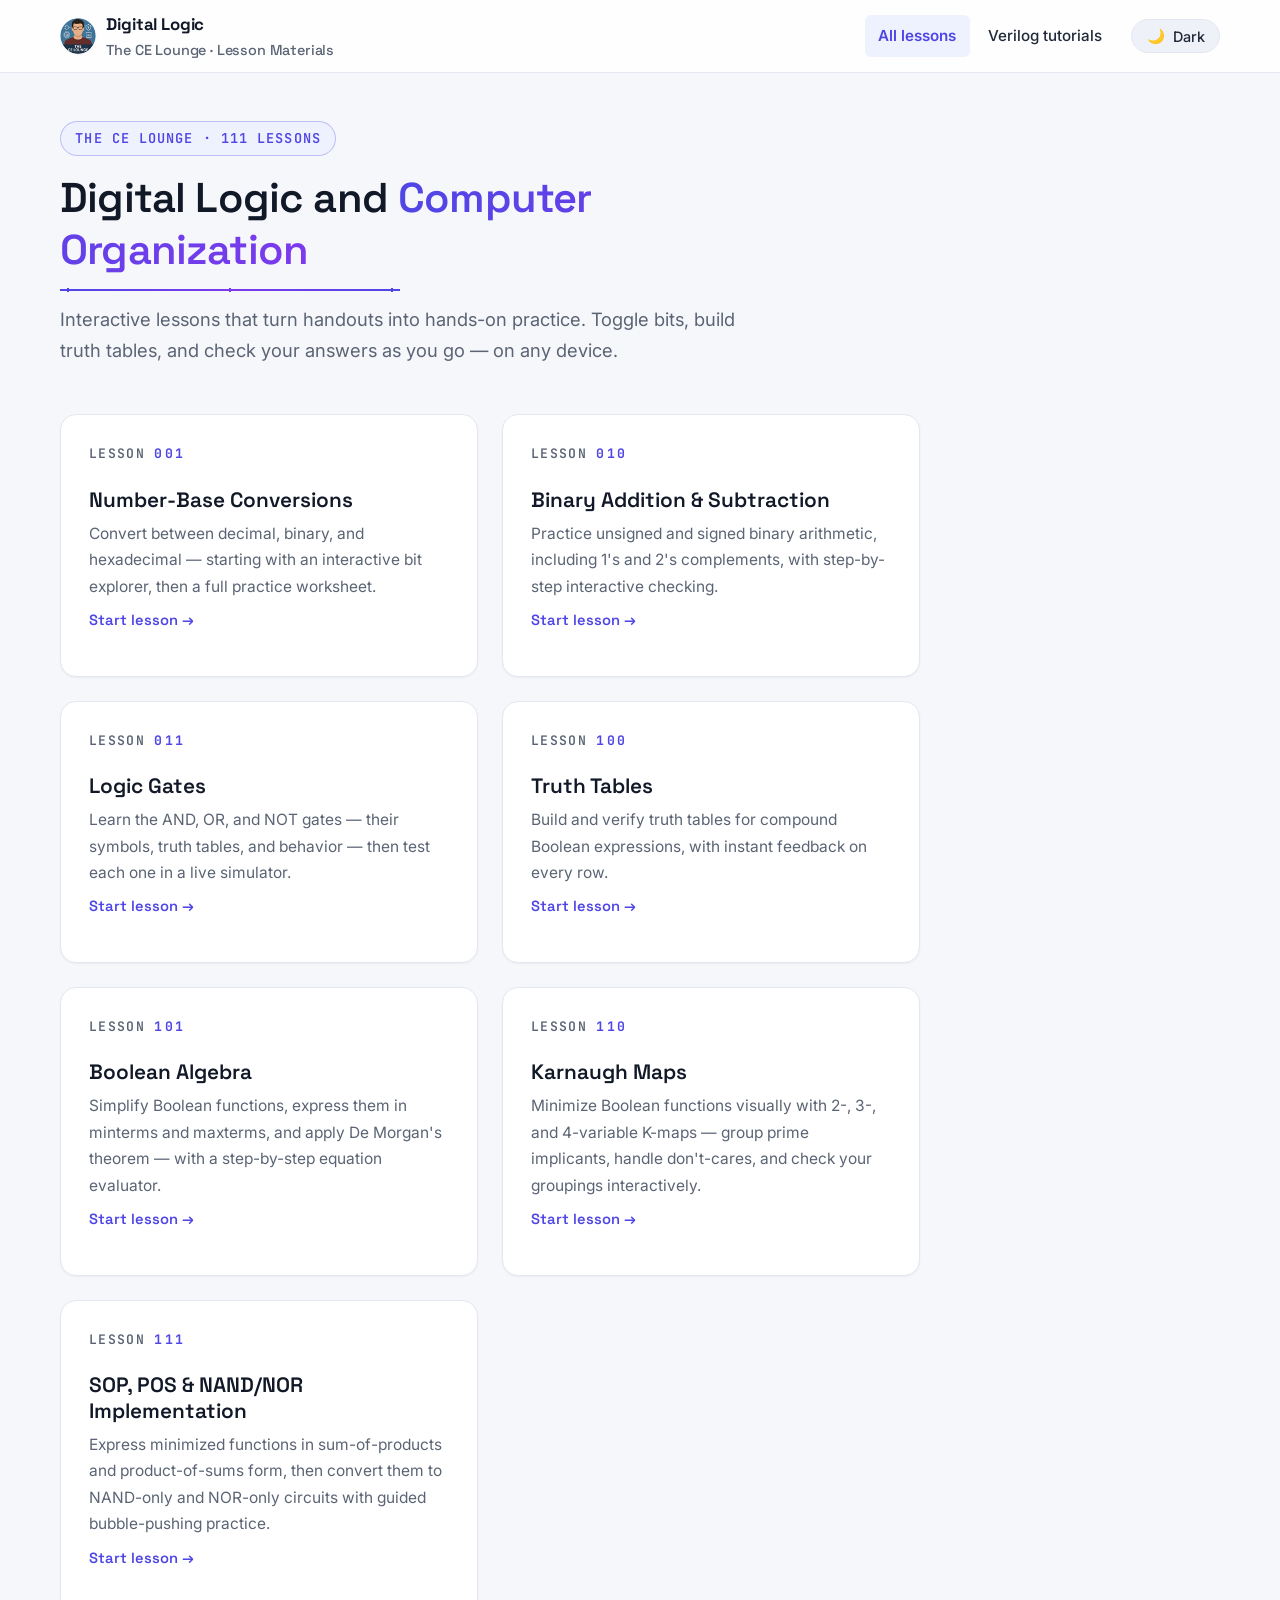
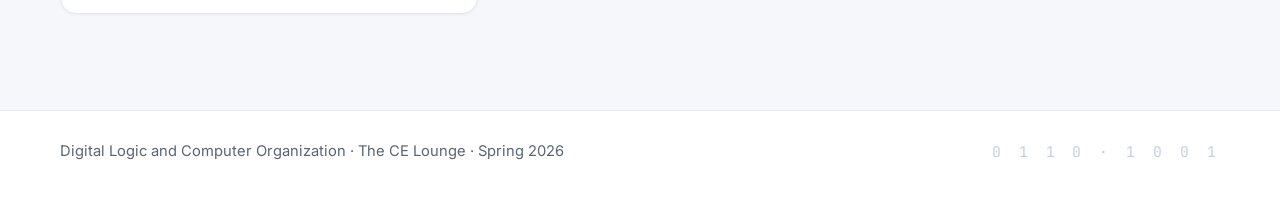
<file: index.html>
<!DOCTYPE html>
<html lang="en">
<head>
    <meta charset="UTF-8">
    <meta name="viewport" content="width=device-width, initial-scale=1.0">
    <title>Home · Digital Logic and Computer Organization</title>
    <meta name="description" content="Interactive lessons for The CE Lounge. Number bases, binary arithmetic, logic gates, truth tables, and Boolean algebra.">
    <link rel="icon" type="image/png" href="assets/images/favicon-32.png" sizes="32x32">
    <link rel="icon" type="image/png" href="assets/images/favicon-16.png" sizes="16x16">
    <link rel="apple-touch-icon" href="assets/images/apple-touch-icon.png">
    <link rel="preconnect" href="https://fonts.googleapis.com">
    <link rel="preconnect" href="https://fonts.gstatic.com" crossorigin>
    <link href="https://fonts.googleapis.com/css2?family=Space+Grotesk:wght@500;600;700&family=Inter:wght@400;500;600;700&family=JetBrains+Mono:wght@400;500;700&display=swap" rel="stylesheet">
    <link rel="stylesheet" href="assets/css/site.css">
    <script src="assets/js/site.js" defer></script>
</head>
<body>
    <a class="skip-link" href="#main-content">Skip to main content</a>

    <header class="site-header">
        <div class="header-inner">
            <a class="brand" href="index.html">
                <img class="brand-mark" src="assets/images/logo-mark-64.png" alt="" width="36" height="36">
                <span>Digital Logic<span class="brand-course">The CE Lounge · Lesson Materials</span></span>
            </a>
            <nav class="site-nav" aria-label="Course">
                <ul>
                    <li><a href="index.html" aria-current="page">All lessons</a></li>
                    <li><a href="verilog/index.html">Verilog tutorials</a></li>
                </ul>
            </nav>
            <button type="button" class="theme-toggle" aria-pressed="false" aria-label="Switch to dark theme">🌙<span class="theme-label">Dark</span></button>
        </div>
    </header>

    <div class="hero">
        <p class="eyebrow"><span aria-hidden="true">The CE Lounge · 111 lessons</span><span class="sr-only">The CE Lounge · 7 lessons</span></p>
        <h1>Digital Logic and <span class="accent">Computer Organization</span></h1>
        <hr class="trace-rule" aria-hidden="true">
        <p class="lede">Interactive lessons that turn handouts into hands-on practice. Toggle bits, build truth tables, and check your answers as you go — on any device.</p>
    </div>

    <div class="page-grid">
        <main id="main-content" class="content">
            <h2 class="sr-only">Lessons</h2>
            <ul class="lesson-list">
            <li>
                <article class="lesson-card">
                    <p class="lesson-num"><span aria-hidden="true">001</span><span class="sr-only">1</span></p>
                    <h3><a href="lessons/01-number-bases/index.html">Number-Base Conversions</a></h3>
                    <p class="lesson-desc">Convert between decimal, binary, and hexadecimal — starting with an interactive bit explorer, then a full practice worksheet.</p>
                    <p class="lesson-cta" aria-hidden="true">Start lesson →</p>
                </article>
            </li>
            <li>
                <article class="lesson-card">
                    <p class="lesson-num"><span aria-hidden="true">010</span><span class="sr-only">2</span></p>
                    <h3><a href="lessons/02-binary-arithmetic/index.html">Binary Addition &amp; Subtraction</a></h3>
                    <p class="lesson-desc">Practice unsigned and signed binary arithmetic, including 1's and 2's complements, with step-by-step interactive checking.</p>
                    <p class="lesson-cta" aria-hidden="true">Start lesson →</p>
                </article>
            </li>
            <li>
                <article class="lesson-card">
                    <p class="lesson-num"><span aria-hidden="true">011</span><span class="sr-only">3</span></p>
                    <h3><a href="lessons/03-logic-gates/index.html">Logic Gates</a></h3>
                    <p class="lesson-desc">Learn the AND, OR, and NOT gates — their symbols, truth tables, and behavior — then test each one in a live simulator.</p>
                    <p class="lesson-cta" aria-hidden="true">Start lesson →</p>
                </article>
            </li>
            <li>
                <article class="lesson-card">
                    <p class="lesson-num"><span aria-hidden="true">100</span><span class="sr-only">4</span></p>
                    <h3><a href="lessons/04-truth-tables/index.html">Truth Tables</a></h3>
                    <p class="lesson-desc">Build and verify truth tables for compound Boolean expressions, with instant feedback on every row.</p>
                    <p class="lesson-cta" aria-hidden="true">Start lesson →</p>
                </article>
            </li>
            <li>
                <article class="lesson-card">
                    <p class="lesson-num"><span aria-hidden="true">101</span><span class="sr-only">5</span></p>
                    <h3><a href="lessons/05-boolean-algebra/index.html">Boolean Algebra</a></h3>
                    <p class="lesson-desc">Simplify Boolean functions, express them in minterms and maxterms, and apply De Morgan's theorem — with a step-by-step equation evaluator.</p>
                    <p class="lesson-cta" aria-hidden="true">Start lesson →</p>
                </article>
            </li>
            <li>
                <article class="lesson-card">
                    <p class="lesson-num"><span aria-hidden="true">110</span><span class="sr-only">6</span></p>
                    <h3><a href="lessons/06-karnaugh-maps/index.html">Karnaugh Maps</a></h3>
                    <p class="lesson-desc">Minimize Boolean functions visually with 2-, 3-, and 4-variable K-maps — group prime implicants, handle don't-cares, and check your groupings interactively.</p>
                    <p class="lesson-cta" aria-hidden="true">Start lesson →</p>
                </article>
            </li>
            <li>
                <article class="lesson-card">
                    <p class="lesson-num"><span aria-hidden="true">111</span><span class="sr-only">7</span></p>
                    <h3><a href="lessons/07-sop-pos-nand-nor/index.html">SOP, POS &amp; NAND/NOR Implementation</a></h3>
                    <p class="lesson-desc">Express minimized functions in sum-of-products and product-of-sums form, then convert them to NAND-only and NOR-only circuits with guided bubble-pushing practice.</p>
                    <p class="lesson-cta" aria-hidden="true">Start lesson →</p>
                </article>
            </li>
            </ul>
        </main>
    </div>

    <footer class="site-footer">
        <div class="footer-inner">
            <p>Digital Logic and Computer Organization · The CE Lounge · Spring 2026</p>
            <p class="bits" aria-hidden="true">0 1 1 0 · 1 0 0 1</p>
        </div>
    </footer>
</body>
</html>
</file>
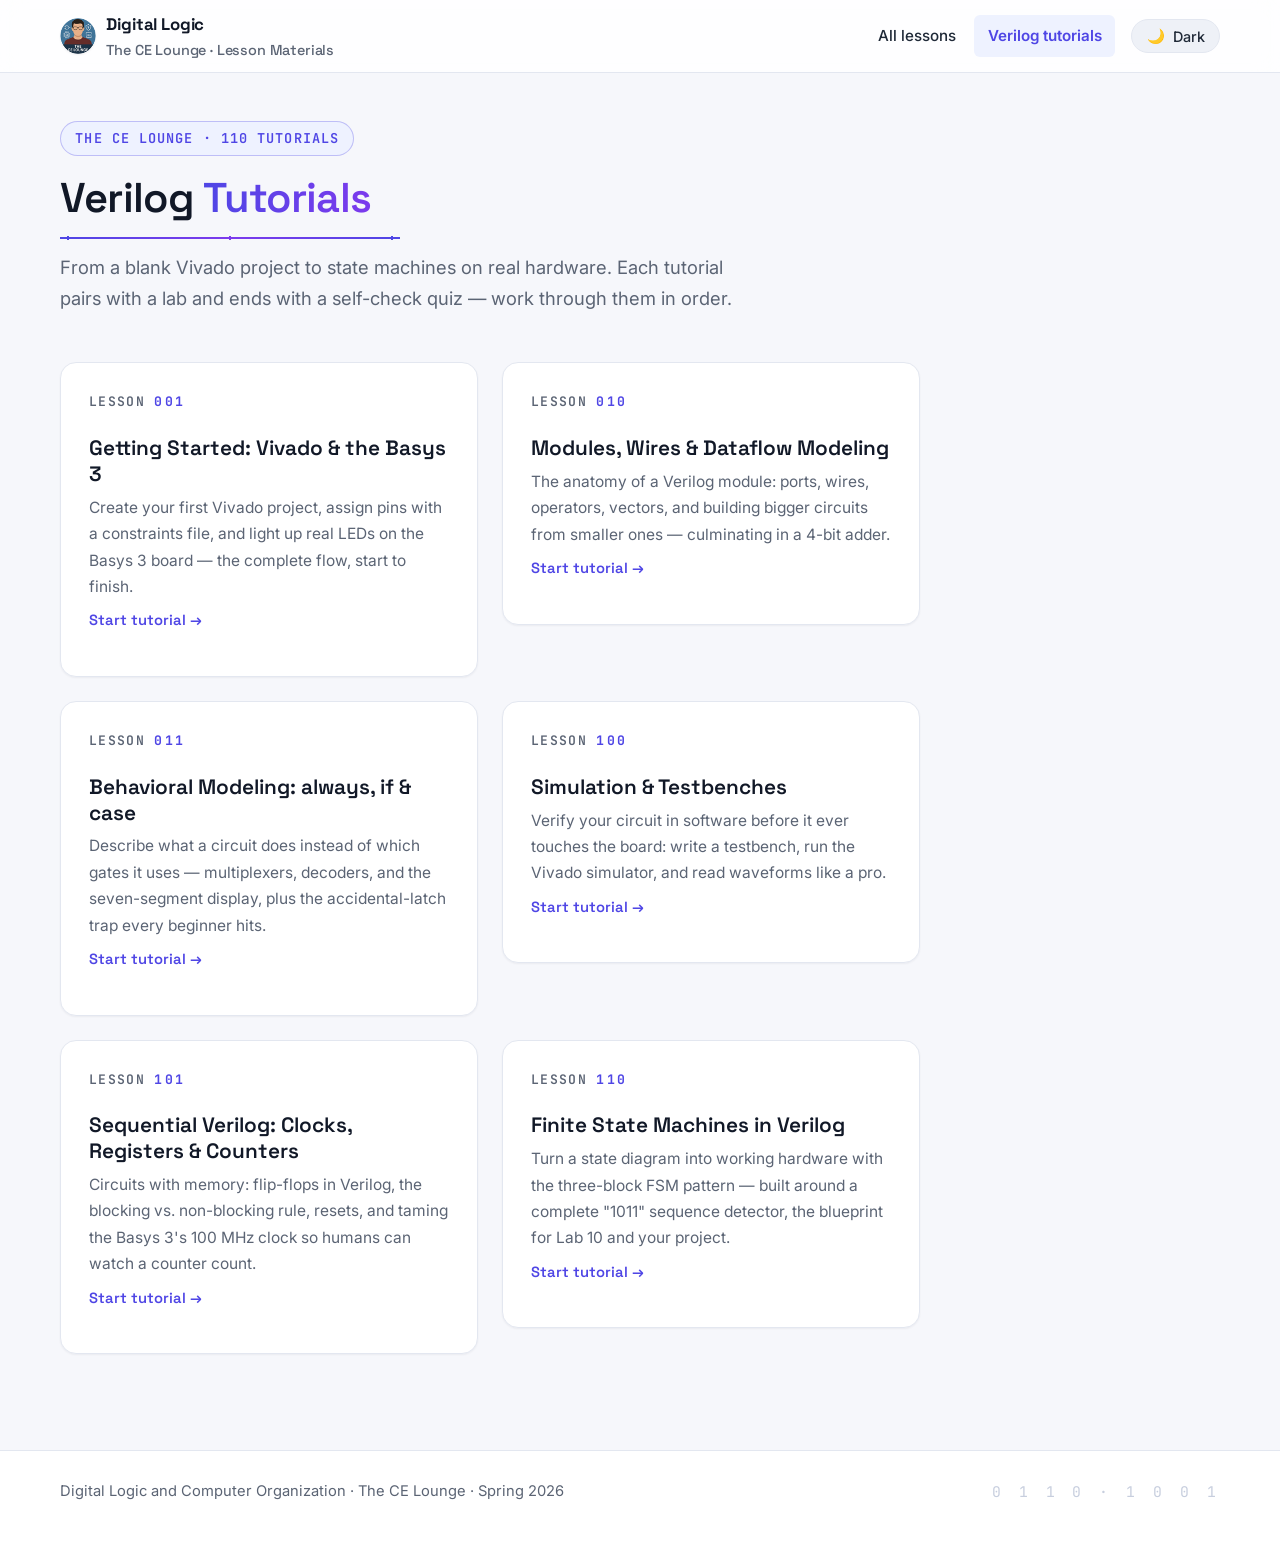
<file: verilog/index.html>
<!DOCTYPE html>
<html lang="en">
<head>
    <meta charset="UTF-8">
    <meta name="viewport" content="width=device-width, initial-scale=1.0">
    <title>Verilog Tutorials · Digital Logic and Computer Organization</title>
    <meta name="description" content="Six hands-on tutorials taking you from a blank Vivado project to finite state machines on the Basys 3 FPGA.">
    <link rel="icon" type="image/png" href="../assets/images/favicon-32.png" sizes="32x32">
    <link rel="icon" type="image/png" href="../assets/images/favicon-16.png" sizes="16x16">
    <link rel="apple-touch-icon" href="../assets/images/apple-touch-icon.png">
    <link rel="preconnect" href="https://fonts.googleapis.com">
    <link rel="preconnect" href="https://fonts.gstatic.com" crossorigin>
    <link href="https://fonts.googleapis.com/css2?family=Space+Grotesk:wght@500;600;700&family=Inter:wght@400;500;600;700&family=JetBrains+Mono:wght@400;500;700&display=swap" rel="stylesheet">
    <link rel="stylesheet" href="../assets/css/site.css">
    <script src="../assets/js/site.js" defer></script>
    <script src="../assets/js/verilog-lessons.js" defer></script>
</head>
<body>
    <a class="skip-link" href="#main-content">Skip to main content</a>

    <header class="site-header">
        <div class="header-inner">
            <a class="brand" href="../index.html">
                <img class="brand-mark" src="../assets/images/logo-mark-64.png" alt="" width="36" height="36">
                <span>Digital Logic<span class="brand-course">The CE Lounge · Lesson Materials</span></span>
            </a>
            <nav class="site-nav" aria-label="Course">
                <ul>
                    <li><a href="../index.html">All lessons</a></li>
                    <li><a href="../verilog/index.html" aria-current="page">Verilog tutorials</a></li>
                </ul>
            </nav>
            <button type="button" class="theme-toggle" aria-pressed="false" aria-label="Switch to dark theme">🌙<span class="theme-label">Dark</span></button>
        </div>
    </header>

    <div class="hero">
        <p class="eyebrow"><span aria-hidden="true">The CE Lounge · 110 tutorials</span><span class="sr-only">The CE Lounge · 6 tutorials</span></p>
        <h1>Verilog <span class="accent">Tutorials</span></h1>
        <hr class="trace-rule" aria-hidden="true">
        <p class="lede">From a blank Vivado project to state machines on real hardware. Each tutorial pairs with a lab and ends with a self-check quiz — work through them in order.</p>
    </div>

    <div class="page-grid">
        <main id="main-content" class="content">
            <h2 class="sr-only">Tutorials</h2>
            <ul class="lesson-list">
            <li>
                <article class="lesson-card">
                    <p class="lesson-num"><span aria-hidden="true">001</span><span class="sr-only">1</span></p>
                    <h3><a href="01-vivado-basys3/index.html">Getting Started: Vivado &amp; the Basys 3</a></h3>
                    <p class="lesson-desc">Create your first Vivado project, assign pins with a constraints file, and light up real LEDs on the Basys 3 board — the complete flow, start to finish.</p>
                    <p class="lesson-cta" aria-hidden="true">Start tutorial →</p>
                </article>
            </li>
            <li>
                <article class="lesson-card">
                    <p class="lesson-num"><span aria-hidden="true">010</span><span class="sr-only">2</span></p>
                    <h3><a href="02-modules-and-dataflow/index.html">Modules, Wires &amp; Dataflow Modeling</a></h3>
                    <p class="lesson-desc">The anatomy of a Verilog module: ports, wires, operators, vectors, and building bigger circuits from smaller ones — culminating in a 4-bit adder.</p>
                    <p class="lesson-cta" aria-hidden="true">Start tutorial →</p>
                </article>
            </li>
            <li>
                <article class="lesson-card">
                    <p class="lesson-num"><span aria-hidden="true">011</span><span class="sr-only">3</span></p>
                    <h3><a href="03-behavioral-modeling/index.html">Behavioral Modeling: always, if &amp; case</a></h3>
                    <p class="lesson-desc">Describe what a circuit does instead of which gates it uses — multiplexers, decoders, and the seven-segment display, plus the accidental-latch trap every beginner hits.</p>
                    <p class="lesson-cta" aria-hidden="true">Start tutorial →</p>
                </article>
            </li>
            <li>
                <article class="lesson-card">
                    <p class="lesson-num"><span aria-hidden="true">100</span><span class="sr-only">4</span></p>
                    <h3><a href="04-testbenches/index.html">Simulation &amp; Testbenches</a></h3>
                    <p class="lesson-desc">Verify your circuit in software before it ever touches the board: write a testbench, run the Vivado simulator, and read waveforms like a pro.</p>
                    <p class="lesson-cta" aria-hidden="true">Start tutorial →</p>
                </article>
            </li>
            <li>
                <article class="lesson-card">
                    <p class="lesson-num"><span aria-hidden="true">101</span><span class="sr-only">5</span></p>
                    <h3><a href="05-sequential-logic/index.html">Sequential Verilog: Clocks, Registers &amp; Counters</a></h3>
                    <p class="lesson-desc">Circuits with memory: flip-flops in Verilog, the blocking vs. non-blocking rule, resets, and taming the Basys 3&#39;s 100 MHz clock so humans can watch a counter count.</p>
                    <p class="lesson-cta" aria-hidden="true">Start tutorial →</p>
                </article>
            </li>
            <li>
                <article class="lesson-card">
                    <p class="lesson-num"><span aria-hidden="true">110</span><span class="sr-only">6</span></p>
                    <h3><a href="06-state-machines/index.html">Finite State Machines in Verilog</a></h3>
                    <p class="lesson-desc">Turn a state diagram into working hardware with the three-block FSM pattern — built around a complete "1011" sequence detector, the blueprint for Lab 10 and your project.</p>
                    <p class="lesson-cta" aria-hidden="true">Start tutorial →</p>
                </article>
            </li>
            </ul>
        </main>
    </div>

    <footer class="site-footer">
        <div class="footer-inner">
            <p>Digital Logic and Computer Organization · The CE Lounge · Spring 2026</p>
            <p class="bits" aria-hidden="true">0 1 1 0 · 1 0 0 1</p>
        </div>
    </footer>
</body>
</html>
</file>
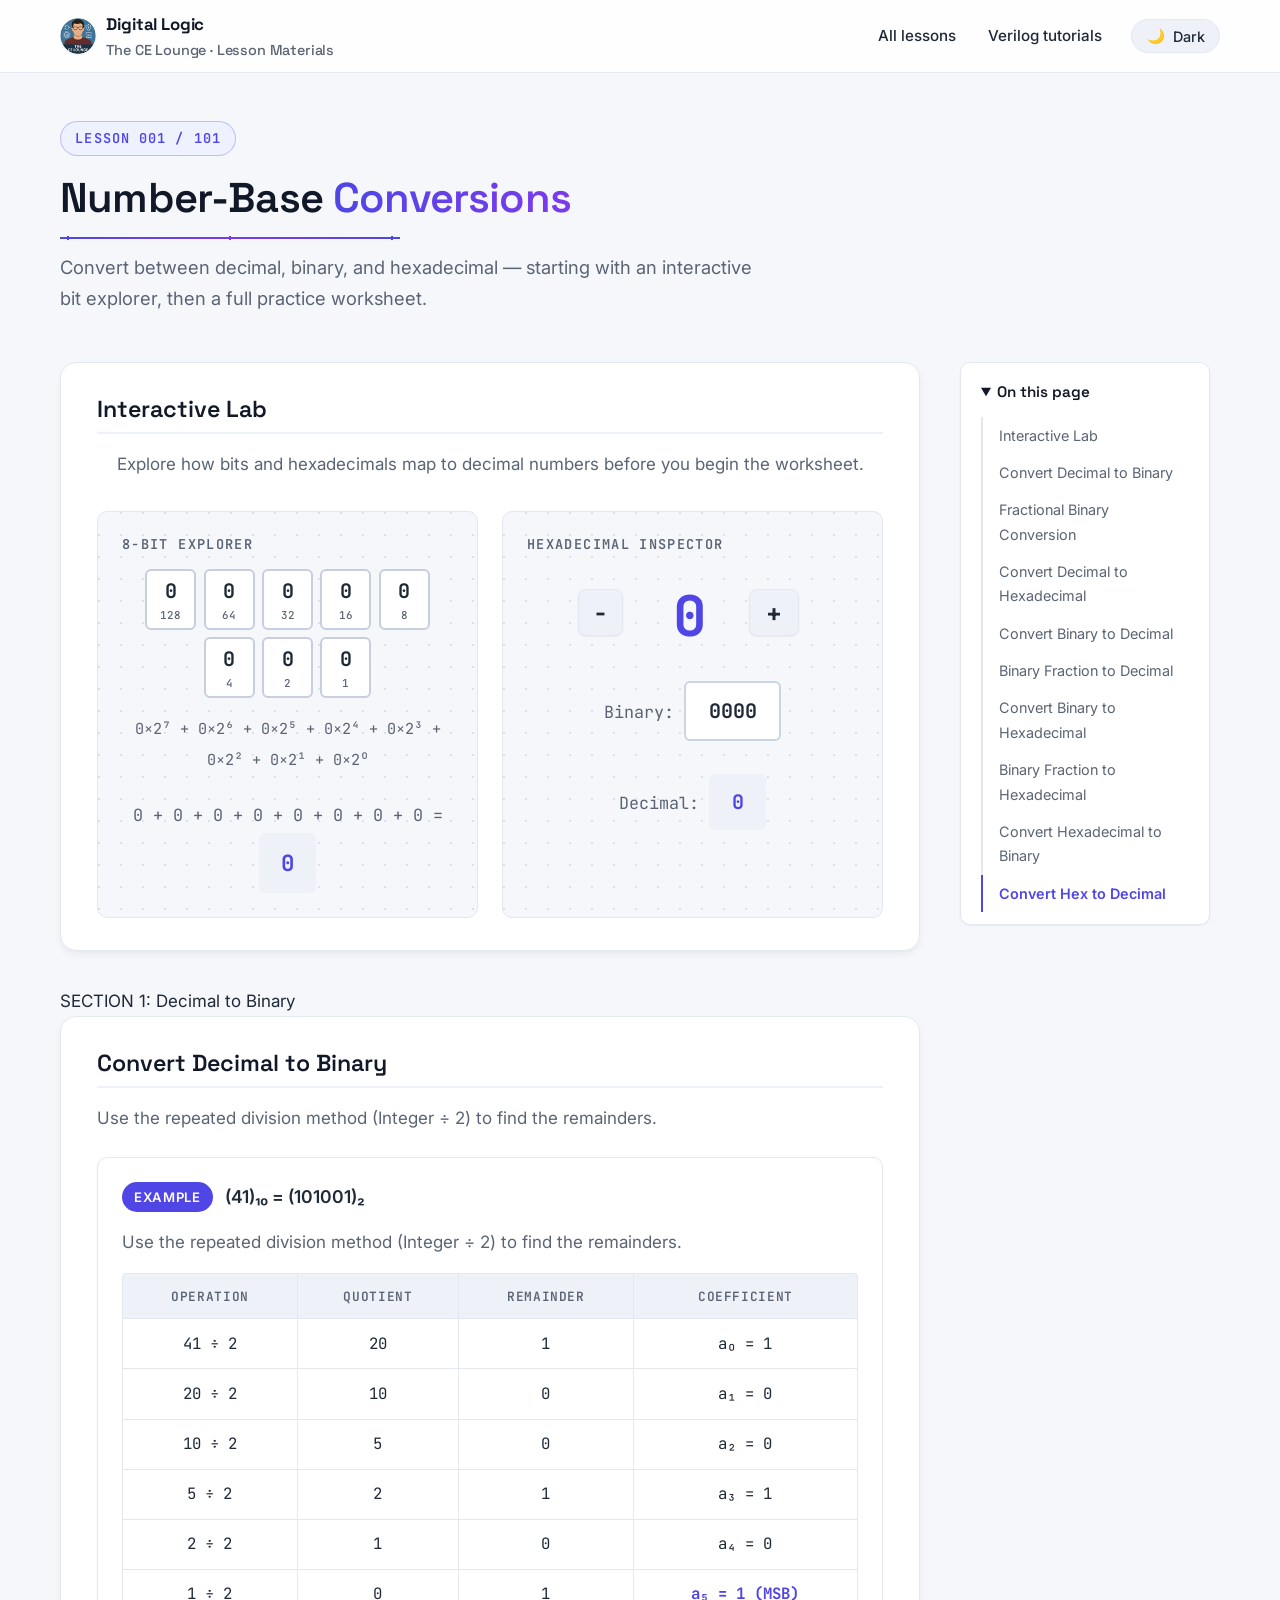
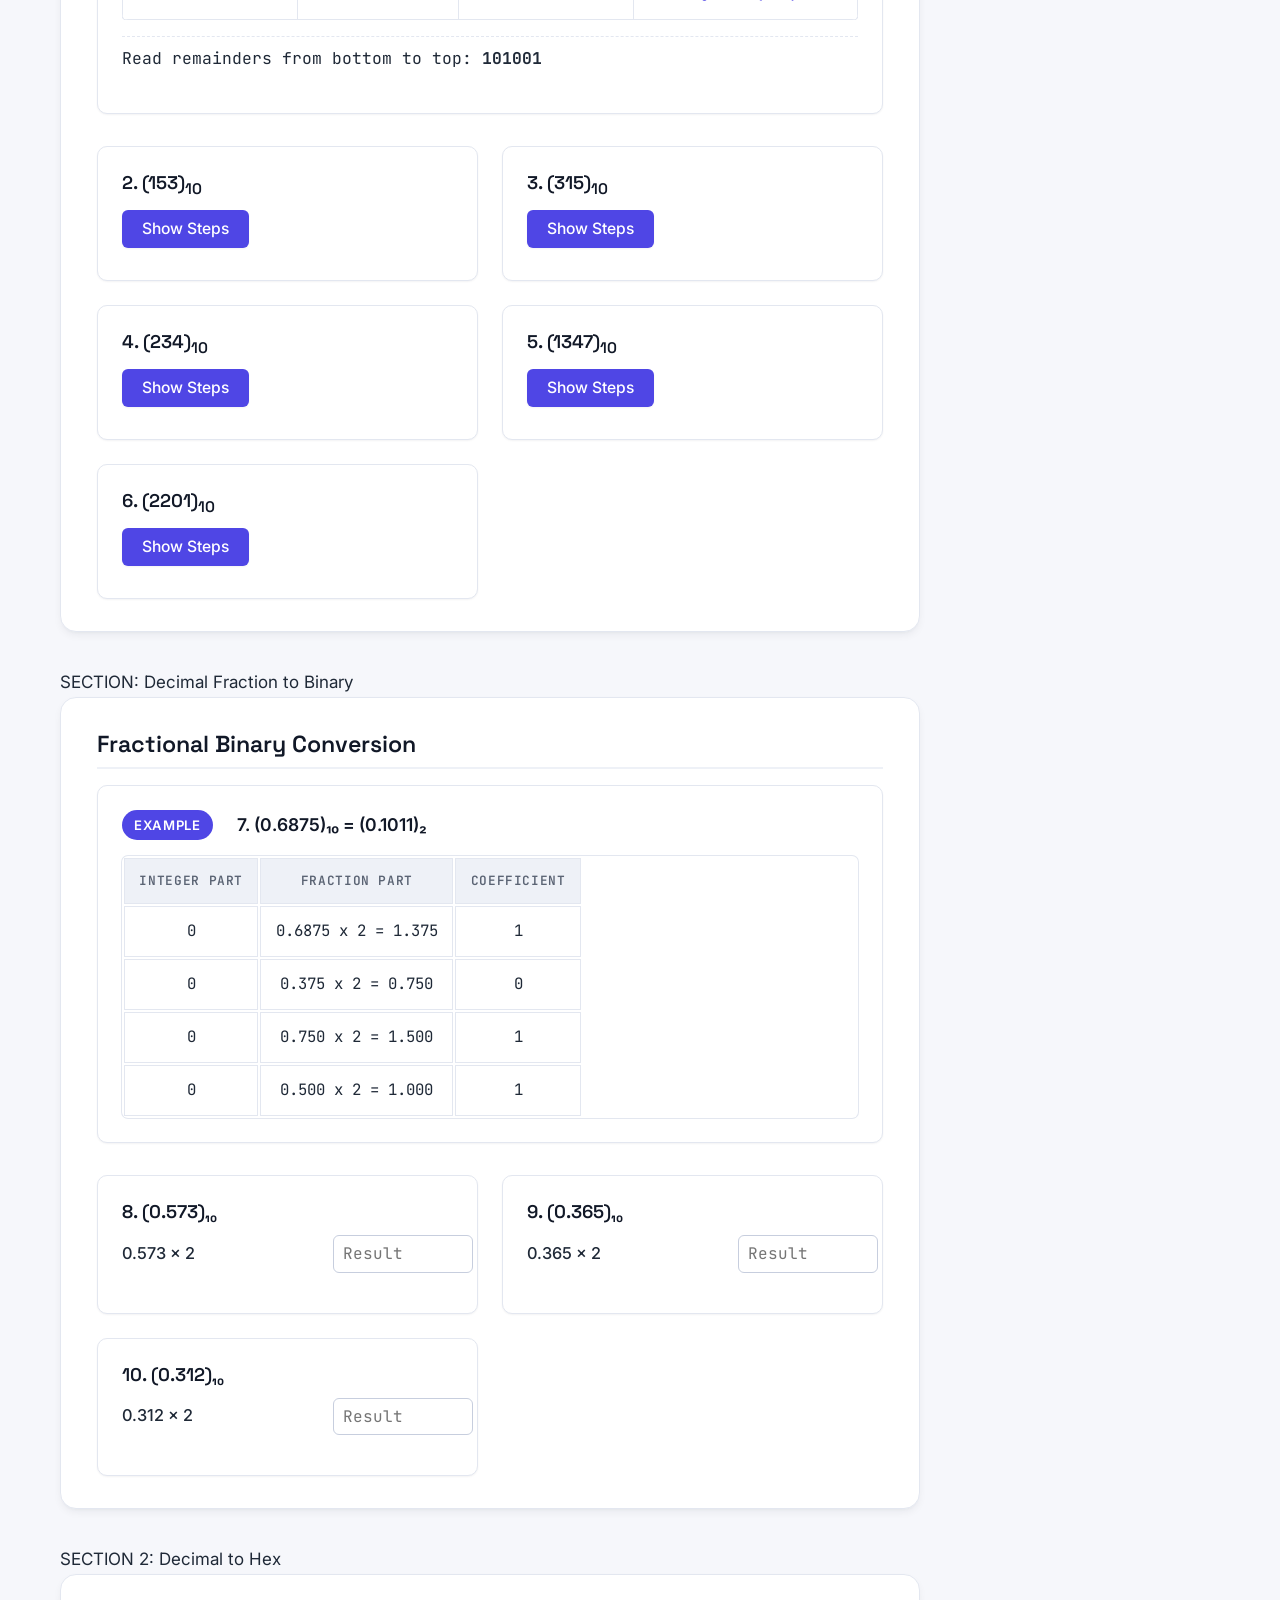
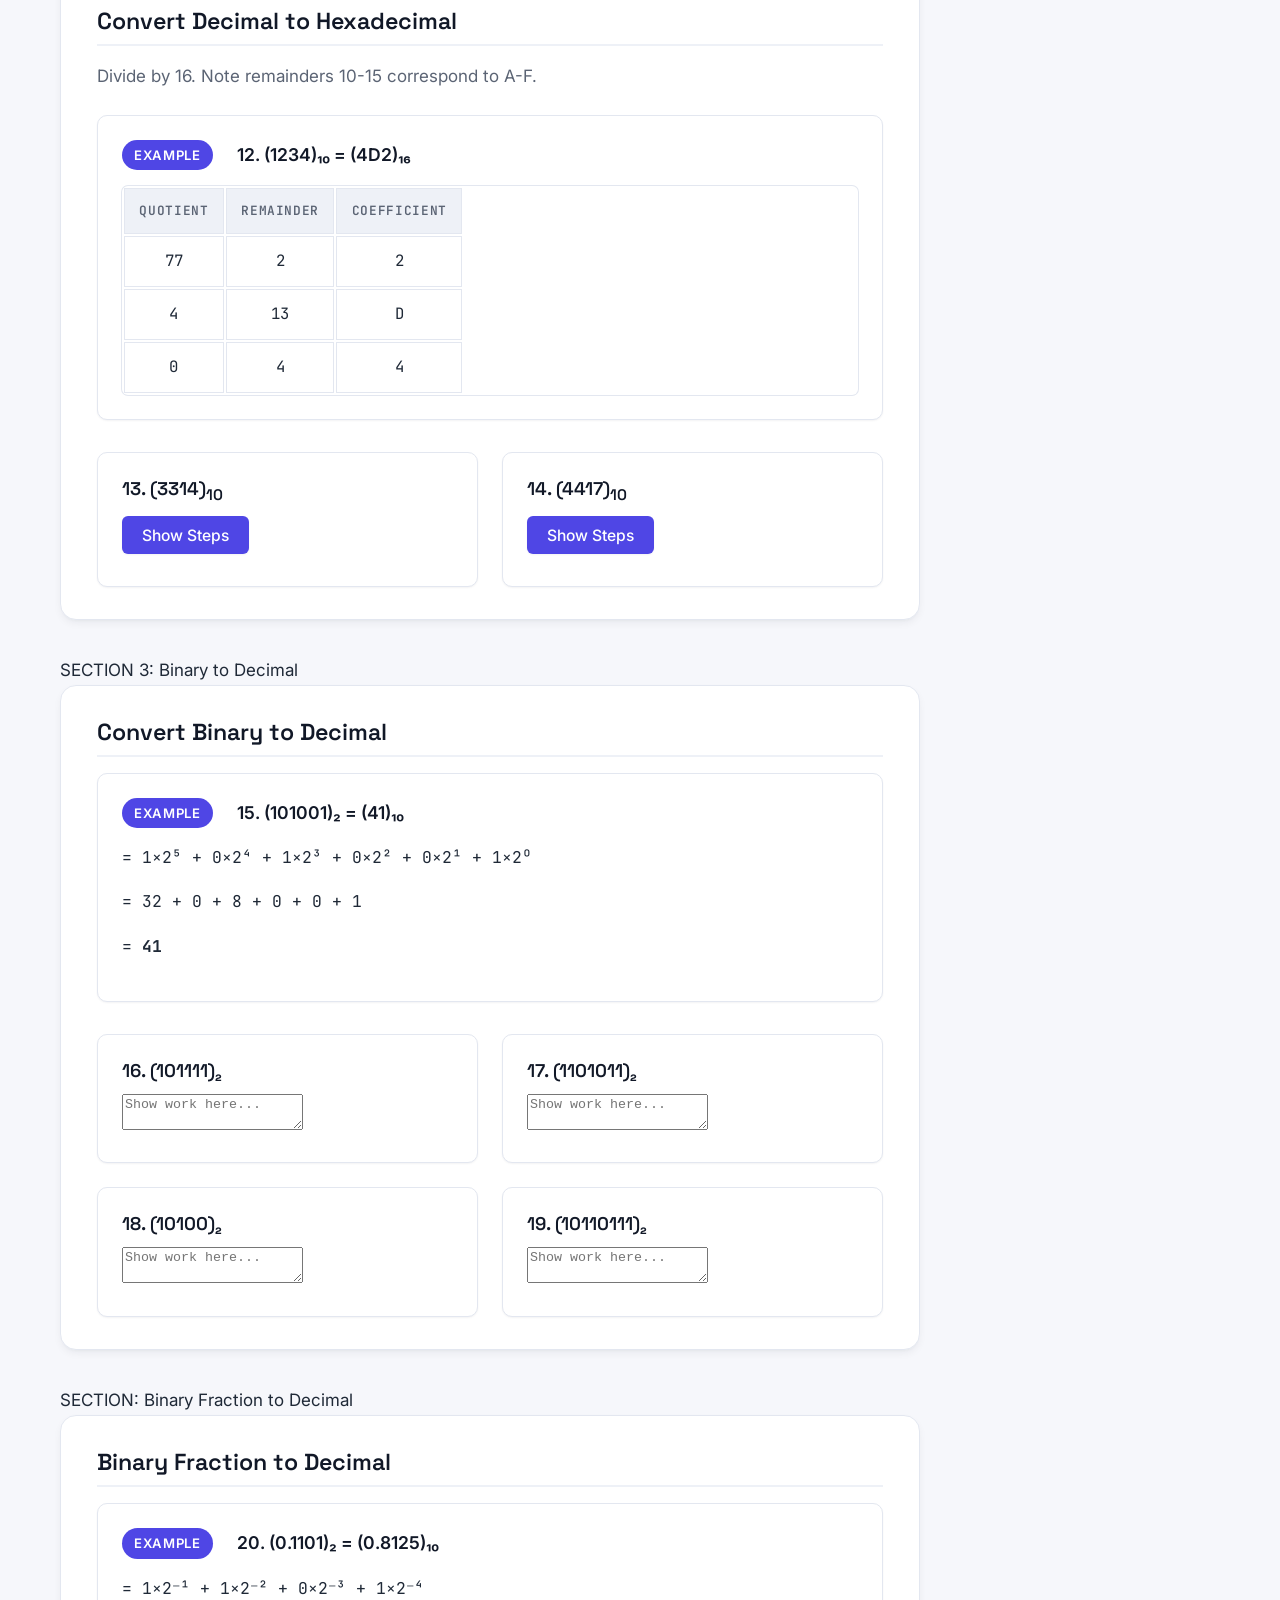
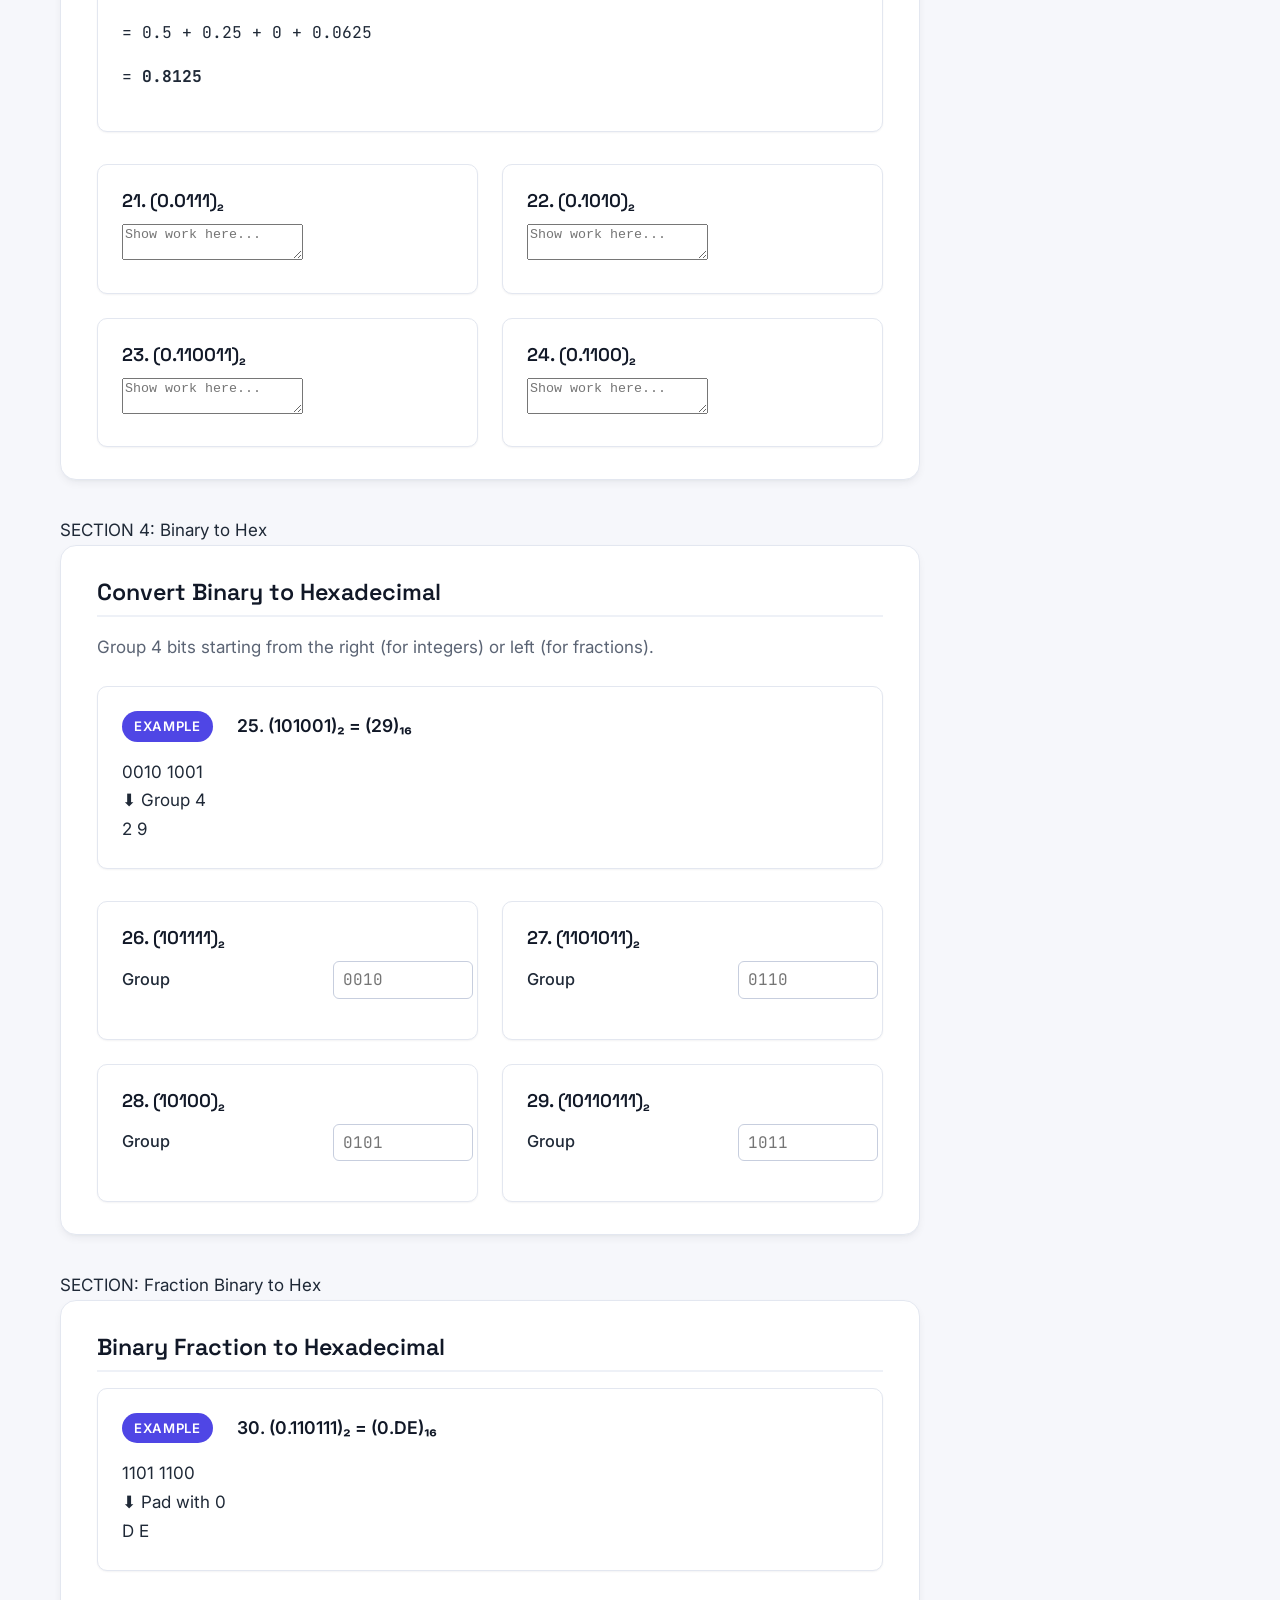
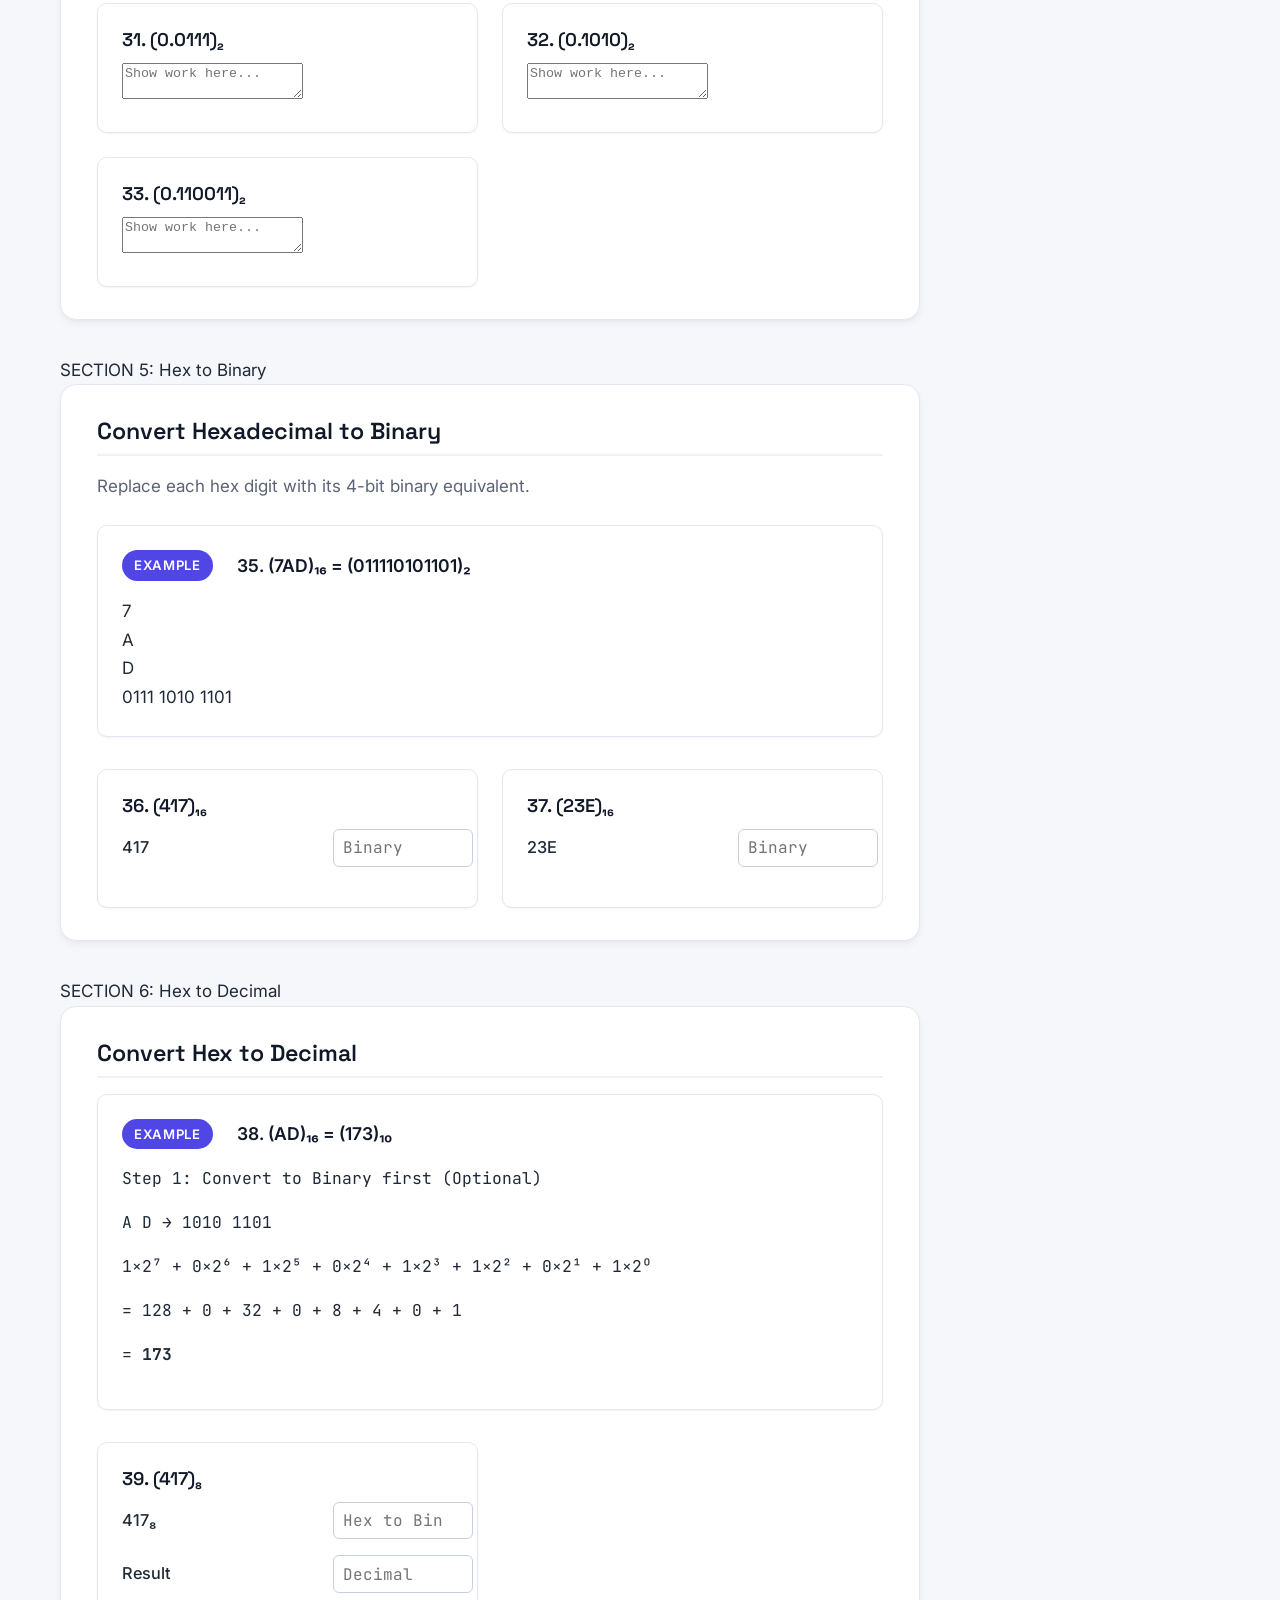
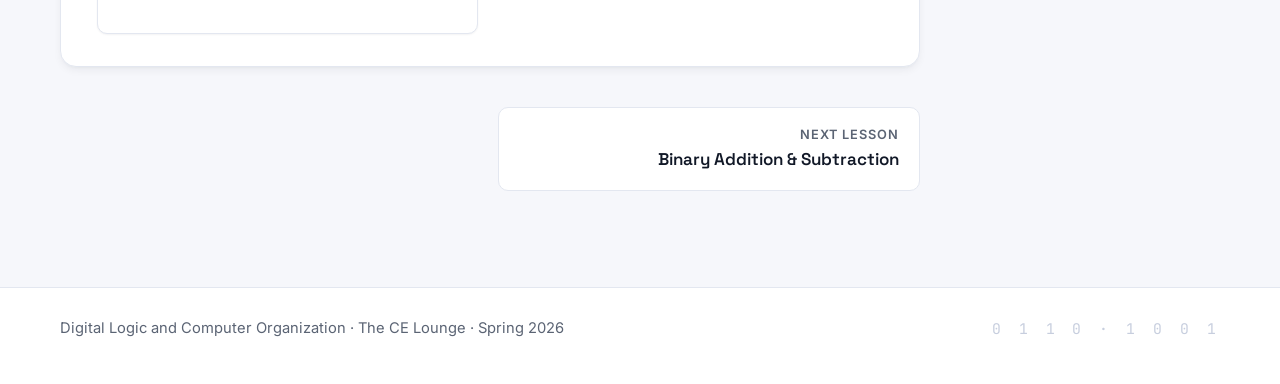
<file: lessons/01-number-bases/index.html>
<!DOCTYPE html>
<html lang="en">
<head>
    <meta charset="UTF-8">
    <meta name="viewport" content="width=device-width, initial-scale=1.0">
    <title>Number-Base Conversions · Digital Logic and Computer Organization</title>
    <meta name="description" content="Convert between decimal, binary, and hexadecimal — starting with an interactive bit explorer, then a full practice worksheet.">
    <link rel="icon" type="image/png" href="../../assets/images/favicon-32.png" sizes="32x32">
    <link rel="icon" type="image/png" href="../../assets/images/favicon-16.png" sizes="16x16">
    <link rel="apple-touch-icon" href="../../assets/images/apple-touch-icon.png">
    <link rel="preconnect" href="https://fonts.googleapis.com">
    <link rel="preconnect" href="https://fonts.gstatic.com" crossorigin>
    <link href="https://fonts.googleapis.com/css2?family=Space+Grotesk:wght@500;600;700&family=Inter:wght@400;500;600;700&family=JetBrains+Mono:wght@400;500;700&display=swap" rel="stylesheet">
    <link rel="stylesheet" href="../../assets/css/site.css">
    <script src="../../assets/js/site.js" defer></script>
    <script src="number_bases.js" defer></script>
</head>
<body>
    <a class="skip-link" href="#main-content">Skip to main content</a>

    <header class="site-header">
        <div class="header-inner">
            <a class="brand" href="../../index.html">
                <img class="brand-mark" src="../../assets/images/logo-mark-64.png" alt="" width="36" height="36">
                <span>Digital Logic<span class="brand-course">The CE Lounge · Lesson Materials</span></span>
            </a>
            <nav class="site-nav" aria-label="Course">
                <ul>
                    <li><a href="../../index.html">All lessons</a></li>
                    <li><a href="../../verilog/index.html">Verilog tutorials</a></li>
                </ul>
            </nav>
            <button type="button" class="theme-toggle" aria-pressed="false" aria-label="Switch to dark theme">🌙<span class="theme-label">Dark</span></button>
        </div>
    </header>

    <div class="hero">
        <p class="eyebrow"><span aria-hidden="true">Lesson 001 / 101</span><span class="sr-only">Lesson 1 of 5</span></p>
        <h1>Number-Base <span class="accent">Conversions</span></h1>
        <hr class="trace-rule" aria-hidden="true">
        <p class="lede">Convert between decimal, binary, and hexadecimal — starting with an interactive bit explorer, then a full practice worksheet.</p>
    </div>

    <div class="page-grid">
        <main id="main-content" class="content">

<section class="section" id="interactive-lab">
<h2>Interactive Lab</h2>
<p style="text-align: center; color: var(--text-muted); margin-bottom: 2rem;">Explore how bits and hexadecimals map to decimal numbers before you begin the worksheet.</p>
<div class="simulators-grid">
<div aria-label="Interactive Binary to Decimal Explorer" class="simulator" role="region">
<h3 aria-hidden="true">8-Bit Explorer</h3>
<div class="sim-container">
<div aria-label="Binary Bits" class="bit-row" role="group">
<button aria-pressed="false" class="bit-btn" id="bit-7" onclick="toggleBit(7)" type="button">0<br/><span>128</span></button>
<button aria-pressed="false" class="bit-btn" id="bit-6" onclick="toggleBit(6)" type="button">0<br/><span>64</span></button>
<button aria-pressed="false" class="bit-btn" id="bit-5" onclick="toggleBit(5)" type="button">0<br/><span>32</span></button>
<button aria-pressed="false" class="bit-btn" id="bit-4" onclick="toggleBit(4)" type="button">0<br/><span>16</span></button>
<button aria-pressed="false" class="bit-btn" id="bit-3" onclick="toggleBit(3)" type="button">0<br/><span>8</span></button>
<button aria-pressed="false" class="bit-btn" id="bit-2" onclick="toggleBit(2)" type="button">0<br/><span>4</span></button>
<button aria-pressed="false" class="bit-btn" id="bit-1" onclick="toggleBit(1)" type="button">0<br/><span>2</span></button>
<button aria-pressed="false" class="bit-btn" id="bit-0" onclick="toggleBit(0)" type="button">0<br/><span>1</span></button>
</div>
<div aria-hidden="true" class="sim-equation" id="bin-powers" style="margin-bottom: 0.5rem; font-size: 0.95rem;">
                                    0×2⁷ + 0×2⁶ + 0×2⁵ + 0×2⁴ + 0×2³ + 0×2² + 0×2¹ + 0×2⁰
                                </div>
<div aria-hidden="true" class="sim-equation" id="bin-equation">
                                    0 + 0 + 0 + 0 + 0 + 0 + 0 + 0 = <br/>
<span class="sim-result">0</span>
</div>
<div aria-live="polite" class="sr-only" id="bin-announcer">Decimal value is 0</div>
</div>
</div>
<div aria-label="Interactive Hexadecimal Inspector" class="simulator" role="region">
<h3 aria-hidden="true">Hexadecimal Inspector</h3>
<div class="sim-container">
<div style="display: flex; gap: 1.5rem; align-items: center;">
<button onclick="changeHex(-1)" style="padding: 0.5rem 1rem; font-size: 1.5rem; font-weight:bold; background: var(--code-bg); color: var(--text-main); border: 1px solid var(--border-color); border-radius: 8px; cursor: pointer;" type="button">-</button>
<div aria-live="polite" id="hex-display" style="font-size: 3.5rem; font-family: 'JetBrains Mono', monospace; font-weight: 700; color: var(--primary-color); width: 70px; text-align: center;">0</div>
<button onclick="changeHex(1)" style="padding: 0.5rem 1rem; font-size: 1.5rem; font-weight:bold; background: var(--code-bg); color: var(--text-main); border: 1px solid var(--border-color); border-radius: 8px; cursor: pointer;" type="button">+</button>
</div>
<div class="sim-equation">
                                    Binary: <span class="sim-result" id="hex-bin-out" style="background: #fff; border: 2px solid #cbd5e1; color: var(--text-main); font-size: 1.25rem;">0000</span><br/><br/>
                                    Decimal: <span class="sim-result" id="hex-dec-out" style="font-size: 1.25rem;">0</span>
</div>
</div>
</div>
</div>
</section>
 SECTION 1: Decimal to Binary 
<section class="section" id="sec-int-bin">
<h2>Convert Decimal to Binary</h2>
<p class="section-intro">Use the repeated division method (Integer ÷ 2) to find the remainders.</p>
<!-- Example 1 -->
<div class="card example-card">
<div style="display: flex; align-items: center; margin-bottom: 1rem;">
<span class="badge">Example</span>
<span style="font-weight: 600; font-size: 1.1rem;">(41)₁₀ = (101001)₂</span>
</div>
<p style="margin-bottom: 1rem; color: var(--text-muted);">Use the repeated division method (Integer ÷ 2) to find the remainders.</p>
<div style="overflow-x: auto; margin-bottom: 1rem;">
<table class="calc-table">
<thead>
<tr>
<th>Operation</th>
<th>Quotient</th>
<th>Remainder</th>
<th>Coefficient</th>
</tr>
</thead>
<tbody>
<tr>
<td>41 ÷ 2</td>
<td>20</td>
<td>1</td>
<td>a₀ = 1</td>
</tr>
<tr>
<td>20 ÷ 2</td>
<td>10</td>
<td>0</td>
<td>a₁ = 0</td>
</tr>
<tr>
<td>10 ÷ 2</td>
<td>5</td>
<td>0</td>
<td>a₂ = 0</td>
</tr>
<tr>
<td>5 ÷ 2</td>
<td>2</td>
<td>1</td>
<td>a₃ = 1</td>
</tr>
<tr>
<td>2 ÷ 2</td>
<td>1</td>
<td>0</td>
<td>a₄ = 0</td>
</tr>
<tr>
<td>1 ÷ 2</td>
<td>0</td>
<td>1</td>
<td style="color: var(--primary-color); font-weight: bold;">a₅ = 1 (MSB)</td>
</tr>
</tbody>
</table>
</div>
<div class="formula-box" style="margin-top: 0; padding-top: 0.5rem; border-top: 1px dashed var(--border-color);">
<p>Read remainders from bottom to top: <strong>101001</strong></p>
</div>
</div>
<!-- Problems 2-6 -->
<div class="problem-grid">
<div class="card" id="dec2bin-153">
<h3>2. (153)<sub>10</sub></h3>
<button class="show-steps-btn" onclick="showDec2BinSteps(153, 'dec2bin-153')">Show Steps</button>
<button class="hide-steps-btn" onclick="hideDec2BinSteps('dec2bin-153')" style="display:none;">Hide Steps</button>
<form class="steps-form" style="margin-top:1rem; display:none;"></form>
<button class="check-steps-btn" onclick="checkDec2BinSteps(event, 153, 'dec2bin-153')" style="display:none; margin-top:1rem;">Check Answers</button>
<div class="feedback" style="margin-top:0.5rem;"></div>
</div>
<div class="card" id="dec2bin-315">
<h3>3. (315)<sub>10</sub></h3>
<button class="show-steps-btn" onclick="showDec2BinSteps(315, 'dec2bin-315')">Show Steps</button>
<button class="hide-steps-btn" onclick="hideDec2BinSteps('dec2bin-315')" style="display:none;">Hide Steps</button>
<form class="steps-form" style="margin-top:1rem; display:none;"></form>
<button class="check-steps-btn" onclick="checkDec2BinSteps(event, 315, 'dec2bin-315')" style="display:none; margin-top:1rem;">Check Answers</button>
<div class="feedback" style="margin-top:0.5rem;"></div>
</div>
<div class="card" id="dec2bin-234">
<h3>4. (234)<sub>10</sub></h3>
<button class="show-steps-btn" onclick="showDec2BinSteps(234, 'dec2bin-234')">Show Steps</button>
<button class="hide-steps-btn" onclick="hideDec2BinSteps('dec2bin-234')" style="display:none;">Hide Steps</button>
<form class="steps-form" style="margin-top:1rem; display:none;"></form>
<button class="check-steps-btn" onclick="checkDec2BinSteps(event, 234, 'dec2bin-234')" style="display:none; margin-top:1rem;">Check Answers</button>
<div class="feedback" style="margin-top:0.5rem;"></div>
</div>
<div class="card" id="dec2bin-1347">
<h3>5. (1347)<sub>10</sub></h3>
<button class="show-steps-btn" onclick="showDec2BinSteps(1347, 'dec2bin-1347')">Show Steps</button>
<button class="hide-steps-btn" onclick="hideDec2BinSteps('dec2bin-1347')" style="display:none;">Hide Steps</button>
<form class="steps-form" style="margin-top:1rem; display:none;"></form>
<button class="check-steps-btn" onclick="checkDec2BinSteps(event, 1347, 'dec2bin-1347')" style="display:none; margin-top:1rem;">Check Answers</button>
<div class="feedback" style="margin-top:0.5rem;"></div>
</div>
<div class="card" id="dec2bin-2201">
<h3>6. (2201)<sub>10</sub></h3>
<button class="show-steps-btn" onclick="showDec2BinSteps(2201, 'dec2bin-2201')">Show Steps</button>
<button class="hide-steps-btn" onclick="hideDec2BinSteps('dec2bin-2201')" style="display:none;">Hide Steps</button>
<form class="steps-form" style="margin-top:1rem; display:none;"></form>
<button class="check-steps-btn" onclick="checkDec2BinSteps(event, 2201, 'dec2bin-2201')" style="display:none; margin-top:1rem;">Check Answers</button>
<div class="feedback" style="margin-top:0.5rem;"></div>
</div>
</div>
<script>
// Utility: Generate all division steps for decimal to binary
function getDec2BinSteps(n) {
    const steps = [];
    let current = n;
    while (current > 0) {
        let quotient = Math.floor(current / 2);
        let remainder = current % 2;
        steps.push({dividend: current, quotient, remainder});
        current = quotient;
    }
    return steps;
}

// Show steps UI for a given problem
function showDec2BinSteps(n, cardId) {
    const card = document.getElementById(cardId);
    const form = card.querySelector('.steps-form');
    const checkBtn = card.querySelector('.check-steps-btn');
    const hideBtn = card.querySelector('.hide-steps-btn');
    const showBtn = card.querySelector('.show-steps-btn');
    const feedback = card.querySelector('.feedback');
    form.innerHTML = '';
    feedback.textContent = '';
    const steps = getDec2BinSteps(n);
    steps.forEach((step, idx) => {
        form.innerHTML += `
            <div class="calc-box" style="margin-bottom:0.5rem;">
                <div class="input-group">
                    <span>${step.dividend} / 2</span>
                    <input type="number" step="1" class="quotient" data-step="${idx}" placeholder="Quotient">
                </div>
                <div class="input-group">
                    <span>${step.dividend} % 2</span>
                    <input type="number" step="1" class="remainder" data-step="${idx}" placeholder="Rem">
                </div>
            </div>
        `;
    });
    form.style.display = 'block';
    checkBtn.style.display = 'inline-block';
    hideBtn.style.display = 'inline-block';
    showBtn.style.display = 'none';
}

// Hide steps UI for a given problem
function hideDec2BinSteps(cardId) {
    const card = document.getElementById(cardId);
    const form = card.querySelector('.steps-form');
    const checkBtn = card.querySelector('.check-steps-btn');
    const hideBtn = card.querySelector('.hide-steps-btn');
    const showBtn = card.querySelector('.show-steps-btn');
    const feedback = card.querySelector('.feedback');
    form.style.display = 'none';
    checkBtn.style.display = 'none';
    hideBtn.style.display = 'none';
    showBtn.style.display = 'inline-block';
    feedback.textContent = '';
}

// Check answers for a given problem
function checkDec2BinSteps(event, n, cardId) {
    event.preventDefault();
    const card = document.getElementById(cardId);
    const form = card.querySelector('.steps-form');
    const feedback = card.querySelector('.feedback');
    const steps = getDec2BinSteps(n);
    let correct = true;
    let firstWrong = null;
    steps.forEach((step, idx) => {
        const qInput = form.querySelector(`.quotient[data-step='${idx}']`);
        const rInput = form.querySelector(`.remainder[data-step='${idx}']`);
        qInput.style.background = '';
        rInput.style.background = '';
        if (Number(qInput.value) !== step.quotient) {
            qInput.style.background = '#fee2e2';
            correct = false;
            if (!firstWrong) firstWrong = idx+1;
        }
        if (Number(rInput.value) !== step.remainder) {
            rInput.style.background = '#fee2e2';
            correct = false;
            if (!firstWrong) firstWrong = idx+1;
        }
    });
    if (correct) {
        feedback.textContent = '✅ All answers are correct!';
        feedback.style.color = '#10b981';
    } else {
        feedback.textContent = `❌ Check your answers. Error in step ${firstWrong}.`;
        feedback.style.color = '#ef4444';
    }
}
</script>
</section>
 SECTION: Decimal Fraction to Binary 
<section class="section" id="sec-fraction-bin">
<h2>Fractional Binary Conversion</h2>
<!-- Example 7 -->
<div class="card example-card">
<div class="card-header">
<span class="badge">Example</span>
<span class="title">7. (0.6875)₁₀ = (0.1011)₂</span>
</div>
<div class="calc-table">
<table>
<thead><tr><th>Integer Part</th><th>Fraction Part</th><th>Coefficient</th></tr></thead>
<tbody>
<tr><td>0</td><td>0.6875 x 2 = 1.375</td><td>1</td></tr>
<tr><td>0</td><td>0.375 x 2 = 0.750</td><td>0</td></tr>
<tr><td>0</td><td>0.750 x 2 = 1.500</td><td>1</td></tr>
<tr><td>0</td><td>0.500 x 2 = 1.000</td><td>1</td></tr>
</tbody>
</table>
</div>
</div>
<div class="problem-grid">
<div class="card">
<h3>8. (0.573)₁₀</h3>
<div class="calc-box">
<div class="input-group"><span>0.573 x 2</span><input placeholder="Result" type="text"/></div>
</div>
</div>
<div class="card">
<h3>9. (0.365)₁₀</h3>
<div class="calc-box">
<div class="input-group"><span>0.365 x 2</span><input placeholder="Result" type="text"/></div>
</div>
</div>
<div class="card">
<h3>10. (0.312)₁₀</h3>
<div class="calc-box">
<div class="input-group"><span>0.312 x 2</span><input placeholder="Result" type="text"/></div>
</div>
</div>
</div>
</section>
 SECTION 2: Decimal to Hex 
<section class="section" id="sec-int-hex">
<h2>Convert Decimal to Hexadecimal</h2>
<p class="section-intro">Divide by 16. Note remainders 10-15 correspond to A-F.</p>
<div class="card example-card">
<div class="card-header">
<span class="badge">Example</span>
<span class="title">12. (1234)₁₀ = (4D2)₁₆</span>
</div>
<div class="calc-table">
<table>
<thead><tr><th>Quotient</th><th>Remainder</th><th>Coefficient</th></tr></thead>
<tbody>
<tr><td>77</td><td>2</td><td>2</td></tr>
<tr><td>4</td><td>13</td><td>D</td></tr>
<tr><td>0</td><td>4</td><td>4</td></tr>
</tbody>
</table>
</div>
</div>
<div class="problem-grid">
<div class="card" id="dec2hex-3314">
<h3>13. (3314)<sub>10</sub></h3>
<button class="show-steps-btn" onclick="showDec2HexSteps(3314, 'dec2hex-3314')">Show Steps</button>
<button class="hide-steps-btn" onclick="hideDec2HexSteps('dec2hex-3314')" style="display:none;">Hide Steps</button>
<form class="steps-form" style="margin-top:1rem; display:none;"></form>
<button class="check-steps-btn" onclick="checkDec2HexSteps(event, 3314, 'dec2hex-3314')" style="display:none; margin-top:1rem;">Check Answers</button>
<div class="feedback" style="margin-top:0.5rem;"></div>
</div>
<div class="card" id="dec2hex-4417">
<h3>14. (4417)<sub>10</sub></h3>
<button class="show-steps-btn" onclick="showDec2HexSteps(4417, 'dec2hex-4417')">Show Steps</button>
<button class="hide-steps-btn" onclick="hideDec2HexSteps('dec2hex-4417')" style="display:none;">Hide Steps</button>
<form class="steps-form" style="margin-top:1rem; display:none;"></form>
<button class="check-steps-btn" onclick="checkDec2HexSteps(event, 4417, 'dec2hex-4417')" style="display:none; margin-top:1rem;">Check Answers</button>
<div class="feedback" style="margin-top:0.5rem;"></div>
</div>
</div>
</section>
<script>
// Utility: Generate all division steps for decimal to hexadecimal
function getDec2HexSteps(n) {
    const steps = [];
    let current = n;
    while (current > 0) {
        let quotient = Math.floor(current / 16);
        let remainder = current % 16;
        steps.push({dividend: current, quotient, remainder});
        current = quotient;
    }
    return steps;
}

function showDec2HexSteps(n, cardId) {
    const card = document.getElementById(cardId);
    const form = card.querySelector('.steps-form');
    const checkBtn = card.querySelector('.check-steps-btn');
    const hideBtn = card.querySelector('.hide-steps-btn');
    const showBtn = card.querySelector('.show-steps-btn');
    const feedback = card.querySelector('.feedback');
    form.innerHTML = '';
    feedback.textContent = '';
    const steps = getDec2HexSteps(n);
    steps.forEach((step, idx) => {
        form.innerHTML += `
            <div class="calc-box" style="margin-bottom:0.5rem;">
                <div class="input-group">
                    <span>${step.dividend} / 16</span>
                    <input type="number" step="1" class="quotient" data-step="${idx}" placeholder="Quotient">
                </div>
                <div class="input-group">
                    <span>${step.dividend} % 16</span>
                    <input type="number" step="1" class="remainder" data-step="${idx}" placeholder="Rem">
                </div>
            </div>
        `;
    });
    form.style.display = 'block';
    checkBtn.style.display = 'inline-block';
    hideBtn.style.display = 'inline-block';
    showBtn.style.display = 'none';
}

function hideDec2HexSteps(cardId) {
    const card = document.getElementById(cardId);
    const form = card.querySelector('.steps-form');
    const checkBtn = card.querySelector('.check-steps-btn');
    const hideBtn = card.querySelector('.hide-steps-btn');
    const showBtn = card.querySelector('.show-steps-btn');
    const feedback = card.querySelector('.feedback');
    form.style.display = 'none';
    checkBtn.style.display = 'none';
    hideBtn.style.display = 'none';
    showBtn.style.display = 'inline-block';
    feedback.textContent = '';
}

function checkDec2HexSteps(event, n, cardId) {
    event.preventDefault();
    const card = document.getElementById(cardId);
    const form = card.querySelector('.steps-form');
    const feedback = card.querySelector('.feedback');
    const steps = getDec2HexSteps(n);
    let correct = true;
    let firstWrong = null;
    steps.forEach((step, idx) => {
        const qInput = form.querySelector(`.quotient[data-step='${idx}']`);
        const rInput = form.querySelector(`.remainder[data-step='${idx}']`);
        qInput.style.background = '';
        rInput.style.background = '';
        if (Number(qInput.value) !== step.quotient) {
            qInput.style.background = '#fee2e2';
            correct = false;
            if (!firstWrong) firstWrong = idx+1;
        }
        if (Number(rInput.value) !== step.remainder) {
            rInput.style.background = '#fee2e2';
            correct = false;
            if (!firstWrong) firstWrong = idx+1;
        }
    });
    if (correct) {
        feedback.textContent = '✅ All answers are correct!';
        feedback.style.color = '#10b981';
    } else {
        feedback.textContent = `❌ Check your answers. Error in step ${firstWrong}.`;
        feedback.style.color = '#ef4444';
    }
}
</script>
 SECTION 3: Binary to Decimal 
<section class="section" id="sec-bin-int">
<h2>Convert Binary to Decimal</h2>
<div class="card example-card">
<div class="card-header">
<span class="badge">Example</span>
<span class="title">15. (101001)₂ = (41)₁₀</span>
</div>
<div class="formula-box">
<p>= 1×2⁵ + 0×2⁴ + 1×2³ + 0×2² + 0×2¹ + 1×2⁰</p>
<p>= 32 + 0 + 8 + 0 + 0 + 1</p>
<p>= <strong>41</strong></p>
</div>
</div>
<div class="problem-grid">
<div class="card">
<h3>16. (101111)₂</h3>
<textarea placeholder="Show work here..."></textarea>
</div>
<div class="card">
<h3>17. (1101011)₂</h3>
<textarea placeholder="Show work here..."></textarea>
</div>
<div class="card">
<h3>18. (10100)₂</h3>
<textarea placeholder="Show work here..."></textarea>
</div>
<div class="card">
<h3>19. (10110111)₂</h3>
<textarea placeholder="Show work here..."></textarea>
</div>
</div>
</section>
 SECTION: Binary Fraction to Decimal 
<section class="section" id="sec-bin-fraction">
<h2>Binary Fraction to Decimal</h2>
<div class="card example-card">
<div class="card-header">
<span class="badge">Example</span>
<span class="title">20. (0.1101)₂ = (0.8125)₁₀</span>
</div>
<div class="formula-box">
<p>= 1×2⁻¹ + 1×2⁻² + 0×2⁻³ + 1×2⁻⁴</p>
<p>= 0.5 + 0.25 + 0 + 0.0625</p>
<p>= <strong>0.8125</strong></p>
</div>
</div>
<div class="problem-grid">
<div class="card">
<h3>21. (0.0111)₂</h3>
<textarea placeholder="Show work here..."></textarea>
</div>
<div class="card">
<h3>22. (0.1010)₂</h3>
<textarea placeholder="Show work here..."></textarea>
</div>
<div class="card">
<h3>23. (0.110011)₂</h3>
<textarea placeholder="Show work here..."></textarea>
</div>
<div class="card">
<h3>24. (0.1100)₂</h3>
<textarea placeholder="Show work here..."></textarea>
</div>
</div>
</section>
 SECTION 4: Binary to Hex 
<section class="section" id="sec-bin-hex">
<h2>Convert Binary to Hexadecimal</h2>
<p class="section-intro">Group 4 bits starting from the right (for integers) or left (for fractions).</p>
<div class="card example-card">
<div class="card-header">
<span class="badge">Example</span>
<span class="title">25. (101001)₂ = (29)₁₆</span>
</div>
<div class="visual-map">
<div class="bits">0010 1001</div>
<div class="arrow">⬇ Group 4</div>
<div class="hex">2 9</div>
</div>
</div>
<div class="problem-grid">
<div class="card">
<h3>26. (101111)₂</h3>
<div class="calc-box">
<div class="input-group"><span>Group</span><input placeholder="0010" type="text"/></div>
</div>
</div>
<div class="card">
<h3>27. (1101011)₂</h3>
<div class="calc-box">
<div class="input-group"><span>Group</span><input placeholder="0110" type="text"/></div>
</div>
</div>
<div class="card">
<h3>28. (10100)₂</h3>
<div class="calc-box">
<div class="input-group"><span>Group</span><input placeholder="0101" type="text"/></div>
</div>
</div>
<div class="card">
<h3>29. (10110111)₂</h3>
<div class="calc-box">
<div class="input-group"><span>Group</span><input placeholder="1011" type="text"/></div>
</div>
</div>
</div>
</section>
 SECTION: Fraction Binary to Hex 
<section class="section" id="sec-bin-hex-fraction">
<h2>Binary Fraction to Hexadecimal</h2>
<div class="card example-card">
<div class="card-header">
<span class="badge">Example</span>
<span class="title">30. (0.110111)₂ = (0.DE)₁₆</span>
</div>
<div class="visual-map">
<div class="bits">1101 1100</div>
<div class="arrow">⬇ Pad with 0</div>
<div class="hex">D E</div>
</div>
</div>
<div class="problem-grid">
<div class="card">
<h3>31. (0.0111)₂</h3>
<textarea placeholder="Show work here..."></textarea>
</div>
<div class="card">
<h3>32. (0.1010)₂</h3>
<textarea placeholder="Show work here..."></textarea>
</div>
<div class="card">
<h3>33. (0.110011)₂</h3>
<textarea placeholder="Show work here..."></textarea>
</div>
</div>
</section>
 SECTION 5: Hex to Binary 
<section class="section" id="sec-hex-bin">
<h2>Convert Hexadecimal to Binary</h2>
<p class="section-intro">Replace each hex digit with its 4-bit binary equivalent.</p>
<div class="card example-card">
<div class="card-header">
<span class="badge">Example</span>
<span class="title">35. (7AD)₁₆ = (011110101101)₂</span>
</div>
<div class="hex-grid">
<div class="hex-item">7</div>
<div class="hex-item">A</div>
<div class="hex-item">D</div>
</div>
<div class="arrow-down"></div>
<div class="binary-line">0111 1010 1101</div>
</div>
<div class="problem-grid">
<div class="card">
<h3>36. (417)₁₆</h3>
<div class="calc-box">
<div class="input-group"><span>417</span><input placeholder="Binary" type="text"/></div>
</div>
</div>
<div class="card">
<h3>37. (23E)₁₆</h3>
<div class="calc-box">
<div class="input-group"><span>23E</span><input placeholder="Binary" type="text"/></div>
</div>
</div>
</div>
</section>
 SECTION 6: Hex to Decimal 
<section class="section" id="sec-hex-int">
<h2>Convert Hex to Decimal</h2>
<div class="card example-card">
<div class="card-header">
<span class="badge">Example</span>
<span class="title">38. (AD)₁₆ = (173)₁₀</span>
</div>
<div class="formula-box">
<p>Step 1: Convert to Binary first (Optional)</p>
<p class="calc-sub">A D → 1010 1101</p>
<p class="calc-sub">1×2⁷ + 0×2⁶ + 1×2⁵ + 0×2⁴ + 1×2³ + 1×2² + 0×2¹ + 1×2⁰</p>
<p class="calc-sub">= 128 + 0 + 32 + 0 + 8 + 4 + 0 + 1</p>
<p>= <strong>173</strong></p>
</div>
</div>
<div class="problem-grid">
<div class="card">
<h3>39. (417)₈</h3>
<div class="calc-box">
<div class="input-group"><span>417₈</span><input placeholder="Hex to Bin" type="text"/></div>
</div>
<div class="calc-box">
<div class="input-group"><span>Result</span><input placeholder="Decimal" type="text"/></div>
</div>
</div>
</div>
</section>

<nav class="pager" aria-label="Lesson navigation"><a class="pager-next" href="../02-binary-arithmetic/index.html"><span class="pager-label">Next lesson</span><span class="pager-title">Binary Addition &amp; Subtraction</span></a></nav>
        </main>
        <aside class="toc" data-toc></aside>
    </div>

    <footer class="site-footer">
        <div class="footer-inner">
            <p>Digital Logic and Computer Organization · The CE Lounge · Spring 2026</p>
            <p class="bits" aria-hidden="true">0 1 1 0 · 1 0 0 1</p>
        </div>
    </footer>
</body>
</html>
</file>
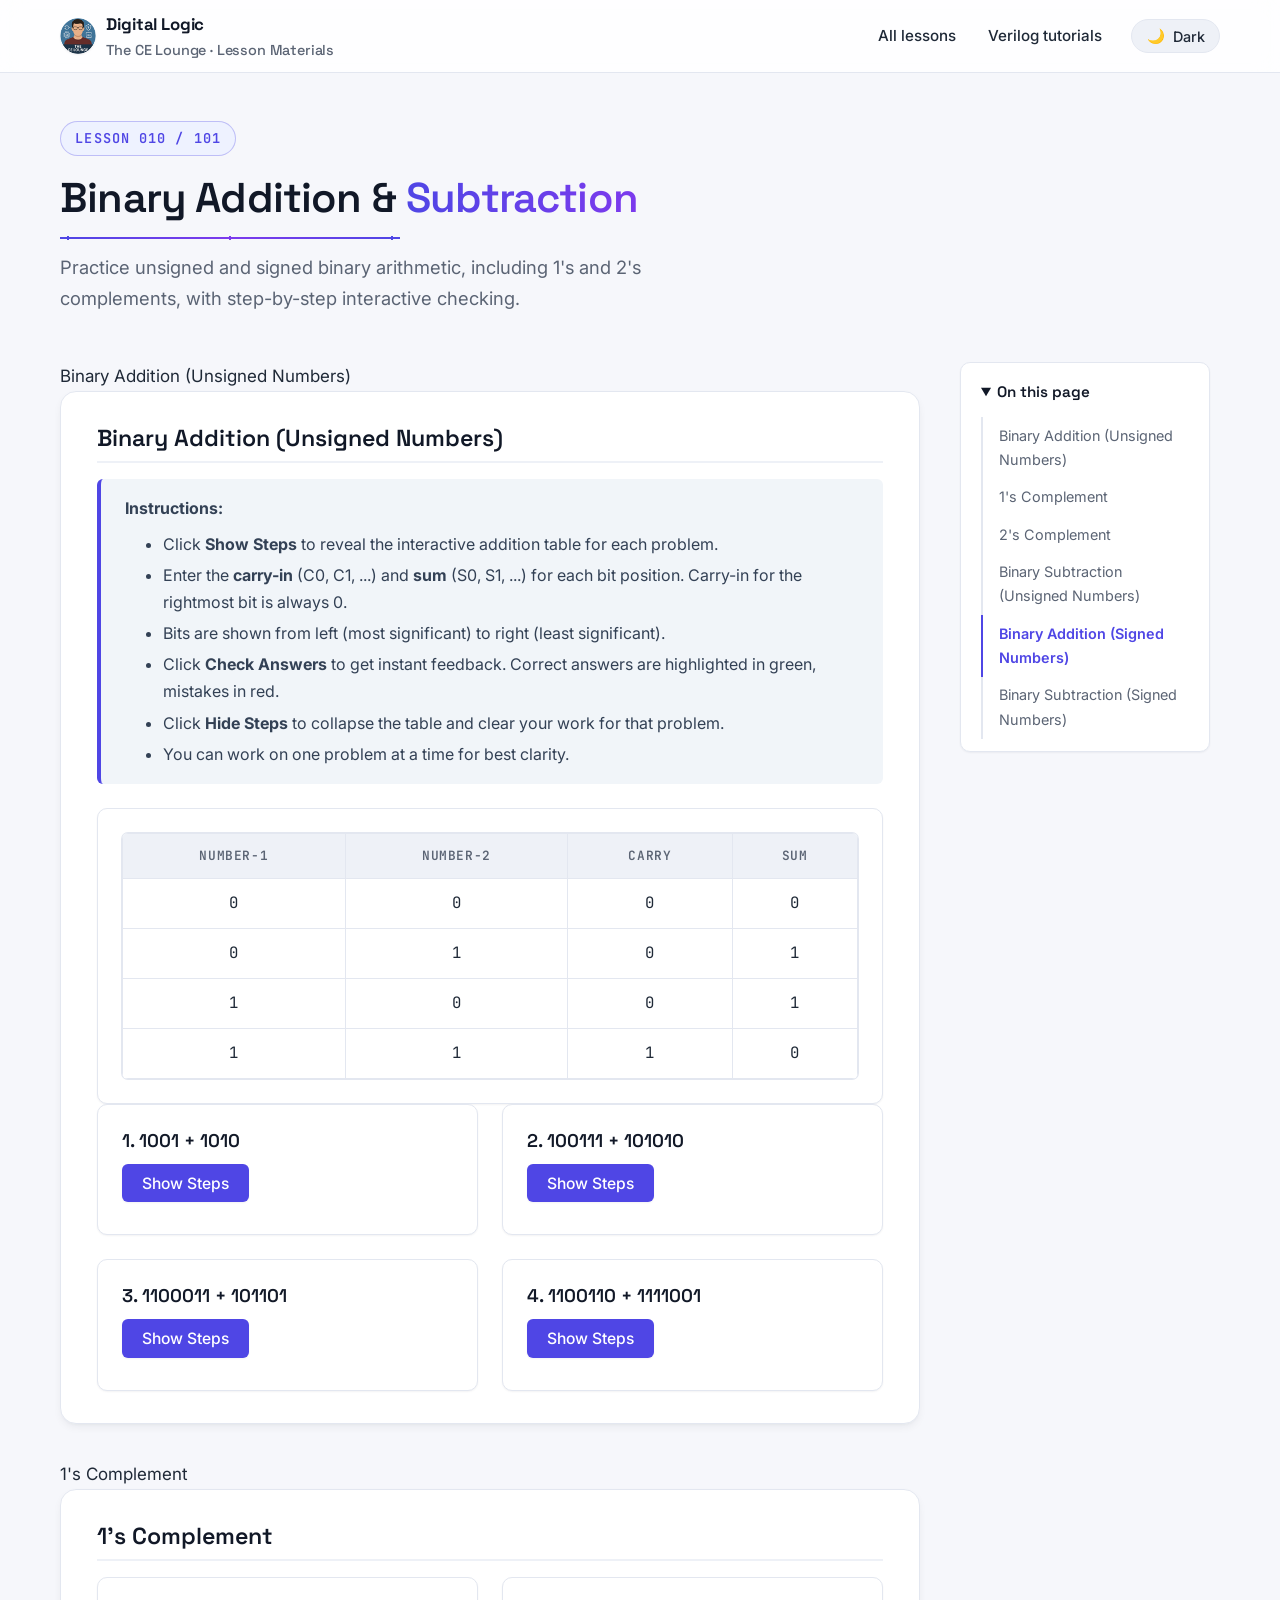
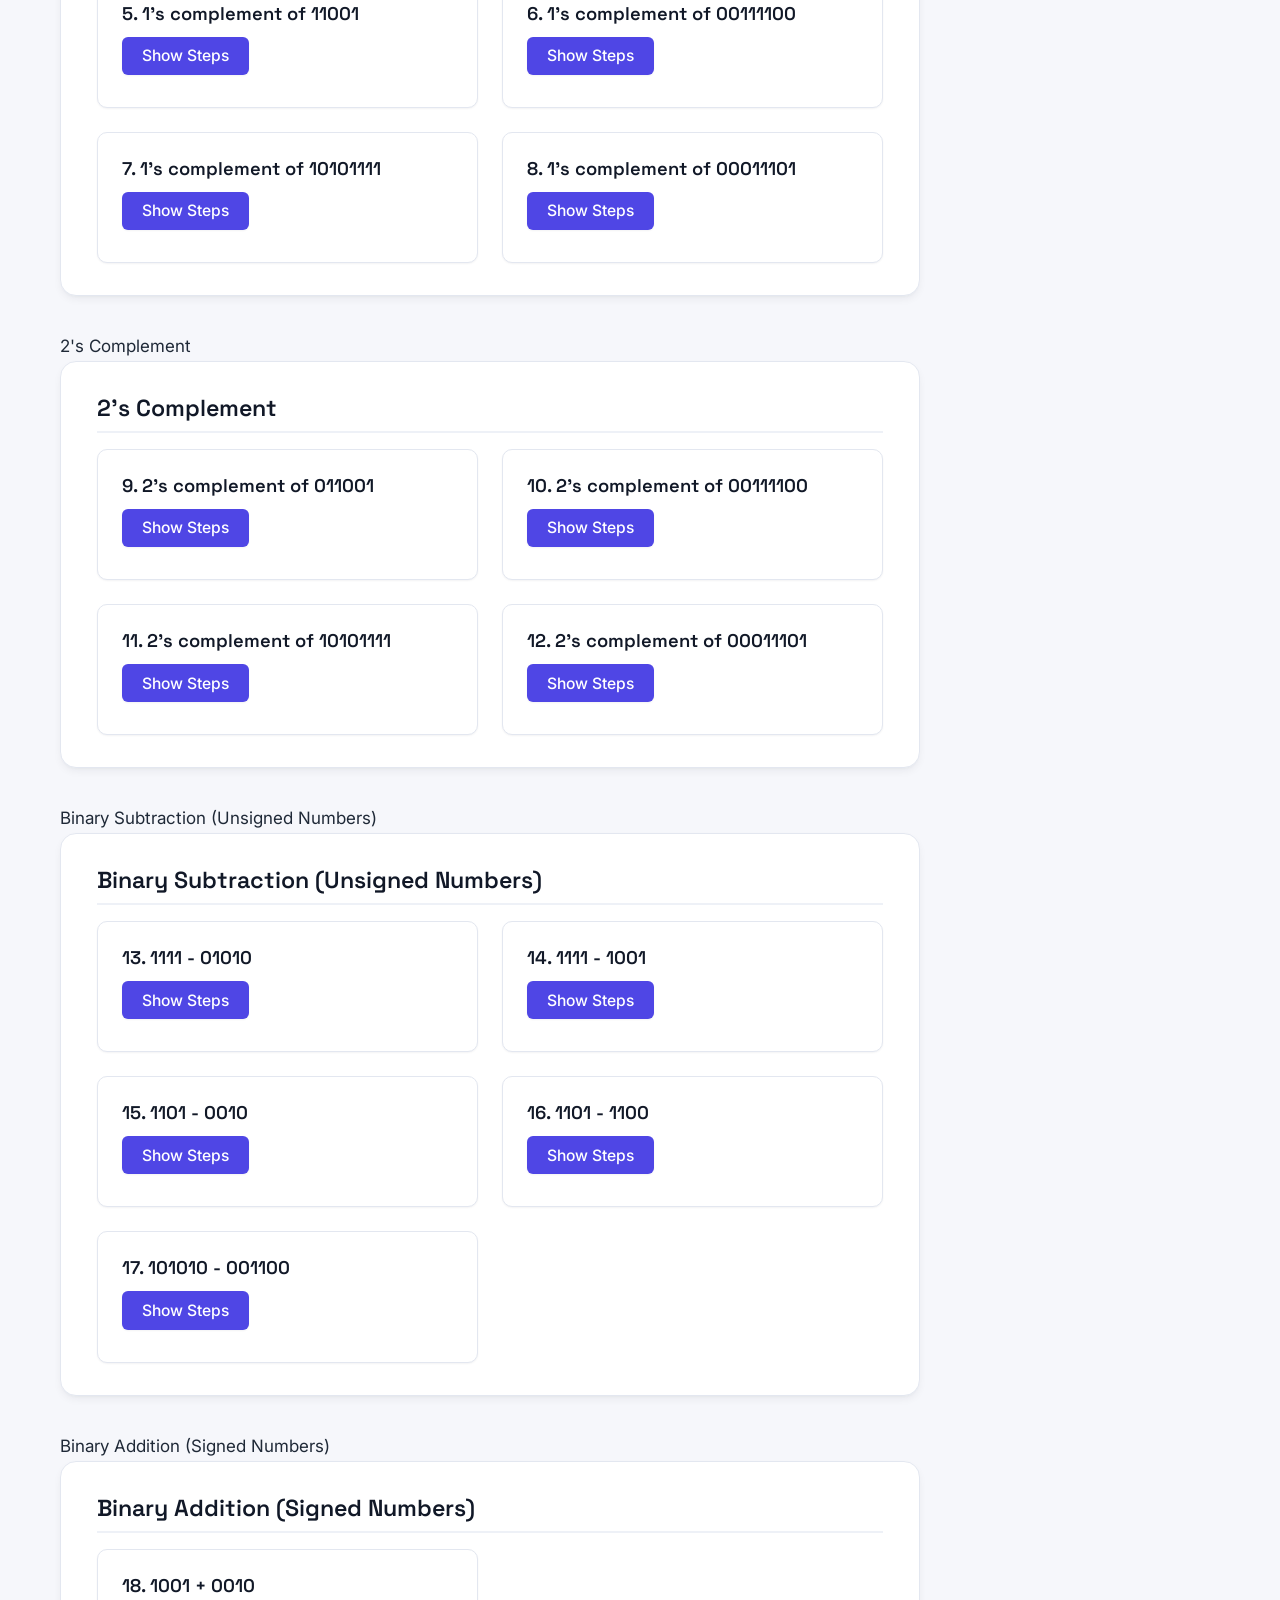
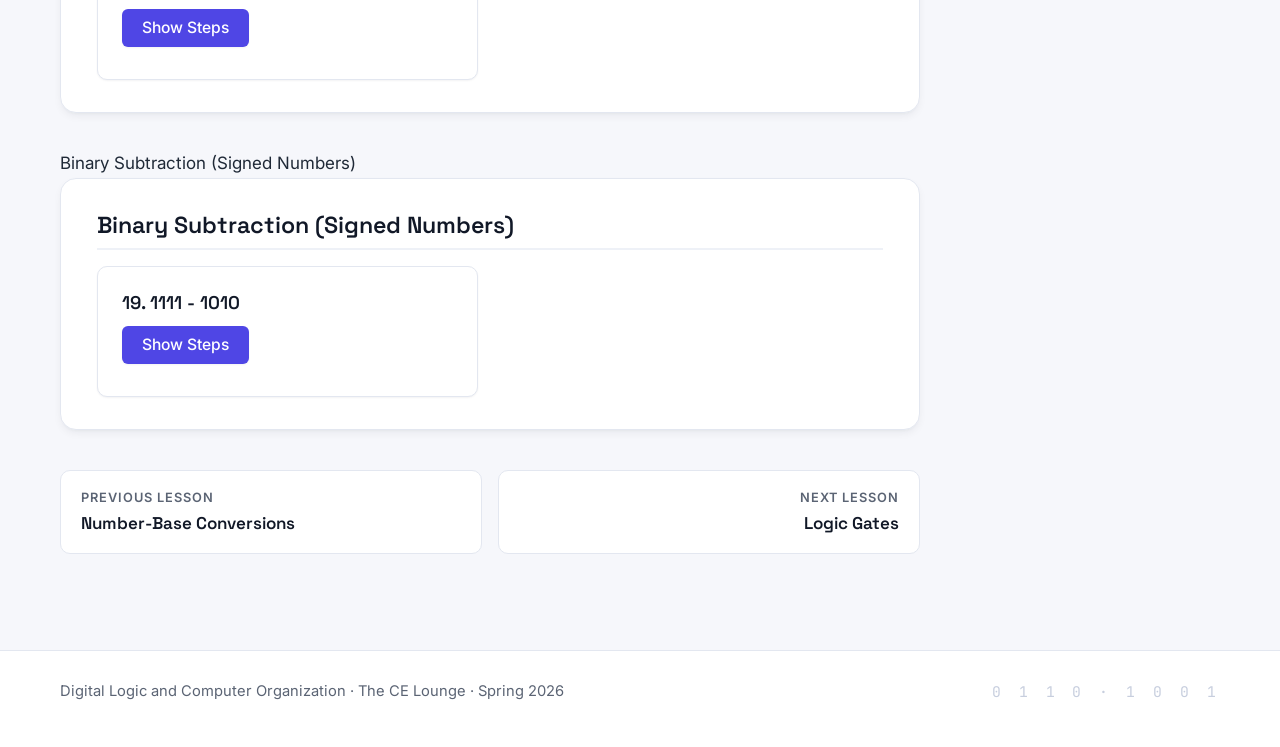
<file: lessons/02-binary-arithmetic/index.html>
<!DOCTYPE html>
<html lang="en">
<head>
    <meta charset="UTF-8">
    <meta name="viewport" content="width=device-width, initial-scale=1.0">
    <title>Binary Addition & Subtraction · Digital Logic and Computer Organization</title>
    <meta name="description" content="Practice unsigned and signed binary arithmetic, including 1's and 2's complements, with step-by-step interactive checking.">
    <link rel="icon" type="image/png" href="../../assets/images/favicon-32.png" sizes="32x32">
    <link rel="icon" type="image/png" href="../../assets/images/favicon-16.png" sizes="16x16">
    <link rel="apple-touch-icon" href="../../assets/images/apple-touch-icon.png">
    <link rel="preconnect" href="https://fonts.googleapis.com">
    <link rel="preconnect" href="https://fonts.gstatic.com" crossorigin>
    <link href="https://fonts.googleapis.com/css2?family=Space+Grotesk:wght@500;600;700&family=Inter:wght@400;500;600;700&family=JetBrains+Mono:wght@400;500;700&display=swap" rel="stylesheet">
    <link rel="stylesheet" href="../../assets/css/site.css">
    <script src="../../assets/js/site.js" defer></script>
    <script src="addsub.js" defer></script>
</head>
<body>
    <a class="skip-link" href="#main-content">Skip to main content</a>

    <header class="site-header">
        <div class="header-inner">
            <a class="brand" href="../../index.html">
                <img class="brand-mark" src="../../assets/images/logo-mark-64.png" alt="" width="36" height="36">
                <span>Digital Logic<span class="brand-course">The CE Lounge · Lesson Materials</span></span>
            </a>
            <nav class="site-nav" aria-label="Course">
                <ul>
                    <li><a href="../../index.html">All lessons</a></li>
                    <li><a href="../../verilog/index.html">Verilog tutorials</a></li>
                </ul>
            </nav>
            <button type="button" class="theme-toggle" aria-pressed="false" aria-label="Switch to dark theme">🌙<span class="theme-label">Dark</span></button>
        </div>
    </header>

    <div class="hero">
        <p class="eyebrow"><span aria-hidden="true">Lesson 010 / 101</span><span class="sr-only">Lesson 2 of 5</span></p>
        <h1>Binary Addition &amp; <span class="accent">Subtraction</span></h1>
        <hr class="trace-rule" aria-hidden="true">
        <p class="lede">Practice unsigned and signed binary arithmetic, including 1's and 2's complements, with step-by-step interactive checking.</p>
    </div>

    <div class="page-grid">
        <main id="main-content" class="content">

 Binary Addition (Unsigned Numbers) 
<section class="section" id="sec-binary-addition">
<h2>Binary Addition (Unsigned Numbers)</h2>
<div class="instructions" style="margin-bottom:1.5rem; background:#f1f5f9; border-radius:6px; padding:1rem 1.5rem; color:#334155;">
<strong>Instructions:</strong><br/>
<ul style="margin:0.5em 0 0 1.2em;">
<li>Click <b>Show Steps</b> to reveal the interactive addition table for each problem.</li>
<li>Enter the <b>carry-in</b> (C0, C1, ...) and <b>sum</b> (S0, S1, ...) for each bit position. Carry-in for the rightmost bit is always 0.</li>
<li>Bits are shown from left (most significant) to right (least significant).</li>
<li>Click <b>Check Answers</b> to get instant feedback. Correct answers are highlighted in green, mistakes in red.</li>
<li>Click <b>Hide Steps</b> to collapse the table and clear your work for that problem.</li>
<li>You can work on one problem at a time for best clarity.</li>
</ul>
</div>
<div class="card">
<table class="calc-table">
<thead><tr><th>Number-1</th><th>Number-2</th><th>Carry</th><th>Sum</th></tr></thead>
<tbody>
<tr><td>0</td><td>0</td><td>0</td><td>0</td></tr>
<tr><td>0</td><td>1</td><td>0</td><td>1</td></tr>
<tr><td>1</td><td>0</td><td>0</td><td>1</td></tr>
<tr><td>1</td><td>1</td><td>1</td><td>0</td></tr>
</tbody>
</table>
</div>
<!-- Interactive Problems -->
<div class="problem-grid">
<div class="card" id="add-1">
<h3>1. 1001 + 1010</h3>
<button onclick="showAddSteps('1001','1010','add-1')">Show Steps</button>
<form class="steps-form" style="display:none;"></form>
<button class="check-steps-btn" onclick="checkAddSteps(event,'1001','1010','add-1')" style="display:none;">Check Answers</button>
<div class="feedback"></div>
</div>
<div class="card" id="add-2">
<h3>2. 100111 + 101010</h3>
<button onclick="showAddSteps('100111','101010','add-2')">Show Steps</button>
<form class="steps-form" style="display:none;"></form>
<button class="check-steps-btn" onclick="checkAddSteps(event,'100111','101010','add-2')" style="display:none;">Check Answers</button>
<div class="feedback"></div>
</div>
<div class="card" id="add-3">
<h3>3. 1100011 + 101101</h3>
<button onclick="showAddSteps('1100011','101101','add-3')">Show Steps</button>
<form class="steps-form" style="display:none;"></form>
<button class="check-steps-btn" onclick="checkAddSteps(event,'1100011','101101','add-3')" style="display:none;">Check Answers</button>
<div class="feedback"></div>
</div>
<div class="card" id="add-4">
<h3>4. 1100110 + 1111001</h3>
<button onclick="showAddSteps('1100110','1111001','add-4')">Show Steps</button>
<form class="steps-form" style="display:none;"></form>
<button class="check-steps-btn" onclick="checkAddSteps(event,'1100110','1111001','add-4')" style="display:none;">Check Answers</button>
<div class="feedback"></div>
</div>
</div>
</section>
 1's Complement 
<section class="section" id="sec-ones-complement">
<h2>1's Complement</h2>
<div class="problem-grid">
<div class="card" id="ones-5">
<h3>5. 1's complement of 11001</h3>
<button onclick="showOnesCompSteps('11001','ones-5')">Show Steps</button>
<form class="steps-form" style="display:none;"></form>
<button class="check-steps-btn" onclick="checkOnesCompSteps(event,'11001','ones-5')" style="display:none;">Check Answers</button>
<div class="feedback"></div>
</div>
<div class="card" id="ones-6">
<h3>6. 1's complement of 00111100</h3>
<button onclick="showOnesCompSteps('00111100','ones-6')">Show Steps</button>
<form class="steps-form" style="display:none;"></form>
<button class="check-steps-btn" onclick="checkOnesCompSteps(event,'00111100','ones-6')" style="display:none;">Check Answers</button>
<div class="feedback"></div>
</div>
<div class="card" id="ones-7">
<h3>7. 1's complement of 10101111</h3>
<button onclick="showOnesCompSteps('10101111','ones-7')">Show Steps</button>
<form class="steps-form" style="display:none;"></form>
<button class="check-steps-btn" onclick="checkOnesCompSteps(event,'10101111','ones-7')" style="display:none;">Check Answers</button>
<div class="feedback"></div>
</div>
<div class="card" id="ones-8">
<h3>8. 1's complement of 00011101</h3>
<button onclick="showOnesCompSteps('00011101','ones-8')">Show Steps</button>
<form class="steps-form" style="display:none;"></form>
<button class="check-steps-btn" onclick="checkOnesCompSteps(event,'00011101','ones-8')" style="display:none;">Check Answers</button>
<div class="feedback"></div>
</div>
</div>
</section>
 2's Complement 
<section class="section" id="sec-twos-complement">
<h2>2's Complement</h2>
<div class="problem-grid">
<div class="card" id="twos-9">
<h3>9. 2's complement of 011001</h3>
<button onclick="showTwosCompSteps('011001','twos-9')">Show Steps</button>
<form class="steps-form" style="display:none;"></form>
<button class="check-steps-btn" onclick="checkTwosCompSteps(event,'011001','twos-9')" style="display:none;">Check Answers</button>
<div class="feedback"></div>
</div>
<div class="card" id="twos-10">
<h3>10. 2's complement of 00111100</h3>
<button onclick="showTwosCompSteps('00111100','twos-10')">Show Steps</button>
<form class="steps-form" style="display:none;"></form>
<button class="check-steps-btn" onclick="checkTwosCompSteps(event,'00111100','twos-10')" style="display:none;">Check Answers</button>
<div class="feedback"></div>
</div>
<div class="card" id="twos-11">
<h3>11. 2's complement of 10101111</h3>
<button onclick="showTwosCompSteps('10101111','twos-11')">Show Steps</button>
<form class="steps-form" style="display:none;"></form>
<button class="check-steps-btn" onclick="checkTwosCompSteps(event,'10101111','twos-11')" style="display:none;">Check Answers</button>
<div class="feedback"></div>
</div>
<div class="card" id="twos-12">
<h3>12. 2's complement of 00011101</h3>
<button onclick="showTwosCompSteps('00011101','twos-12')">Show Steps</button>
<form class="steps-form" style="display:none;"></form>
<button class="check-steps-btn" onclick="checkTwosCompSteps(event,'00011101','twos-12')" style="display:none;">Check Answers</button>
<div class="feedback"></div>
</div>
</div>
</section>
 Binary Subtraction (Unsigned Numbers) 
<section class="section" id="sec-binary-subtraction">
<h2>Binary Subtraction (Unsigned Numbers)</h2>
<div class="problem-grid">
<div class="card" id="sub-13">
<h3>13. 1111 - 01010</h3>
<button onclick="showSubSteps('1111','01010','sub-13')">Show Steps</button>
<form class="steps-form" style="display:none;"></form>
<button class="check-steps-btn" onclick="checkSubSteps(event,'1111','01010','sub-13')" style="display:none;">Check Answers</button>
<div class="feedback"></div>
</div>
<div class="card" id="sub-14">
<h3>14. 1111 - 1001</h3>
<button onclick="showSubSteps('1111','1001','sub-14')">Show Steps</button>
<form class="steps-form" style="display:none;"></form>
<button class="check-steps-btn" onclick="checkSubSteps(event,'1111','1001','sub-14')" style="display:none;">Check Answers</button>
<div class="feedback"></div>
</div>
<div class="card" id="sub-15">
<h3>15. 1101 - 0010</h3>
<button onclick="showSubSteps('1101','0010','sub-15')">Show Steps</button>
<form class="steps-form" style="display:none;"></form>
<button class="check-steps-btn" onclick="checkSubSteps(event,'1101','0010','sub-15')" style="display:none;">Check Answers</button>
<div class="feedback"></div>
</div>
<div class="card" id="sub-16">
<h3>16. 1101 - 1100</h3>
<button onclick="showSubSteps('1101','1100','sub-16')">Show Steps</button>
<form class="steps-form" style="display:none;"></form>
<button class="check-steps-btn" onclick="checkSubSteps(event,'1101','1100','sub-16')" style="display:none;">Check Answers</button>
<div class="feedback"></div>
</div>
<div class="card" id="sub-17">
<h3>17. 101010 - 001100</h3>
<button onclick="showSubSteps('101010','001100','sub-17')">Show Steps</button>
<form class="steps-form" style="display:none;"></form>
<button class="check-steps-btn" onclick="checkSubSteps(event,'101010','001100','sub-17')" style="display:none;">Check Answers</button>
<div class="feedback"></div>
</div>
</div>
</section>
 Binary Addition (Signed Numbers) 
<section class="section" id="sec-binary-addition-signed">
<h2>Binary Addition (Signed Numbers)</h2>
<div class="problem-grid">
<div class="card" id="add-signed-18">
<h3>18. 1001 + 0010</h3>
<button onclick="showAddSteps('1001','0010','add-signed-18',true)">Show Steps</button>
<form class="steps-form" style="display:none;"></form>
<button class="check-steps-btn" onclick="checkAddSteps(event,'1001','0010','add-signed-18',true)" style="display:none;">Check Answers</button>
<div class="feedback"></div>
</div>
</div>
</section>
 Binary Subtraction (Signed Numbers) 
<section class="section" id="sec-binary-subtraction-signed">
<h2>Binary Subtraction (Signed Numbers)</h2>
<div class="problem-grid">
<div class="card" id="sub-signed-19">
<h3>19. 1111 - 1010</h3>
<button onclick="showSubSteps('1111','1010','sub-signed-19',true)">Show Steps</button>
<form class="steps-form" style="display:none;"></form>
<button class="check-steps-btn" onclick="checkSubSteps(event,'1111','1010','sub-signed-19',true)" style="display:none;">Check Answers</button>
<div class="feedback"></div>
</div>
</div>
</section>

<nav class="pager" aria-label="Lesson navigation"><a class="pager-prev" href="../01-number-bases/index.html"><span class="pager-label">Previous lesson</span><span class="pager-title">Number-Base Conversions</span></a><a class="pager-next" href="../03-logic-gates/index.html"><span class="pager-label">Next lesson</span><span class="pager-title">Logic Gates</span></a></nav>
        </main>
        <aside class="toc" data-toc></aside>
    </div>

    <footer class="site-footer">
        <div class="footer-inner">
            <p>Digital Logic and Computer Organization · The CE Lounge · Spring 2026</p>
            <p class="bits" aria-hidden="true">0 1 1 0 · 1 0 0 1</p>
        </div>
    </footer>
</body>
</html>
</file>
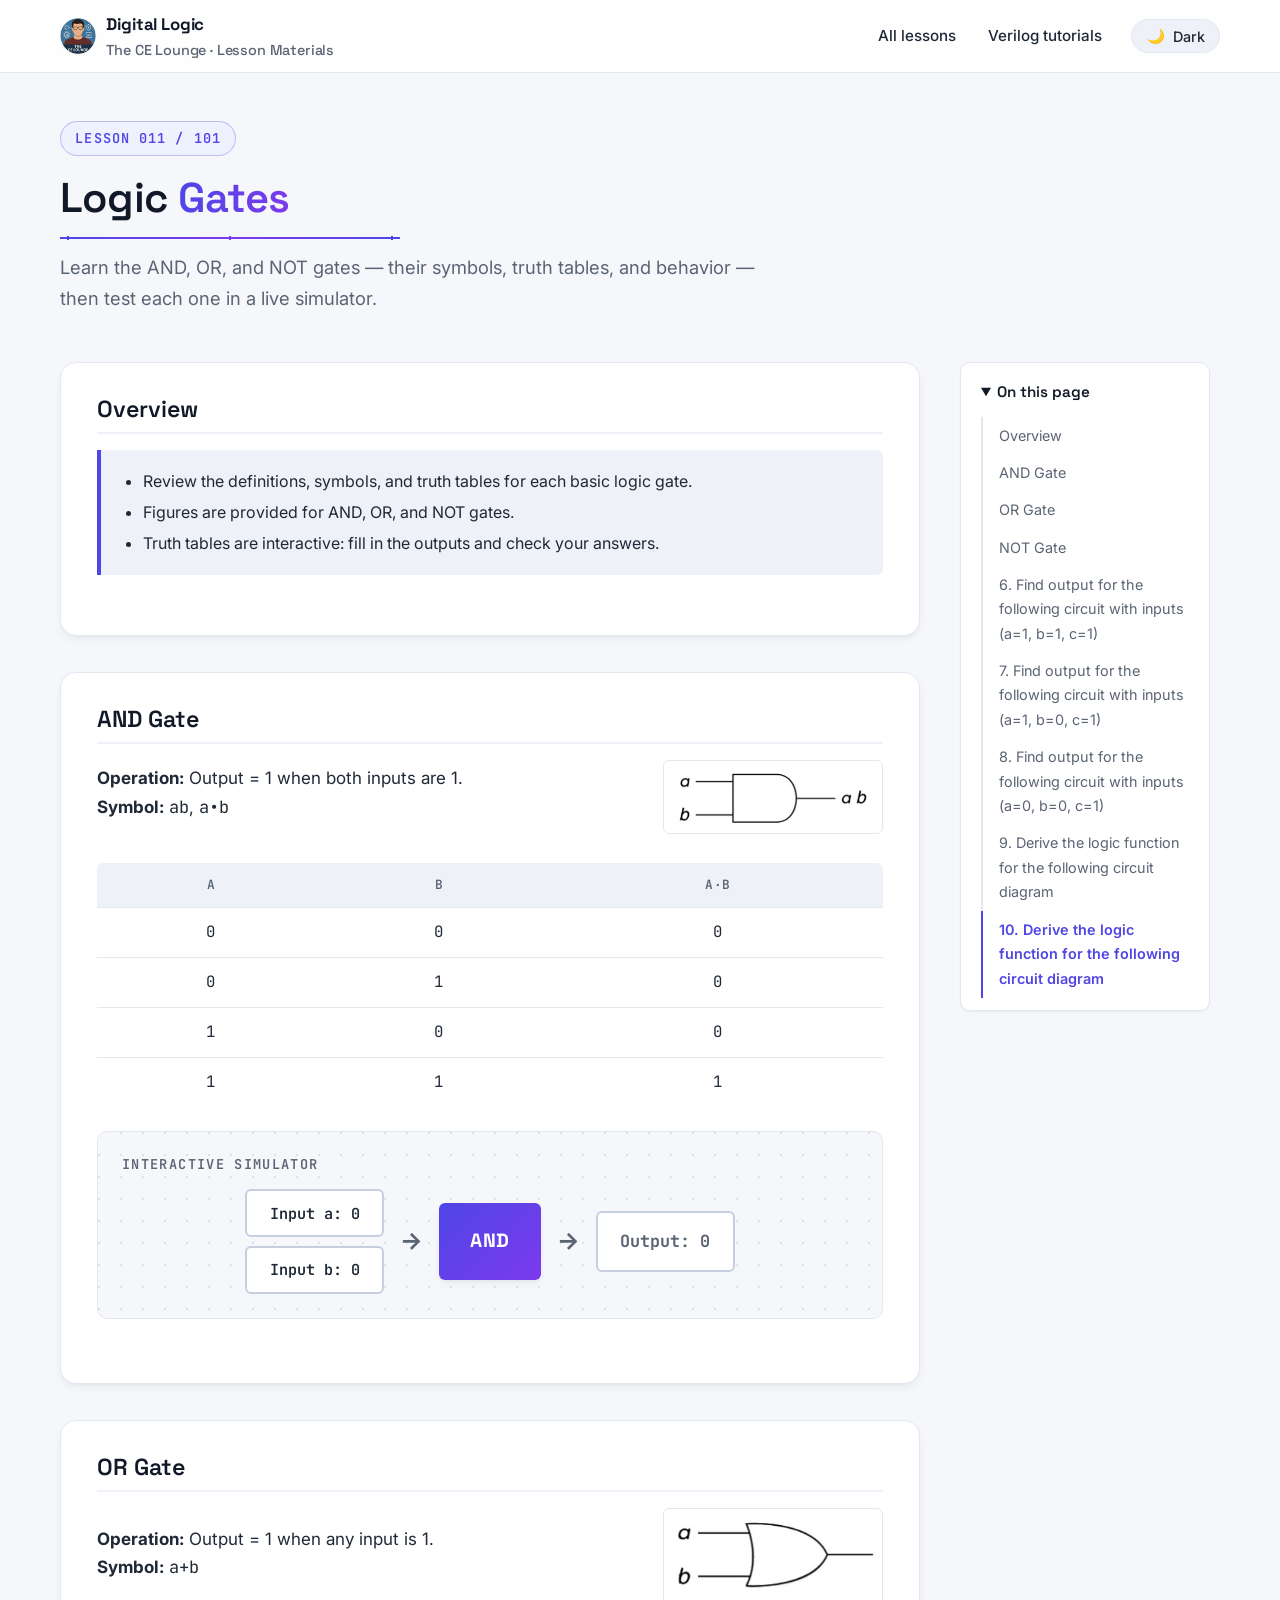
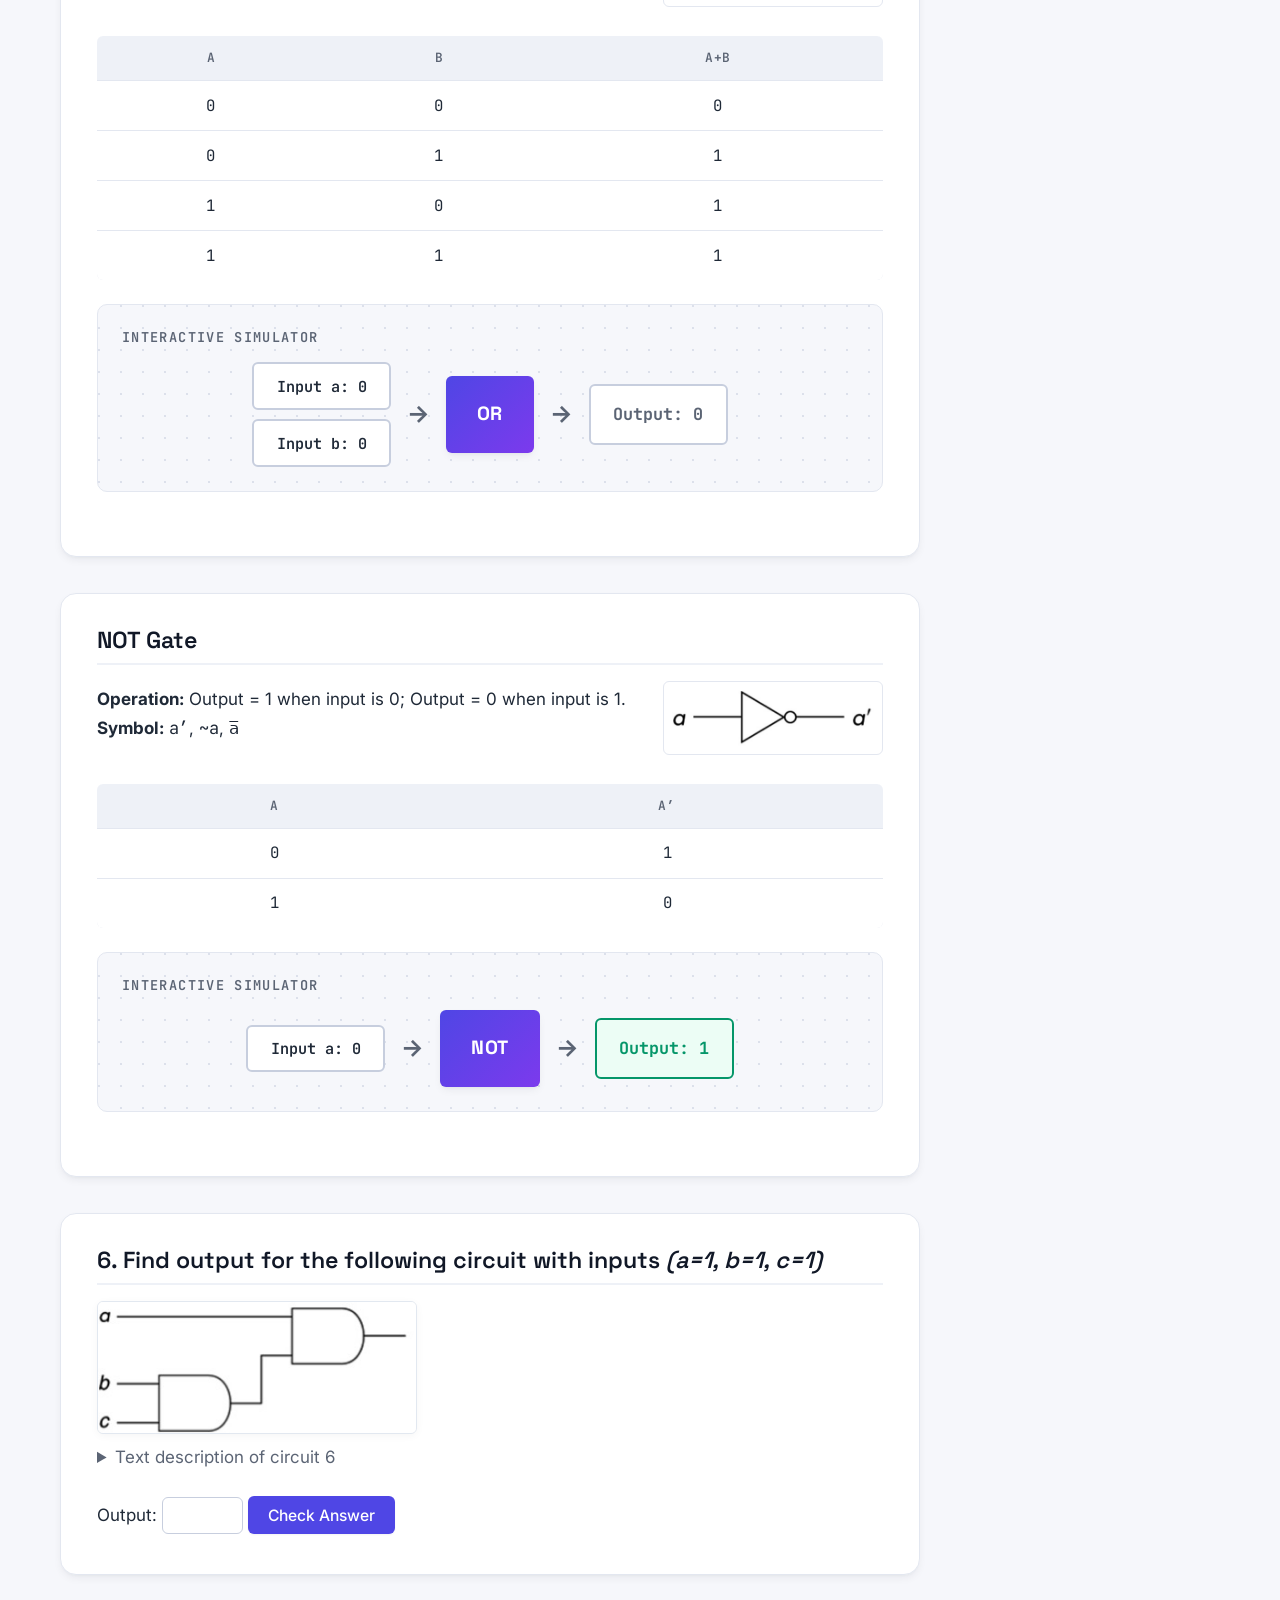
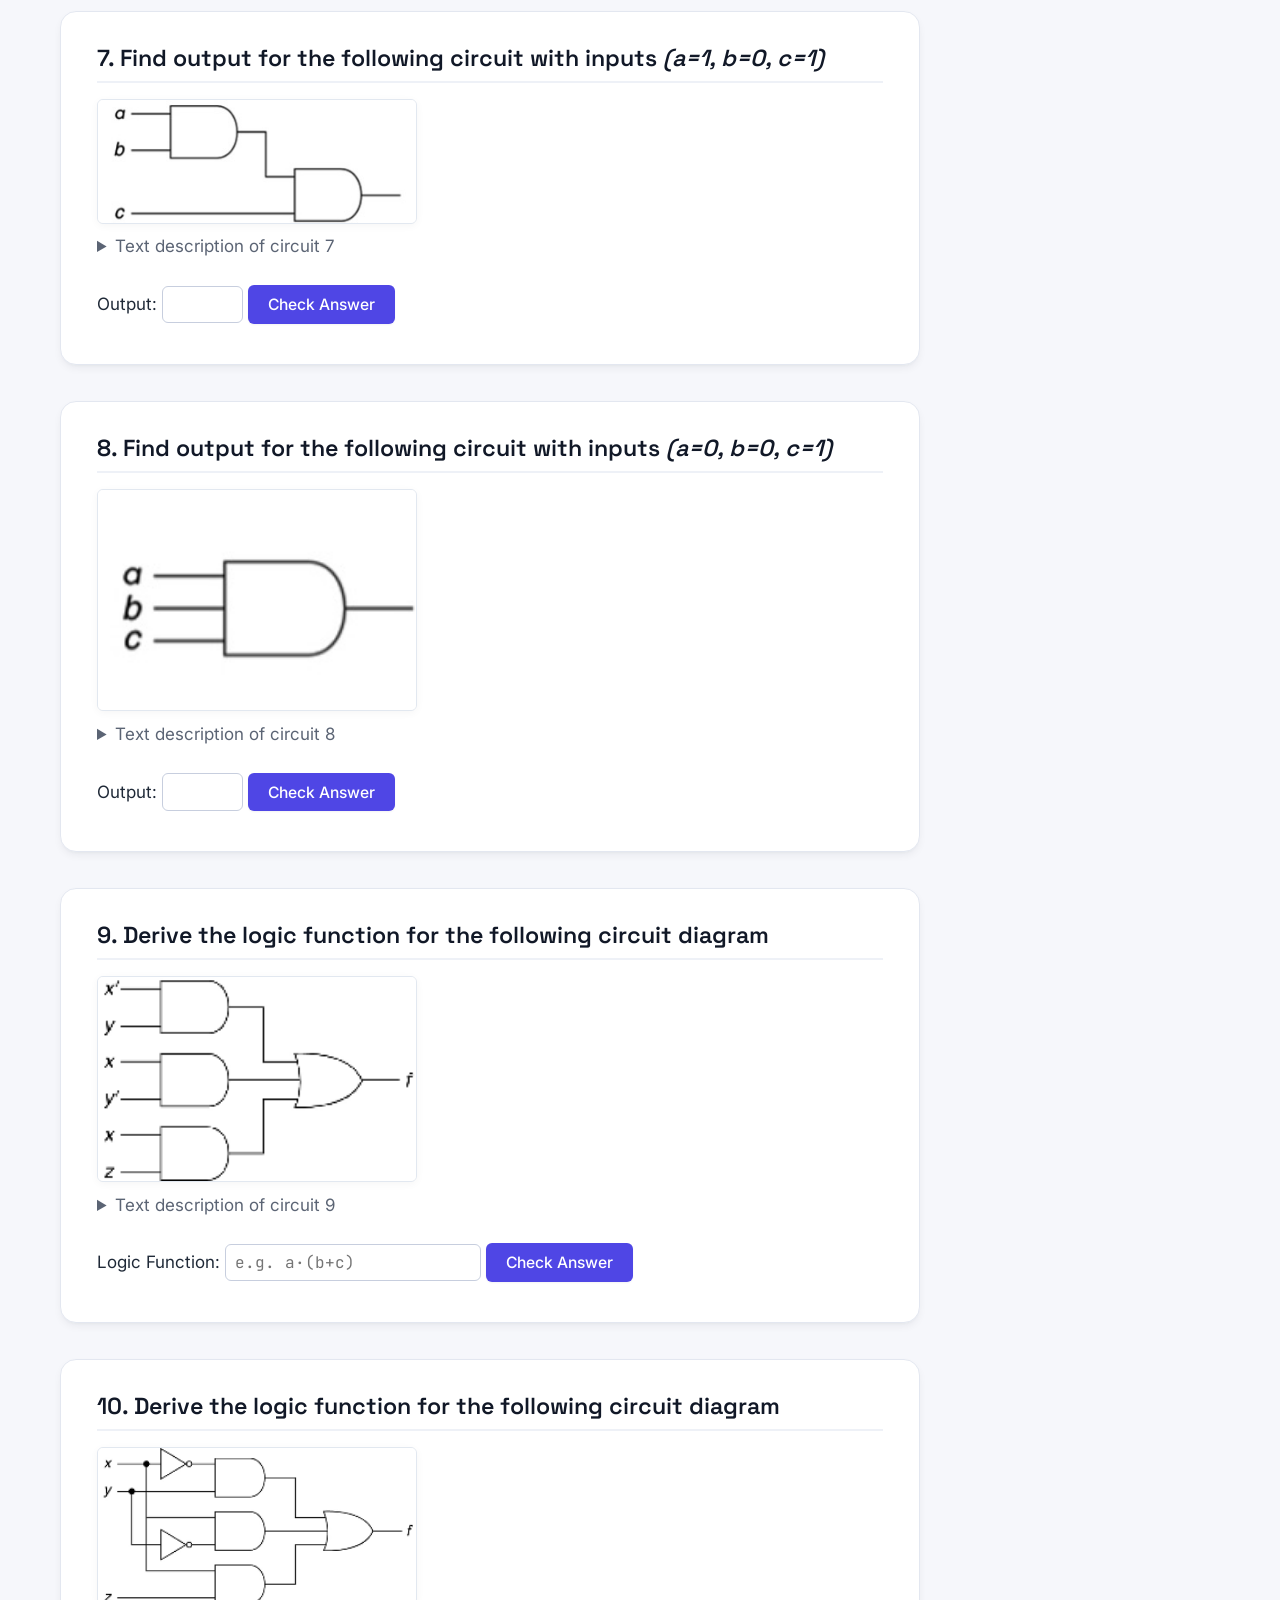
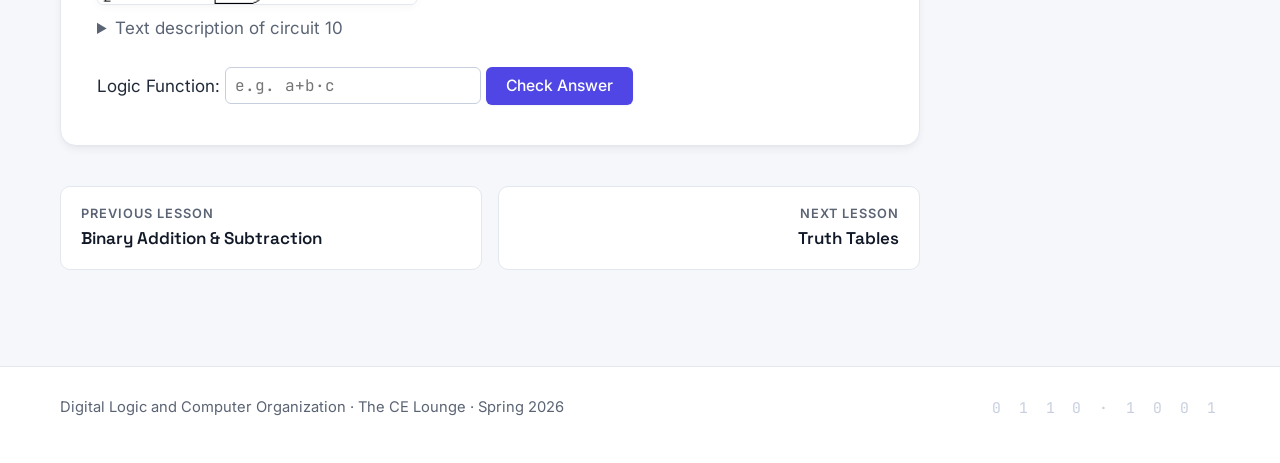
<file: lessons/03-logic-gates/index.html>
<!DOCTYPE html>
<html lang="en">
<head>
    <meta charset="UTF-8">
    <meta name="viewport" content="width=device-width, initial-scale=1.0">
    <title>Logic Gates · Digital Logic and Computer Organization</title>
    <meta name="description" content="Learn the AND, OR, and NOT gates — their symbols, truth tables, and behavior — then test each one in a live simulator.">
    <link rel="icon" type="image/png" href="../../assets/images/favicon-32.png" sizes="32x32">
    <link rel="icon" type="image/png" href="../../assets/images/favicon-16.png" sizes="16x16">
    <link rel="apple-touch-icon" href="../../assets/images/apple-touch-icon.png">
    <link rel="preconnect" href="https://fonts.googleapis.com">
    <link rel="preconnect" href="https://fonts.gstatic.com" crossorigin>
    <link href="https://fonts.googleapis.com/css2?family=Space+Grotesk:wght@500;600;700&family=Inter:wght@400;500;600;700&family=JetBrains+Mono:wght@400;500;700&display=swap" rel="stylesheet">
    <link rel="stylesheet" href="../../assets/css/site.css">
    <script src="../../assets/js/site.js" defer></script>
    <script src="logic_gates.js" defer></script>
</head>
<body>
    <a class="skip-link" href="#main-content">Skip to main content</a>

    <header class="site-header">
        <div class="header-inner">
            <a class="brand" href="../../index.html">
                <img class="brand-mark" src="../../assets/images/logo-mark-64.png" alt="" width="36" height="36">
                <span>Digital Logic<span class="brand-course">The CE Lounge · Lesson Materials</span></span>
            </a>
            <nav class="site-nav" aria-label="Course">
                <ul>
                    <li><a href="../../index.html">All lessons</a></li>
                    <li><a href="../../verilog/index.html">Verilog tutorials</a></li>
                </ul>
            </nav>
            <button type="button" class="theme-toggle" aria-pressed="false" aria-label="Switch to dark theme">🌙<span class="theme-label">Dark</span></button>
        </div>
    </header>

    <div class="hero">
        <p class="eyebrow"><span aria-hidden="true">Lesson 011 / 101</span><span class="sr-only">Lesson 3 of 5</span></p>
        <h1>Logic <span class="accent">Gates</span></h1>
        <hr class="trace-rule" aria-hidden="true">
        <p class="lede">Learn the AND, OR, and NOT gates — their symbols, truth tables, and behavior — then test each one in a live simulator.</p>
    </div>

    <div class="page-grid">
        <main id="main-content" class="content">

<section class="section">
<h2>Overview</h2>
<div class="instructions">
<ul>
<li>Review the definitions, symbols, and truth tables for each basic logic gate.</li>
<li>Figures are provided for AND, OR, and NOT gates.</li>
<li>Truth tables are interactive: fill in the outputs and check your answers.</li>
</ul>
</div>
</section>
<section class="section">
<h2>AND Gate</h2>
<div class="gate-flex">
<div class="gate-info">
<p><b>Operation:</b> Output = 1 when both inputs are 1.<br/>
<b>Symbol:</b> <span class="mono">ab</span>, <span class="mono">a•b</span></p>
</div>
<div class="gate-figure">
<img alt="AND gate symbol" src="and-gate.jpg"/>
</div>
</div>
<div class="tt-wrap">
<table class="tt-table">
<thead>
<tr><th>a</th><th>b</th><th>a·b</th></tr>
</thead>
<tbody>
<tr><td>0</td><td>0</td><td>0</td></tr>
<tr><td>0</td><td>1</td><td>0</td></tr>
<tr><td>1</td><td>0</td><td>0</td></tr>
<tr><td>1</td><td>1</td><td>1</td></tr>
</tbody>
</table>
</div>
<div aria-label="AND Gate Interactive Simulator" class="simulator" role="region">
<h3 aria-hidden="true">Interactive Simulator</h3>
<div class="sim-container">
<div aria-label="Inputs" class="sim-inputs" role="group">
<button aria-pressed="false" class="sim-btn" id="and-in-a" onclick="toggleSimInput('and', 'a')" type="button">Input a: 0</button>
<button aria-pressed="false" class="sim-btn" id="and-in-b" onclick="toggleSimInput('and', 'b')" type="button">Input b: 0</button>
</div>
<div aria-hidden="true" class="sim-flow-arrow">→</div>
<div aria-hidden="true" class="sim-gate-box">AND</div>
<div aria-hidden="true" class="sim-flow-arrow">→</div>
<div aria-atomic="true" aria-live="polite" class="sim-output" id="and-out">Output: 0</div>
</div>
</div>
</section>
<section class="section">
<h2>OR Gate</h2>
<div class="gate-flex">
<div class="gate-info">
<p><b>Operation:</b> Output = 1 when any input is 1.<br/>
<b>Symbol:</b> <span class="mono">a+b</span></p>
</div>
<div class="gate-figure">
<img alt="OR gate symbol" src="or-gate.jpg"/>
</div>
</div>
<div class="tt-wrap">
<table class="tt-table">
<thead>
<tr><th>a</th><th>b</th><th>a+b</th></tr>
</thead>
<tbody>
<tr><td>0</td><td>0</td><td>0</td></tr>
<tr><td>0</td><td>1</td><td>1</td></tr>
<tr><td>1</td><td>0</td><td>1</td></tr>
<tr><td>1</td><td>1</td><td>1</td></tr>
</tbody>
</table>
</div>
<div aria-label="OR Gate Interactive Simulator" class="simulator" role="region">
<h3 aria-hidden="true">Interactive Simulator</h3>
<div class="sim-container">
<div aria-label="Inputs" class="sim-inputs" role="group">
<button aria-pressed="false" class="sim-btn" id="or-in-a" onclick="toggleSimInput('or', 'a')" type="button">Input a: 0</button>
<button aria-pressed="false" class="sim-btn" id="or-in-b" onclick="toggleSimInput('or', 'b')" type="button">Input b: 0</button>
</div>
<div aria-hidden="true" class="sim-flow-arrow">→</div>
<div aria-hidden="true" class="sim-gate-box" style="background-color: #0ea5e9;">OR</div>
<div aria-hidden="true" class="sim-flow-arrow">→</div>
<div aria-atomic="true" aria-live="polite" class="sim-output" id="or-out">Output: 0</div>
</div>
</div>
</section>
<section class="section">
<h2>NOT Gate</h2>
<div class="gate-flex">
<div class="gate-info">
<p><b>Operation:</b> Output = 1 when input is 0; Output = 0 when input is 1.<br/>
<b>Symbol:</b> <span class="mono">a’</span>, <span class="mono">~a</span>, <span class="mono">a̅</span></p>
</div>
<div class="gate-figure">
<img alt="NOT gate symbol" src="not-gate.jpg"/>
</div>
</div>
<div class="tt-wrap">
<table class="tt-table">
<thead>
<tr><th>a</th><th>a’</th></tr>
</thead>
<tbody>
<tr><td>0</td><td>1</td></tr>
<tr><td>1</td><td>0</td></tr>
</tbody>
</table>
</div>
<div aria-label="NOT Gate Interactive Simulator" class="simulator" role="region">
<h3 aria-hidden="true">Interactive Simulator</h3>
<div class="sim-container">
<div aria-label="Input" class="sim-inputs" role="group">
<button aria-pressed="false" class="sim-btn" id="not-in-a" onclick="toggleSimInput('not', 'a')" type="button">Input a: 0</button>
</div>
<div aria-hidden="true" class="sim-flow-arrow">→</div>
<div aria-hidden="true" class="sim-gate-box" style="background-color: #f59e0b;">NOT</div>
<div aria-hidden="true" class="sim-flow-arrow">→</div>
<div aria-atomic="true" aria-live="polite" class="sim-output active" id="not-out">Output: 1</div>
</div>
</div>
</section>
<section class="section">
<h2>6. Find output for the following circuit with inputs <i>(a=1, b=1, c=1)</i></h2>
<div class="circuit-img-wrap" style="margin-bottom:1.5rem;">
<img alt="Logic circuit for question 6" src="circuit-6.jpg" style="max-width:320px; width:100%; height:auto; border:1px solid #e2e8f0; border-radius:6px; background:#fff; box-shadow:0 2px 8px 0 rgba(0,0,0,0.04);"/>
<details class="circuit-desc">
<summary>Text description of circuit 6</summary>
<p>This circuit has three inputs labeled a, b, and c. Inputs b and c flow into an AND gate. The output of that AND gate, along with input a, flow into a final AND gate to produce the output.</p>
</details>
</div>
<form class="circuit-form" onsubmit="checkCircuitOutput(event, 6, 1)">
<label for="circuit6-output">Output:</label>
<input id="circuit6-output" max="1" min="0" required="" type="number"/>
<button type="submit">Check Answer</button>
<span class="feedback" id="circuit6-feedback"></span>
</form>
</section>
<section class="section">
<h2>7. Find output for the following circuit with inputs <i>(a=1, b=0, c=1)</i></h2>
<div class="circuit-img-wrap" style="margin-bottom:1.5rem;">
<img alt="Logic circuit for question 7" src="circuit-7.jpg" style="max-width:320px; width:100%; height:auto; border:1px solid #e2e8f0; border-radius:6px; background:#fff; box-shadow:0 2px 8px 0 rgba(0,0,0,0.04);"/>
<details class="circuit-desc">
<summary>Text description of circuit 7</summary>
<p>This circuit has three inputs labeled a, b, and c. Inputs a and b flow into an AND gate. The output of that AND gate, along with input c, flow into a final AND gate to produce the output.</p>
</details>
</div>
<form class="circuit-form" onsubmit="checkCircuitOutput(event, 7, 0)">
<label for="circuit7-output">Output:</label>
<input id="circuit7-output" max="1" min="0" required="" type="number"/>
<button type="submit">Check Answer</button>
<span class="feedback" id="circuit7-feedback"></span>
</form>
</section>
<section class="section">
<h2>8. Find output for the following circuit with inputs <i>(a=0, b=0, c=1)</i></h2>
<div class="circuit-img-wrap" style="margin-bottom:1.5rem;">
<img alt="Logic circuit for question 8" src="circuit-8.jpg" style="max-width:320px; width:100%; height:auto; border:1px solid #e2e8f0; border-radius:6px; background:#fff; box-shadow:0 2px 8px 0 rgba(0,0,0,0.04);"/>
<details class="circuit-desc">
<summary>Text description of circuit 8</summary>
<p>This circuit has three inputs labeled a, b, and c. Inputs a, b and c flow into an AND gate to produce the output.</p>
</details>
</div>
<form class="circuit-form" onsubmit="checkCircuitOutput(event, 8, 0)">
<label for="circuit8-output">Output:</label>
<input id="circuit8-output" max="1" min="0" required="" type="number"/>
<button type="submit">Check Answer</button>
<span class="feedback" id="circuit8-feedback"></span>
</form>
</section>
<section class="section">
<h2>9. Derive the logic function for the following circuit diagram</h2>
<div class="circuit-img-wrap" style="margin-bottom:1.5rem;">
<img alt="A logic circuit with 3 inputs and 2 gates. Expand description for routing details." src="circuit-9.png" style="max-width:320px; width:100%; height:auto; border:1px solid #e2e8f0; border-radius:6px; background:#fff; box-shadow:0 2px 8px 0 rgba(0,0,0,0.04);"/>
<details class="circuit-desc">
<summary>Text description of circuit 9</summary>
<p>This circuit has three inputs labeled x, y, and z. Inputs x' and y flow into an AND gate. Inputs x and y' flow into another AND gate. Inputs x and z flow into a third AND gate.  The outputs of three AND gates, flow into a final AND gate to produce the output.</p>
</details>
</div>
<form class="circuit-form" onsubmit="checkLogicFunction(event, 9, `a·(b+c)`)">
<label for="circuit9-func">Logic Function:</label>
<input id="circuit9-func" placeholder="e.g. a·(b+c)" required="" type="text"/>
<button type="submit">Check Answer</button>
<span class="feedback" id="circuit9-feedback"></span>
</form>
</section>
 </section> 
<section class="section">
<h2>10. Derive the logic function for the following circuit diagram</h2>
<div class="circuit-img-wrap" style="margin-bottom:1.5rem;">
<img alt="A logic circuit with 3 inputs and 2 gates. Expand description for routing details." src="circuit-10.png" style="max-width:320px; width:100%; height:auto; border:1px solid #e2e8f0; border-radius:6px; background:#fff; box-shadow:0 2px 8px 0 rgba(0,0,0,0.04);"/>
<details class="circuit-desc">
<summary>Text description of circuit 10</summary>
<p>This circuit has three inputs: x, y, and z, which split into three parallel branches.
            In the first branch, input x passes through a NOT gate, and then flows into an AND gate alongside input y.
            In the second branch, input y passes through a NOT gate, and then flows into an AND gate alongside input x.
            In the third branch, inputs x and z flow directly into an AND gate.
            Finally, the outputs of all three AND gates flow into a single OR gate to produce the final output.</p>
</details>
</div>
<form class="circuit-form" onsubmit="checkLogicFunction(event, 10, `a+b·c`)">
<label for="circuit10-func">Logic Function:</label>
<input id="circuit10-func" placeholder="e.g. a+b·c" required="" type="text"/>
<button type="submit">Check Answer</button>
<span class="feedback" id="circuit10-feedback"></span>
</form>
</section>

<nav class="pager" aria-label="Lesson navigation"><a class="pager-prev" href="../02-binary-arithmetic/index.html"><span class="pager-label">Previous lesson</span><span class="pager-title">Binary Addition &amp; Subtraction</span></a><a class="pager-next" href="../04-truth-tables/index.html"><span class="pager-label">Next lesson</span><span class="pager-title">Truth Tables</span></a></nav>
        </main>
        <aside class="toc" data-toc></aside>
    </div>

    <footer class="site-footer">
        <div class="footer-inner">
            <p>Digital Logic and Computer Organization · The CE Lounge · Spring 2026</p>
            <p class="bits" aria-hidden="true">0 1 1 0 · 1 0 0 1</p>
        </div>
    </footer>
</body>
</html>
</file>
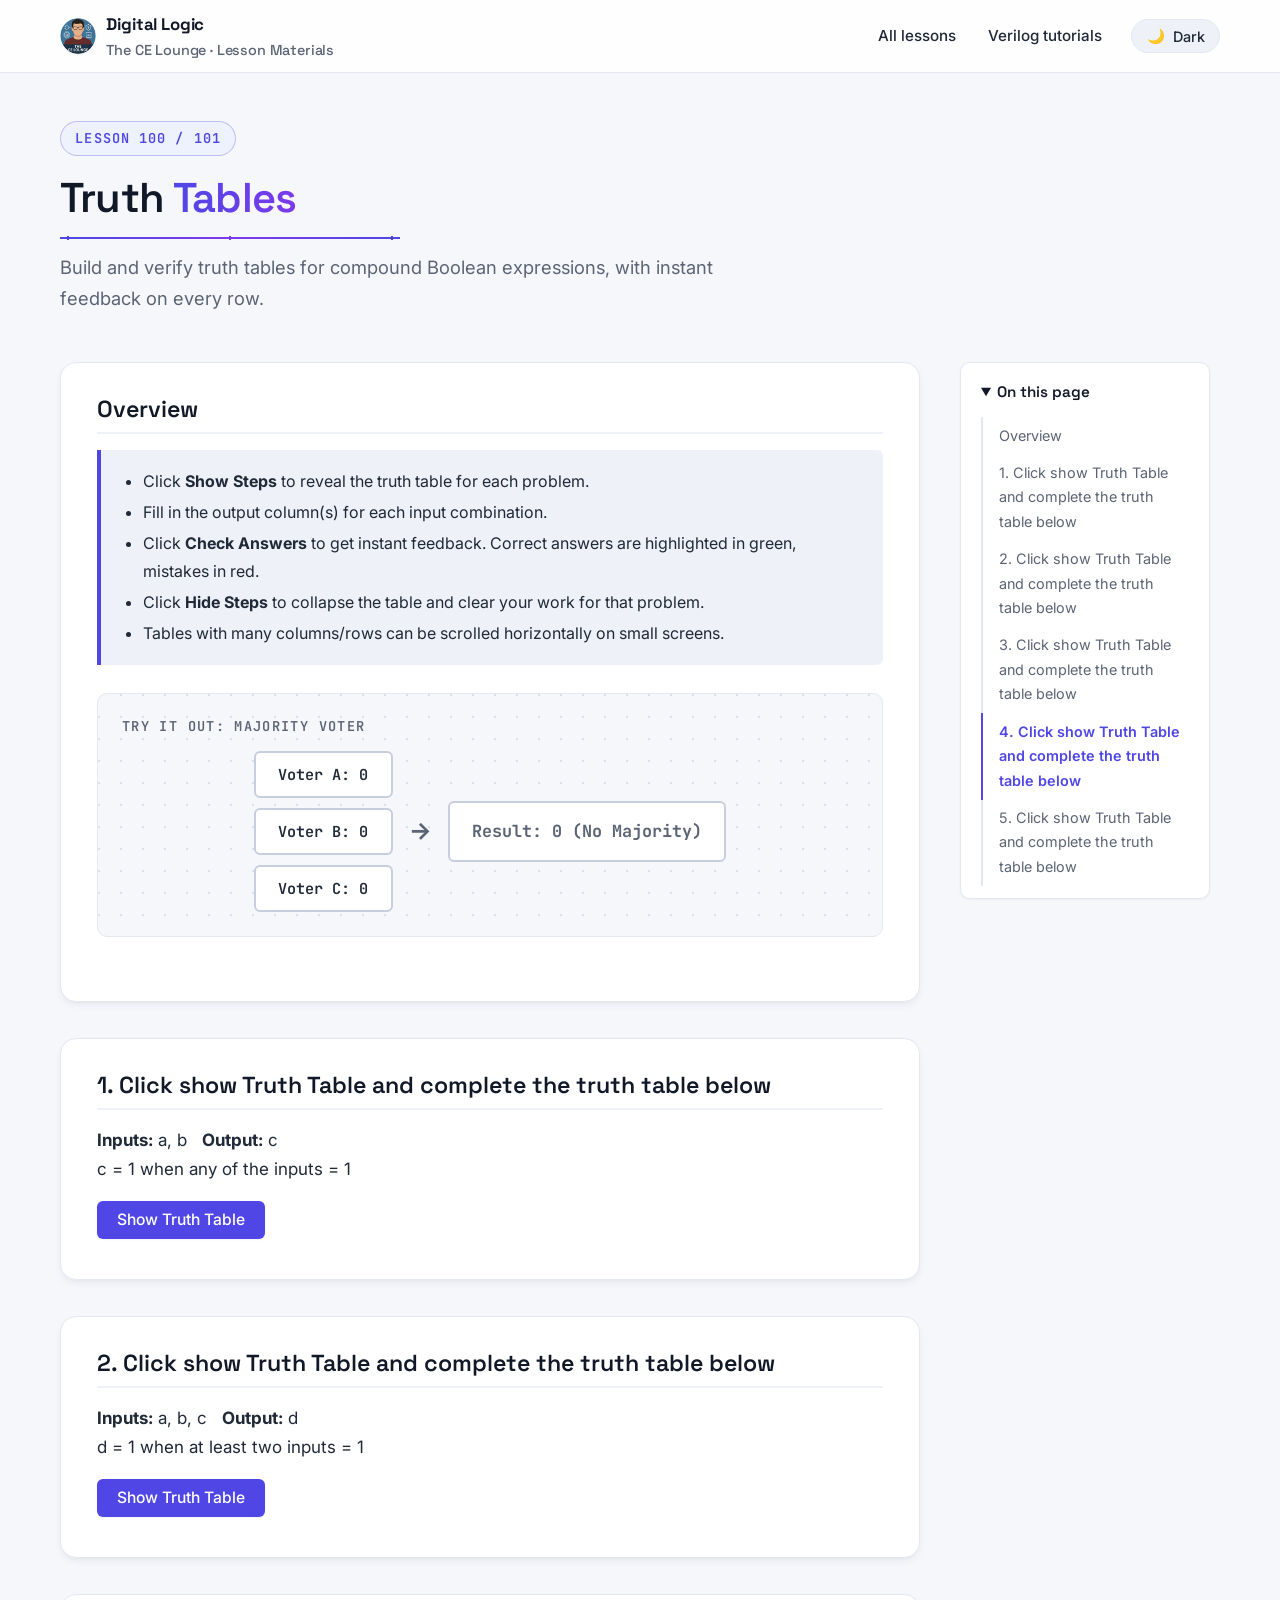
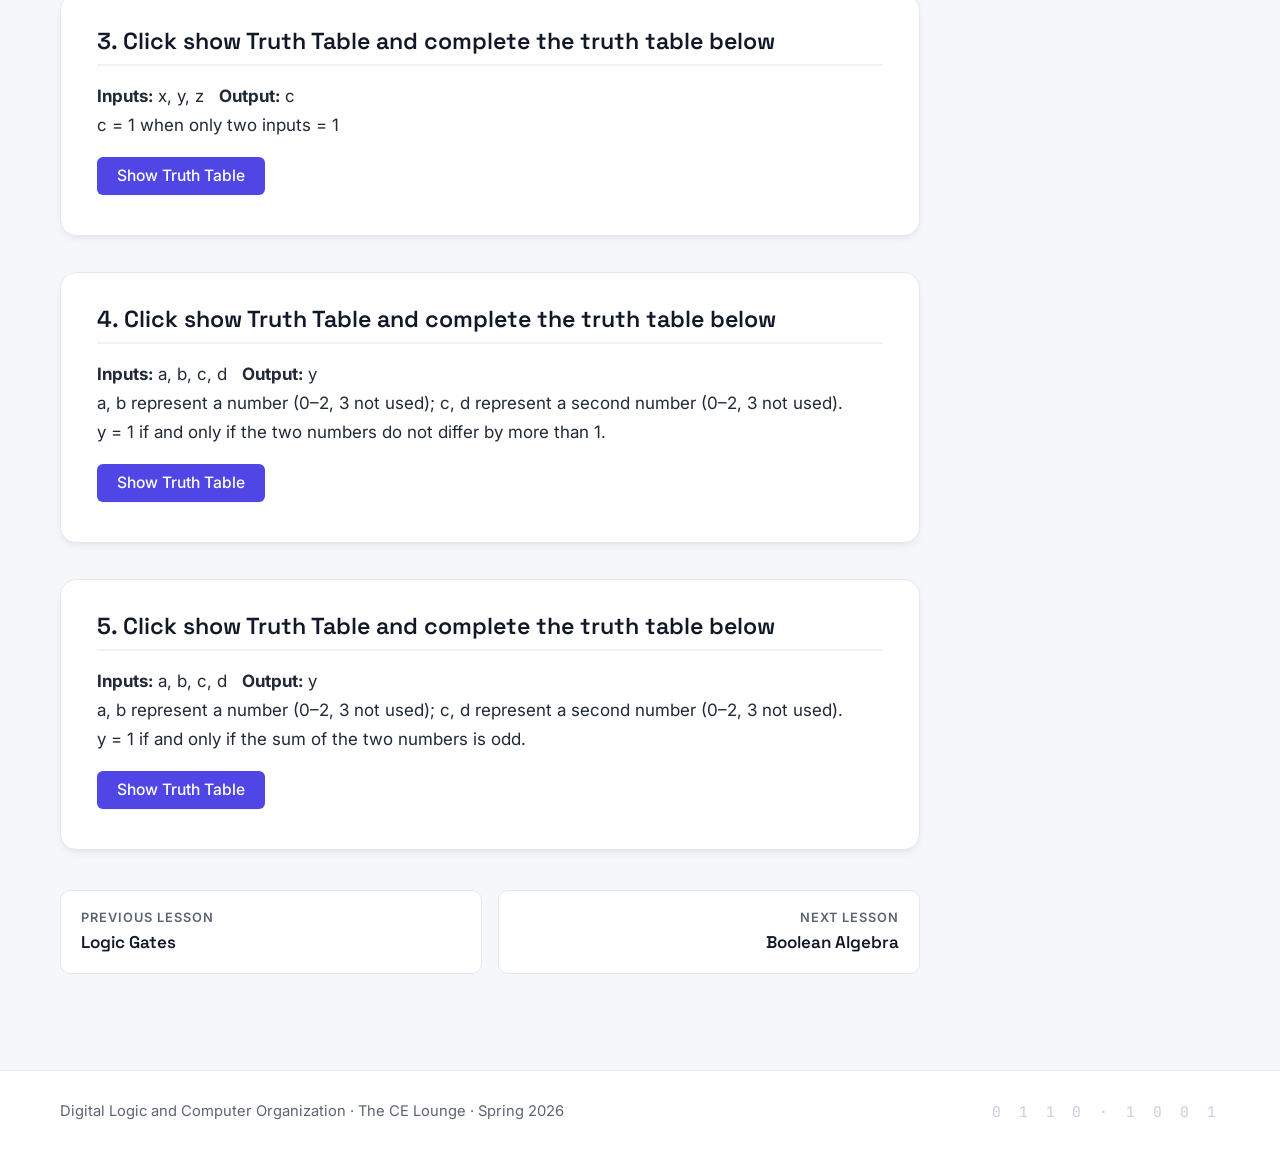
<file: lessons/04-truth-tables/index.html>
<!DOCTYPE html>
<html lang="en">
<head>
    <meta charset="UTF-8">
    <meta name="viewport" content="width=device-width, initial-scale=1.0">
    <title>Truth Tables · Digital Logic and Computer Organization</title>
    <meta name="description" content="Build and verify truth tables for compound Boolean expressions, with instant feedback on every row.">
    <link rel="icon" type="image/png" href="../../assets/images/favicon-32.png" sizes="32x32">
    <link rel="icon" type="image/png" href="../../assets/images/favicon-16.png" sizes="16x16">
    <link rel="apple-touch-icon" href="../../assets/images/apple-touch-icon.png">
    <link rel="preconnect" href="https://fonts.googleapis.com">
    <link rel="preconnect" href="https://fonts.gstatic.com" crossorigin>
    <link href="https://fonts.googleapis.com/css2?family=Space+Grotesk:wght@500;600;700&family=Inter:wght@400;500;600;700&family=JetBrains+Mono:wght@400;500;700&display=swap" rel="stylesheet">
    <link rel="stylesheet" href="../../assets/css/site.css">
    <script src="../../assets/js/site.js" defer></script>
    <script src="truth_tables.js" defer></script>
</head>
<body>
    <a class="skip-link" href="#main-content">Skip to main content</a>

    <header class="site-header">
        <div class="header-inner">
            <a class="brand" href="../../index.html">
                <img class="brand-mark" src="../../assets/images/logo-mark-64.png" alt="" width="36" height="36">
                <span>Digital Logic<span class="brand-course">The CE Lounge · Lesson Materials</span></span>
            </a>
            <nav class="site-nav" aria-label="Course">
                <ul>
                    <li><a href="../../index.html">All lessons</a></li>
                    <li><a href="../../verilog/index.html">Verilog tutorials</a></li>
                </ul>
            </nav>
            <button type="button" class="theme-toggle" aria-pressed="false" aria-label="Switch to dark theme">🌙<span class="theme-label">Dark</span></button>
        </div>
    </header>

    <div class="hero">
        <p class="eyebrow"><span aria-hidden="true">Lesson 100 / 101</span><span class="sr-only">Lesson 4 of 5</span></p>
        <h1>Truth <span class="accent">Tables</span></h1>
        <hr class="trace-rule" aria-hidden="true">
        <p class="lede">Build and verify truth tables for compound Boolean expressions, with instant feedback on every row.</p>
    </div>

    <div class="page-grid">
        <main id="main-content" class="content">

<section class="section" id="intro">
<h2>Overview</h2>
<div class="instructions">
<ul>
<li>Click <b>Show Steps</b> to reveal the truth table for each problem.</li>
<li>Fill in the output column(s) for each input combination.</li>
<li>Click <b>Check Answers</b> to get instant feedback. Correct answers are highlighted in green, mistakes in red.</li>
<li>Click <b>Hide Steps</b> to collapse the table and clear your work for that problem.</li>
<li>Tables with many columns/rows can be scrolled horizontally on small screens.</li>
</ul>
</div>
<div aria-label="Majority Vote Explorer" class="simulator" role="region">
<h3 aria-hidden="true">Try It Out: Majority Voter</h3>
<div class="sim-container">
<div aria-label="Voters" class="sim-inputs" role="group">
<button aria-pressed="false" class="sim-btn" id="maj-in-a" onclick="toggleMajority('a')" type="button">Voter A: 0</button>
<button aria-pressed="false" class="sim-btn" id="maj-in-b" onclick="toggleMajority('b')" type="button">Voter B: 0</button>
<button aria-pressed="false" class="sim-btn" id="maj-in-c" onclick="toggleMajority('c')" type="button">Voter C: 0</button>
</div>
<div aria-hidden="true" class="sim-flow-arrow">→</div>
<div aria-atomic="true" aria-live="polite" class="sim-output" id="maj-out">Result: 0 (No Majority)</div>
</div>
</div>
</section>
<section class="section" id="tt1">
<h2>1. Click show Truth Table and complete the truth table below</h2>
<p><b>Inputs:</b> a, b   <b>Output:</b> c<br/>c = 1 when any of the inputs = 1</p>
<button onclick="showTruthTable('tt1', ['a','b'], ['c'], [[0,0,0],[0,1,1],[1,0,1],[1,1,1]])">Show Truth Table</button>
<button class="hide-steps-btn" onclick="hideTruthTable('tt1')" style="display:none;">Hide Truth Table</button>
<form class="tt-form" style="display:none;"></form>
<button class="check-tt-btn" onclick="checkTruthTable(event, 'tt1', ['a','b'], ['c'], [[0,0,0],[0,1,1],[1,0,1],[1,1,1]])" style="display:none; margin-top:1rem;">Check Answers</button>
<div class="feedback"></div>
</section>
<section class="section" id="tt2">
<h2>2. Click show Truth Table and complete the truth table below</h2>
<p><b>Inputs:</b> a, b, c   <b>Output:</b> d<br/>d = 1 when at least two inputs = 1</p>
<button onclick="showTruthTable('tt2', ['a','b','c'], ['d'], [[0,0,0,0],[0,0,1,0],[0,1,0,0],[0,1,1,1],[1,0,0,0],[1,0,1,1],[1,1,0,1],[1,1,1,1]])">Show Truth Table</button>
<button class="hide-steps-btn" onclick="hideTruthTable('tt2')" style="display:none;">Hide Truth Table</button>
<form class="tt-form" style="display:none;"></form>
<button class="check-tt-btn" onclick="checkTruthTable(event, 'tt2', ['a','b','c'], ['d'], [[0,0,0,0],[0,0,1,0],[0,1,0,0],[0,1,1,1],[1,0,0,0],[1,0,1,1],[1,1,0,1],[1,1,1,1]])" style="display:none; margin-top:1rem;">Check Answers</button>
<div class="feedback"></div>
</section>
<section class="section" id="tt3">
<h2>3. Click show Truth Table and complete the truth table below</h2>
<p><b>Inputs:</b> x, y, z   <b>Output:</b> c<br/>c = 1 when only two inputs = 1</p>
<button onclick="showTruthTable('tt3', ['x','y','z'], ['c'], [[0,0,0,0],[0,0,1,0],[0,1,0,0],[0,1,1,1],[1,0,0,0],[1,0,1,1],[1,1,0,1],[1,1,1,0]])">Show Truth Table</button>
<button class="hide-steps-btn" onclick="hideTruthTable('tt3')" style="display:none;">Hide Truth Table</button>
<form class="tt-form" style="display:none;"></form>
<button class="check-tt-btn" onclick="checkTruthTable(event, 'tt3', ['x','y','z'], ['c'], [[0,0,0,0],[0,0,1,0],[0,1,0,0],[0,1,1,1],[1,0,0,0],[1,0,1,1],[1,1,0,1],[1,1,1,0]])" style="display:none; margin-top:1rem;">Check Answers</button>
<div class="feedback"></div>
</section>
<section class="section" id="tt4">
<h2>4. Click show Truth Table and complete the truth table below</h2>
<p><b>Inputs:</b> a, b, c, d   <b>Output:</b> y<br/>
                a, b represent a number (0–2, 3 not used); c, d represent a second number (0–2, 3 not used).<br/>
                y = 1 if and only if the two numbers do not differ by more than 1.</p>
<button onclick="showTruthTable('tt4', ['a','b','c','d'], ['y'], [
                    [0,0,0,0,1],[0,0,0,1,1],[0,0,1,0,1],[0,0,1,1,0],
                    [0,1,0,0,1],[0,1,0,1,1],[0,1,1,0,1],[0,1,1,1,1],
                    [1,0,0,0,1],[1,0,0,1,1],[1,0,1,0,1],[1,0,1,1,1],
                    [1,1,0,0,0],[1,1,0,1,1],[1,1,1,0,1],[1,1,1,1,1]
                ])">Show Truth Table</button>
<button class="hide-steps-btn" onclick="hideTruthTable('tt4')" style="display:none;">Hide Truth Table</button>
<form class="tt-form" style="display:none;"></form>
<button class="check-tt-btn" onclick="checkTruthTable(event, 'tt4', ['a','b','c','d'], ['y'], [
                    [0,0,0,0,1],[0,0,0,1,1],[0,0,1,0,1],[0,0,1,1,0],
                    [0,1,0,0,1],[0,1,0,1,1],[0,1,1,0,1],[0,1,1,1,1],
                    [1,0,0,0,1],[1,0,0,1,1],[1,0,1,0,1],[1,0,1,1,1],
                    [1,1,0,0,0],[1,1,0,1,1],[1,1,1,0,1],[1,1,1,1,1]
                ])" style="display:none; margin-top:1rem;">Check Answers</button>
<div class="feedback"></div>
</section>
<section class="section" id="tt5">
<h2>5. Click show Truth Table and complete the truth table below</h2>
<p><b>Inputs:</b> a, b, c, d   <b>Output:</b> y<br/>
                a, b represent a number (0–2, 3 not used); c, d represent a second number (0–2, 3 not used).<br/>
                y = 1 if and only if the sum of the two numbers is odd.</p>
<button onclick="showTruthTable('tt5', ['a','b','c','d'], ['y'], [
                    [0,0,0,0,0],[0,0,0,1,1],[0,0,1,0,1],[0,0,1,1,0],
                    [0,1,0,0,1],[0,1,0,1,0],[0,1,1,0,0],[0,1,1,1,1],
                    [1,0,0,0,1],[1,0,0,1,0],[1,0,1,0,0],[1,0,1,1,1],
                    [1,1,0,0,0],[1,1,0,1,1],[1,1,1,0,1],[1,1,1,1,0]
                ])">Show Truth Table</button>
<button class="hide-steps-btn" onclick="hideTruthTable('tt5')" style="display:none;">Hide Truth Table</button>
<form class="tt-form" style="display:none;"></form>
<button class="check-tt-btn" onclick="checkTruthTable(event, 'tt5', ['a','b','c','d'], ['y'], [
                    [0,0,0,0,0],[0,0,0,1,1],[0,0,1,0,1],[0,0,1,1,0],
                    [0,1,0,0,1],[0,1,0,1,0],[0,1,1,0,0],[0,1,1,1,1],
                    [1,0,0,0,1],[1,0,0,1,0],[1,0,1,0,0],[1,0,1,1,1],
                    [1,1,0,0,0],[1,1,0,1,1],[1,1,1,0,1],[1,1,1,1,0]
                ])" style="display:none; margin-top:1rem;">Check Answers</button>
<div class="feedback"></div>
</section>

<nav class="pager" aria-label="Lesson navigation"><a class="pager-prev" href="../03-logic-gates/index.html"><span class="pager-label">Previous lesson</span><span class="pager-title">Logic Gates</span></a><a class="pager-next" href="../05-boolean-algebra/index.html"><span class="pager-label">Next lesson</span><span class="pager-title">Boolean Algebra</span></a></nav>
        </main>
        <aside class="toc" data-toc></aside>
    </div>

    <footer class="site-footer">
        <div class="footer-inner">
            <p>Digital Logic and Computer Organization · The CE Lounge · Spring 2026</p>
            <p class="bits" aria-hidden="true">0 1 1 0 · 1 0 0 1</p>
        </div>
    </footer>
</body>
</html>
</file>
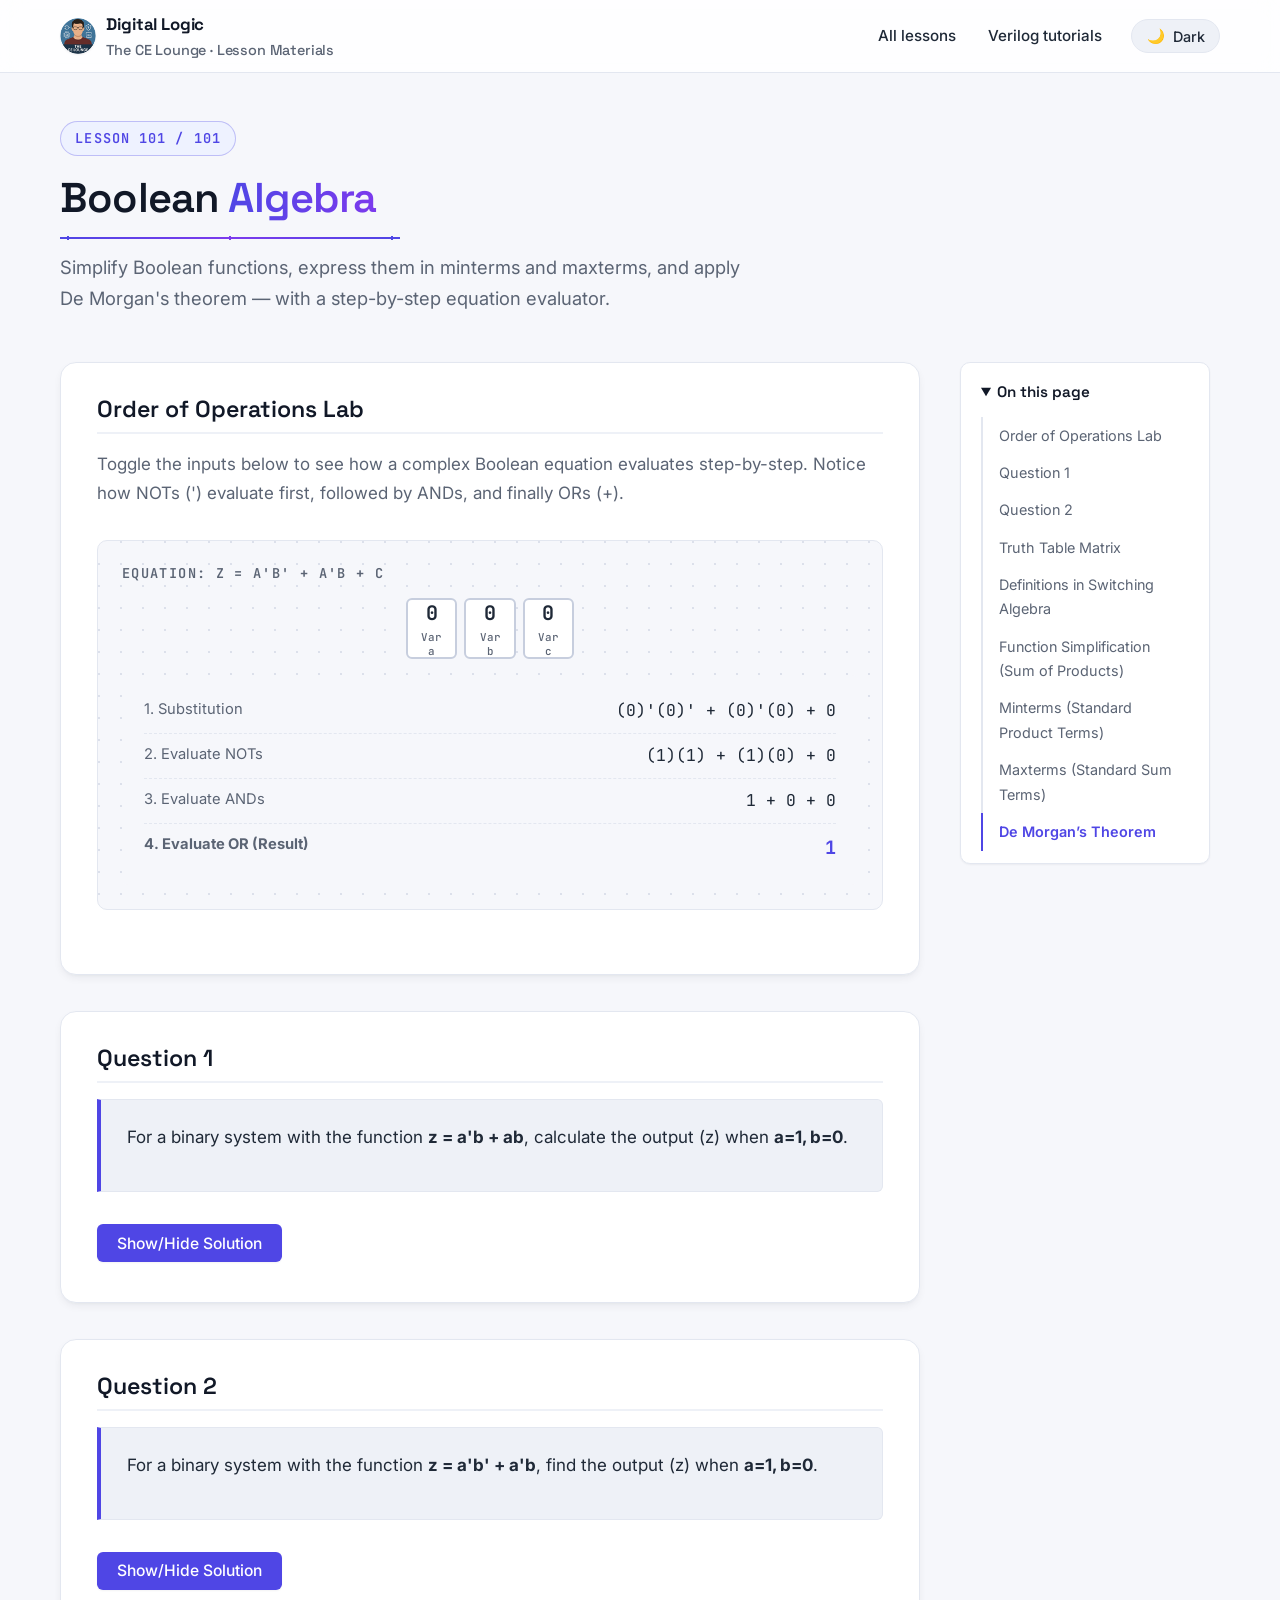
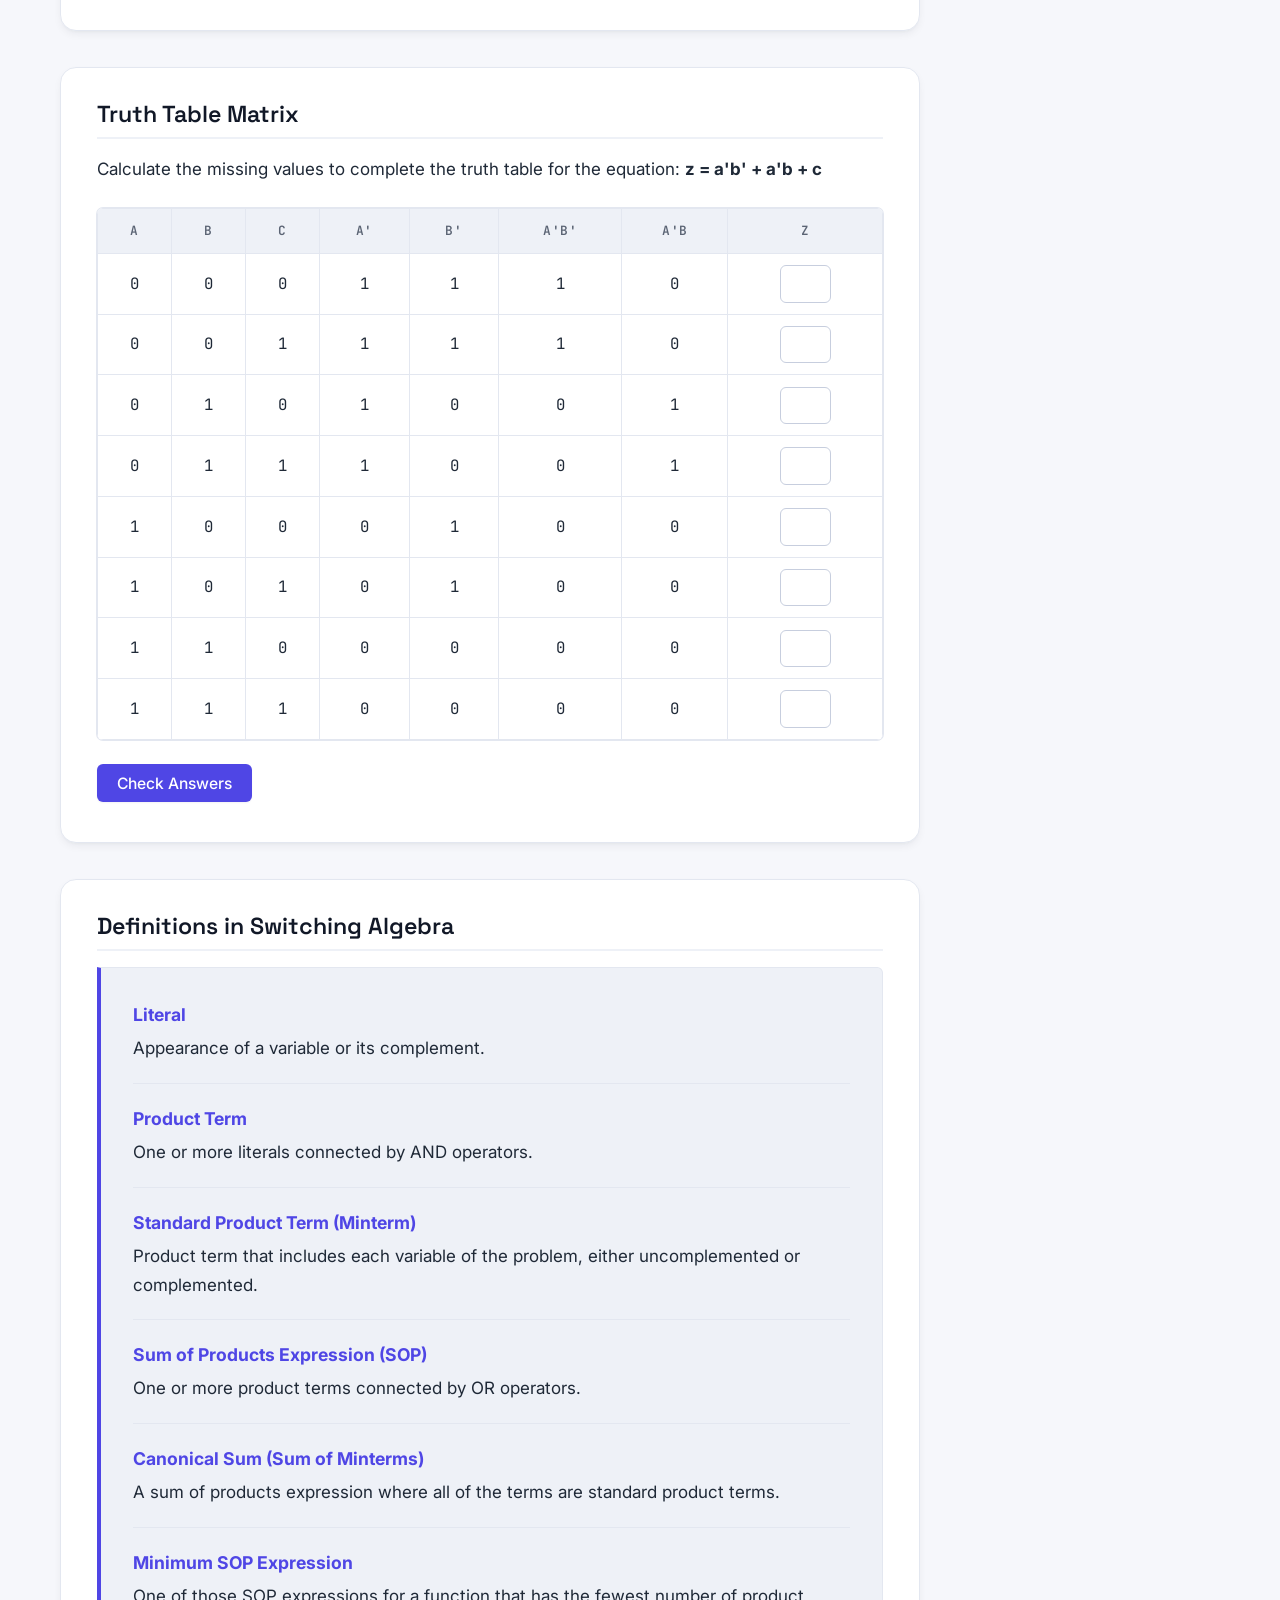
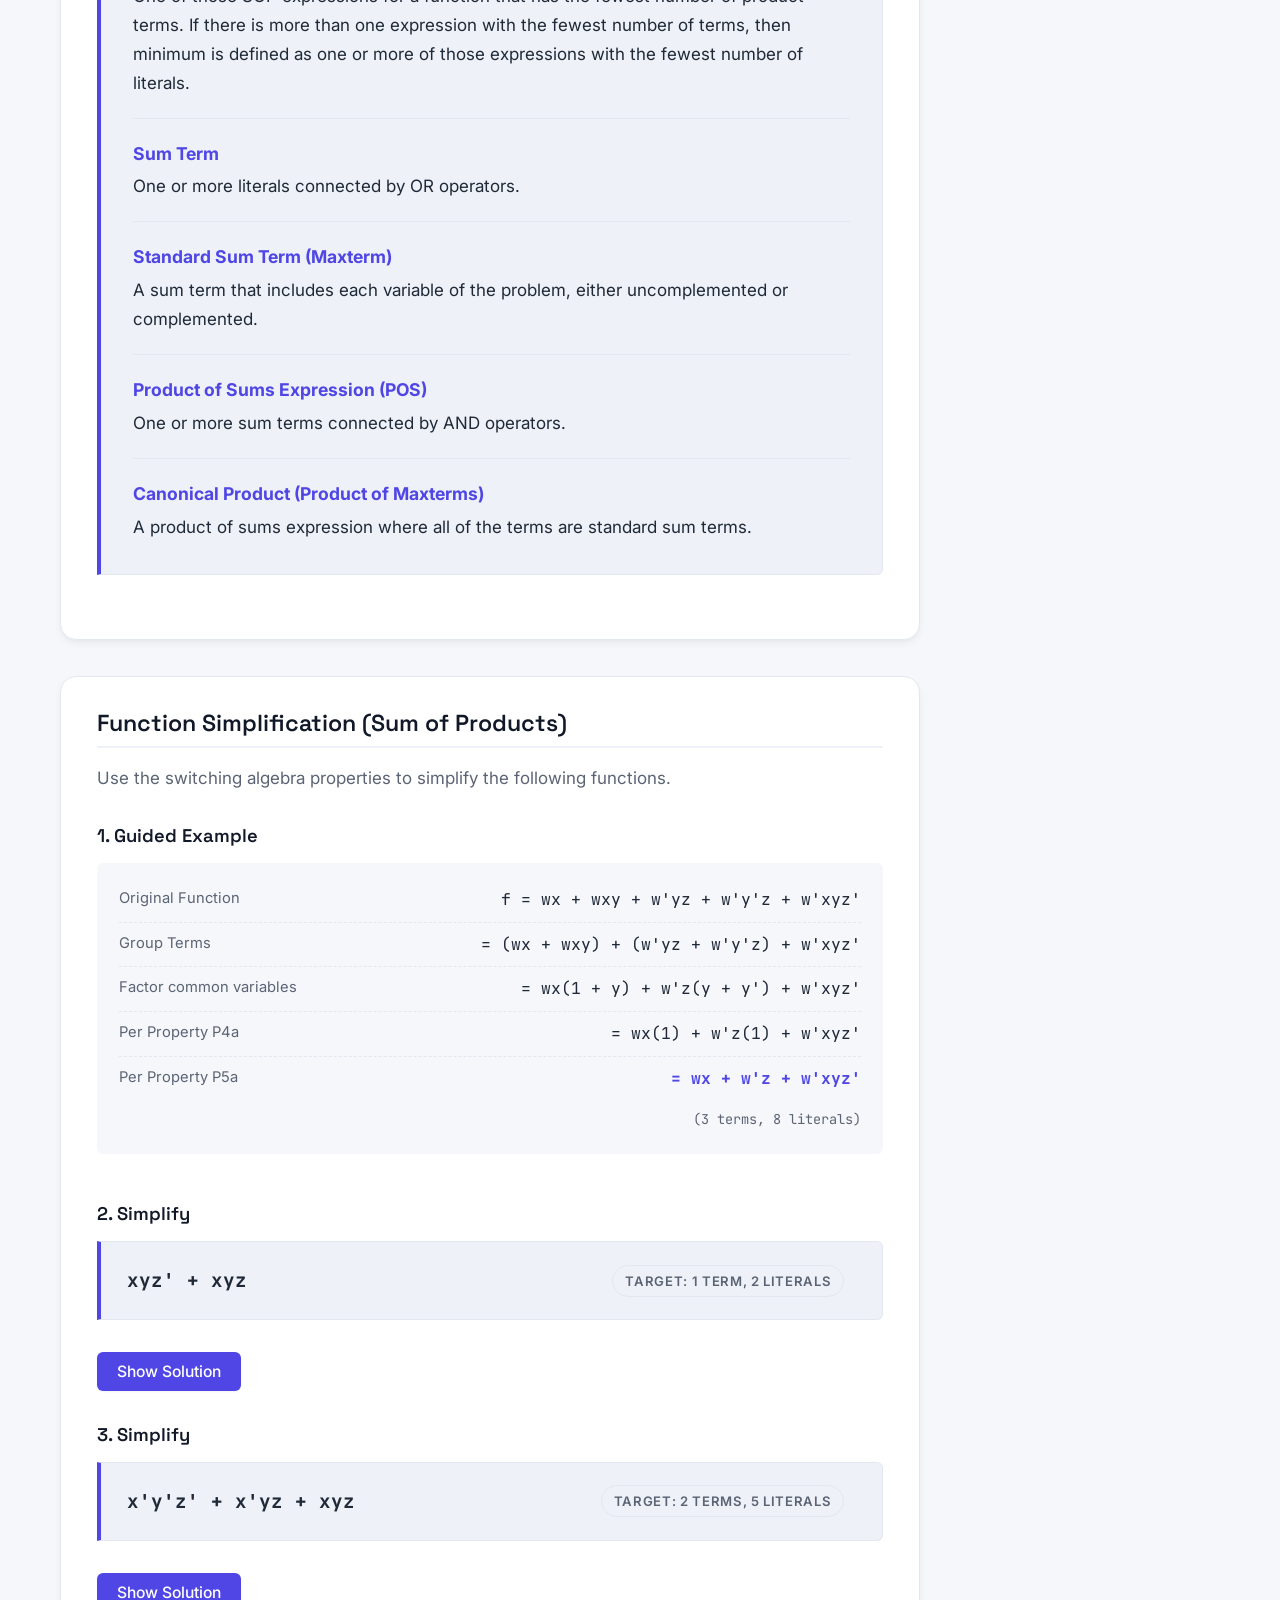
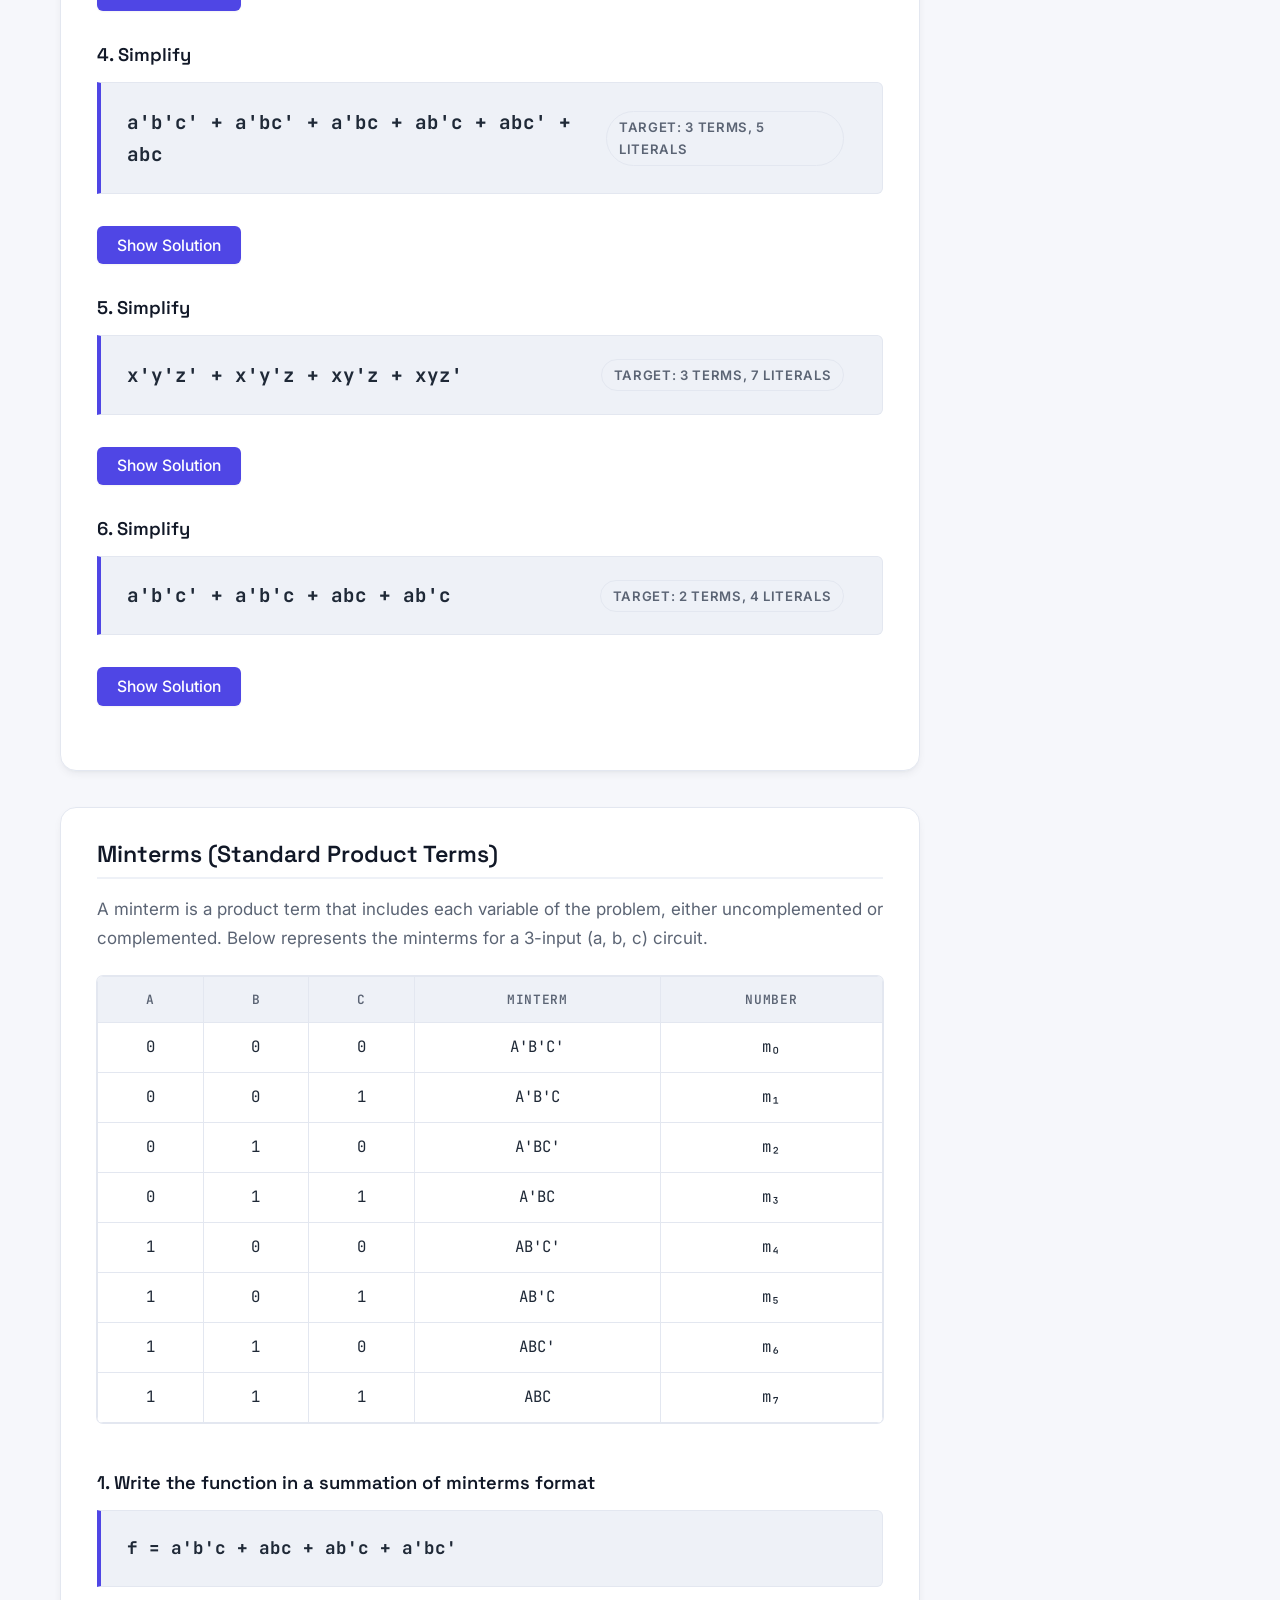
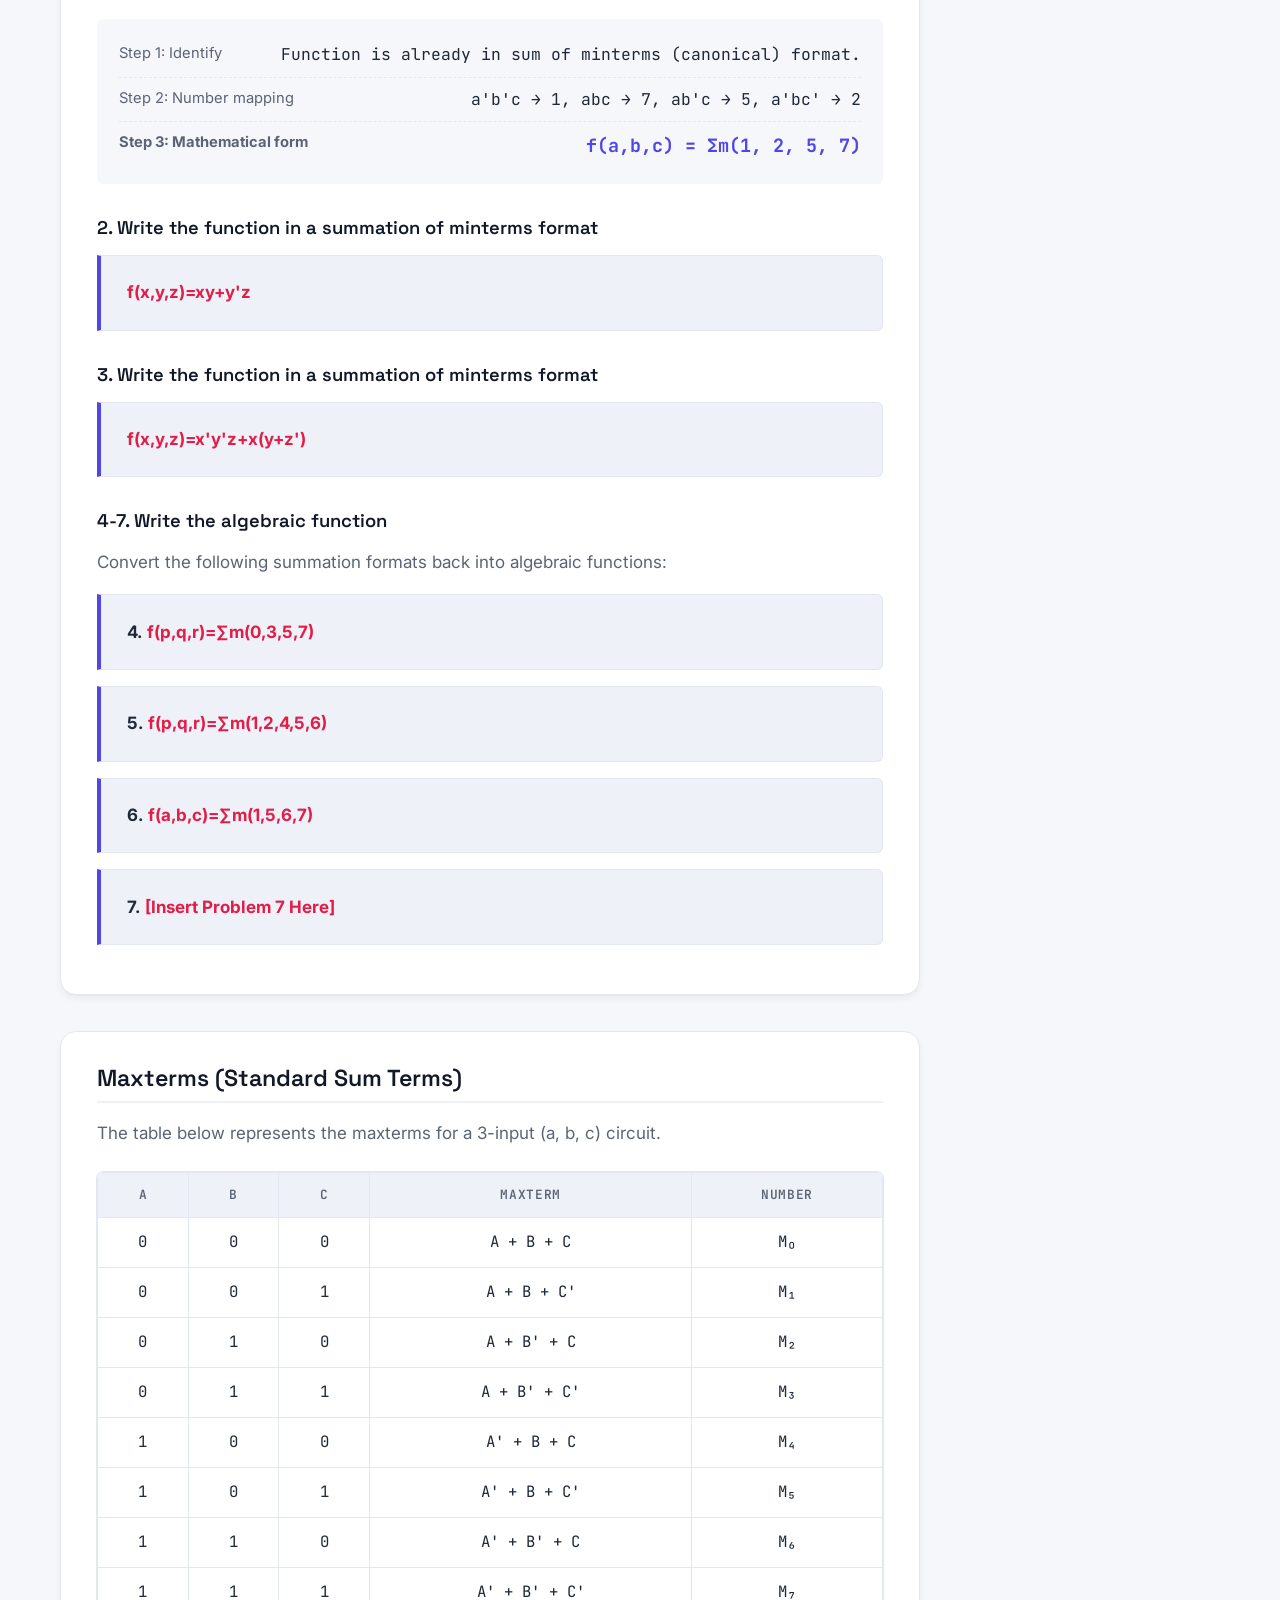
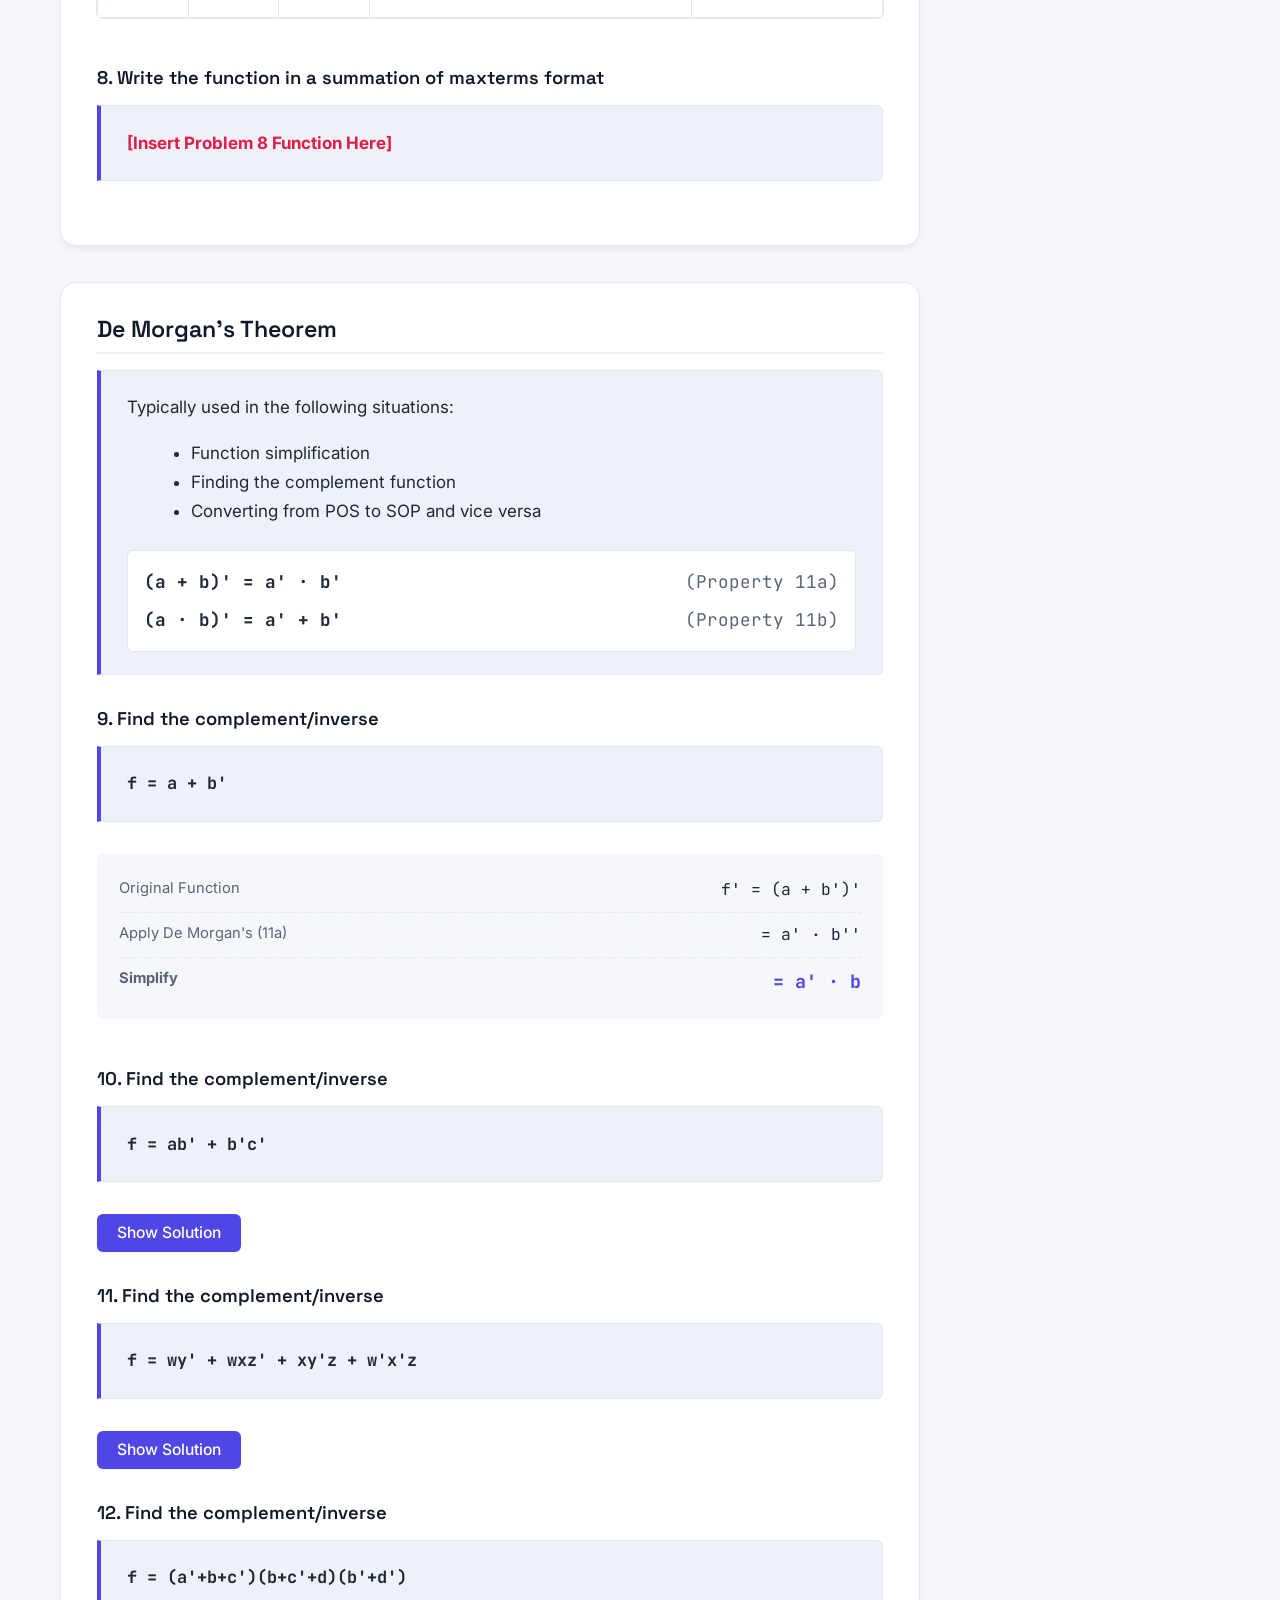
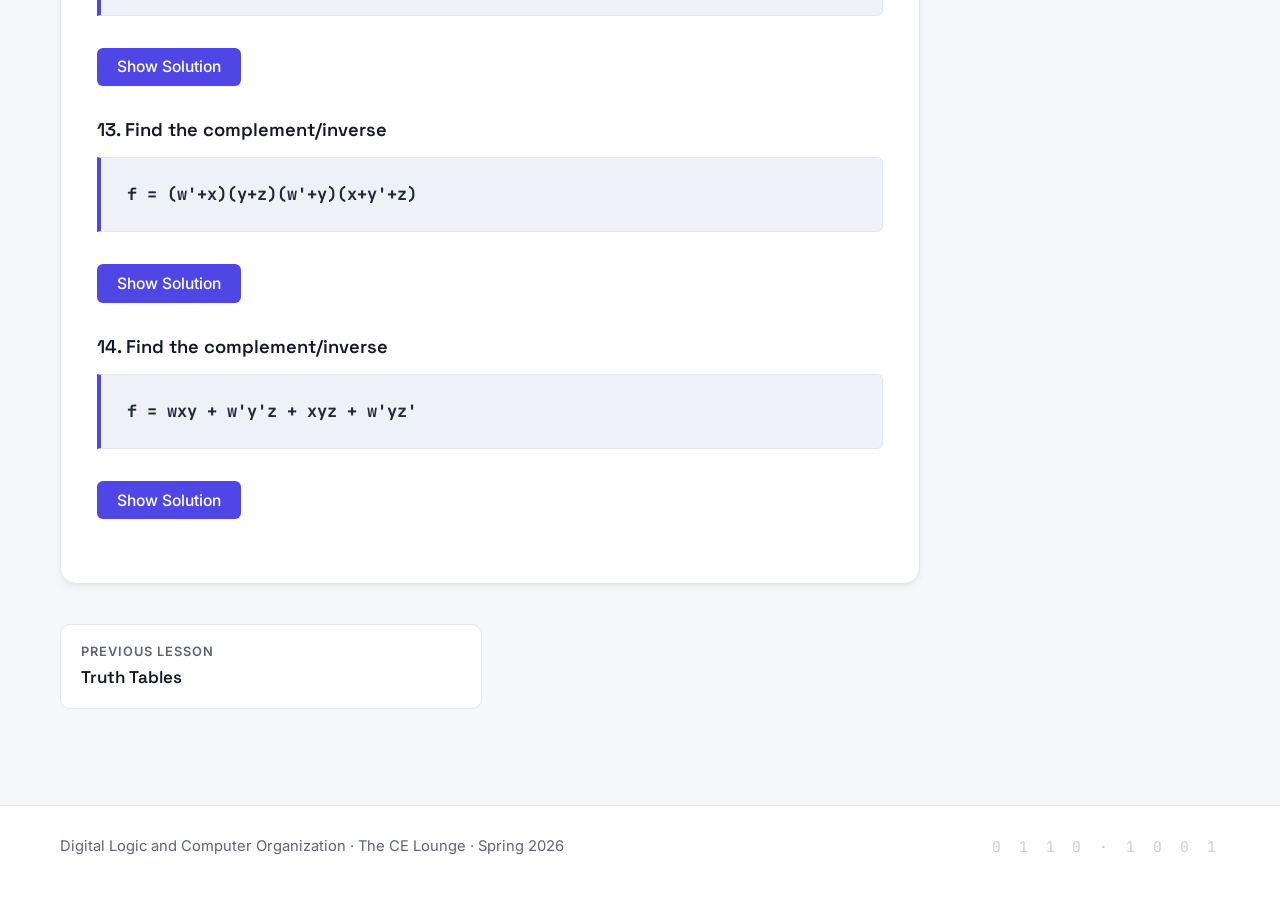
<file: lessons/05-boolean-algebra/index.html>
<!DOCTYPE html>
<html lang="en">
<head>
    <meta charset="UTF-8">
    <meta name="viewport" content="width=device-width, initial-scale=1.0">
    <title>Boolean Algebra · Digital Logic and Computer Organization</title>
    <meta name="description" content="Simplify Boolean functions, express them in minterms and maxterms, and apply De Morgan's theorem — with a step-by-step equation evaluator.">
    <link rel="icon" type="image/png" href="../../assets/images/favicon-32.png" sizes="32x32">
    <link rel="icon" type="image/png" href="../../assets/images/favicon-16.png" sizes="16x16">
    <link rel="apple-touch-icon" href="../../assets/images/apple-touch-icon.png">
    <link rel="preconnect" href="https://fonts.googleapis.com">
    <link rel="preconnect" href="https://fonts.gstatic.com" crossorigin>
    <link href="https://fonts.googleapis.com/css2?family=Space+Grotesk:wght@500;600;700&family=Inter:wght@400;500;600;700&family=JetBrains+Mono:wght@400;500;700&display=swap" rel="stylesheet">
    <link rel="stylesheet" href="../../assets/css/site.css">
    <script src="../../assets/js/site.js" defer></script>
    <script src="boolean_algebra.js" defer></script>
</head>
<body>
    <a class="skip-link" href="#main-content">Skip to main content</a>

    <header class="site-header">
        <div class="header-inner">
            <a class="brand" href="../../index.html">
                <img class="brand-mark" src="../../assets/images/logo-mark-64.png" alt="" width="36" height="36">
                <span>Digital Logic<span class="brand-course">The CE Lounge · Lesson Materials</span></span>
            </a>
            <nav class="site-nav" aria-label="Course">
                <ul>
                    <li><a href="../../index.html">All lessons</a></li>
                    <li><a href="../../verilog/index.html">Verilog tutorials</a></li>
                </ul>
            </nav>
            <button type="button" class="theme-toggle" aria-pressed="false" aria-label="Switch to dark theme">🌙<span class="theme-label">Dark</span></button>
        </div>
    </header>

    <div class="hero">
        <p class="eyebrow"><span aria-hidden="true">Lesson 101 / 101</span><span class="sr-only">Lesson 5 of 5</span></p>
        <h1>Boolean <span class="accent">Algebra</span></h1>
        <hr class="trace-rule" aria-hidden="true">
        <p class="lede">Simplify Boolean functions, express them in minterms and maxterms, and apply De Morgan's theorem — with a step-by-step equation evaluator.</p>
    </div>

    <div class="page-grid">
        <main id="main-content" class="content">

<section class="section" id="lab">
<h2>Order of Operations Lab</h2>
<p style="color: var(--text-muted); margin-bottom: 2rem;">Toggle the inputs below to see how a complex Boolean equation evaluates step-by-step. Notice how NOTs (') evaluate first, followed by ANDs, and finally ORs (+).</p>
<div aria-label="Boolean Equation Step Evaluator" class="simulator" role="region">
<h3 aria-hidden="true">Equation: z = a'b' + a'b + c</h3>
<div class="sim-container">
<div aria-label="Variables" class="bit-row" role="group">
<button aria-pressed="false" class="bit-btn" id="var-a" onclick="toggleVar('a')" type="button">0<br/><span>Var a</span></button>
<button aria-pressed="false" class="bit-btn" id="var-b" onclick="toggleVar('b')" type="button">0<br/><span>Var b</span></button>
<button aria-pressed="false" class="bit-btn" id="var-c" onclick="toggleVar('c')" type="button">0<br/><span>Var c</span></button>
</div>
<div aria-live="polite" class="step-box">
<div class="step-row"><span class="step-label">1. Substitution</span><span id="step-sub">(0)'(0)' + (0)'(0) + 0</span></div>
<div class="step-row"><span class="step-label">2. Evaluate NOTs</span><span id="step-not">(1)(1) + (1)(0) + 0</span></div>
<div class="step-row"><span class="step-label">3. Evaluate ANDs</span><span id="step-and">1 + 0 + 0</span></div>
<div class="step-row"><span class="step-label">4. Evaluate OR (Result)</span><span id="step-res">1</span></div>
</div>
</div>
</div>
</section>
<section class="section" id="q1">
<h2>Question 1</h2>
<div class="example-card">
<p>For a binary system with the function <strong>z = a'b + ab</strong>, calculate the output (z) when <strong>a=1, b=0</strong>.</p>
</div>
<button aria-controls="sol1" aria-expanded="false" class="action-btn" onclick="toggleSolution('sol1')">Show/Hide Solution</button>
<div class="solution" id="sol1" style="display:none;">
<pre>
a = 1  →  a' = 0
b = 0  →  b' = 1

z = a'b + ab
z = (0•0) + (1•0)
z = 0 + 0
z = 0</pre>
</div>
</section>
<section class="section" id="q2">
<h2>Question 2</h2>
<div class="example-card">
<p>For a binary system with the function <strong>z = a'b' + a'b</strong>, find the output (z) when <strong>a=1, b=0</strong>.</p>
</div>
<button aria-controls="sol2" aria-expanded="false" class="action-btn" onclick="toggleSolution('sol2')">Show/Hide Solution</button>
<div class="solution" id="sol2" style="display:none;">
<pre>
a = 1  →  a' = 0
b = 0  →  b' = 1

z = a'b' + a'b
z = (0•1) + (0•0)
z = 0 + 0
z = 0</pre>
</div>
</section>
<section class="section" id="tt">
<h2>Truth Table Matrix</h2>
<p style="margin-bottom: 1.5rem;">Calculate the missing values to complete the truth table for the equation: <strong>z = a'b' + a'b + c</strong></p>
<form onsubmit="checkTruthTable(event)">
<div class="table-responsive">
<table aria-label="Boolean Truth Table" class="calc-table">
<thead>
<tr>
<th>a</th><th>b</th><th>c</th><th>a'</th><th>b'</th><th>a'b'</th><th>a'b</th><th>z</th>
</tr>
</thead>
<tbody>
<tr><td>0</td><td>0</td><td>0</td><td>1</td><td>1</td><td>1</td><td>0</td><td><input aria-label="Output z for row 1" class="tt-out" data-row="0" max="1" min="0" type="number"/></td></tr>
<tr><td>0</td><td>0</td><td>1</td><td>1</td><td>1</td><td>1</td><td>0</td><td><input aria-label="Output z for row 2" class="tt-out" data-row="1" max="1" min="0" type="number"/></td></tr>
<tr><td>0</td><td>1</td><td>0</td><td>1</td><td>0</td><td>0</td><td>1</td><td><input aria-label="Output z for row 3" class="tt-out" data-row="2" max="1" min="0" type="number"/></td></tr>
<tr><td>0</td><td>1</td><td>1</td><td>1</td><td>0</td><td>0</td><td>1</td><td><input aria-label="Output z for row 4" class="tt-out" data-row="3" max="1" min="0" type="number"/></td></tr>
<tr><td>1</td><td>0</td><td>0</td><td>0</td><td>1</td><td>0</td><td>0</td><td><input aria-label="Output z for row 5" class="tt-out" data-row="4" max="1" min="0" type="number"/></td></tr>
<tr><td>1</td><td>0</td><td>1</td><td>0</td><td>1</td><td>0</td><td>0</td><td><input aria-label="Output z for row 6" class="tt-out" data-row="5" max="1" min="0" type="number"/></td></tr>
<tr><td>1</td><td>1</td><td>0</td><td>0</td><td>0</td><td>0</td><td>0</td><td><input aria-label="Output z for row 7" class="tt-out" data-row="6" max="1" min="0" type="number"/></td></tr>
<tr><td>1</td><td>1</td><td>1</td><td>0</td><td>0</td><td>0</td><td>0</td><td><input aria-label="Output z for row 8" class="tt-out" data-row="7" max="1" min="0" type="number"/></td></tr>
</tbody>
</table>
</div>
<button class="action-btn" type="submit">Check Answers</button>
<div class="feedback" id="tt-feedback"></div>
</form>
</section>
<section class="section" id="defs">
<h2>Definitions in Switching Algebra</h2>
<div class="example-card" style="padding: 2rem;">
<ul style="list-style: none; padding: 0; margin: 0;">
<li style="margin-bottom: 1.25rem; padding-bottom: 1.25rem; border-bottom: 1px solid var(--border-color);">
<strong style="color: var(--primary-color); font-size: 1.1rem; display: block; margin-bottom: 0.25rem;">Literal</strong>
<span style="color: var(--text-main);">Appearance of a variable or its complement.</span>
</li>
<li style="margin-bottom: 1.25rem; padding-bottom: 1.25rem; border-bottom: 1px solid var(--border-color);">
<strong style="color: var(--primary-color); font-size: 1.1rem; display: block; margin-bottom: 0.25rem;">Product Term</strong>
<span style="color: var(--text-main);">One or more literals connected by AND operators.</span>
</li>
<li style="margin-bottom: 1.25rem; padding-bottom: 1.25rem; border-bottom: 1px solid var(--border-color);">
<strong style="color: var(--primary-color); font-size: 1.1rem; display: block; margin-bottom: 0.25rem;">Standard Product Term (Minterm)</strong>
<span style="color: var(--text-main);">Product term that includes each variable of the problem, either uncomplemented or complemented.</span>
</li>
<li style="margin-bottom: 1.25rem; padding-bottom: 1.25rem; border-bottom: 1px solid var(--border-color);">
<strong style="color: var(--primary-color); font-size: 1.1rem; display: block; margin-bottom: 0.25rem;">Sum of Products Expression (SOP)</strong>
<span style="color: var(--text-main);">One or more product terms connected by OR operators.</span>
</li>
<li style="margin-bottom: 1.25rem; padding-bottom: 1.25rem; border-bottom: 1px solid var(--border-color);">
<strong style="color: var(--primary-color); font-size: 1.1rem; display: block; margin-bottom: 0.25rem;">Canonical Sum (Sum of Minterms)</strong>
<span style="color: var(--text-main);">A sum of products expression where all of the terms are standard product terms.</span>
</li>
<li style="margin-bottom: 1.25rem; padding-bottom: 1.25rem; border-bottom: 1px solid var(--border-color);">
<strong style="color: var(--primary-color); font-size: 1.1rem; display: block; margin-bottom: 0.25rem;">Minimum SOP Expression</strong>
<span style="color: var(--text-main);">One of those SOP expressions for a function that has the fewest number of product terms. If there is more than one expression with the fewest number of terms, then minimum is defined as one or more of those expressions with the fewest number of literals.</span>
</li>
<li style="margin-bottom: 1.25rem; padding-bottom: 1.25rem; border-bottom: 1px solid var(--border-color);">
<strong style="color: var(--primary-color); font-size: 1.1rem; display: block; margin-bottom: 0.25rem;">Sum Term</strong>
<span style="color: var(--text-main);">One or more literals connected by OR operators.</span>
</li>
<li style="margin-bottom: 1.25rem; padding-bottom: 1.25rem; border-bottom: 1px solid var(--border-color);">
<strong style="color: var(--primary-color); font-size: 1.1rem; display: block; margin-bottom: 0.25rem;">Standard Sum Term (Maxterm)</strong>
<span style="color: var(--text-main);">A sum term that includes each variable of the problem, either uncomplemented or complemented.</span>
</li>
<li style="margin-bottom: 1.25rem; padding-bottom: 1.25rem; border-bottom: 1px solid var(--border-color);">
<strong style="color: var(--primary-color); font-size: 1.1rem; display: block; margin-bottom: 0.25rem;">Product of Sums Expression (POS)</strong>
<span style="color: var(--text-main);">One or more sum terms connected by AND operators.</span>
</li>
<li style="margin-bottom: 0; padding-bottom: 0; border-bottom: none;">
<strong style="color: var(--primary-color); font-size: 1.1rem; display: block; margin-bottom: 0.25rem;">Canonical Product (Product of Maxterms)</strong>
<span style="color: var(--text-main);">A product of sums expression where all of the terms are standard sum terms.</span>
</li>
</ul>
</div>
</section>
<section class="section" id="simp">
<h2>Function Simplification (Sum of Products)</h2>
<p style="margin-bottom: 2rem; color: var(--text-muted);">Use the switching algebra properties to simplify the following functions.</p>
<h3 style="margin-bottom: 1rem;">1. Guided Example</h3>
<div class="step-box" style="margin-bottom: 3rem;">
<div class="step-row"><span class="step-label">Original Function</span><span style="font-family: 'JetBrains Mono', monospace;">f = wx + wxy + w'yz + w'y'z + w'xyz'</span></div>
<div class="step-row"><span class="step-label">Group Terms</span><span>= (wx + wxy) + (w'yz + w'y'z) + w'xyz'</span></div>
<div class="step-row"><span class="step-label">Factor common variables</span><span>= wx(1 + y) + w'z(y + y') + w'xyz'</span></div>
<div class="step-row"><span class="step-label">Per Property P4a</span><span>= wx(1) + w'z(1) + w'xyz'</span></div>
<div class="step-row" style="border: none;"><span class="step-label">Per Property P5a</span><span style="font-weight: bold; color: var(--primary-color);">= wx + w'z + w'xyz'</span></div>
<div style="text-align: right; font-size: 0.85rem; color: var(--text-muted); margin-top: 0.5rem;">(3 terms, 8 literals)</div>
</div>
<h3 style="margin-bottom: 1rem;">2. Simplify</h3>
<div class="example-card" style="display: flex; justify-content: space-between; align-items: center;">
<span style="font-family: 'JetBrains Mono', monospace; font-size: 1.2rem; font-weight: bold;">xyz' + xyz</span>
<span class="badge" style="background: var(--code-bg); color: var(--text-muted); border: 1px solid var(--border-color);">Target: 1 term, 2 literals</span>
</div>
<button aria-controls="sol-p2" aria-expanded="false" class="action-btn" onclick="toggleSolution('sol-p2')" style="margin-bottom: 2rem;">Show Solution</button>
<div class="solution" id="sol-p2" style="display:none; margin-bottom: 3rem;">
<pre>
                xyz' + xyz
                = xy(z' + z)    (Factor out xy)
                = xy(1)         (Complement property: z' + z = 1)
                = xy            (Identity property: x•1 = x)
                        </pre>
</div>
<h3 style="margin-bottom: 1rem;">3. Simplify</h3>
<div class="example-card" style="display: flex; justify-content: space-between; align-items: center;">
<span style="font-family: 'JetBrains Mono', monospace; font-size: 1.2rem; font-weight: bold;">x'y'z' + x'yz + xyz</span>
<span class="badge" style="background: var(--code-bg); color: var(--text-muted); border: 1px solid var(--border-color);">Target: 2 terms, 5 literals</span>
</div>
<button aria-controls="sol-p3" aria-expanded="false" class="action-btn" onclick="toggleSolution('sol-p3')" style="margin-bottom: 2rem;">Show Solution</button>
<div class="solution" id="sol-p3" style="display:none; margin-bottom: 3rem;">
<pre>
                x'y'z' + x'yz + xyz
                = x'y'z' + yz(x' + x)   (Factor out yz)
                = x'y'z' + yz(1)        (Complement property: x' + x = 1)
                = x'y'z' + yz
                        </pre>
</div>
<h3 style="margin-bottom: 1rem;">4. Simplify</h3>
<div class="example-card" style="display: flex; justify-content: space-between; align-items: center;">
<span style="font-family: 'JetBrains Mono', monospace; font-size: 1.2rem; font-weight: bold;">a'b'c' + a'bc' + a'bc + ab'c + abc' + abc</span>
<span class="badge" style="background: var(--code-bg); color: var(--text-muted); border: 1px solid var(--border-color);">Target: 3 terms, 5 literals</span>
</div>
<button aria-controls="sol-p4" aria-expanded="false" class="action-btn" onclick="toggleSolution('sol-p4')" style="margin-bottom: 2rem;">Show Solution</button>
<div class="solution" id="sol-p4" style="display:none; margin-bottom: 3rem;">
<pre>
                a'b'c' + a'bc' + a'bc + ab'c + abc' + abc
                = a'c'(b' + b) + a'bc + abc + ac(b' + b) + abc'  (Group and factor)
                = a'c'(1) + a'bc + abc + ac(1) + abc'
                = a'c' + bc(a' + a) + ac + abc'                  (Factor out bc)
                = a'c' + bc(1) + ac + abc' 
                = a'c' + bc + a(c + bc')                         (Factor out a)
                = a'c' + bc + a(c + b)                           (Absorption: c + bc' = c + b)
                = a'c' + bc + ac + ab
                = a'c' + ac + bc + ab
                = c(a' + a) + b(c + a)
                = c(1) + bc + ab
                = c + bc + ab
                = c(1 + b) + ab
                = c + ab                                         (Wait, standard minimization yields: a'c' + b + ac)
                = a'c' + ac + b                                  (Alternative grouping yields: a'c' + ac + b)
                        </pre>
</div>
<h3 style="margin-bottom: 1rem;">5. Simplify</h3>
<div class="example-card" style="display: flex; justify-content: space-between; align-items: center;">
<span style="font-family: 'JetBrains Mono', monospace; font-size: 1.2rem; font-weight: bold;">x'y'z' + x'y'z + xy'z + xyz'</span>
<span class="badge" style="background: var(--code-bg); color: var(--text-muted); border: 1px solid var(--border-color);">Target: 3 terms, 7 literals</span>
</div>
<button aria-controls="sol-p5" aria-expanded="false" class="action-btn" onclick="toggleSolution('sol-p5')" style="margin-bottom: 2rem;">Show Solution</button>
<div class="solution" id="sol-p5" style="display:none; margin-bottom: 3rem;">
<pre>
                x'y'z' + x'y'z + xy'z + xyz'
                = x'y'(z' + z) + xy'z + xyz'    (Factor out x'y')
                = x'y'(1) + xy'z + xyz'
                = x'y' + xy'z + xyz'            
                = y'(x' + xz) + xyz'            (Factor out y')
                = y'(x' + z) + xyz'             (Absorption: x' + xz = x' + z)
                = x'y' + y'z + xyz'
                        </pre>
</div>
<h3 style="margin-bottom: 1rem;">6. Simplify</h3>
<div class="example-card" style="display: flex; justify-content: space-between; align-items: center;">
<span style="font-family: 'JetBrains Mono', monospace; font-size: 1.2rem; font-weight: bold;">a'b'c' + a'b'c + abc + ab'c</span>
<span class="badge" style="background: var(--code-bg); color: var(--text-muted); border: 1px solid var(--border-color);">Target: 2 terms, 4 literals</span>
</div>
<button aria-controls="sol-p6" aria-expanded="false" class="action-btn" onclick="toggleSolution('sol-p6')" style="margin-bottom: 2rem;">Show Solution</button>
<div class="solution" id="sol-p6" style="display:none;">
<pre>
                a'b'c' + a'b'c + abc + ab'c
                = a'b'(c' + c) + abc + ab'c     (Factor out a'b')
                = a'b'(1) + c(ab + ab')         (Factor out c)
                = a'b' + c(a(b + b'))           (Factor out a)
                = a'b' + c(a(1))
                = a'b' + ac
                        </pre>
</div>
</section>
<section class="section" id="minterms">
<h2>Minterms (Standard Product Terms)</h2>
<p style="margin-bottom: 1.5rem; color: var(--text-muted);">A minterm is a product term that includes each variable of the problem, either uncomplemented or complemented. Below represents the minterms for a 3-input (a, b, c) circuit.</p>
<div class="table-responsive">
<table class="calc-table">
<thead><tr><th>A</th><th>B</th><th>C</th><th>Minterm</th><th>Number</th></tr></thead>
<tbody>
<tr><td>0</td><td>0</td><td>0</td><td>A'B'C'</td><td>m₀</td></tr>
<tr><td>0</td><td>0</td><td>1</td><td>A'B'C</td><td>m₁</td></tr>
<tr><td>0</td><td>1</td><td>0</td><td>A'BC'</td><td>m₂</td></tr>
<tr><td>0</td><td>1</td><td>1</td><td>A'BC</td><td>m₃</td></tr>
<tr><td>1</td><td>0</td><td>0</td><td>AB'C'</td><td>m₄</td></tr>
<tr><td>1</td><td>0</td><td>1</td><td>AB'C</td><td>m₅</td></tr>
<tr><td>1</td><td>1</td><td>0</td><td>ABC'</td><td>m₆</td></tr>
<tr><td>1</td><td>1</td><td>1</td><td>ABC</td><td>m₇</td></tr>
</tbody>
</table>
</div>
<h3 style="margin-top: 3rem; margin-bottom: 1rem;">1. Write the function in a summation of minterms format</h3>
<div class="example-card">
<span style="font-family: 'JetBrains Mono', monospace; font-size: 1.1rem; font-weight: bold;">f = a'b'c + abc + ab'c + a'bc'</span>
</div>
<div class="step-box" style="margin-bottom: 2rem;">
<div class="step-row"><span class="step-label">Step 1: Identify</span><span>Function is already in sum of minterms (canonical) format.</span></div>
<div class="step-row"><span class="step-label">Step 2: Number mapping</span><span>a'b'c → 1, abc → 7, ab'c → 5, a'bc' → 2</span></div>
<div class="step-row" style="border: none;"><span class="step-label">Step 3: Mathematical form</span><span style="font-weight: bold; color: var(--primary-color);">f(a,b,c) = Σm(1, 2, 5, 7)</span></div>
</div>
<h3 style="margin-bottom: 1rem;">2. Write the function in a summation of minterms format</h3>
<div class="example-card"><span style="color: var(--error-color); font-weight: bold;">f(x,y,z)=xy+y'z</span></div>
<h3 style="margin-bottom: 1rem;">3. Write the function in a summation of minterms format</h3>
<div class="example-card"><span style="color: var(--error-color); font-weight: bold;">f(x,y,z)=x'y'z+x(y+z')</span></div>
<h3 style="margin-bottom: 1rem;">4-7. Write the algebraic function</h3>
<p style="color: var(--text-muted); margin-bottom: 1rem;">Convert the following summation formats back into algebraic functions:</p>
<ul style="list-style: none; padding: 0;">
<li class="example-card" style="margin-bottom: 1rem;"><strong>4.</strong> <span style="color: var(--error-color); font-weight: bold;">f(p,q,r)=∑m(0,3,5,7)</span></li>
<li class="example-card" style="margin-bottom: 1rem;"><strong>5.</strong> <span style="color: var(--error-color); font-weight: bold;">f(p,q,r)=∑m(1,2,4,5,6)</span></li>
<li class="example-card" style="margin-bottom: 1rem;"><strong>6.</strong> <span style="color: var(--error-color); font-weight: bold;">f(a,b,c)=∑m(1,5,6,7)</span></li>
<li class="example-card" style="margin-bottom: 1rem;"><strong>7.</strong> <span style="color: var(--error-color); font-weight: bold;">[Insert Problem 7 Here]</span></li>
</ul>
</section>
<section class="section" id="maxterms">
<h2>Maxterms (Standard Sum Terms)</h2>
<p style="margin-bottom: 1.5rem; color: var(--text-muted);">The table below represents the maxterms for a 3-input (a, b, c) circuit.</p>
<div class="table-responsive">
<table class="calc-table">
<thead><tr><th>A</th><th>B</th><th>C</th><th>Maxterm</th><th>Number</th></tr></thead>
<tbody>
<tr><td>0</td><td>0</td><td>0</td><td>A + B + C</td><td>M₀</td></tr>
<tr><td>0</td><td>0</td><td>1</td><td>A + B + C'</td><td>M₁</td></tr>
<tr><td>0</td><td>1</td><td>0</td><td>A + B' + C</td><td>M₂</td></tr>
<tr><td>0</td><td>1</td><td>1</td><td>A + B' + C'</td><td>M₃</td></tr>
<tr><td>1</td><td>0</td><td>0</td><td>A' + B + C</td><td>M₄</td></tr>
<tr><td>1</td><td>0</td><td>1</td><td>A' + B + C'</td><td>M₅</td></tr>
<tr><td>1</td><td>1</td><td>0</td><td>A' + B' + C</td><td>M₆</td></tr>
<tr><td>1</td><td>1</td><td>1</td><td>A' + B' + C'</td><td>M₇</td></tr>
</tbody>
</table>
</div>
<h3 style="margin-top: 3rem; margin-bottom: 1rem;">8. Write the function in a summation of maxterms format</h3>
<div class="example-card"><span style="color: var(--error-color); font-weight: bold;">[Insert Problem 8 Function Here]</span></div>
</section>
<section class="section" id="demorgan">
<h2>De Morgan’s Theorem</h2>
<div class="example-card" style="margin-bottom: 2rem;">
<p style="margin-bottom: 1rem;">Typically used in the following situations:</p>
<ul style="margin-left: 1.5rem; margin-bottom: 1.5rem; color: var(--text-main);">
<li>Function simplification</li>
<li>Finding the complement function</li>
<li>Converting from POS to SOP and vice versa</li>
</ul>
<div style="font-family: 'JetBrains Mono', monospace; font-size: 1.1rem; background: #fff; padding: 1rem; border-radius: 6px; border: 1px solid var(--border-color);">
<div style="display: flex; justify-content: space-between; margin-bottom: 0.5rem;">
<strong>(a + b)' = a' · b'</strong>
<span style="color: var(--text-muted);">(Property 11a)</span>
</div>
<div style="display: flex; justify-content: space-between;">
<strong>(a · b)' = a' + b'</strong>
<span style="color: var(--text-muted);">(Property 11b)</span>
</div>
</div>
</div>
<h3 style="margin-bottom: 1rem;">9. Find the complement/inverse</h3>
<div class="example-card" style="font-family: 'JetBrains Mono', monospace; font-weight: bold;">f = a + b'</div>
<div class="step-box" style="margin-bottom: 3rem;">
<div class="step-row"><span class="step-label">Original Function</span><span>f' = (a + b')'</span></div>
<div class="step-row"><span class="step-label">Apply De Morgan's (11a)</span><span>= a' · b''</span></div>
<div class="step-row" style="border: none;"><span class="step-label">Simplify</span><span style="font-weight: bold; color: var(--primary-color);">= a' · b</span></div>
</div>
<h3 style="margin-bottom: 1rem;">10. Find the complement/inverse</h3>
<div class="example-card" style="font-family: 'JetBrains Mono', monospace; font-weight: bold;">f = ab' + b'c'</div>
<button aria-controls="sol-p10" aria-expanded="false" class="action-btn" onclick="toggleSolution('sol-p10')" style="margin-bottom: 2rem;">Show Solution</button>
<div class="solution" id="sol-p10" style="display:none; margin-bottom: 3rem;">
<pre>
                f' = (ab' + b'c')'
                f' = (ab')' · (b'c')'        (Apply 11a)
                f' = (a' + b) · (b + c)      (Apply 11b)
                        
                Optional Expansion (SOP):
                = a'b + a'c + bb + bc
                = a'b + a'c + b + bc
                = a'b + a'c + b(1 + c)
                = a'b + a'c + b
                = b(a' + 1) + a'c
                = b + a'c</pre>
</div>
<h3 style="margin-bottom: 1rem;">11. Find the complement/inverse</h3>
<div class="example-card" style="font-family: 'JetBrains Mono', monospace; font-weight: bold;">f = wy' + wxz' + xy'z + w'x'z</div>
<button aria-controls="sol-p11" aria-expanded="false" class="action-btn" onclick="toggleSolution('sol-p11')" style="margin-bottom: 2rem;">Show Solution</button>
<div class="solution" id="sol-p11" style="display:none; margin-bottom: 3rem;">
<pre>
                f' = (wy' + wxz' + xy'z + w'x'z)'
                f' = (wy')' · (wxz')' · (xy'z)' · (w'x'z)'
                f' = (w' + y) · (w' + x' + z) · (x' + y + z') · (w + x + z')</pre>
</div>
<h3 style="margin-bottom: 1rem;">12. Find the complement/inverse</h3>
<div class="example-card" style="font-family: 'JetBrains Mono', monospace; font-weight: bold;">f = (a'+b+c')(b+c'+d)(b'+d')</div>
<button aria-controls="sol-p12" aria-expanded="false" class="action-btn" onclick="toggleSolution('sol-p12')" style="margin-bottom: 2rem;">Show Solution</button>
<div class="solution" id="sol-p12" style="display:none; margin-bottom: 3rem;">
<pre>
                f' = ((a'+b+c')(b+c'+d)(b'+d'))'
                f' = (a'+b+c')' + (b+c'+d)' + (b'+d')'
                f' = (a·b'·c) + (b'·c·d') + (b·d)
                f' = ab'c + b'cd' + bd</pre>
</div>
<h3 style="margin-bottom: 1rem;">13. Find the complement/inverse</h3>
<div class="example-card" style="font-family: 'JetBrains Mono', monospace; font-weight: bold;">f = (w'+x)(y+z)(w'+y)(x+y'+z)</div>
<button aria-controls="sol-p13" aria-expanded="false" class="action-btn" onclick="toggleSolution('sol-p13')" style="margin-bottom: 2rem;">Show Solution</button>
<div class="solution" id="sol-p13" style="display:none; margin-bottom: 3rem;">
<pre>
                f' = ((w'+x)(y+z)(w'+y)(x+y'+z))'
                f' = (w'+x)' + (y+z)' + (w'+y)' + (x+y'+z)'
                f' = (w·x') + (y'·z') + (w·y') + (x'·y·z')
                f' = wx' + y'z' + wy' + x'yz'</pre>
</div>
<h3 style="margin-bottom: 1rem;">14. Find the complement/inverse</h3>
<div class="example-card" style="font-family: 'JetBrains Mono', monospace; font-weight: bold;">f = wxy + w'y'z + xyz + w'yz'</div>
<button aria-controls="sol-p14" aria-expanded="false" class="action-btn" onclick="toggleSolution('sol-p14')" style="margin-bottom: 2rem;">Show Solution</button>
<div class="solution" id="sol-p14" style="display:none;">
<pre>
                f' = (wxy + w'y'z + xyz + w'yz')'
                f' = (wxy)' · (w'y'z)' · (xyz)' · (w'yz')'
                f' = (w'+x'+y') · (w+y+z') · (x'+y'+z') · (w+y'+z)</pre>
</div>
</section>

<nav class="pager" aria-label="Lesson navigation"><a class="pager-prev" href="../04-truth-tables/index.html"><span class="pager-label">Previous lesson</span><span class="pager-title">Truth Tables</span></a></nav>
        </main>
        <aside class="toc" data-toc></aside>
    </div>

    <footer class="site-footer">
        <div class="footer-inner">
            <p>Digital Logic and Computer Organization · The CE Lounge · Spring 2026</p>
            <p class="bits" aria-hidden="true">0 1 1 0 · 1 0 0 1</p>
        </div>
    </footer>
</body>
</html>
</file>
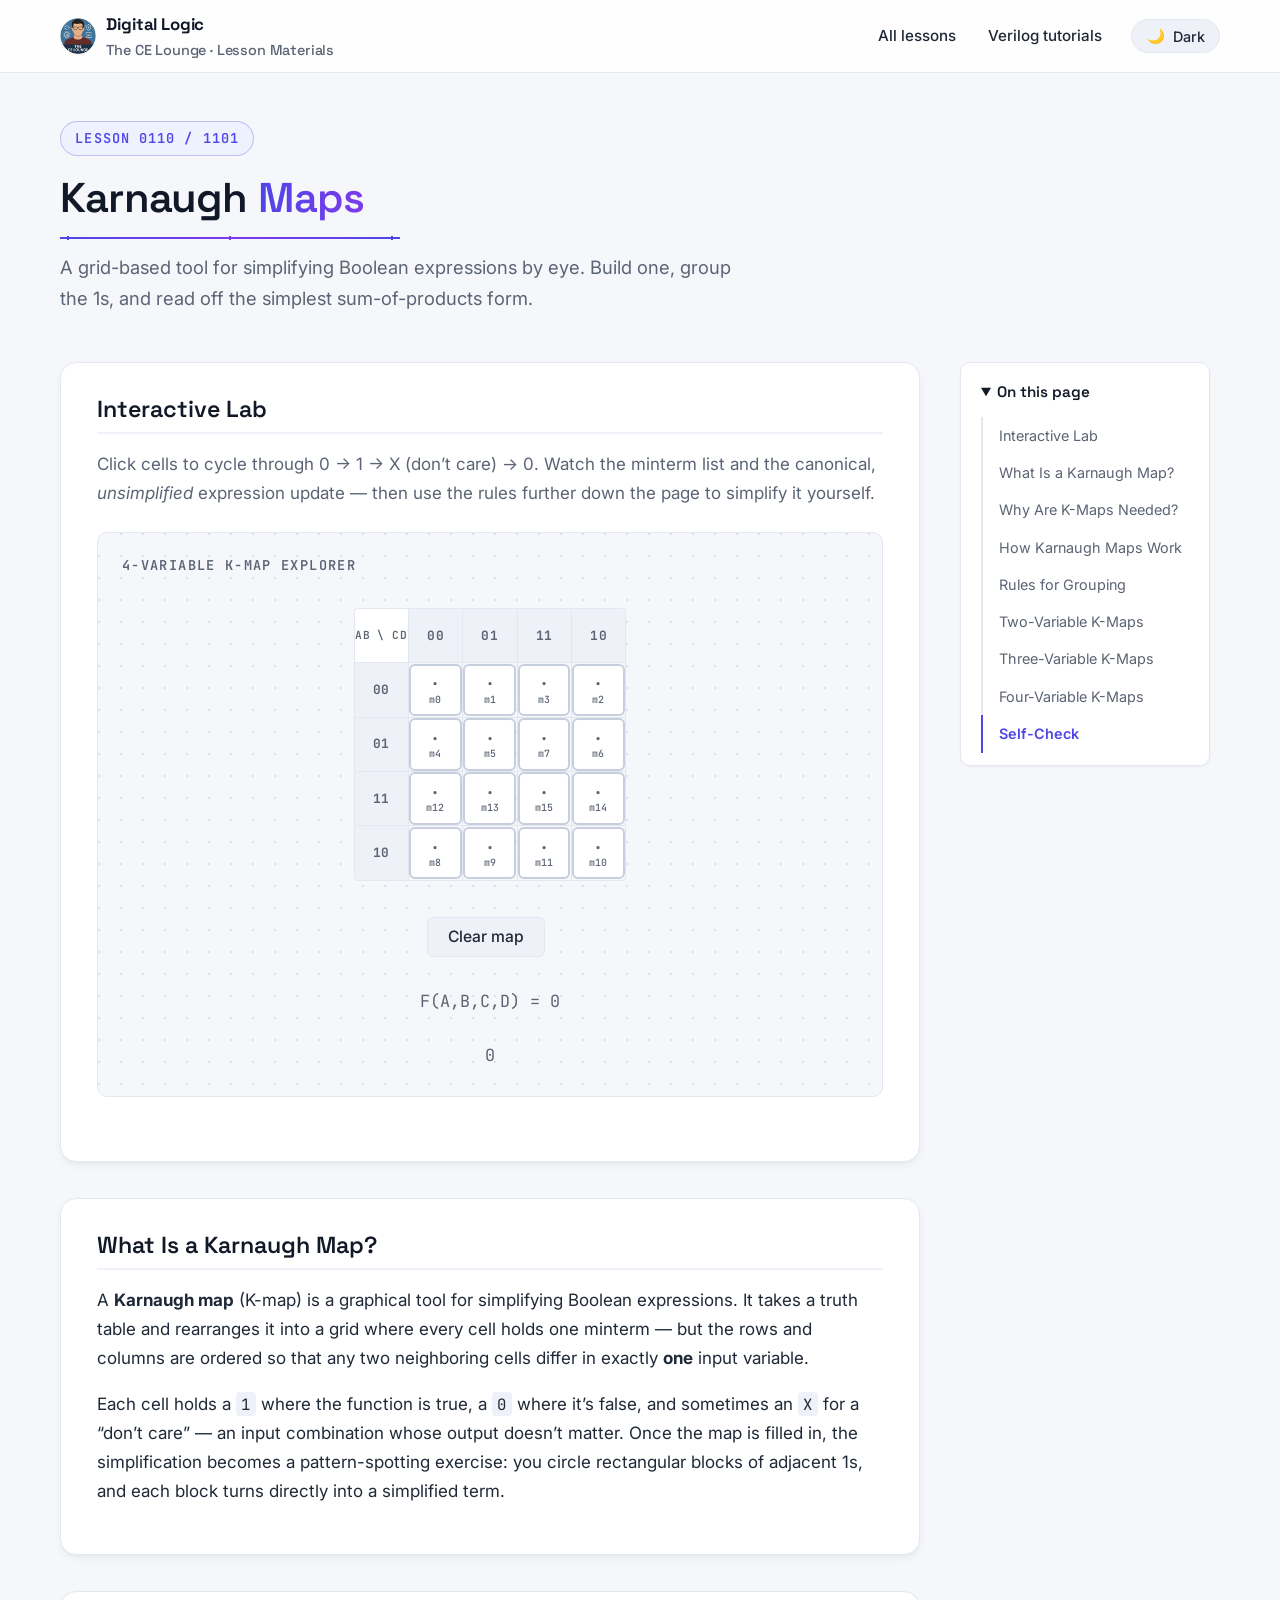
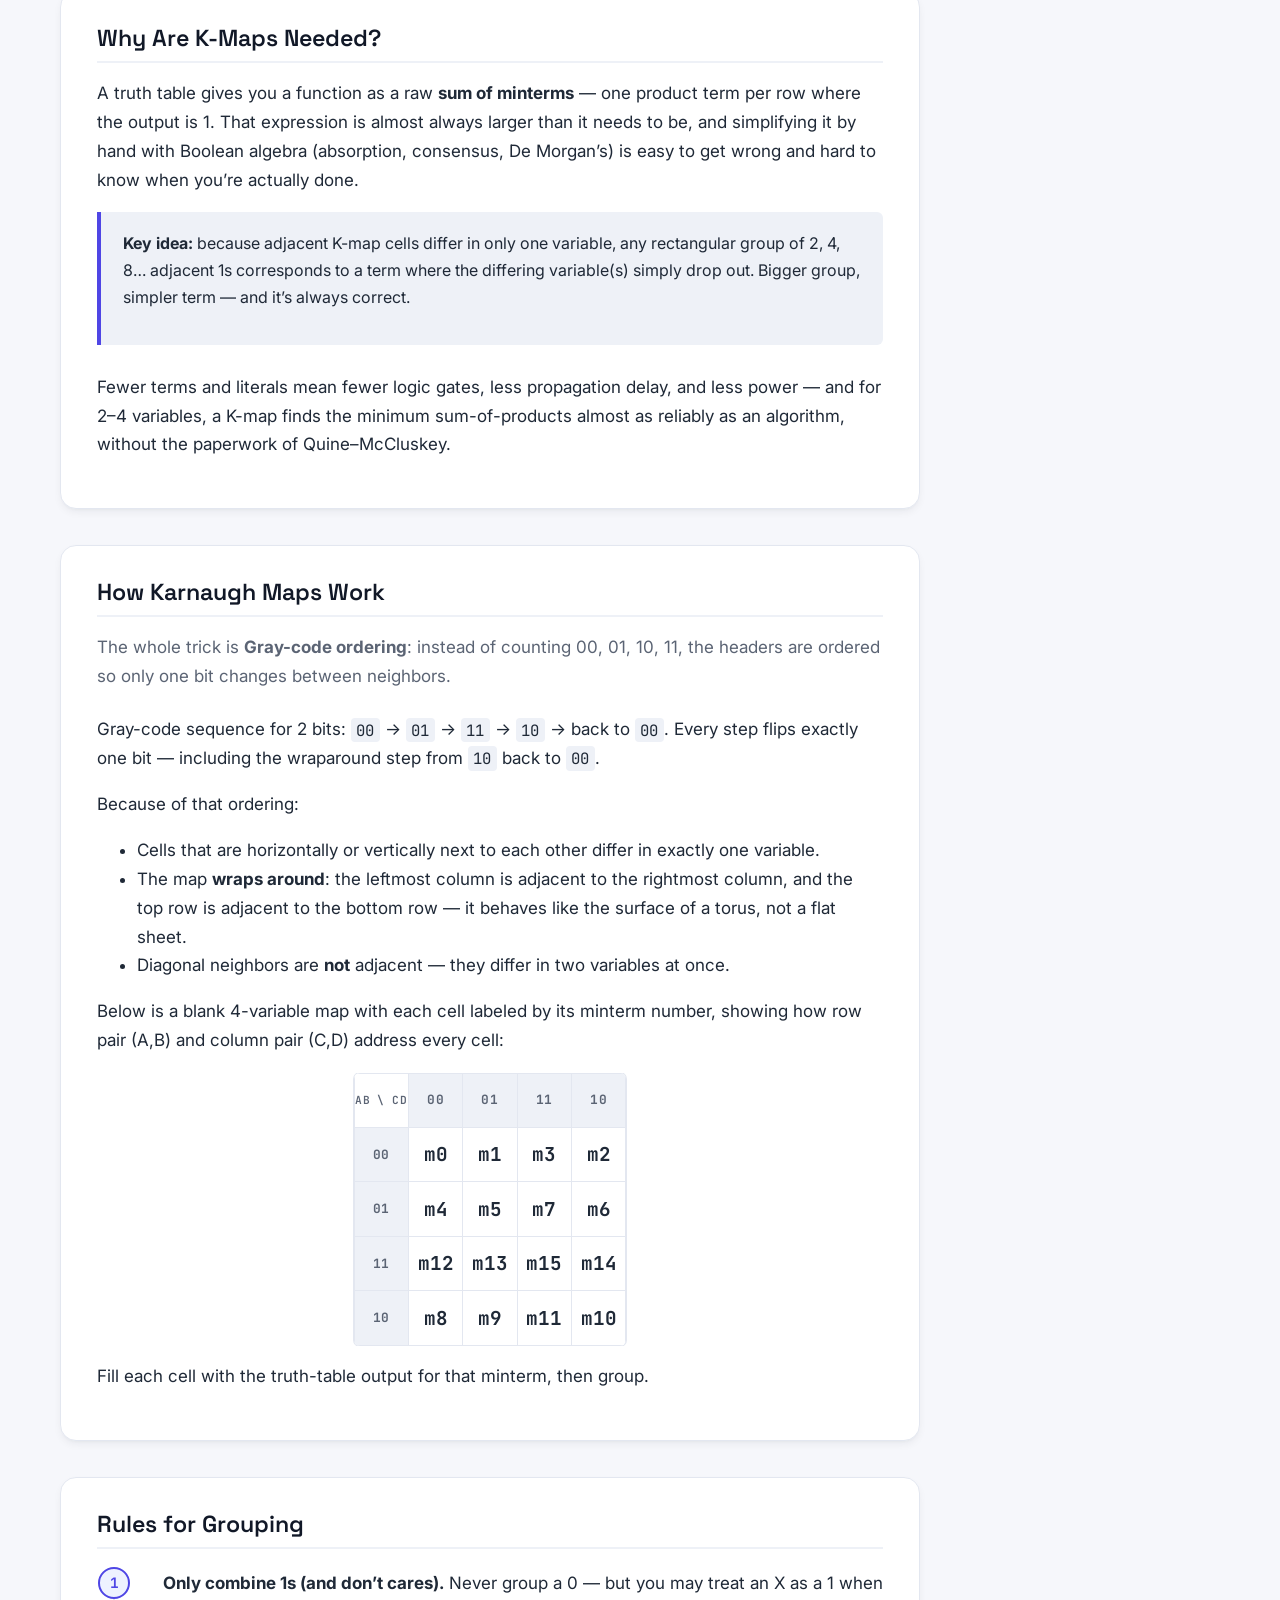
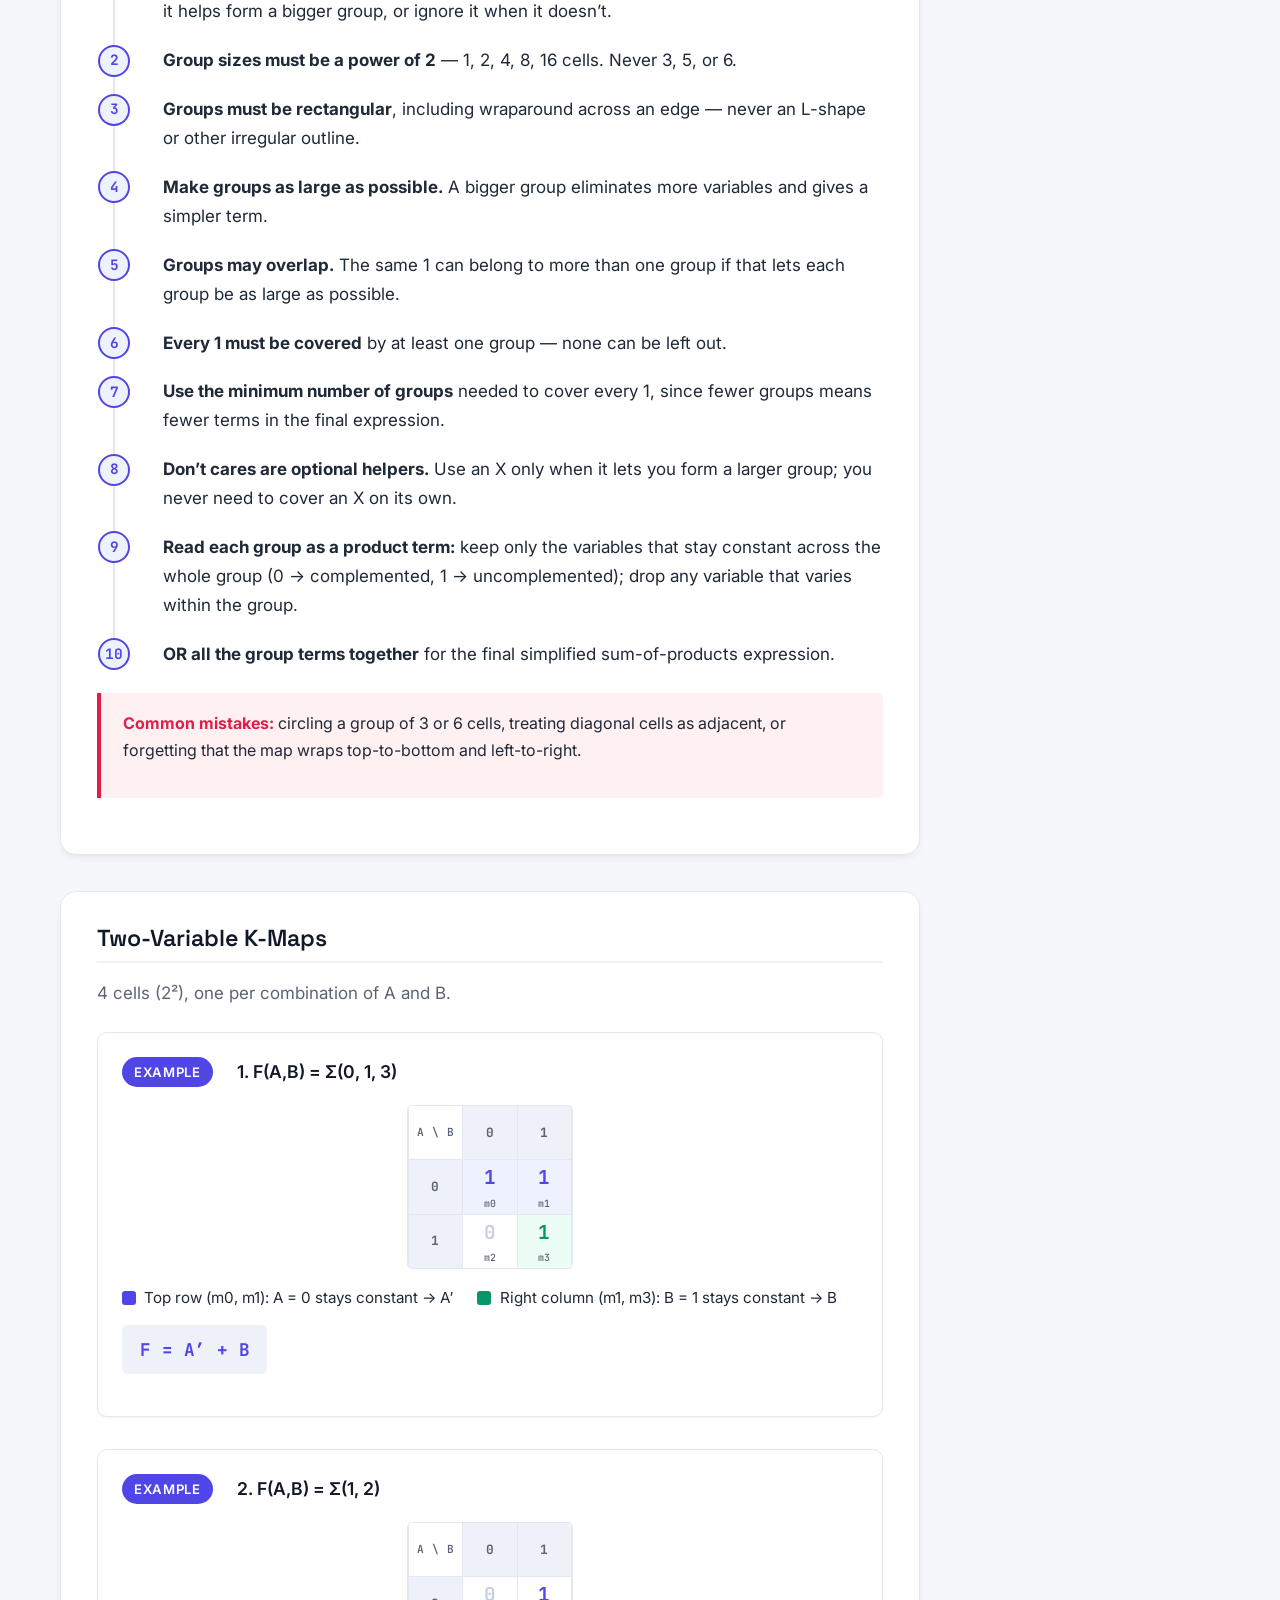
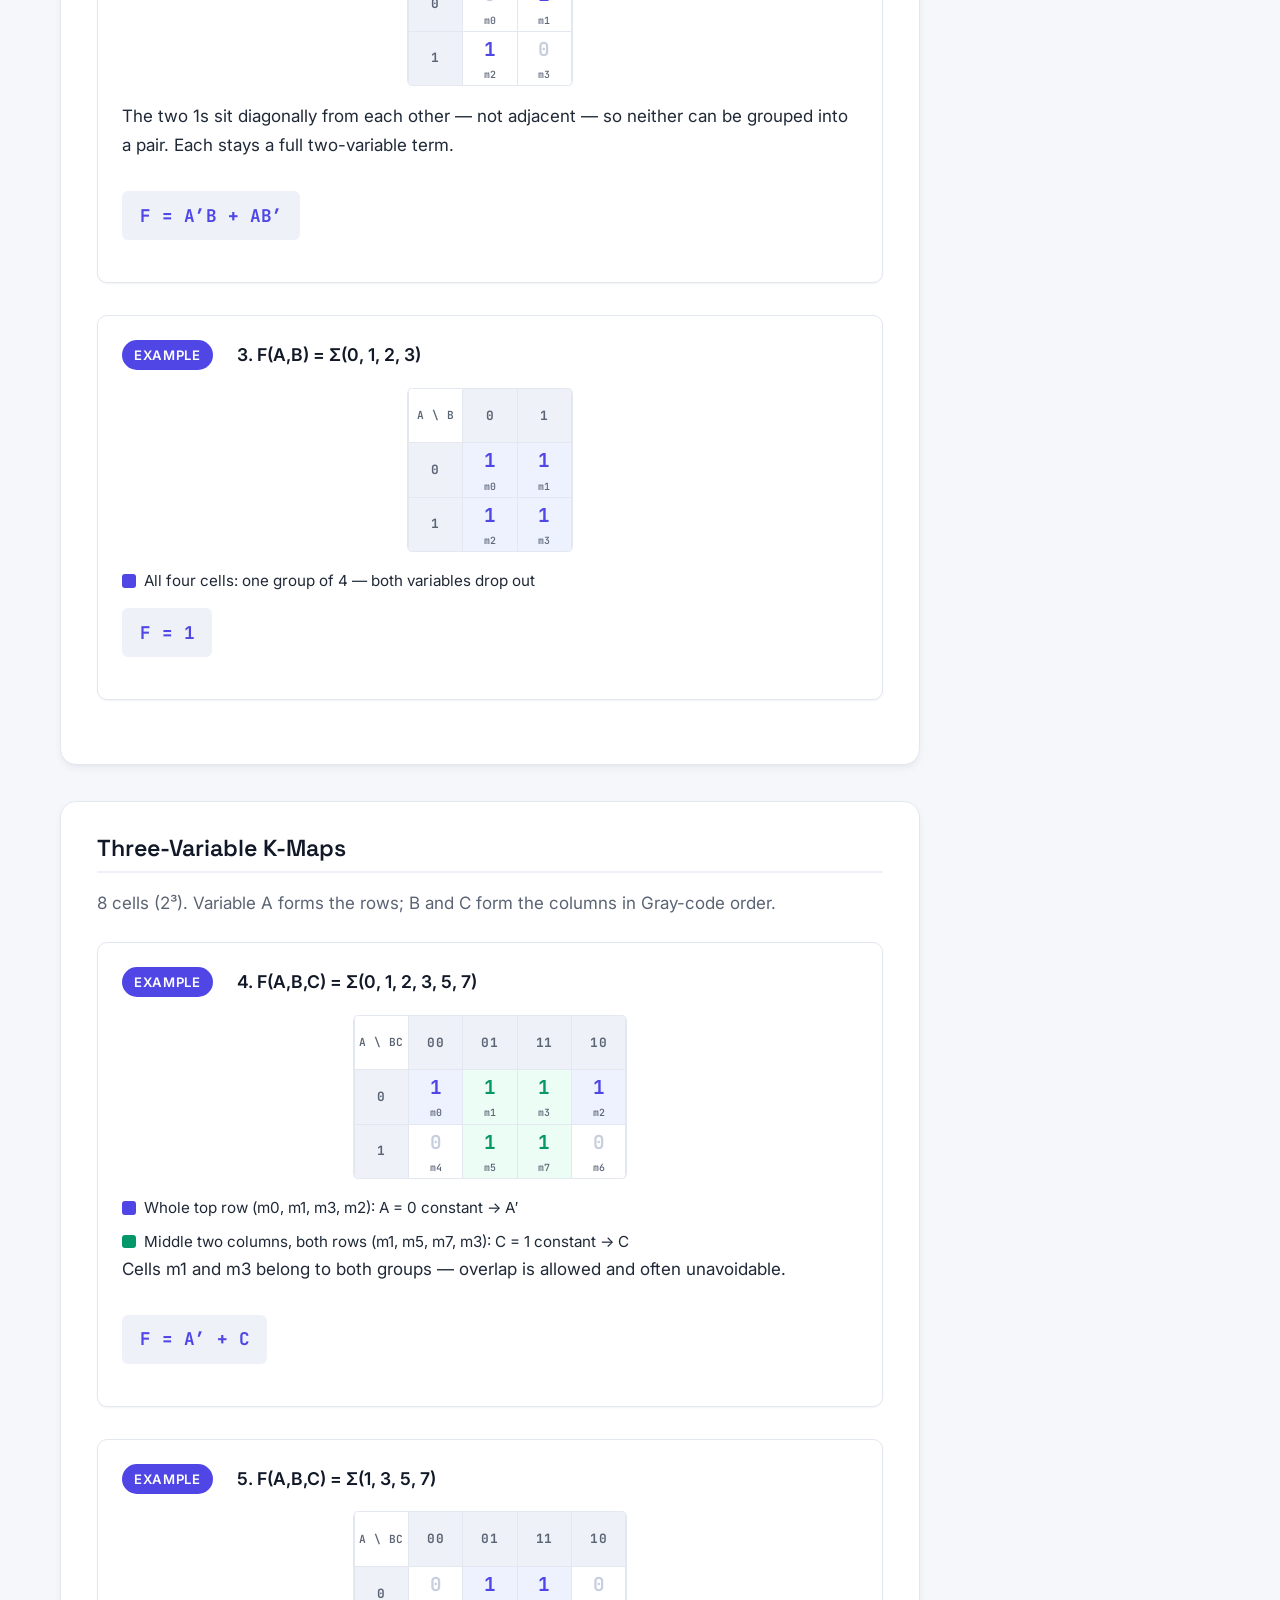
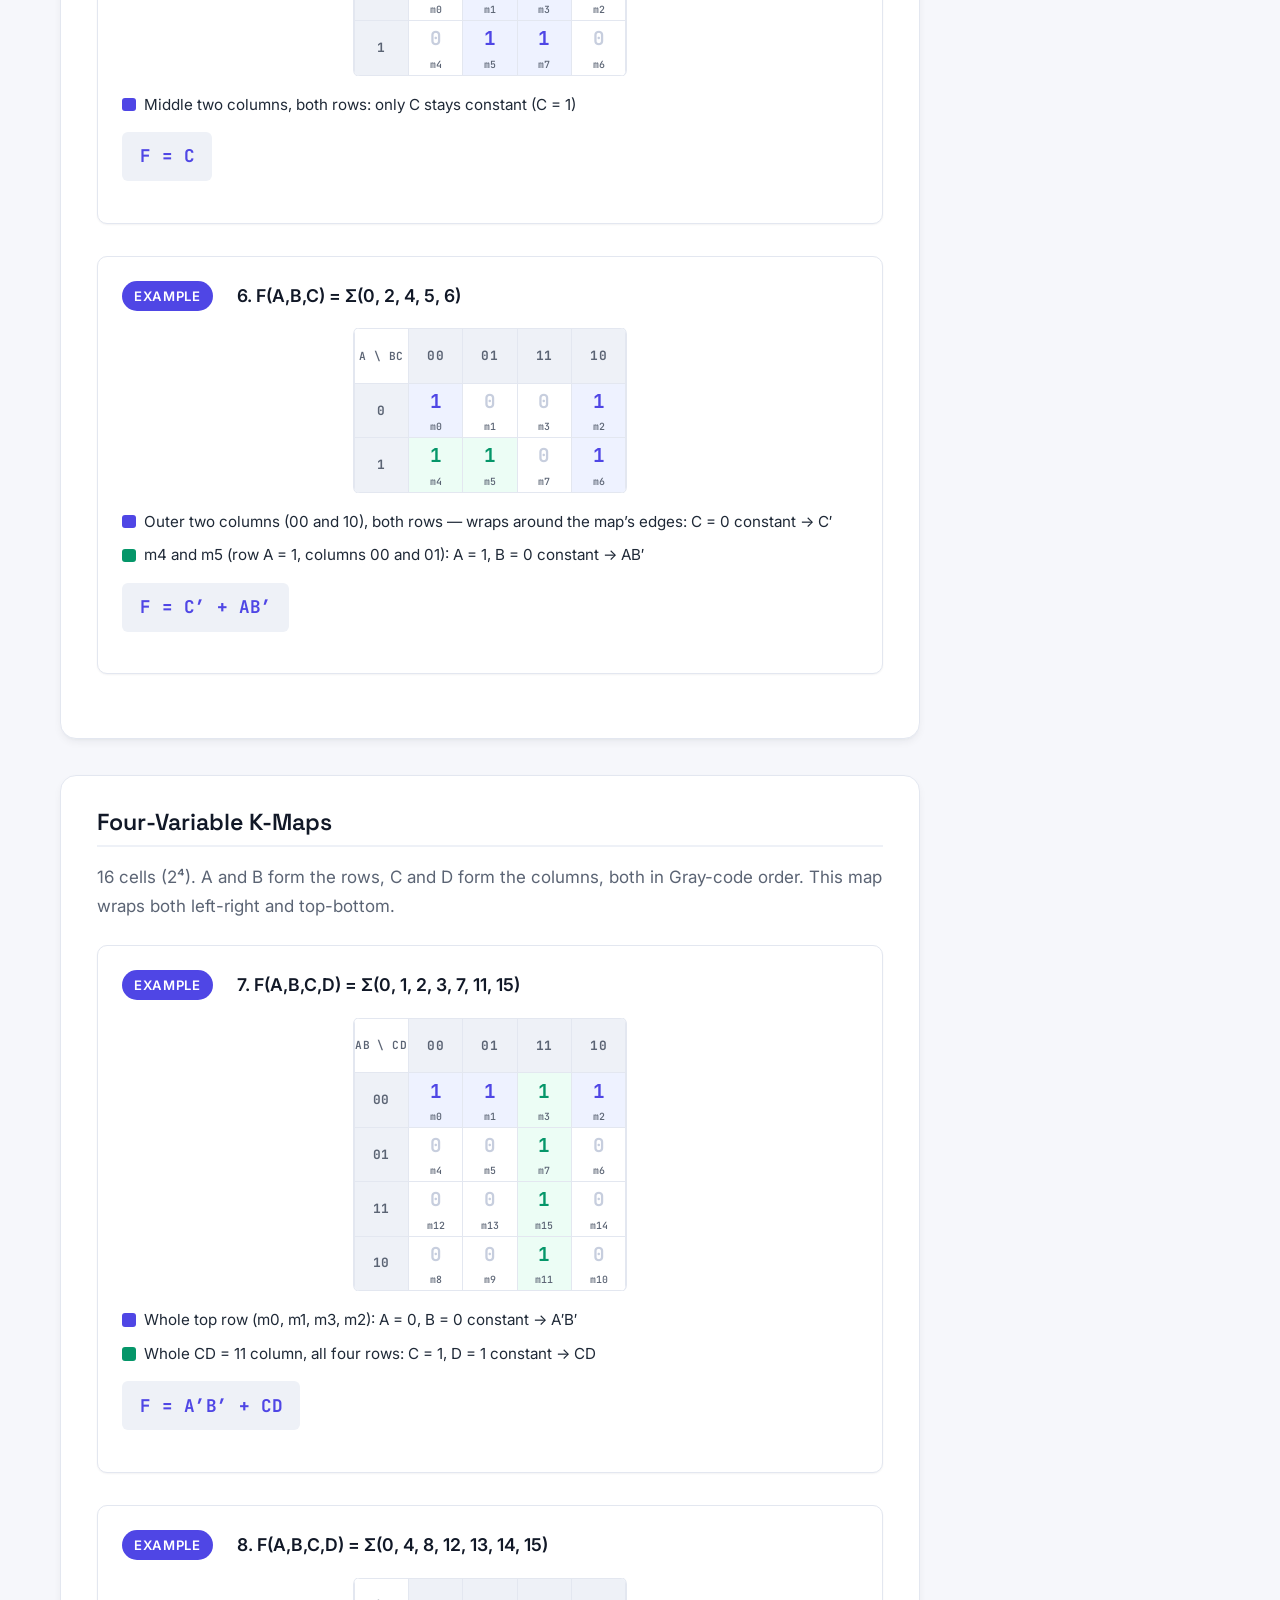
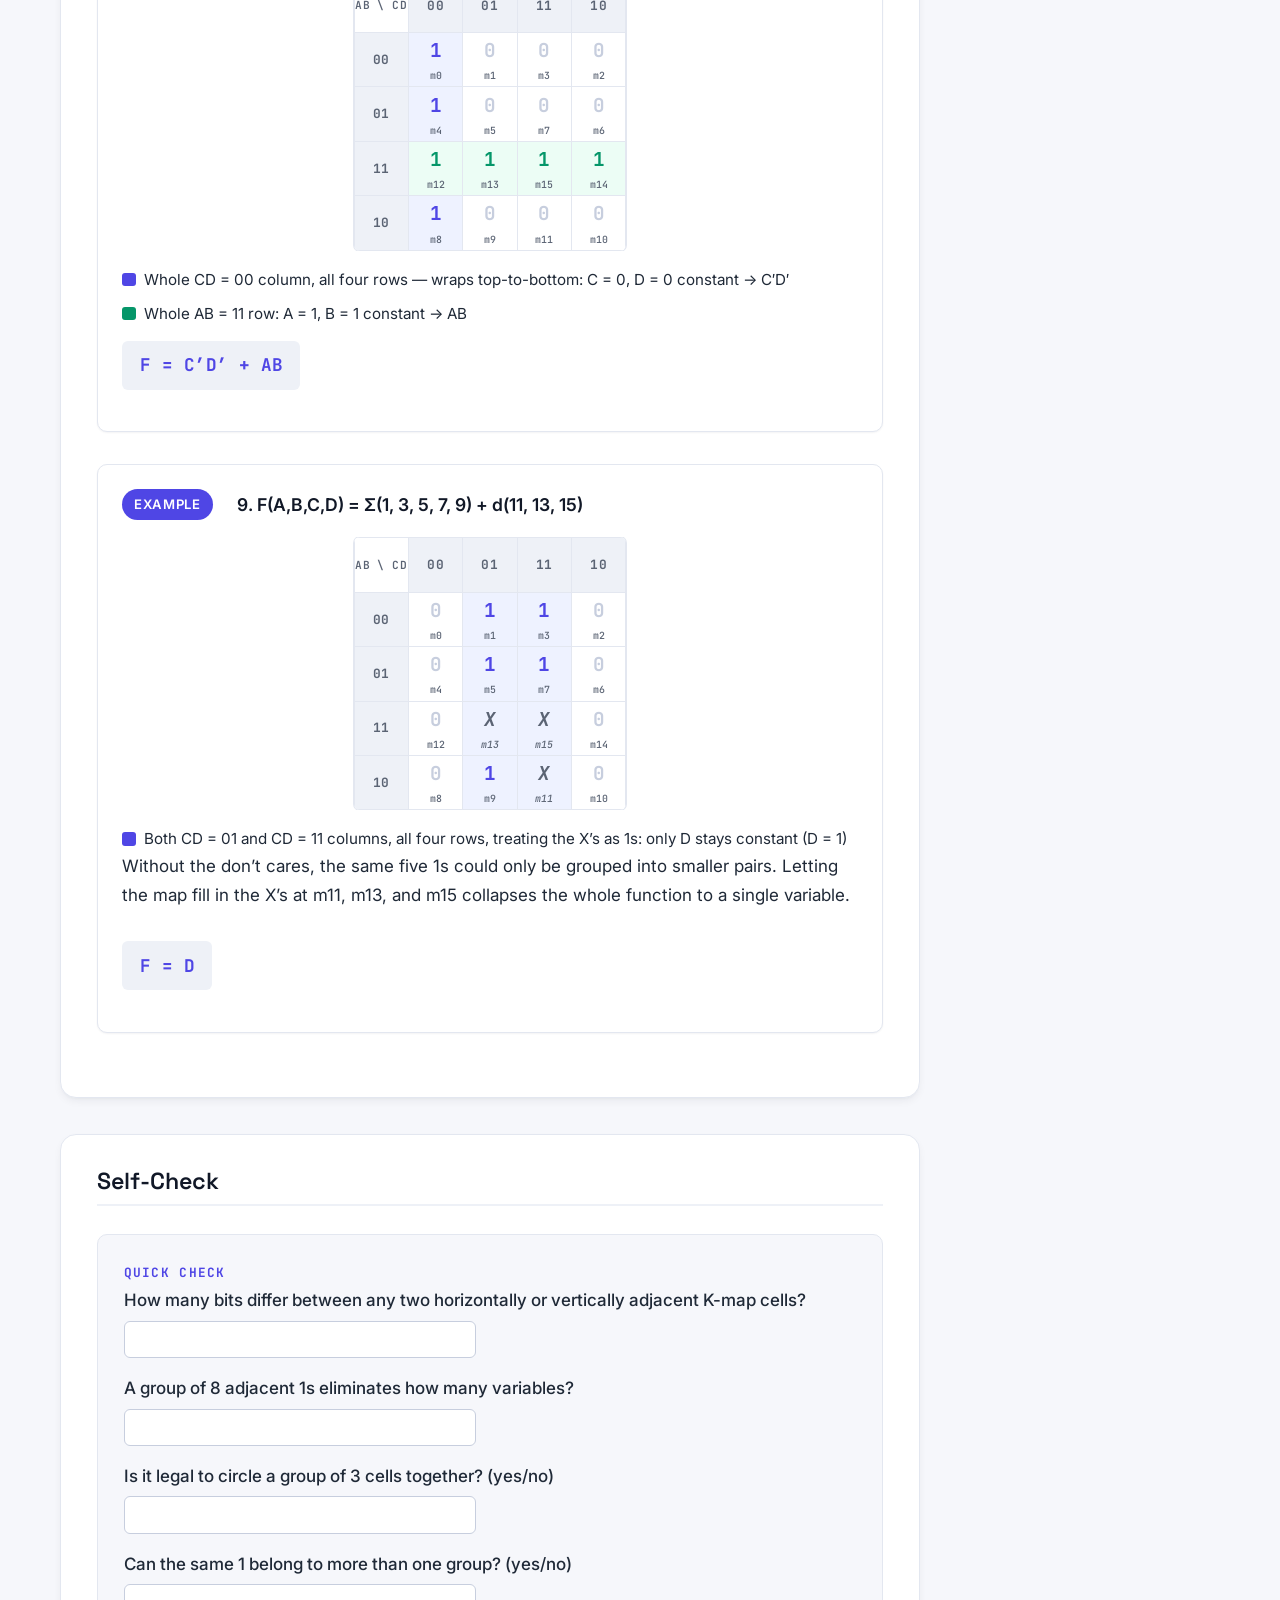
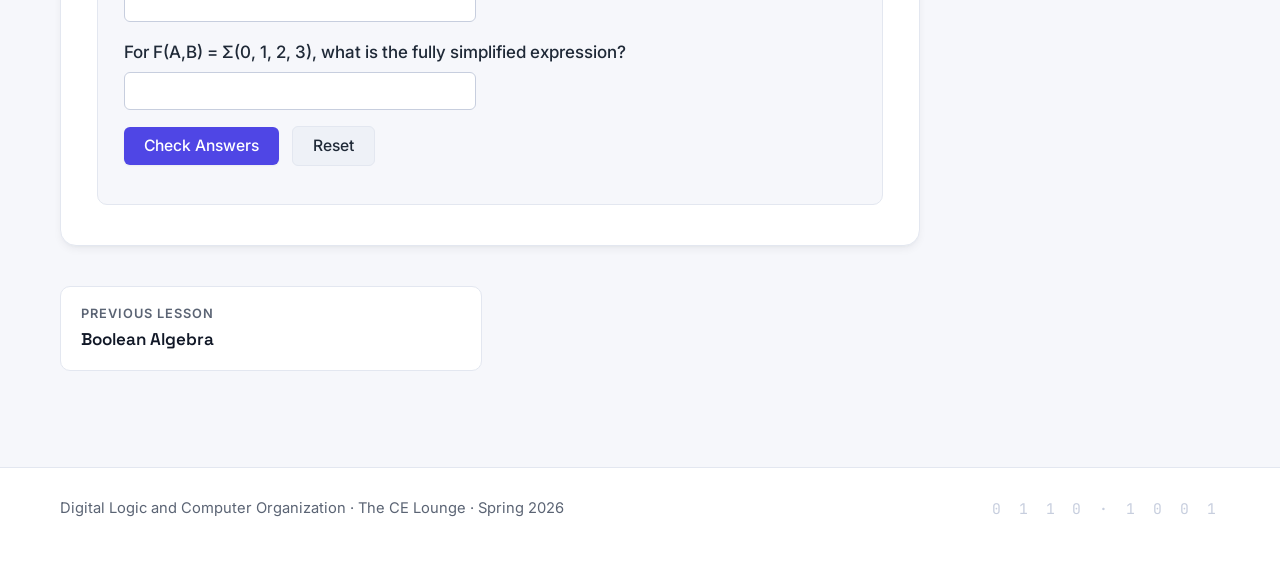
<file: lessons/06-karnaugh-maps/index.html>
<!DOCTYPE html>
<html lang="en">
<head>
    <meta charset="UTF-8">
    <meta name="viewport" content="width=device-width, initial-scale=1.0">
    <title>Karnaugh Maps · Digital Logic and Computer Organization</title>
    <meta name="description" content="What K-maps are, why they're needed, how Gray-code adjacency makes grouping work, the grouping rules, and worked examples for 2-, 3-, and 4-variable maps.">
    <link rel="icon" type="image/png" href="../../assets/images/favicon-32.png" sizes="32x32">
    <link rel="icon" type="image/png" href="../../assets/images/favicon-16.png" sizes="16x16">
    <link rel="apple-touch-icon" href="../../assets/images/apple-touch-icon.png">
    <link rel="preconnect" href="https://fonts.googleapis.com">
    <link rel="preconnect" href="https://fonts.gstatic.com" crossorigin>
    <link href="https://fonts.googleapis.com/css2?family=Space+Grotesk:wght@500;600;700&family=Inter:wght@400;500;600;700&family=JetBrains+Mono:wght@400;500;700&display=swap" rel="stylesheet">
    <link rel="stylesheet" href="../../assets/css/site.css">
    <script src="../../assets/js/site.js" defer></script>
    <script src="kmaps.js" defer></script>
</head>
<body>
    <a class="skip-link" href="#main-content">Skip to main content</a>

    <header class="site-header">
        <div class="header-inner">
            <a class="brand" href="../../index.html">
                <img class="brand-mark" src="../../assets/images/logo-mark-64.png" alt="" width="36" height="36">
                <span>Digital Logic<span class="brand-course">The CE Lounge · Lesson Materials</span></span>
            </a>
            <nav class="site-nav" aria-label="Course">
                <ul>
                    <li><a href="../../index.html">All lessons</a></li>
                    <li><a href="../../verilog/index.html">Verilog tutorials</a></li>
                </ul>
            </nav>
            <button type="button" class="theme-toggle" aria-pressed="false" aria-label="Switch to dark theme">🌙<span class="theme-label">Dark</span></button>
        </div>
    </header>

    <div class="hero">
        <p class="eyebrow"><span aria-hidden="true">Lesson 0110 / 1101</span><span class="sr-only">Lesson 6 of 13</span></p>
        <h1>Karnaugh <span class="accent">Maps</span></h1>
        <hr class="trace-rule" aria-hidden="true">
        <p class="lede">A grid-based tool for simplifying Boolean expressions by eye. Build one, group the 1s, and read off the simplest sum-of-products form.</p>
    </div>

    <div class="page-grid">
        <main id="main-content" class="content">

<section class="section" id="interactive-lab">
<h2>Interactive Lab</h2>
<p class="section-intro">Click cells to cycle through 0 &rarr; 1 &rarr; X (don&rsquo;t care) &rarr; 0. Watch the minterm list and the canonical, <em>unsimplified</em> expression update &mdash; then use the rules further down the page to simplify it yourself.</p>
<div aria-label="4-variable K-map explorer" class="simulator" role="region">
<h3 aria-hidden="true">4-Variable K-Map Explorer</h3>
<div class="kmap-explorer">
<div class="kmap-wrap">
<table class="kmap" id="kmap-explorer-table">
<thead></thead>
<tbody></tbody>
</table>
</div>
<div class="kmap-explorer-controls">
<button class="btn-ghost" id="kmap-explorer-clear" type="button">Clear map</button>
</div>
<div aria-hidden="true" class="sim-equation" id="kmap-explorer-sum">F(A,B,C,D) = 0</div>
<div aria-hidden="true" class="sim-equation" id="kmap-explorer-expr">0</div>
<div aria-live="polite" class="sr-only" id="kmap-explorer-announcer">No minterms selected.</div>
</div>
</div>
</section>

<section class="section" id="what-are-kmaps">
<h2>What Is a Karnaugh Map?</h2>
<p>A <strong>Karnaugh map</strong> (K-map) is a graphical tool for simplifying Boolean expressions. It takes a truth table and rearranges it into a grid where every cell holds one minterm &mdash; but the rows and columns are ordered so that any two neighboring cells differ in exactly <strong>one</strong> input variable.</p>
<p>Each cell holds a <code>1</code> where the function is true, a <code>0</code> where it&rsquo;s false, and sometimes an <code>X</code> for a &ldquo;don&rsquo;t care&rdquo; &mdash; an input combination whose output doesn&rsquo;t matter. Once the map is filled in, the simplification becomes a pattern-spotting exercise: you circle rectangular blocks of adjacent 1s, and each block turns directly into a simplified term.</p>
</section>

<section class="section" id="why-kmaps">
<h2>Why Are K-Maps Needed?</h2>
<p>A truth table gives you a function as a raw <strong>sum of minterms</strong> &mdash; one product term per row where the output is 1. That expression is almost always larger than it needs to be, and simplifying it by hand with Boolean algebra (absorption, consensus, De Morgan&rsquo;s) is easy to get wrong and hard to know when you&rsquo;re actually done.</p>
<div class="instructions">
<p><strong>Key idea:</strong> because adjacent K-map cells differ in only one variable, any rectangular group of 2, 4, 8&hellip; adjacent 1s corresponds to a term where the differing variable(s) simply drop out. Bigger group, simpler term &mdash; and it&rsquo;s always correct.</p>
</div>
<p>Fewer terms and literals mean fewer logic gates, less propagation delay, and less power &mdash; and for 2&ndash;4 variables, a K-map finds the minimum sum-of-products almost as reliably as an algorithm, without the paperwork of Quine&ndash;McCluskey.</p>
</section>

<section class="section" id="how-kmaps-work">
<h2>How Karnaugh Maps Work</h2>
<p class="section-intro">The whole trick is <strong>Gray-code ordering</strong>: instead of counting 00, 01, 10, 11, the headers are ordered so only one bit changes between neighbors.</p>
<p>Gray-code sequence for 2 bits: <code>00</code> &rarr; <code>01</code> &rarr; <code>11</code> &rarr; <code>10</code> &rarr; back to <code>00</code>. Every step flips exactly one bit &mdash; including the wraparound step from <code>10</code> back to <code>00</code>.</p>
<p>Because of that ordering:</p>
<ul>
<li>Cells that are horizontally or vertically next to each other differ in exactly one variable.</li>
<li>The map <strong>wraps around</strong>: the leftmost column is adjacent to the rightmost column, and the top row is adjacent to the bottom row &mdash; it behaves like the surface of a torus, not a flat sheet.</li>
<li>Diagonal neighbors are <strong>not</strong> adjacent &mdash; they differ in two variables at once.</li>
</ul>
<p>Below is a blank 4-variable map with each cell labeled by its minterm number, showing how row pair (A,B) and column pair (C,D) address every cell:</p>
<div class="kmap-wrap">
<table class="kmap">
<thead>
<tr><th class="kmap-corner">AB \ CD</th><th>00</th><th>01</th><th>11</th><th>10</th></tr>
</thead>
<tbody>
<tr><th>00</th><td>m0</td><td>m1</td><td>m3</td><td>m2</td></tr>
<tr><th>01</th><td>m4</td><td>m5</td><td>m7</td><td>m6</td></tr>
<tr><th>11</th><td>m12</td><td>m13</td><td>m15</td><td>m14</td></tr>
<tr><th>10</th><td>m8</td><td>m9</td><td>m11</td><td>m10</td></tr>
</tbody>
</table>
</div>
<p>Fill each cell with the truth-table output for that minterm, then group.</p>
</section>

<section class="section" id="grouping-rules">
<h2>Rules for Grouping</h2>
<ol class="steps">
<li><strong>Only combine 1s (and don&rsquo;t cares).</strong> Never group a 0 &mdash; but you may treat an X as a 1 when it helps form a bigger group, or ignore it when it doesn&rsquo;t.</li>
<li><strong>Group sizes must be a power of 2</strong> &mdash; 1, 2, 4, 8, 16 cells. Never 3, 5, or 6.</li>
<li><strong>Groups must be rectangular</strong>, including wraparound across an edge &mdash; never an L-shape or other irregular outline.</li>
<li><strong>Make groups as large as possible.</strong> A bigger group eliminates more variables and gives a simpler term.</li>
<li><strong>Groups may overlap.</strong> The same 1 can belong to more than one group if that lets each group be as large as possible.</li>
<li><strong>Every 1 must be covered</strong> by at least one group &mdash; none can be left out.</li>
<li><strong>Use the minimum number of groups</strong> needed to cover every 1, since fewer groups means fewer terms in the final expression.</li>
<li><strong>Don&rsquo;t cares are optional helpers.</strong> Use an X only when it lets you form a larger group; you never need to cover an X on its own.</li>
<li><strong>Read each group as a product term:</strong> keep only the variables that stay constant across the whole group (0 &rarr; complemented, 1 &rarr; uncomplemented); drop any variable that varies within the group.</li>
<li><strong>OR all the group terms together</strong> for the final simplified sum-of-products expression.</li>
</ol>
<div class="callout-warning">
<p><strong>Common mistakes:</strong> circling a group of 3 or 6 cells, treating diagonal cells as adjacent, or forgetting that the map wraps top-to-bottom and left-to-right.</p>
</div>
</section>

<section class="section" id="two-variable">
<h2>Two-Variable K-Maps</h2>
<p class="section-intro">4 cells (2&sup2;), one per combination of A and B.</p>

<div class="card example-card">
<div class="card-header">
<span class="badge">Example</span>
<span class="title">1. F(A,B) = &Sigma;(0, 1, 3)</span>
</div>
<div class="kmap-wrap">
<table class="kmap">
<thead><tr><th class="kmap-corner">A \ B</th><th>0</th><th>1</th></tr></thead>
<tbody>
<tr><th>0</th><td class="cell-1 grp-a">1<span class="kmap-mnum">m0</span></td><td class="cell-1 grp-a">1<span class="kmap-mnum">m1</span></td></tr>
<tr><th>1</th><td class="cell-0">0<span class="kmap-mnum">m2</span></td><td class="cell-1 grp-b">1<span class="kmap-mnum">m3</span></td></tr>
</tbody>
</table>
</div>
<ul class="group-legend">
<li><span class="swatch grp-a"></span>Top row (m0, m1): A = 0 stays constant &rarr; A&prime;</li>
<li><span class="swatch grp-b"></span>Right column (m1, m3): B = 1 stays constant &rarr; B</li>
</ul>
<p class="kmap-result">F = A&prime; + B</p>
</div>

<div class="card example-card">
<div class="card-header">
<span class="badge">Example</span>
<span class="title">2. F(A,B) = &Sigma;(1, 2)</span>
</div>
<div class="kmap-wrap">
<table class="kmap">
<thead><tr><th class="kmap-corner">A \ B</th><th>0</th><th>1</th></tr></thead>
<tbody>
<tr><th>0</th><td class="cell-0">0<span class="kmap-mnum">m0</span></td><td class="cell-1">1<span class="kmap-mnum">m1</span></td></tr>
<tr><th>1</th><td class="cell-1">1<span class="kmap-mnum">m2</span></td><td class="cell-0">0<span class="kmap-mnum">m3</span></td></tr>
</tbody>
</table>
</div>
<p>The two 1s sit diagonally from each other &mdash; not adjacent &mdash; so neither can be grouped into a pair. Each stays a full two-variable term.</p>
<p class="kmap-result">F = A&prime;B + AB&prime;</p>
</div>

<div class="card example-card">
<div class="card-header">
<span class="badge">Example</span>
<span class="title">3. F(A,B) = &Sigma;(0, 1, 2, 3)</span>
</div>
<div class="kmap-wrap">
<table class="kmap">
<thead><tr><th class="kmap-corner">A \ B</th><th>0</th><th>1</th></tr></thead>
<tbody>
<tr><th>0</th><td class="cell-1 grp-a">1<span class="kmap-mnum">m0</span></td><td class="cell-1 grp-a">1<span class="kmap-mnum">m1</span></td></tr>
<tr><th>1</th><td class="cell-1 grp-a">1<span class="kmap-mnum">m2</span></td><td class="cell-1 grp-a">1<span class="kmap-mnum">m3</span></td></tr>
</tbody>
</table>
</div>
<ul class="group-legend">
<li><span class="swatch grp-a"></span>All four cells: one group of 4 &mdash; both variables drop out</li>
</ul>
<p class="kmap-result">F = 1</p>
</div>
</section>

<section class="section" id="three-variable">
<h2>Three-Variable K-Maps</h2>
<p class="section-intro">8 cells (2&sup3;). Variable A forms the rows; B and C form the columns in Gray-code order.</p>

<div class="card example-card">
<div class="card-header">
<span class="badge">Example</span>
<span class="title">4. F(A,B,C) = &Sigma;(0, 1, 2, 3, 5, 7)</span>
</div>
<div class="kmap-wrap">
<table class="kmap">
<thead><tr><th class="kmap-corner">A \ BC</th><th>00</th><th>01</th><th>11</th><th>10</th></tr></thead>
<tbody>
<tr><th>0</th>
<td class="cell-1 grp-a">1<span class="kmap-mnum">m0</span></td>
<td class="cell-1 grp-a grp-b">1<span class="kmap-mnum">m1</span></td>
<td class="cell-1 grp-a grp-b">1<span class="kmap-mnum">m3</span></td>
<td class="cell-1 grp-a">1<span class="kmap-mnum">m2</span></td>
</tr>
<tr><th>1</th>
<td class="cell-0">0<span class="kmap-mnum">m4</span></td>
<td class="cell-1 grp-b">1<span class="kmap-mnum">m5</span></td>
<td class="cell-1 grp-b">1<span class="kmap-mnum">m7</span></td>
<td class="cell-0">0<span class="kmap-mnum">m6</span></td>
</tr>
</tbody>
</table>
</div>
<ul class="group-legend">
<li><span class="swatch grp-a"></span>Whole top row (m0, m1, m3, m2): A = 0 constant &rarr; A&prime;</li>
<li><span class="swatch grp-b"></span>Middle two columns, both rows (m1, m5, m7, m3): C = 1 constant &rarr; C</li>
</ul>
<p>Cells m1 and m3 belong to both groups &mdash; overlap is allowed and often unavoidable.</p>
<p class="kmap-result">F = A&prime; + C</p>
</div>

<div class="card example-card">
<div class="card-header">
<span class="badge">Example</span>
<span class="title">5. F(A,B,C) = &Sigma;(1, 3, 5, 7)</span>
</div>
<div class="kmap-wrap">
<table class="kmap">
<thead><tr><th class="kmap-corner">A \ BC</th><th>00</th><th>01</th><th>11</th><th>10</th></tr></thead>
<tbody>
<tr><th>0</th>
<td class="cell-0">0<span class="kmap-mnum">m0</span></td>
<td class="cell-1 grp-a">1<span class="kmap-mnum">m1</span></td>
<td class="cell-1 grp-a">1<span class="kmap-mnum">m3</span></td>
<td class="cell-0">0<span class="kmap-mnum">m2</span></td>
</tr>
<tr><th>1</th>
<td class="cell-0">0<span class="kmap-mnum">m4</span></td>
<td class="cell-1 grp-a">1<span class="kmap-mnum">m5</span></td>
<td class="cell-1 grp-a">1<span class="kmap-mnum">m7</span></td>
<td class="cell-0">0<span class="kmap-mnum">m6</span></td>
</tr>
</tbody>
</table>
</div>
<ul class="group-legend">
<li><span class="swatch grp-a"></span>Middle two columns, both rows: only C stays constant (C = 1)</li>
</ul>
<p class="kmap-result">F = C</p>
</div>

<div class="card example-card">
<div class="card-header">
<span class="badge">Example</span>
<span class="title">6. F(A,B,C) = &Sigma;(0, 2, 4, 5, 6)</span>
</div>
<div class="kmap-wrap">
<table class="kmap">
<thead><tr><th class="kmap-corner">A \ BC</th><th>00</th><th>01</th><th>11</th><th>10</th></tr></thead>
<tbody>
<tr><th>0</th>
<td class="cell-1 grp-a">1<span class="kmap-mnum">m0</span></td>
<td class="cell-0">0<span class="kmap-mnum">m1</span></td>
<td class="cell-0">0<span class="kmap-mnum">m3</span></td>
<td class="cell-1 grp-a">1<span class="kmap-mnum">m2</span></td>
</tr>
<tr><th>1</th>
<td class="cell-1 grp-a grp-b">1<span class="kmap-mnum">m4</span></td>
<td class="cell-1 grp-b">1<span class="kmap-mnum">m5</span></td>
<td class="cell-0">0<span class="kmap-mnum">m7</span></td>
<td class="cell-1 grp-a">1<span class="kmap-mnum">m6</span></td>
</tr>
</tbody>
</table>
</div>
<ul class="group-legend">
<li><span class="swatch grp-a"></span>Outer two columns (00 and 10), both rows &mdash; wraps around the map&rsquo;s edges: C = 0 constant &rarr; C&prime;</li>
<li><span class="swatch grp-b"></span>m4 and m5 (row A = 1, columns 00 and 01): A = 1, B = 0 constant &rarr; AB&prime;</li>
</ul>
<p class="kmap-result">F = C&prime; + AB&prime;</p>
</div>
</section>

<section class="section" id="four-variable">
<h2>Four-Variable K-Maps</h2>
<p class="section-intro">16 cells (2&#8308;). A and B form the rows, C and D form the columns, both in Gray-code order. This map wraps both left-right and top-bottom.</p>

<div class="card example-card">
<div class="card-header">
<span class="badge">Example</span>
<span class="title">7. F(A,B,C,D) = &Sigma;(0, 1, 2, 3, 7, 11, 15)</span>
</div>
<div class="kmap-wrap">
<table class="kmap">
<thead><tr><th class="kmap-corner">AB \ CD</th><th>00</th><th>01</th><th>11</th><th>10</th></tr></thead>
<tbody>
<tr><th>00</th>
<td class="cell-1 grp-a">1<span class="kmap-mnum">m0</span></td>
<td class="cell-1 grp-a">1<span class="kmap-mnum">m1</span></td>
<td class="cell-1 grp-a grp-b">1<span class="kmap-mnum">m3</span></td>
<td class="cell-1 grp-a">1<span class="kmap-mnum">m2</span></td>
</tr>
<tr><th>01</th>
<td class="cell-0">0<span class="kmap-mnum">m4</span></td>
<td class="cell-0">0<span class="kmap-mnum">m5</span></td>
<td class="cell-1 grp-b">1<span class="kmap-mnum">m7</span></td>
<td class="cell-0">0<span class="kmap-mnum">m6</span></td>
</tr>
<tr><th>11</th>
<td class="cell-0">0<span class="kmap-mnum">m12</span></td>
<td class="cell-0">0<span class="kmap-mnum">m13</span></td>
<td class="cell-1 grp-b">1<span class="kmap-mnum">m15</span></td>
<td class="cell-0">0<span class="kmap-mnum">m14</span></td>
</tr>
<tr><th>10</th>
<td class="cell-0">0<span class="kmap-mnum">m8</span></td>
<td class="cell-0">0<span class="kmap-mnum">m9</span></td>
<td class="cell-1 grp-b">1<span class="kmap-mnum">m11</span></td>
<td class="cell-0">0<span class="kmap-mnum">m10</span></td>
</tr>
</tbody>
</table>
</div>
<ul class="group-legend">
<li><span class="swatch grp-a"></span>Whole top row (m0, m1, m3, m2): A = 0, B = 0 constant &rarr; A&prime;B&prime;</li>
<li><span class="swatch grp-b"></span>Whole CD = 11 column, all four rows: C = 1, D = 1 constant &rarr; CD</li>
</ul>
<p class="kmap-result">F = A&prime;B&prime; + CD</p>
</div>

<div class="card example-card">
<div class="card-header">
<span class="badge">Example</span>
<span class="title">8. F(A,B,C,D) = &Sigma;(0, 4, 8, 12, 13, 14, 15)</span>
</div>
<div class="kmap-wrap">
<table class="kmap">
<thead><tr><th class="kmap-corner">AB \ CD</th><th>00</th><th>01</th><th>11</th><th>10</th></tr></thead>
<tbody>
<tr><th>00</th>
<td class="cell-1 grp-a">1<span class="kmap-mnum">m0</span></td>
<td class="cell-0">0<span class="kmap-mnum">m1</span></td>
<td class="cell-0">0<span class="kmap-mnum">m3</span></td>
<td class="cell-0">0<span class="kmap-mnum">m2</span></td>
</tr>
<tr><th>01</th>
<td class="cell-1 grp-a">1<span class="kmap-mnum">m4</span></td>
<td class="cell-0">0<span class="kmap-mnum">m5</span></td>
<td class="cell-0">0<span class="kmap-mnum">m7</span></td>
<td class="cell-0">0<span class="kmap-mnum">m6</span></td>
</tr>
<tr><th>11</th>
<td class="cell-1 grp-a grp-b">1<span class="kmap-mnum">m12</span></td>
<td class="cell-1 grp-b">1<span class="kmap-mnum">m13</span></td>
<td class="cell-1 grp-b">1<span class="kmap-mnum">m15</span></td>
<td class="cell-1 grp-b">1<span class="kmap-mnum">m14</span></td>
</tr>
<tr><th>10</th>
<td class="cell-1 grp-a">1<span class="kmap-mnum">m8</span></td>
<td class="cell-0">0<span class="kmap-mnum">m9</span></td>
<td class="cell-0">0<span class="kmap-mnum">m11</span></td>
<td class="cell-0">0<span class="kmap-mnum">m10</span></td>
</tr>
</tbody>
</table>
</div>
<ul class="group-legend">
<li><span class="swatch grp-a"></span>Whole CD = 00 column, all four rows &mdash; wraps top-to-bottom: C = 0, D = 0 constant &rarr; C&prime;D&prime;</li>
<li><span class="swatch grp-b"></span>Whole AB = 11 row: A = 1, B = 1 constant &rarr; AB</li>
</ul>
<p class="kmap-result">F = C&prime;D&prime; + AB</p>
</div>

<div class="card example-card">
<div class="card-header">
<span class="badge">Example</span>
<span class="title">9. F(A,B,C,D) = &Sigma;(1, 3, 5, 7, 9) + d(11, 13, 15)</span>
</div>
<div class="kmap-wrap">
<table class="kmap">
<thead><tr><th class="kmap-corner">AB \ CD</th><th>00</th><th>01</th><th>11</th><th>10</th></tr></thead>
<tbody>
<tr><th>00</th>
<td class="cell-0">0<span class="kmap-mnum">m0</span></td>
<td class="cell-1 grp-a">1<span class="kmap-mnum">m1</span></td>
<td class="cell-1 grp-a">1<span class="kmap-mnum">m3</span></td>
<td class="cell-0">0<span class="kmap-mnum">m2</span></td>
</tr>
<tr><th>01</th>
<td class="cell-0">0<span class="kmap-mnum">m4</span></td>
<td class="cell-1 grp-a">1<span class="kmap-mnum">m5</span></td>
<td class="cell-1 grp-a">1<span class="kmap-mnum">m7</span></td>
<td class="cell-0">0<span class="kmap-mnum">m6</span></td>
</tr>
<tr><th>11</th>
<td class="cell-0">0<span class="kmap-mnum">m12</span></td>
<td class="cell-dc grp-a">X<span class="kmap-mnum">m13</span></td>
<td class="cell-dc grp-a">X<span class="kmap-mnum">m15</span></td>
<td class="cell-0">0<span class="kmap-mnum">m14</span></td>
</tr>
<tr><th>10</th>
<td class="cell-0">0<span class="kmap-mnum">m8</span></td>
<td class="cell-1 grp-a">1<span class="kmap-mnum">m9</span></td>
<td class="cell-dc grp-a">X<span class="kmap-mnum">m11</span></td>
<td class="cell-0">0<span class="kmap-mnum">m10</span></td>
</tr>
</tbody>
</table>
</div>
<ul class="group-legend">
<li><span class="swatch grp-a"></span>Both CD = 01 and CD = 11 columns, all four rows, treating the X&rsquo;s as 1s: only D stays constant (D = 1)</li>
</ul>
<p>Without the don&rsquo;t cares, the same five 1s could only be grouped into smaller pairs. Letting the map fill in the X&rsquo;s at m11, m13, and m15 collapses the whole function to a single variable.</p>
<p class="kmap-result">F = D</p>
</div>
</section>

<section class="section" id="self-check">
<h2>Self-Check</h2>
<div class="quiz">
<span class="quiz-title">Quick check</span>
<fieldset>
<div class="quiz-item">
<label for="q1">How many bits differ between any two horizontally or vertically adjacent K-map cells?</label>
<input data-answer="1|one" id="q1" type="text">
</div>
<div class="quiz-item">
<label for="q2">A group of 8 adjacent 1s eliminates how many variables?</label>
<input data-answer="3|three" id="q2" type="text">
</div>
<div class="quiz-item">
<label for="q3">Is it legal to circle a group of 3 cells together? (yes/no)</label>
<input data-answer="no|n" id="q3" type="text">
</div>
<div class="quiz-item">
<label for="q4">Can the same 1 belong to more than one group? (yes/no)</label>
<input data-answer="yes|y" id="q4" type="text">
</div>
<div class="quiz-item">
<label for="q5">For F(A,B) = &Sigma;(0, 1, 2, 3), what is the fully simplified expression?</label>
<input data-answer="1" id="q5" type="text">
</div>
</fieldset>
<button class="check-steps-btn" type="button">Check Answers</button>
<button class="hide-steps-btn" type="button">Reset</button>
<div class="feedback"></div>
</div>
</section>

<nav class="pager" aria-label="Lesson navigation">
<a class="pager-prev" href="../05-boolean-algebra/index.html"><span class="pager-label">Previous lesson</span><span class="pager-title">Boolean Algebra</span></a>
</nav>
        </main>
        <aside class="toc" data-toc></aside>
    </div>

    <footer class="site-footer">
        <div class="footer-inner">
            <p>Digital Logic and Computer Organization · The CE Lounge · Spring 2026</p>
            <p class="bits" aria-hidden="true">0 1 1 0 · 1 0 0 1</p>
        </div>
    </footer>
</body>
</html>
</file>
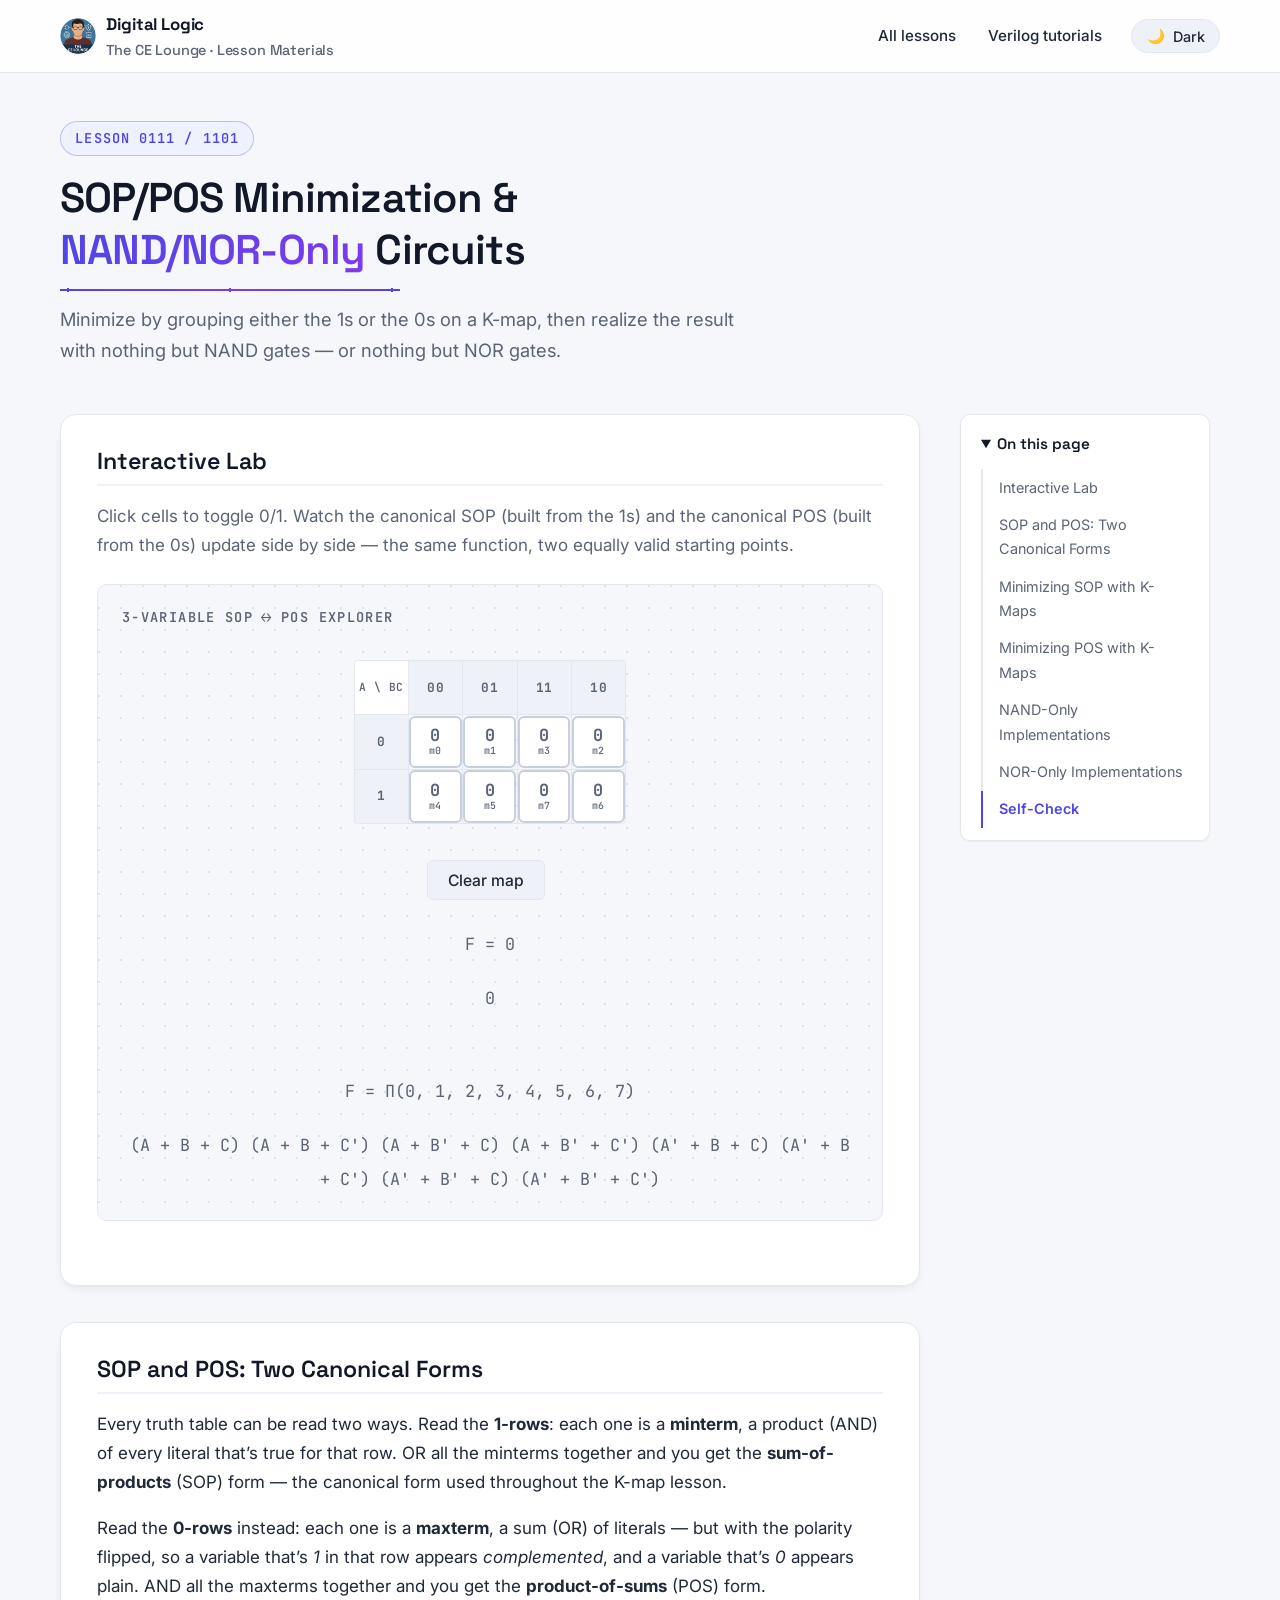
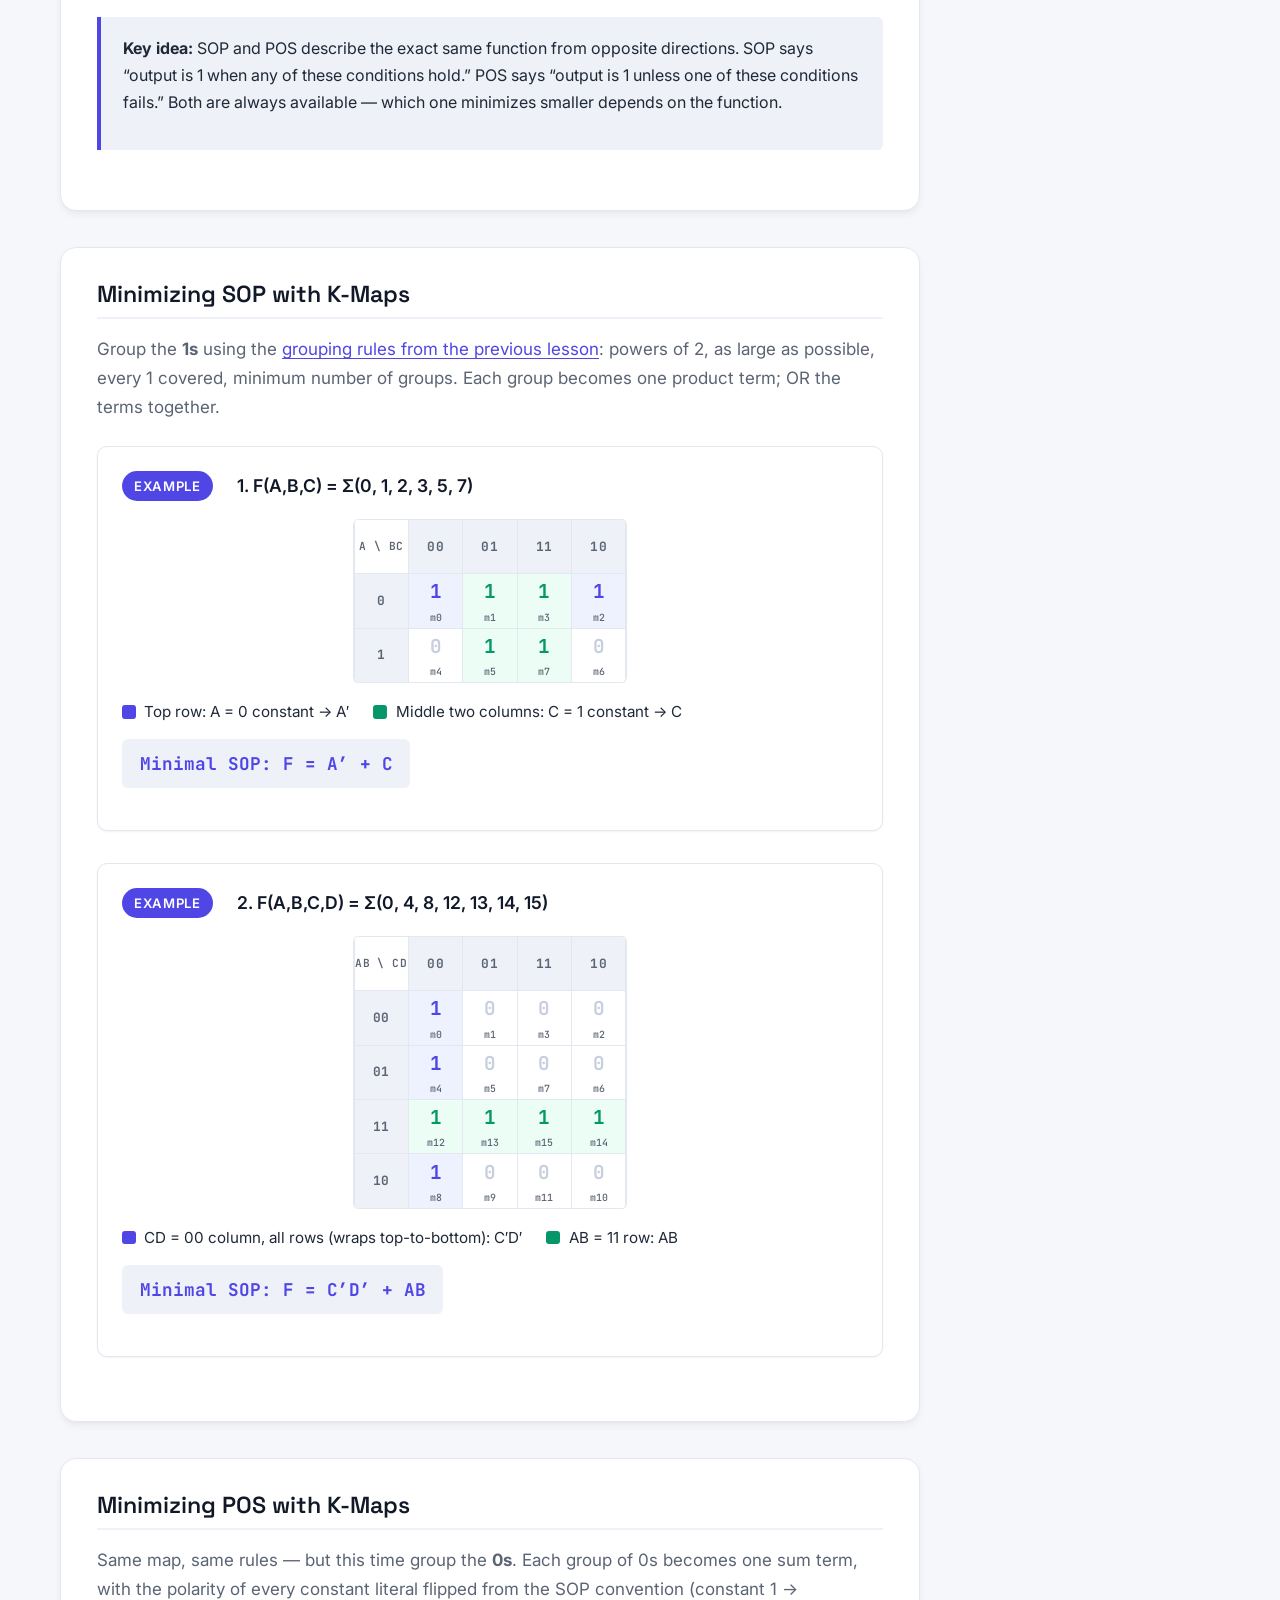
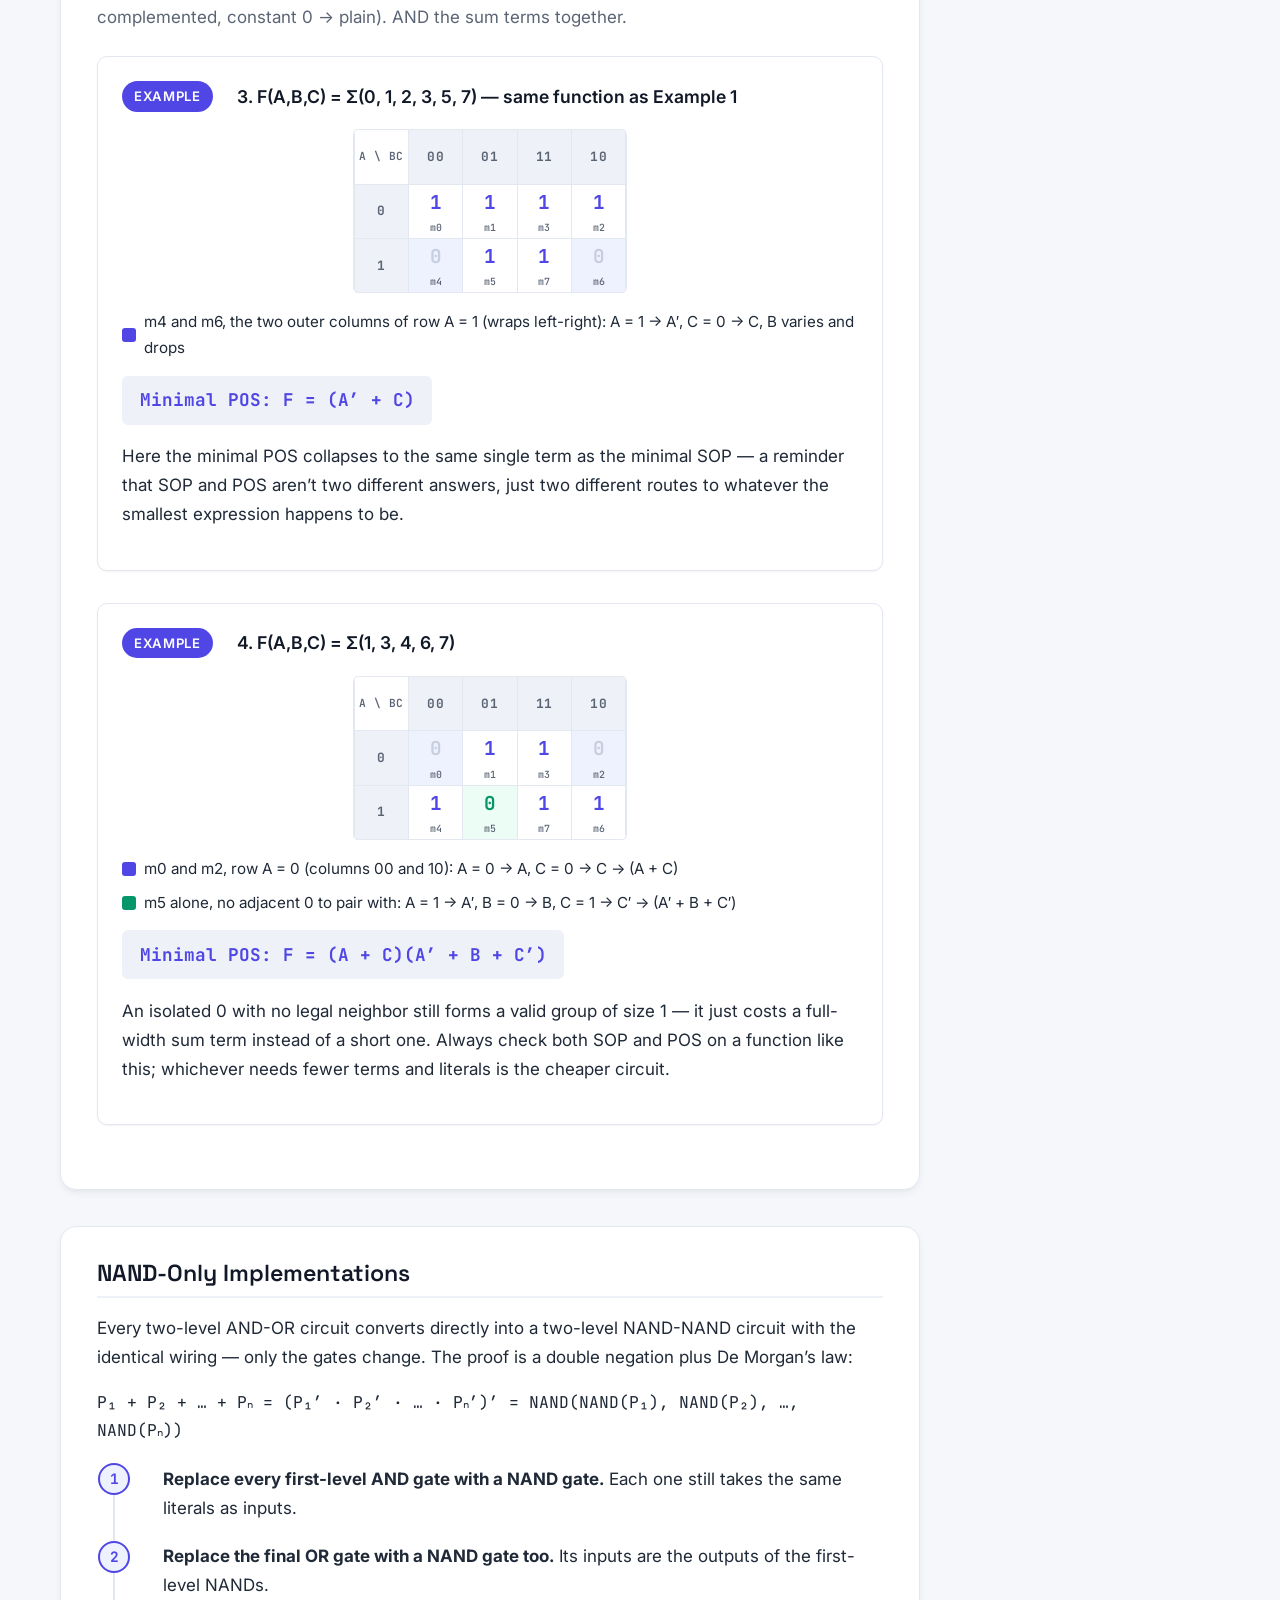
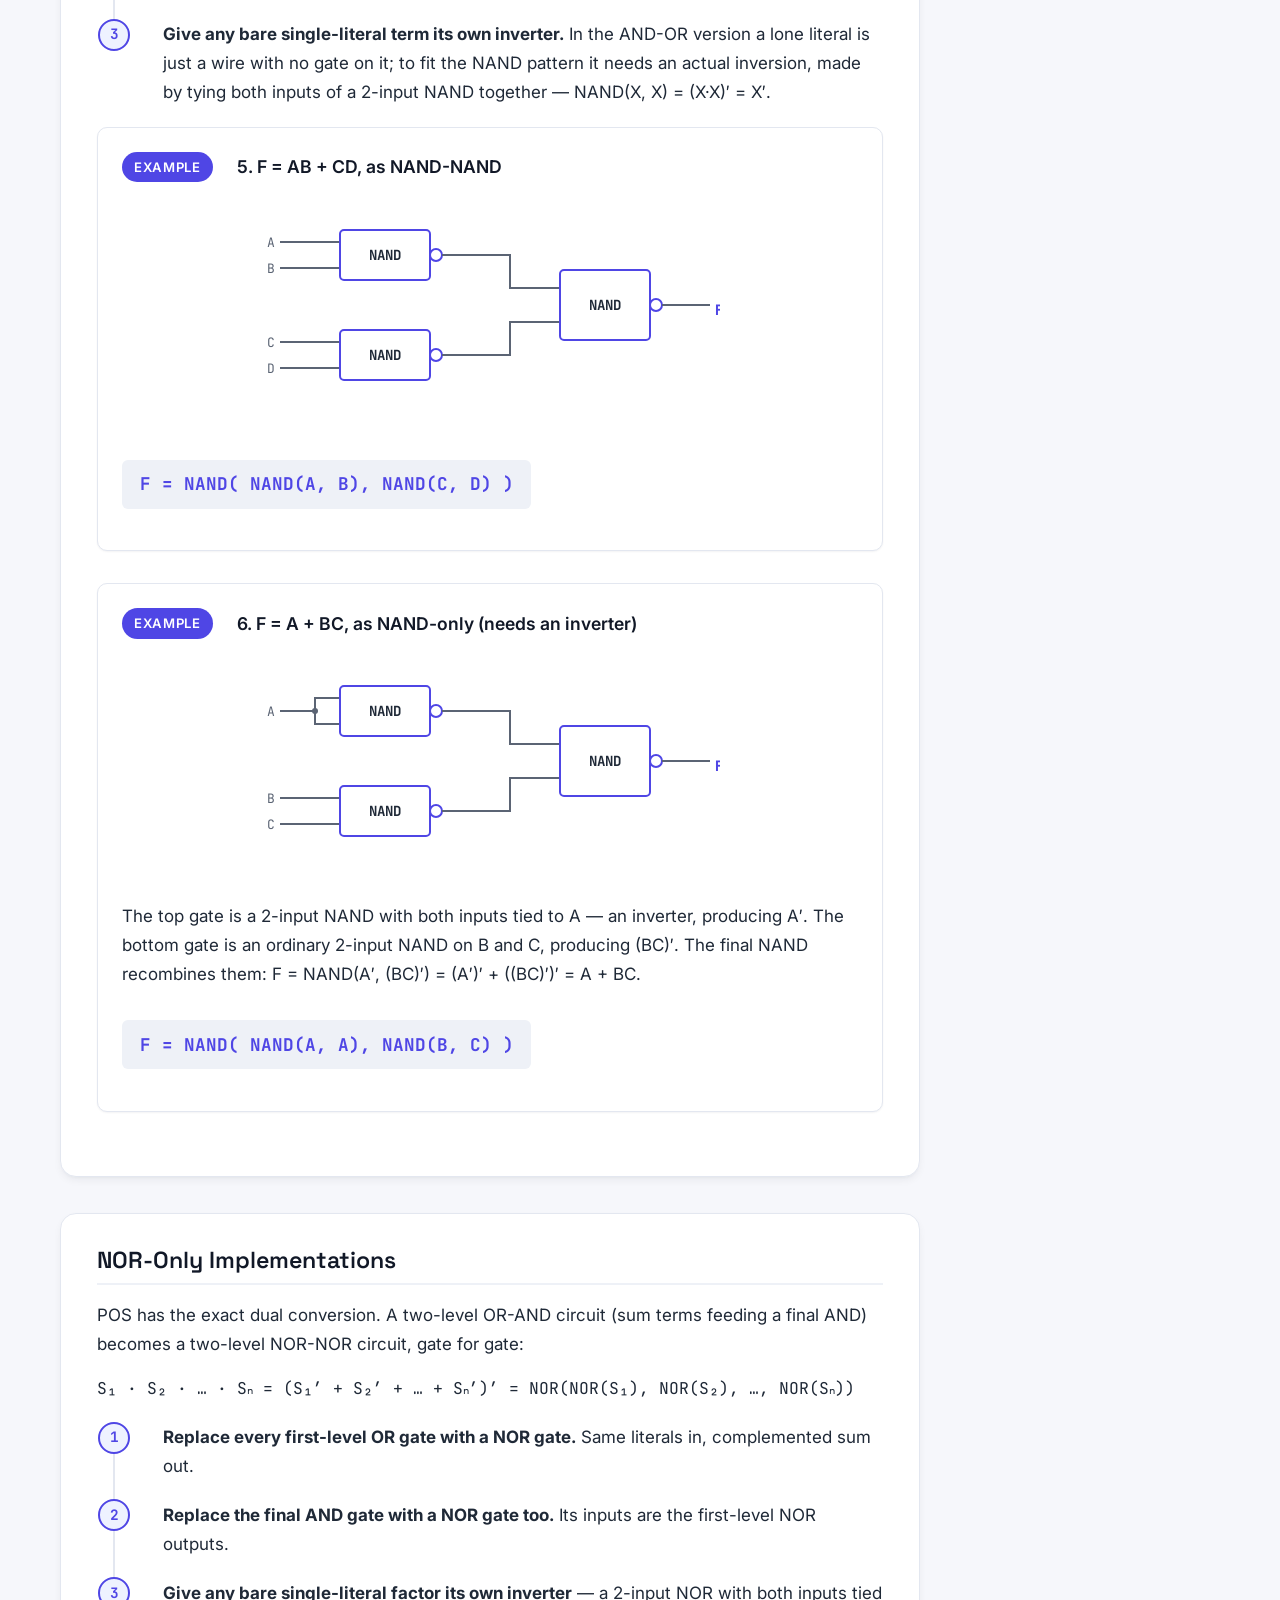
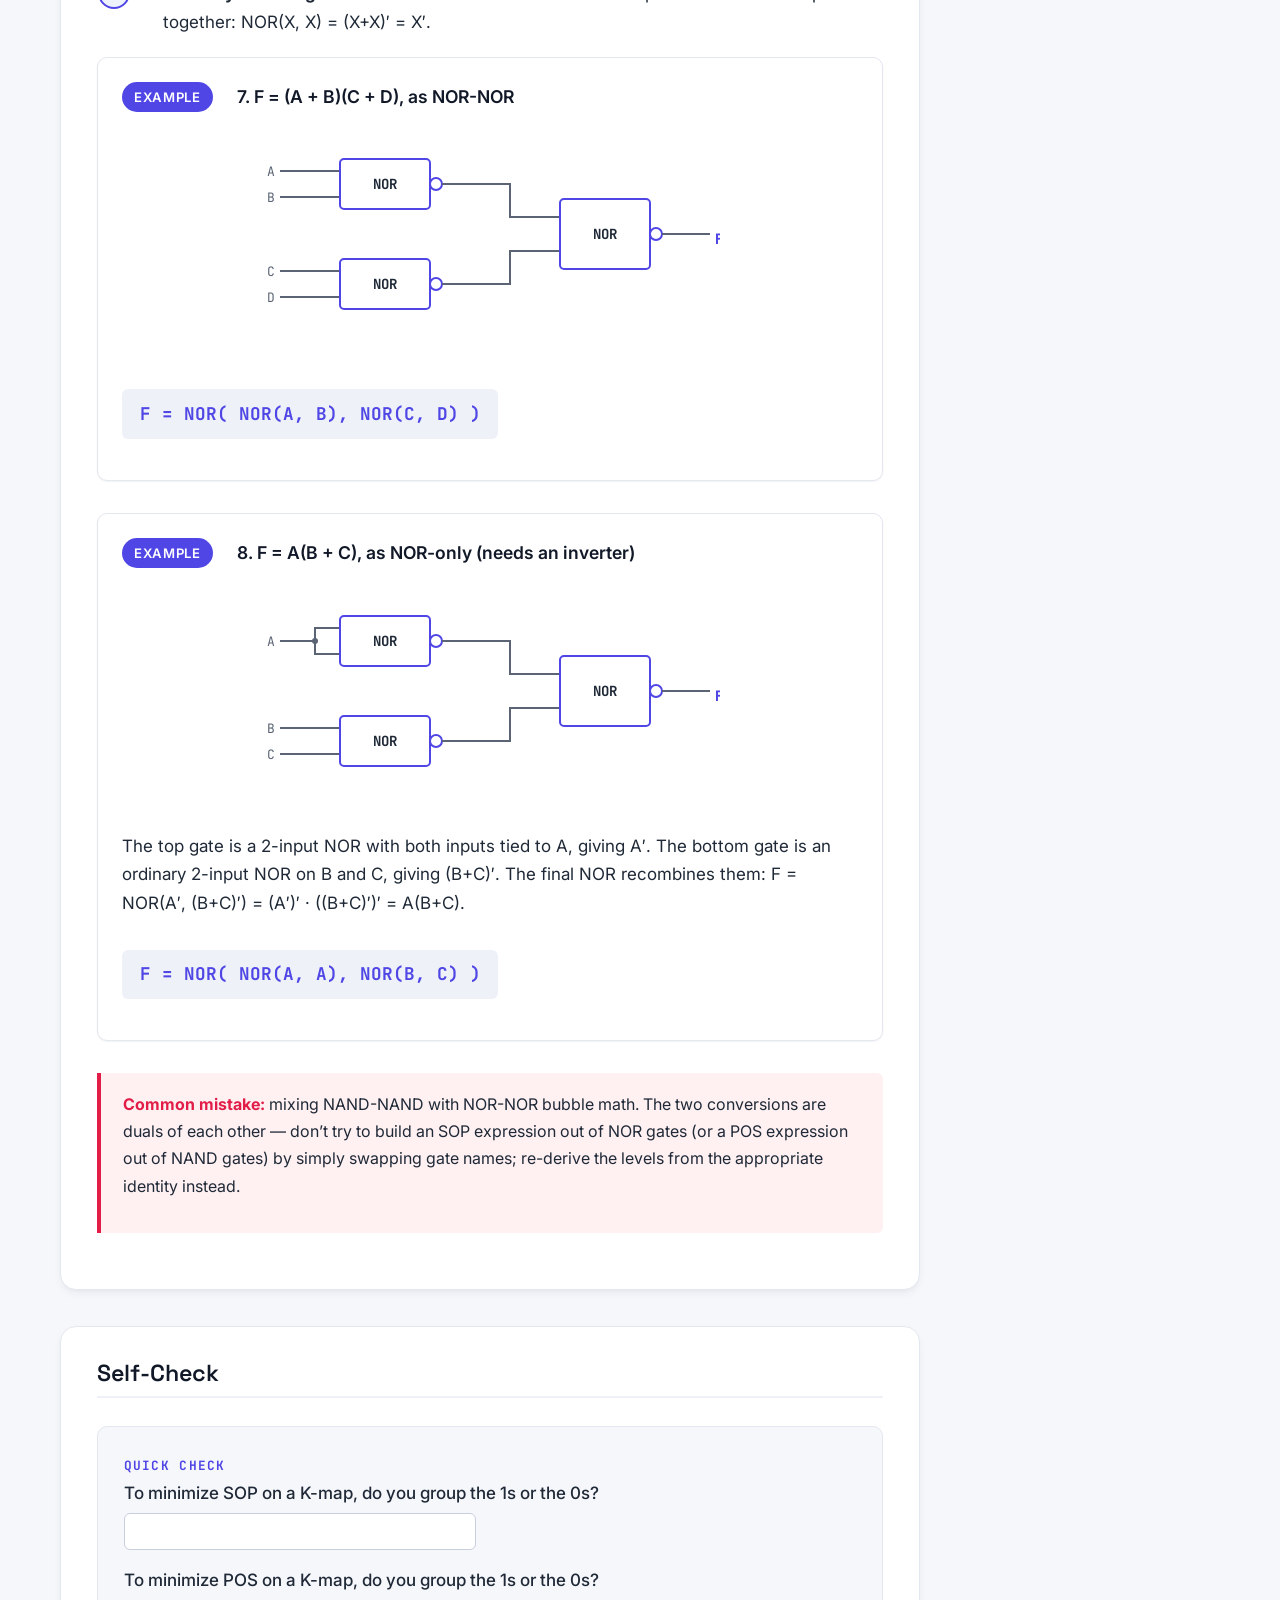
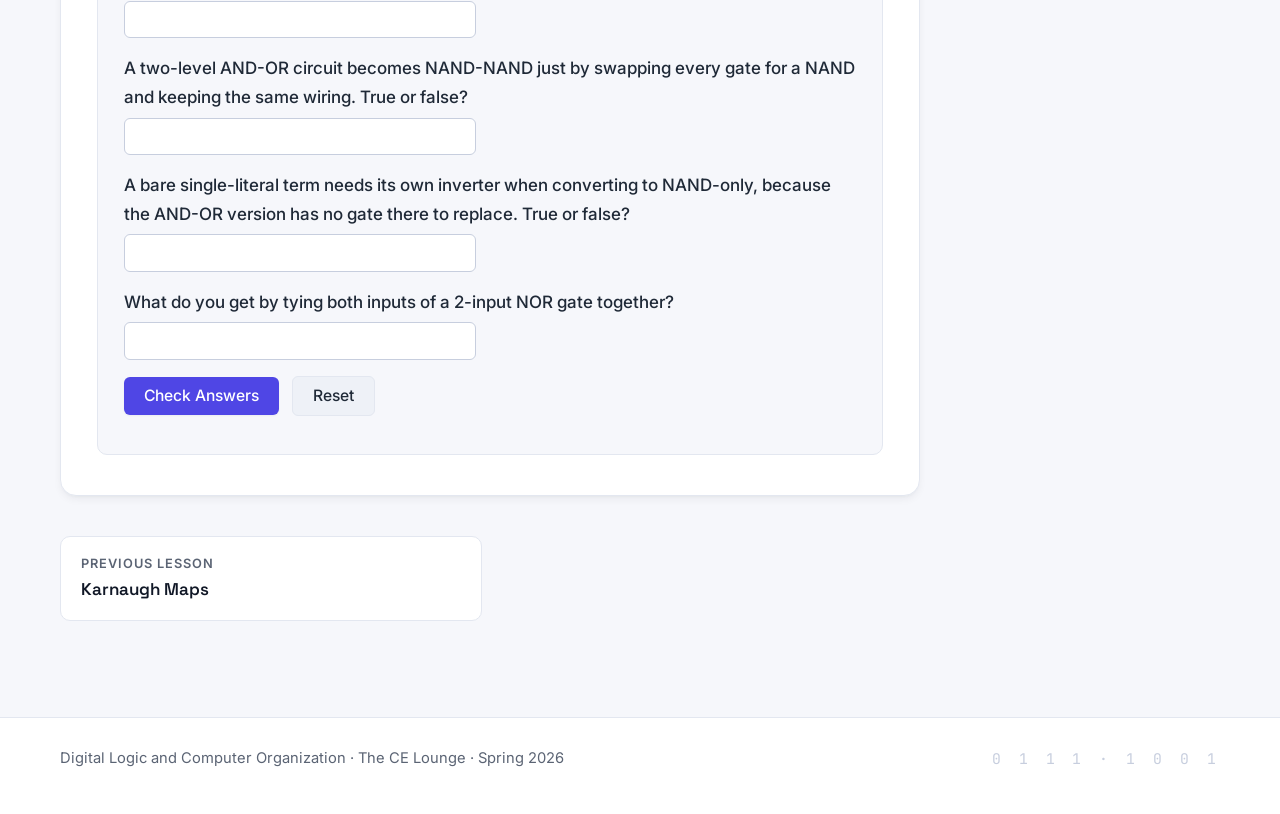
<file: lessons/07-sop-pos-nand-nor/index.html>
<!DOCTYPE html>
<html lang="en">
<head>
    <meta charset="UTF-8">
    <meta name="viewport" content="width=device-width, initial-scale=1.0">
    <title>SOP/POS Minimization &amp; NAND/NOR-Only Circuits · Digital Logic and Computer Organization</title>
    <meta name="description" content="Minimize SOP by grouping 1s and POS by grouping 0s on a K-map, then convert either minimized form into a two-level NAND-only or NOR-only circuit.">
    <link rel="icon" type="image/png" href="../../assets/images/favicon-32.png" sizes="32x32">
    <link rel="icon" type="image/png" href="../../assets/images/favicon-16.png" sizes="16x16">
    <link rel="apple-touch-icon" href="../../assets/images/apple-touch-icon.png">
    <link rel="preconnect" href="https://fonts.googleapis.com">
    <link rel="preconnect" href="https://fonts.gstatic.com" crossorigin>
    <link href="https://fonts.googleapis.com/css2?family=Space+Grotesk:wght@500;600;700&family=Inter:wght@400;500;600;700&family=JetBrains+Mono:wght@400;500;700&display=swap" rel="stylesheet">
    <link rel="stylesheet" href="../../assets/css/site.css">
    <script src="../../assets/js/site.js" defer></script>
    <script src="sop-pos-nand-nor.js" defer></script>
</head>
<body>
    <a class="skip-link" href="#main-content">Skip to main content</a>

    <header class="site-header">
        <div class="header-inner">
            <a class="brand" href="../../index.html">
                <img class="brand-mark" src="../../assets/images/logo-mark-64.png" alt="" width="36" height="36">
                <span>Digital Logic<span class="brand-course">The CE Lounge · Lesson Materials</span></span>
            </a>
            <nav class="site-nav" aria-label="Course">
                <ul>
                    <li><a href="../../index.html">All lessons</a></li>
                    <li><a href="../../verilog/index.html">Verilog tutorials</a></li>
                </ul>
            </nav>
            <button type="button" class="theme-toggle" aria-pressed="false" aria-label="Switch to dark theme">🌙<span class="theme-label">Dark</span></button>
        </div>
    </header>

    <div class="hero">
        <p class="eyebrow"><span aria-hidden="true">Lesson 0111 / 1101</span><span class="sr-only">Lesson 7 of 13</span></p>
        <h1>SOP/POS Minimization &amp; <span class="accent">NAND/NOR-Only</span> Circuits</h1>
        <hr class="trace-rule" aria-hidden="true">
        <p class="lede">Minimize by grouping either the 1s or the 0s on a K-map, then realize the result with nothing but NAND gates &mdash; or nothing but NOR gates.</p>
    </div>

    <div class="page-grid">
        <main id="main-content" class="content">

<section class="section" id="interactive-lab">
<h2>Interactive Lab</h2>
<p class="section-intro">Click cells to toggle 0/1. Watch the canonical SOP (built from the 1s) and the canonical POS (built from the 0s) update side by side &mdash; the same function, two equally valid starting points.</p>
<div aria-label="3-variable SOP and POS explorer" class="simulator" role="region">
<h3 aria-hidden="true">3-Variable SOP &harr; POS Explorer</h3>
<div class="kmap-explorer">
<div class="kmap-wrap">
<table class="kmap" id="sop-pos-table">
<thead></thead>
<tbody></tbody>
</table>
</div>
<div class="kmap-explorer-controls">
<button class="btn-ghost" id="sop-pos-clear" type="button">Clear map</button>
</div>
<div aria-hidden="true" class="sim-equation" id="sop-sum">F = 0</div>
<div aria-hidden="true" class="sim-equation" id="sop-expr">0</div>
<hr class="trace-rule" aria-hidden="true">
<div aria-hidden="true" class="sim-equation" id="pos-sum">F = 1</div>
<div aria-hidden="true" class="sim-equation" id="pos-expr">1</div>
<div aria-live="polite" class="sr-only" id="sop-pos-announcer">0 minterms and 0 maxterms selected.</div>
</div>
</div>
</section>

<section class="section" id="sop-pos-forms">
<h2>SOP and POS: Two Canonical Forms</h2>
<p>Every truth table can be read two ways. Read the <strong>1-rows</strong>: each one is a <strong>minterm</strong>, a product (AND) of every literal that&rsquo;s true for that row. OR all the minterms together and you get the <strong>sum-of-products</strong> (SOP) form &mdash; the canonical form used throughout the K-map lesson.</p>
<p>Read the <strong>0-rows</strong> instead: each one is a <strong>maxterm</strong>, a sum (OR) of literals &mdash; but with the polarity flipped, so a variable that&rsquo;s <em>1</em> in that row appears <em>complemented</em>, and a variable that&rsquo;s <em>0</em> appears plain. AND all the maxterms together and you get the <strong>product-of-sums</strong> (POS) form.</p>
<div class="instructions">
<p><strong>Key idea:</strong> SOP and POS describe the exact same function from opposite directions. SOP says &ldquo;output is 1 when any of these conditions hold.&rdquo; POS says &ldquo;output is 1 unless one of these conditions fails.&rdquo; Both are always available &mdash; which one minimizes smaller depends on the function.</p>
</div>
</section>

<section class="section" id="minimizing-sop">
<h2>Minimizing SOP with K-Maps</h2>
<p class="section-intro">Group the <strong>1s</strong> using the <a href="../06-karnaugh-maps/index.html#grouping-rules">grouping rules from the previous lesson</a>: powers of 2, as large as possible, every 1 covered, minimum number of groups. Each group becomes one product term; OR the terms together.</p>

<div class="card example-card">
<div class="card-header">
<span class="badge">Example</span>
<span class="title">1. F(A,B,C) = &Sigma;(0, 1, 2, 3, 5, 7)</span>
</div>
<div class="kmap-wrap">
<table class="kmap">
<thead><tr><th class="kmap-corner">A \ BC</th><th>00</th><th>01</th><th>11</th><th>10</th></tr></thead>
<tbody>
<tr><th>0</th>
<td class="cell-1 grp-a">1<span class="kmap-mnum">m0</span></td>
<td class="cell-1 grp-a grp-b">1<span class="kmap-mnum">m1</span></td>
<td class="cell-1 grp-a grp-b">1<span class="kmap-mnum">m3</span></td>
<td class="cell-1 grp-a">1<span class="kmap-mnum">m2</span></td>
</tr>
<tr><th>1</th>
<td class="cell-0">0<span class="kmap-mnum">m4</span></td>
<td class="cell-1 grp-b">1<span class="kmap-mnum">m5</span></td>
<td class="cell-1 grp-b">1<span class="kmap-mnum">m7</span></td>
<td class="cell-0">0<span class="kmap-mnum">m6</span></td>
</tr>
</tbody>
</table>
</div>
<ul class="group-legend">
<li><span class="swatch grp-a"></span>Top row: A = 0 constant &rarr; A&prime;</li>
<li><span class="swatch grp-b"></span>Middle two columns: C = 1 constant &rarr; C</li>
</ul>
<p class="kmap-result">Minimal SOP: F = A&prime; + C</p>
</div>

<div class="card example-card">
<div class="card-header">
<span class="badge">Example</span>
<span class="title">2. F(A,B,C,D) = &Sigma;(0, 4, 8, 12, 13, 14, 15)</span>
</div>
<div class="kmap-wrap">
<table class="kmap">
<thead><tr><th class="kmap-corner">AB \ CD</th><th>00</th><th>01</th><th>11</th><th>10</th></tr></thead>
<tbody>
<tr><th>00</th>
<td class="cell-1 grp-a">1<span class="kmap-mnum">m0</span></td>
<td class="cell-0">0<span class="kmap-mnum">m1</span></td>
<td class="cell-0">0<span class="kmap-mnum">m3</span></td>
<td class="cell-0">0<span class="kmap-mnum">m2</span></td>
</tr>
<tr><th>01</th>
<td class="cell-1 grp-a">1<span class="kmap-mnum">m4</span></td>
<td class="cell-0">0<span class="kmap-mnum">m5</span></td>
<td class="cell-0">0<span class="kmap-mnum">m7</span></td>
<td class="cell-0">0<span class="kmap-mnum">m6</span></td>
</tr>
<tr><th>11</th>
<td class="cell-1 grp-a grp-b">1<span class="kmap-mnum">m12</span></td>
<td class="cell-1 grp-b">1<span class="kmap-mnum">m13</span></td>
<td class="cell-1 grp-b">1<span class="kmap-mnum">m15</span></td>
<td class="cell-1 grp-b">1<span class="kmap-mnum">m14</span></td>
</tr>
<tr><th>10</th>
<td class="cell-1 grp-a">1<span class="kmap-mnum">m8</span></td>
<td class="cell-0">0<span class="kmap-mnum">m9</span></td>
<td class="cell-0">0<span class="kmap-mnum">m11</span></td>
<td class="cell-0">0<span class="kmap-mnum">m10</span></td>
</tr>
</tbody>
</table>
</div>
<ul class="group-legend">
<li><span class="swatch grp-a"></span>CD = 00 column, all rows (wraps top-to-bottom): C&prime;D&prime;</li>
<li><span class="swatch grp-b"></span>AB = 11 row: AB</li>
</ul>
<p class="kmap-result">Minimal SOP: F = C&prime;D&prime; + AB</p>
</div>
</section>

<section class="section" id="minimizing-pos">
<h2>Minimizing POS with K-Maps</h2>
<p class="section-intro">Same map, same rules &mdash; but this time group the <strong>0s</strong>. Each group of 0s becomes one sum term, with the polarity of every constant literal flipped from the SOP convention (constant 1 &rarr; complemented, constant 0 &rarr; plain). AND the sum terms together.</p>

<div class="card example-card">
<div class="card-header">
<span class="badge">Example</span>
<span class="title">3. F(A,B,C) = &Sigma;(0, 1, 2, 3, 5, 7) &mdash; same function as Example 1</span>
</div>
<div class="kmap-wrap">
<table class="kmap">
<thead><tr><th class="kmap-corner">A \ BC</th><th>00</th><th>01</th><th>11</th><th>10</th></tr></thead>
<tbody>
<tr><th>0</th>
<td class="cell-1">1<span class="kmap-mnum">m0</span></td>
<td class="cell-1">1<span class="kmap-mnum">m1</span></td>
<td class="cell-1">1<span class="kmap-mnum">m3</span></td>
<td class="cell-1">1<span class="kmap-mnum">m2</span></td>
</tr>
<tr><th>1</th>
<td class="cell-0 grp-a">0<span class="kmap-mnum">m4</span></td>
<td class="cell-1">1<span class="kmap-mnum">m5</span></td>
<td class="cell-1">1<span class="kmap-mnum">m7</span></td>
<td class="cell-0 grp-a">0<span class="kmap-mnum">m6</span></td>
</tr>
</tbody>
</table>
</div>
<ul class="group-legend">
<li><span class="swatch grp-a"></span>m4 and m6, the two outer columns of row A = 1 (wraps left-right): A = 1 &rarr; A&prime;, C = 0 &rarr; C, B varies and drops</li>
</ul>
<p class="kmap-result">Minimal POS: F = (A&prime; + C)</p>
<p>Here the minimal POS collapses to the same single term as the minimal SOP &mdash; a reminder that SOP and POS aren&rsquo;t two different answers, just two different routes to whatever the smallest expression happens to be.</p>
</div>

<div class="card example-card">
<div class="card-header">
<span class="badge">Example</span>
<span class="title">4. F(A,B,C) = &Sigma;(1, 3, 4, 6, 7)</span>
</div>
<div class="kmap-wrap">
<table class="kmap">
<thead><tr><th class="kmap-corner">A \ BC</th><th>00</th><th>01</th><th>11</th><th>10</th></tr></thead>
<tbody>
<tr><th>0</th>
<td class="cell-0 grp-a">0<span class="kmap-mnum">m0</span></td>
<td class="cell-1">1<span class="kmap-mnum">m1</span></td>
<td class="cell-1">1<span class="kmap-mnum">m3</span></td>
<td class="cell-0 grp-a">0<span class="kmap-mnum">m2</span></td>
</tr>
<tr><th>1</th>
<td class="cell-1">1<span class="kmap-mnum">m4</span></td>
<td class="cell-0 grp-b">0<span class="kmap-mnum">m5</span></td>
<td class="cell-1">1<span class="kmap-mnum">m7</span></td>
<td class="cell-1">1<span class="kmap-mnum">m6</span></td>
</tr>
</tbody>
</table>
</div>
<ul class="group-legend">
<li><span class="swatch grp-a"></span>m0 and m2, row A = 0 (columns 00 and 10): A = 0 &rarr; A, C = 0 &rarr; C &rarr; (A + C)</li>
<li><span class="swatch grp-b"></span>m5 alone, no adjacent 0 to pair with: A = 1 &rarr; A&prime;, B = 0 &rarr; B, C = 1 &rarr; C&prime; &rarr; (A&prime; + B + C&prime;)</li>
</ul>
<p class="kmap-result">Minimal POS: F = (A + C)(A&prime; + B + C&prime;)</p>
<p>An isolated 0 with no legal neighbor still forms a valid group of size 1 &mdash; it just costs a full-width sum term instead of a short one. Always check both SOP and POS on a function like this; whichever needs fewer terms and literals is the cheaper circuit.</p>
</div>
</section>

<section class="section" id="nand-only">
<h2>NAND-Only Implementations</h2>
<p>Every two-level AND-OR circuit converts directly into a two-level NAND-NAND circuit with the identical wiring &mdash; only the gates change. The proof is a double negation plus De Morgan&rsquo;s law:</p>
<div class="formula-box">
<p>P&#8321; + P&#8322; + &hellip; + P&#8345; = (P&#8321;&prime; &middot; P&#8322;&prime; &middot; &hellip; &middot; P&#8345;&prime;)&prime; = NAND(NAND(P&#8321;), NAND(P&#8322;), &hellip;, NAND(P&#8345;))</p>
</div>
<ol class="steps">
<li><strong>Replace every first-level AND gate with a NAND gate.</strong> Each one still takes the same literals as inputs.</li>
<li><strong>Replace the final OR gate with a NAND gate too.</strong> Its inputs are the outputs of the first-level NANDs.</li>
<li><strong>Give any bare single-literal term its own inverter.</strong> In the AND-OR version a lone literal is just a wire with no gate on it; to fit the NAND pattern it needs an actual inversion, made by tying both inputs of a 2-input NAND together &mdash; NAND(X, X) = (X&middot;X)&prime; = X&prime;.</li>
</ol>

<div class="card example-card">
<div class="card-header">
<span class="badge">Example</span>
<span class="title">5. F = AB + CD, as NAND-NAND</span>
</div>
<div class="gate-figure-wrap">
<svg class="gate-svg" viewBox="0 0 460 220" xmlns="http://www.w3.org/2000/svg" role="img" aria-label="Two-level NAND-NAND circuit computing F equals A AND B, OR C AND D">
<path class="gate-wire" d="M20,42 L80,42"></path>
<path class="gate-wire" d="M20,68 L80,68"></path>
<path class="gate-wire" d="M20,142 L80,142"></path>
<path class="gate-wire" d="M20,168 L80,168"></path>
<text class="gate-io-label ta-end" x="15" y="42">A</text>
<text class="gate-io-label ta-end" x="15" y="68">B</text>
<text class="gate-io-label ta-end" x="15" y="142">C</text>
<text class="gate-io-label ta-end" x="15" y="168">D</text>
<rect class="gate-rect" x="80" y="30" width="90" height="50" rx="4"></rect>
<text class="gate-label ta-middle" x="125" y="55">NAND</text>
<circle class="gate-bubble" cx="176" cy="55" r="6"></circle>
<rect class="gate-rect" x="80" y="130" width="90" height="50" rx="4"></rect>
<text class="gate-label ta-middle" x="125" y="155">NAND</text>
<circle class="gate-bubble" cx="176" cy="155" r="6"></circle>
<path class="gate-wire" d="M182,55 L250,55 L250,88 L300,88"></path>
<path class="gate-wire" d="M182,155 L250,155 L250,122 L300,122"></path>
<rect class="gate-rect" x="300" y="70" width="90" height="70" rx="4"></rect>
<text class="gate-label ta-middle" x="345" y="105">NAND</text>
<circle class="gate-bubble" cx="396" cy="105" r="6"></circle>
<path class="gate-wire" d="M402,105 L450,105"></path>
<text class="gate-out-label ta-start" x="455" y="109">F</text>
</svg>
</div>
<p class="kmap-result">F = NAND( NAND(A, B), NAND(C, D) )</p>
</div>

<div class="card example-card">
<div class="card-header">
<span class="badge">Example</span>
<span class="title">6. F = A + BC, as NAND-only (needs an inverter)</span>
</div>
<div class="gate-figure-wrap">
<svg class="gate-svg" viewBox="0 0 460 220" xmlns="http://www.w3.org/2000/svg" role="img" aria-label="Two-level NAND-only circuit computing F equals A, OR B AND C, using an inverter for the bare literal A">
<path class="gate-wire" d="M20,55 L55,55"></path>
<circle class="gate-dot" cx="55" cy="55" r="3"></circle>
<path class="gate-wire" d="M55,55 L55,42 L80,42"></path>
<path class="gate-wire" d="M55,55 L55,68 L80,68"></path>
<text class="gate-io-label ta-end" x="15" y="55">A</text>
<path class="gate-wire" d="M20,142 L80,142"></path>
<path class="gate-wire" d="M20,168 L80,168"></path>
<text class="gate-io-label ta-end" x="15" y="142">B</text>
<text class="gate-io-label ta-end" x="15" y="168">C</text>
<rect class="gate-rect" x="80" y="30" width="90" height="50" rx="4"></rect>
<text class="gate-label ta-middle" x="125" y="55">NAND</text>
<circle class="gate-bubble" cx="176" cy="55" r="6"></circle>
<rect class="gate-rect" x="80" y="130" width="90" height="50" rx="4"></rect>
<text class="gate-label ta-middle" x="125" y="155">NAND</text>
<circle class="gate-bubble" cx="176" cy="155" r="6"></circle>
<path class="gate-wire" d="M182,55 L250,55 L250,88 L300,88"></path>
<path class="gate-wire" d="M182,155 L250,155 L250,122 L300,122"></path>
<rect class="gate-rect" x="300" y="70" width="90" height="70" rx="4"></rect>
<text class="gate-label ta-middle" x="345" y="105">NAND</text>
<circle class="gate-bubble" cx="396" cy="105" r="6"></circle>
<path class="gate-wire" d="M402,105 L450,105"></path>
<text class="gate-out-label ta-start" x="455" y="109">F</text>
</svg>
</div>
<p>The top gate is a 2-input NAND with both inputs tied to A &mdash; an inverter, producing A&prime;. The bottom gate is an ordinary 2-input NAND on B and C, producing (BC)&prime;. The final NAND recombines them: F = NAND(A&prime;, (BC)&prime;) = (A&prime;)&prime; + ((BC)&prime;)&prime; = A + BC.</p>
<p class="kmap-result">F = NAND( NAND(A, A), NAND(B, C) )</p>
</div>
</section>

<section class="section" id="nor-only">
<h2>NOR-Only Implementations</h2>
<p>POS has the exact dual conversion. A two-level OR-AND circuit (sum terms feeding a final AND) becomes a two-level NOR-NOR circuit, gate for gate:</p>
<div class="formula-box">
<p>S&#8321; &middot; S&#8322; &middot; &hellip; &middot; S&#8345; = (S&#8321;&prime; + S&#8322;&prime; + &hellip; + S&#8345;&prime;)&prime; = NOR(NOR(S&#8321;), NOR(S&#8322;), &hellip;, NOR(S&#8345;))</p>
</div>
<ol class="steps">
<li><strong>Replace every first-level OR gate with a NOR gate.</strong> Same literals in, complemented sum out.</li>
<li><strong>Replace the final AND gate with a NOR gate too.</strong> Its inputs are the first-level NOR outputs.</li>
<li><strong>Give any bare single-literal factor its own inverter</strong> &mdash; a 2-input NOR with both inputs tied together: NOR(X, X) = (X+X)&prime; = X&prime;.</li>
</ol>

<div class="card example-card">
<div class="card-header">
<span class="badge">Example</span>
<span class="title">7. F = (A + B)(C + D), as NOR-NOR</span>
</div>
<div class="gate-figure-wrap">
<svg class="gate-svg" viewBox="0 0 460 220" xmlns="http://www.w3.org/2000/svg" role="img" aria-label="Two-level NOR-NOR circuit computing F equals A OR B, AND C OR D">
<path class="gate-wire" d="M20,42 L80,42"></path>
<path class="gate-wire" d="M20,68 L80,68"></path>
<path class="gate-wire" d="M20,142 L80,142"></path>
<path class="gate-wire" d="M20,168 L80,168"></path>
<text class="gate-io-label ta-end" x="15" y="42">A</text>
<text class="gate-io-label ta-end" x="15" y="68">B</text>
<text class="gate-io-label ta-end" x="15" y="142">C</text>
<text class="gate-io-label ta-end" x="15" y="168">D</text>
<rect class="gate-rect" x="80" y="30" width="90" height="50" rx="4"></rect>
<text class="gate-label ta-middle" x="125" y="55">NOR</text>
<circle class="gate-bubble" cx="176" cy="55" r="6"></circle>
<rect class="gate-rect" x="80" y="130" width="90" height="50" rx="4"></rect>
<text class="gate-label ta-middle" x="125" y="155">NOR</text>
<circle class="gate-bubble" cx="176" cy="155" r="6"></circle>
<path class="gate-wire" d="M182,55 L250,55 L250,88 L300,88"></path>
<path class="gate-wire" d="M182,155 L250,155 L250,122 L300,122"></path>
<rect class="gate-rect" x="300" y="70" width="90" height="70" rx="4"></rect>
<text class="gate-label ta-middle" x="345" y="105">NOR</text>
<circle class="gate-bubble" cx="396" cy="105" r="6"></circle>
<path class="gate-wire" d="M402,105 L450,105"></path>
<text class="gate-out-label ta-start" x="455" y="109">F</text>
</svg>
</div>
<p class="kmap-result">F = NOR( NOR(A, B), NOR(C, D) )</p>
</div>

<div class="card example-card">
<div class="card-header">
<span class="badge">Example</span>
<span class="title">8. F = A(B + C), as NOR-only (needs an inverter)</span>
</div>
<div class="gate-figure-wrap">
<svg class="gate-svg" viewBox="0 0 460 220" xmlns="http://www.w3.org/2000/svg" role="img" aria-label="Two-level NOR-only circuit computing F equals A AND the quantity B OR C, using an inverter for the bare literal A">
<path class="gate-wire" d="M20,55 L55,55"></path>
<circle class="gate-dot" cx="55" cy="55" r="3"></circle>
<path class="gate-wire" d="M55,55 L55,42 L80,42"></path>
<path class="gate-wire" d="M55,55 L55,68 L80,68"></path>
<text class="gate-io-label ta-end" x="15" y="55">A</text>
<path class="gate-wire" d="M20,142 L80,142"></path>
<path class="gate-wire" d="M20,168 L80,168"></path>
<text class="gate-io-label ta-end" x="15" y="142">B</text>
<text class="gate-io-label ta-end" x="15" y="168">C</text>
<rect class="gate-rect" x="80" y="30" width="90" height="50" rx="4"></rect>
<text class="gate-label ta-middle" x="125" y="55">NOR</text>
<circle class="gate-bubble" cx="176" cy="55" r="6"></circle>
<rect class="gate-rect" x="80" y="130" width="90" height="50" rx="4"></rect>
<text class="gate-label ta-middle" x="125" y="155">NOR</text>
<circle class="gate-bubble" cx="176" cy="155" r="6"></circle>
<path class="gate-wire" d="M182,55 L250,55 L250,88 L300,88"></path>
<path class="gate-wire" d="M182,155 L250,155 L250,122 L300,122"></path>
<rect class="gate-rect" x="300" y="70" width="90" height="70" rx="4"></rect>
<text class="gate-label ta-middle" x="345" y="105">NOR</text>
<circle class="gate-bubble" cx="396" cy="105" r="6"></circle>
<path class="gate-wire" d="M402,105 L450,105"></path>
<text class="gate-out-label ta-start" x="455" y="109">F</text>
</svg>
</div>
<p>The top gate is a 2-input NOR with both inputs tied to A, giving A&prime;. The bottom gate is an ordinary 2-input NOR on B and C, giving (B+C)&prime;. The final NOR recombines them: F = NOR(A&prime;, (B+C)&prime;) = (A&prime;)&prime; &middot; ((B+C)&prime;)&prime; = A(B+C).</p>
<p class="kmap-result">F = NOR( NOR(A, A), NOR(B, C) )</p>
</div>

<div class="callout-warning">
<p><strong>Common mistake:</strong> mixing NAND-NAND with NOR-NOR bubble math. The two conversions are duals of each other &mdash; don&rsquo;t try to build an SOP expression out of NOR gates (or a POS expression out of NAND gates) by simply swapping gate names; re-derive the levels from the appropriate identity instead.</p>
</div>
</section>

<section class="section" id="self-check">
<h2>Self-Check</h2>
<div class="quiz">
<span class="quiz-title">Quick check</span>
<fieldset>
<div class="quiz-item">
<label for="q1">To minimize SOP on a K-map, do you group the 1s or the 0s?</label>
<input data-answer="1s|ones|the 1s" id="q1" type="text">
</div>
<div class="quiz-item">
<label for="q2">To minimize POS on a K-map, do you group the 1s or the 0s?</label>
<input data-answer="0s|zeros|zeroes|the 0s" id="q2" type="text">
</div>
<div class="quiz-item">
<label for="q3">A two-level AND-OR circuit becomes NAND-NAND just by swapping every gate for a NAND and keeping the same wiring. True or false?</label>
<input data-answer="true|t" id="q3" type="text">
</div>
<div class="quiz-item">
<label for="q4">A bare single-literal term needs its own inverter when converting to NAND-only, because the AND-OR version has no gate there to replace. True or false?</label>
<input data-answer="true|t" id="q4" type="text">
</div>
<div class="quiz-item">
<label for="q5">What do you get by tying both inputs of a 2-input NOR gate together?</label>
<input data-answer="inverter|an inverter|not gate|a not gate|not|the complement" id="q5" type="text">
</div>
</fieldset>
<button class="check-steps-btn" type="button">Check Answers</button>
<button class="hide-steps-btn" type="button">Reset</button>
<div class="feedback"></div>
</div>
</section>

<nav class="pager" aria-label="Lesson navigation">
<a class="pager-prev" href="../06-karnaugh-maps/index.html"><span class="pager-label">Previous lesson</span><span class="pager-title">Karnaugh Maps</span></a>
</nav>
        </main>
        <aside class="toc" data-toc></aside>
    </div>

    <footer class="site-footer">
        <div class="footer-inner">
            <p>Digital Logic and Computer Organization · The CE Lounge · Spring 2026</p>
            <p class="bits" aria-hidden="true">0 1 1 1 · 1 0 0 1</p>
        </div>
    </footer>
</body>
</html>
</file>
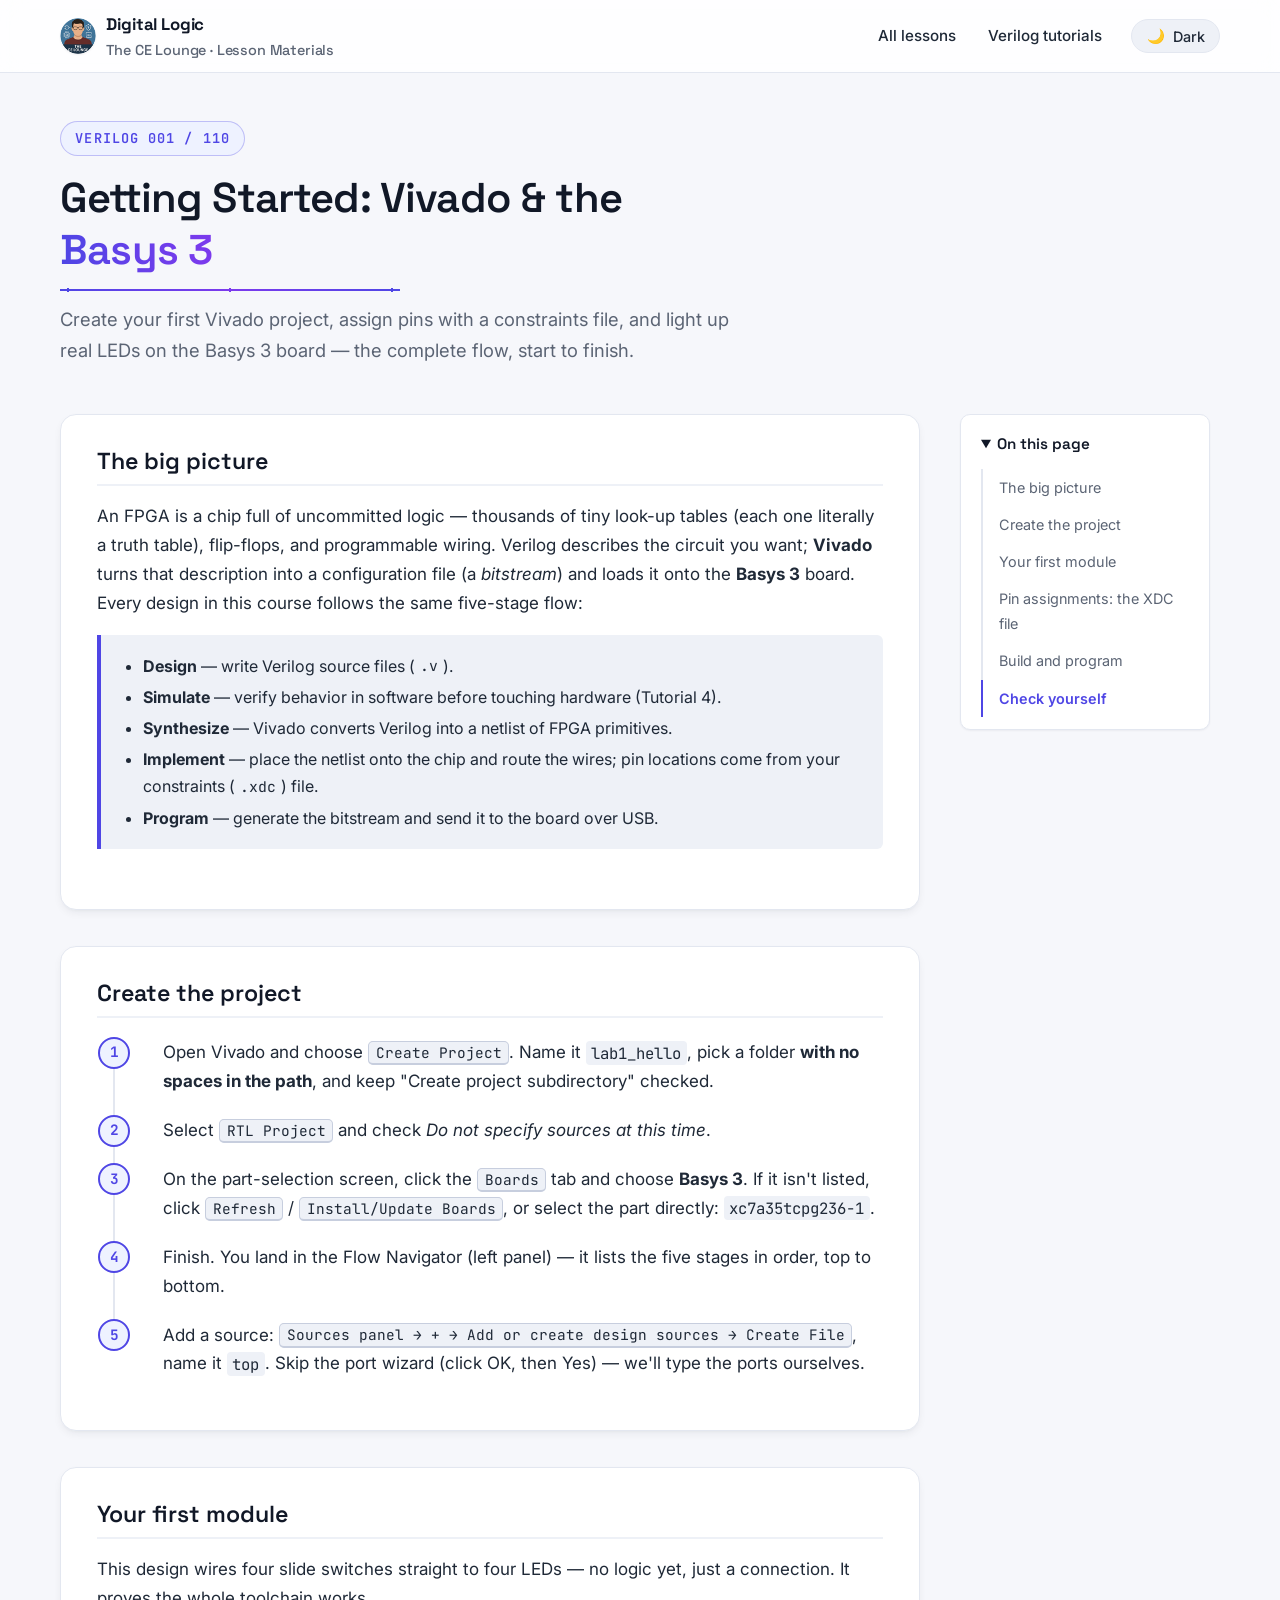
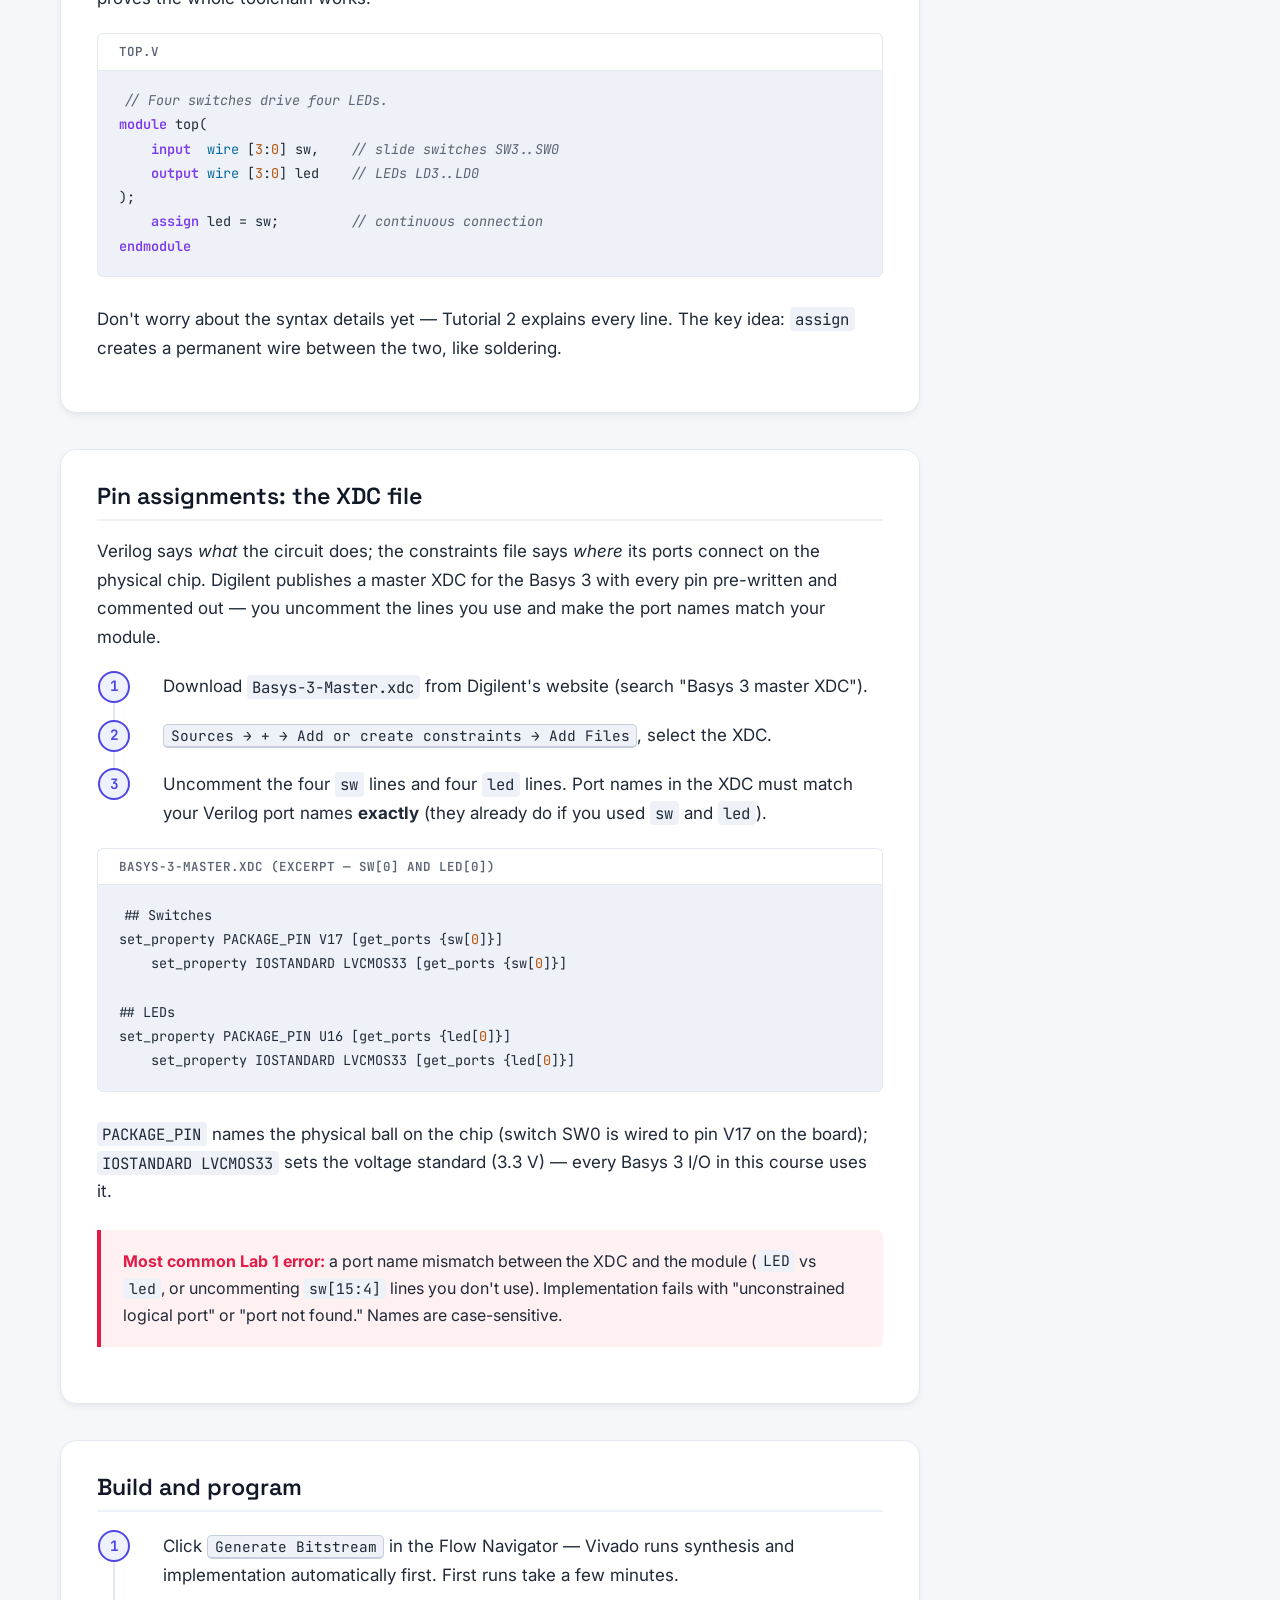
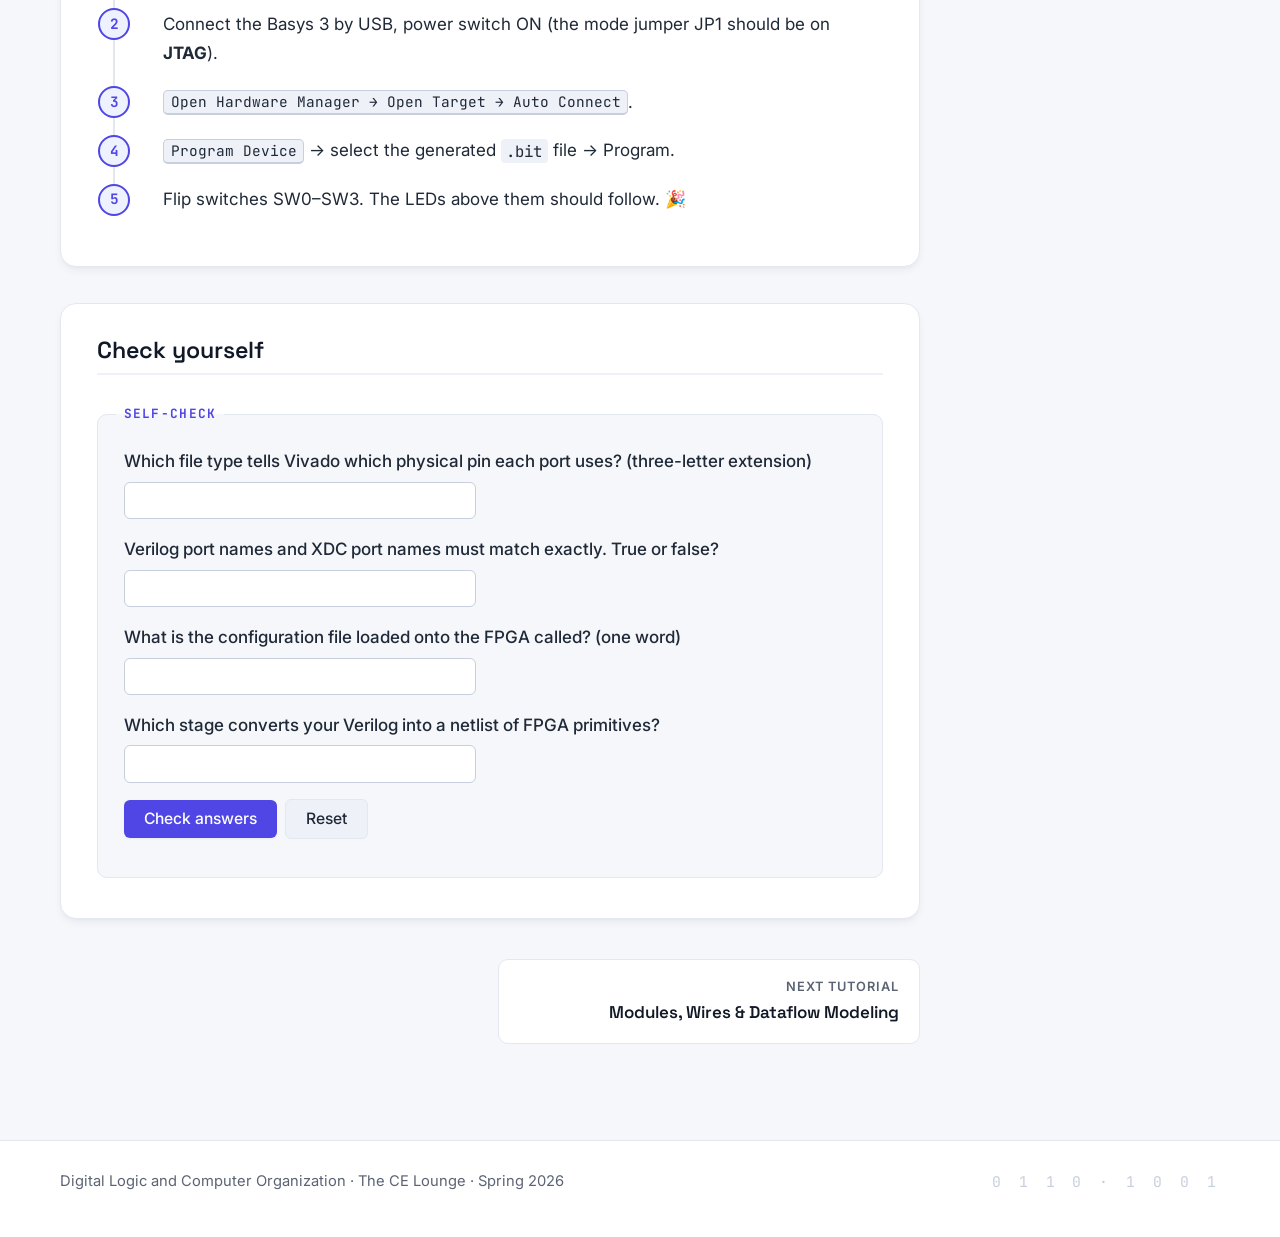
<file: verilog/01-vivado-basys3/index.html>
<!DOCTYPE html>
<html lang="en">
<head>
    <meta charset="UTF-8">
    <meta name="viewport" content="width=device-width, initial-scale=1.0">
    <title>Getting Started: Vivado & the Basys 3 · Verilog Tutorials · Digital Logic and Computer Organization</title>
    <meta name="description" content="Create your first Vivado project, assign pins with a constraints file, and light up real LEDs on the Basys 3 board — the complete flow, start to finish.">
    <link rel="icon" type="image/png" href="../../assets/images/favicon-32.png" sizes="32x32">
    <link rel="icon" type="image/png" href="../../assets/images/favicon-16.png" sizes="16x16">
    <link rel="apple-touch-icon" href="../../assets/images/apple-touch-icon.png">
    <link rel="preconnect" href="https://fonts.googleapis.com">
    <link rel="preconnect" href="https://fonts.gstatic.com" crossorigin>
    <link href="https://fonts.googleapis.com/css2?family=Space+Grotesk:wght@500;600;700&family=Inter:wght@400;500;600;700&family=JetBrains+Mono:wght@400;500;700&display=swap" rel="stylesheet">
    <link rel="stylesheet" href="../../assets/css/site.css">
    <script src="../../assets/js/site.js" defer></script>
    <script src="../../assets/js/verilog-lessons.js" defer></script>
</head>
<body>
    <a class="skip-link" href="#main-content">Skip to main content</a>

    <header class="site-header">
        <div class="header-inner">
            <a class="brand" href="../../index.html">
                <img class="brand-mark" src="../../assets/images/logo-mark-64.png" alt="" width="36" height="36">
                <span>Digital Logic<span class="brand-course">The CE Lounge · Lesson Materials</span></span>
            </a>
            <nav class="site-nav" aria-label="Course">
                <ul>
                    <li><a href="../../index.html">All lessons</a></li>
                    <li><a href="../../verilog/index.html">Verilog tutorials</a></li>
                </ul>
            </nav>
            <button type="button" class="theme-toggle" aria-pressed="false" aria-label="Switch to dark theme">🌙<span class="theme-label">Dark</span></button>
        </div>
    </header>

    <div class="hero">
        <p class="eyebrow"><span aria-hidden="true">Verilog 001 / 110</span><span class="sr-only">Verilog tutorial 1 of 6</span></p>
        <h1>Getting Started: Vivado &amp; the <span class="accent">Basys 3</span></h1>
        <hr class="trace-rule" aria-hidden="true">
        <p class="lede">Create your first Vivado project, assign pins with a constraints file, and light up real LEDs on the Basys 3 board — the complete flow, start to finish.</p>
    </div>

    <div class="page-grid">
        <main id="main-content" class="content">

<section class="section">
    <h2>The big picture</h2>
    <p>An FPGA is a chip full of uncommitted logic — thousands of tiny look-up tables (each one literally a truth table), flip-flops, and programmable wiring. Verilog describes the circuit you want; <strong>Vivado</strong> turns that description into a configuration file (a <em>bitstream</em>) and loads it onto the <strong>Basys 3</strong> board. Every design in this course follows the same five-stage flow:</p>
    <div class="instructions"><ul>
        <li><strong>Design</strong> — write Verilog source files (<code>.v</code>).</li>
        <li><strong>Simulate</strong> — verify behavior in software before touching hardware (Tutorial 4).</li>
        <li><strong>Synthesize</strong> — Vivado converts Verilog into a netlist of FPGA primitives.</li>
        <li><strong>Implement</strong> — place the netlist onto the chip and route the wires; pin locations come from your constraints (<code>.xdc</code>) file.</li>
        <li><strong>Program</strong> — generate the bitstream and send it to the board over USB.</li>
    </ul></div>
</section>

<section class="section">
    <h2>Create the project</h2>
    <ol class="steps">
        <li>Open Vivado and choose <span class="ui-path">Create Project</span>. Name it <code>lab1_hello</code>, pick a folder <strong>with no spaces in the path</strong>, and keep "Create project subdirectory" checked.</li>
        <li>Select <span class="ui-path">RTL Project</span> and check <em>Do not specify sources at this time</em>.</li>
        <li>On the part-selection screen, click the <span class="ui-path">Boards</span> tab and choose <strong>Basys 3</strong>. If it isn't listed, click <span class="ui-path">Refresh</span> / <span class="ui-path">Install/Update Boards</span>, or select the part directly: <code>xc7a35tcpg236-1</code>.</li>
        <li>Finish. You land in the Flow Navigator (left panel) — it lists the five stages in order, top to bottom.</li>
        <li>Add a source: <span class="ui-path">Sources panel → + → Add or create design sources → Create File</span>, name it <code>top</code>. Skip the port wizard (click OK, then Yes) — we'll type the ports ourselves.</li>
    </ol>
</section>

<section class="section">
    <h2>Your first module</h2>
    <p>This design wires four slide switches straight to four LEDs — no logic yet, just a connection. It proves the whole toolchain works.</p>
    <div class="code-block"><span class="code-caption">top.v</span><pre><code class="language-verilog">// Four switches drive four LEDs.
module top(
    input  wire [3:0] sw,    // slide switches SW3..SW0
    output wire [3:0] led    // LEDs LD3..LD0
);
    assign led = sw;         // continuous connection
endmodule</code></pre></div>
    <p>Don't worry about the syntax details yet — Tutorial 2 explains every line. The key idea: <code>assign</code> creates a permanent wire between the two, like soldering.</p>
</section>

<section class="section">
    <h2>Pin assignments: the XDC file</h2>
    <p>Verilog says <em>what</em> the circuit does; the constraints file says <em>where</em> its ports connect on the physical chip. Digilent publishes a master XDC for the Basys 3 with every pin pre-written and commented out — you uncomment the lines you use and make the port names match your module.</p>
    <ol class="steps">
        <li>Download <code>Basys-3-Master.xdc</code> from Digilent's website (search "Basys 3 master XDC").</li>
        <li><span class="ui-path">Sources → + → Add or create constraints → Add Files</span>, select the XDC.</li>
        <li>Uncomment the four <code>sw</code> lines and four <code>led</code> lines. Port names in the XDC must match your Verilog port names <strong>exactly</strong> (they already do if you used <code>sw</code> and <code>led</code>).</li>
    </ol>
    <div class="code-block"><span class="code-caption">Basys-3-Master.xdc (excerpt — sw[0] and led[0])</span><pre><code class="language-xdc">## Switches
set_property PACKAGE_PIN V17 [get_ports {sw[0]}]
    set_property IOSTANDARD LVCMOS33 [get_ports {sw[0]}]

## LEDs
set_property PACKAGE_PIN U16 [get_ports {led[0]}]
    set_property IOSTANDARD LVCMOS33 [get_ports {led[0]}]</code></pre></div>
    <p><code>PACKAGE_PIN</code> names the physical ball on the chip (switch SW0 is wired to pin V17 on the board); <code>IOSTANDARD LVCMOS33</code> sets the voltage standard (3.3&nbsp;V) — every Basys 3 I/O in this course uses it.</p>
    <div class="callout-warning"><strong>Most common Lab 1 error:</strong> a port name mismatch between the XDC and the module (<code>LED</code> vs <code>led</code>, or uncommenting <code>sw[15:4]</code> lines you don't use). Implementation fails with "unconstrained logical port" or "port not found." Names are case-sensitive.</div>
</section>

<section class="section">
    <h2>Build and program</h2>
    <ol class="steps">
        <li>Click <span class="ui-path">Generate Bitstream</span> in the Flow Navigator — Vivado runs synthesis and implementation automatically first. First runs take a few minutes.</li>
        <li>Connect the Basys 3 by USB, power switch ON (the mode jumper JP1 should be on <strong>JTAG</strong>).</li>
        <li><span class="ui-path">Open Hardware Manager → Open Target → Auto Connect</span>.</li>
        <li><span class="ui-path">Program Device</span> → select the generated <code>.bit</code> file → Program.</li>
        <li>Flip switches SW0–SW3. The LEDs above them should follow. 🎉</li>
    </ol>
</section>

<section class="section">
    <h2>Check yourself</h2>
    <fieldset class="quiz"><legend>Self-check</legend><div class="quiz-item"><label for="self-check-q1">Which file type tells Vivado which physical pin each port uses? (three-letter extension)</label><input type="text" id="self-check-q1" data-answer="xdc|.xdc" autocomplete="off" autocapitalize="off" spellcheck="false"></div><div class="quiz-item"><label for="self-check-q2">Verilog port names and XDC port names must match exactly. True or false?</label><input type="text" id="self-check-q2" data-answer="true|t" autocomplete="off" autocapitalize="off" spellcheck="false"></div><div class="quiz-item"><label for="self-check-q3">What is the configuration file loaded onto the FPGA called? (one word)</label><input type="text" id="self-check-q3" data-answer="bitstream|a bitstream|the bitstream" autocomplete="off" autocapitalize="off" spellcheck="false"></div><div class="quiz-item"><label for="self-check-q4">Which stage converts your Verilog into a netlist of FPGA primitives?</label><input type="text" id="self-check-q4" data-answer="synthesis|synthesize|synthesis stage" autocomplete="off" autocapitalize="off" spellcheck="false"></div><button type="button" class="check-steps-btn">Check answers</button><button type="button" class="hide-steps-btn">Reset</button><span class="feedback"></span></fieldset>
</section>

<nav class="pager" aria-label="Tutorial navigation"><a class="pager-next" href="../02-modules-and-dataflow/index.html"><span class="pager-label">Next tutorial</span><span class="pager-title">Modules, Wires &amp; Dataflow Modeling</span></a></nav>
        </main>
        <aside class="toc" data-toc></aside>
    </div>

    <footer class="site-footer">
        <div class="footer-inner">
            <p>Digital Logic and Computer Organization · The CE Lounge · Spring 2026</p>
            <p class="bits" aria-hidden="true">0 1 1 0 · 1 0 0 1</p>
        </div>
    </footer>
</body>
</html>
</file>
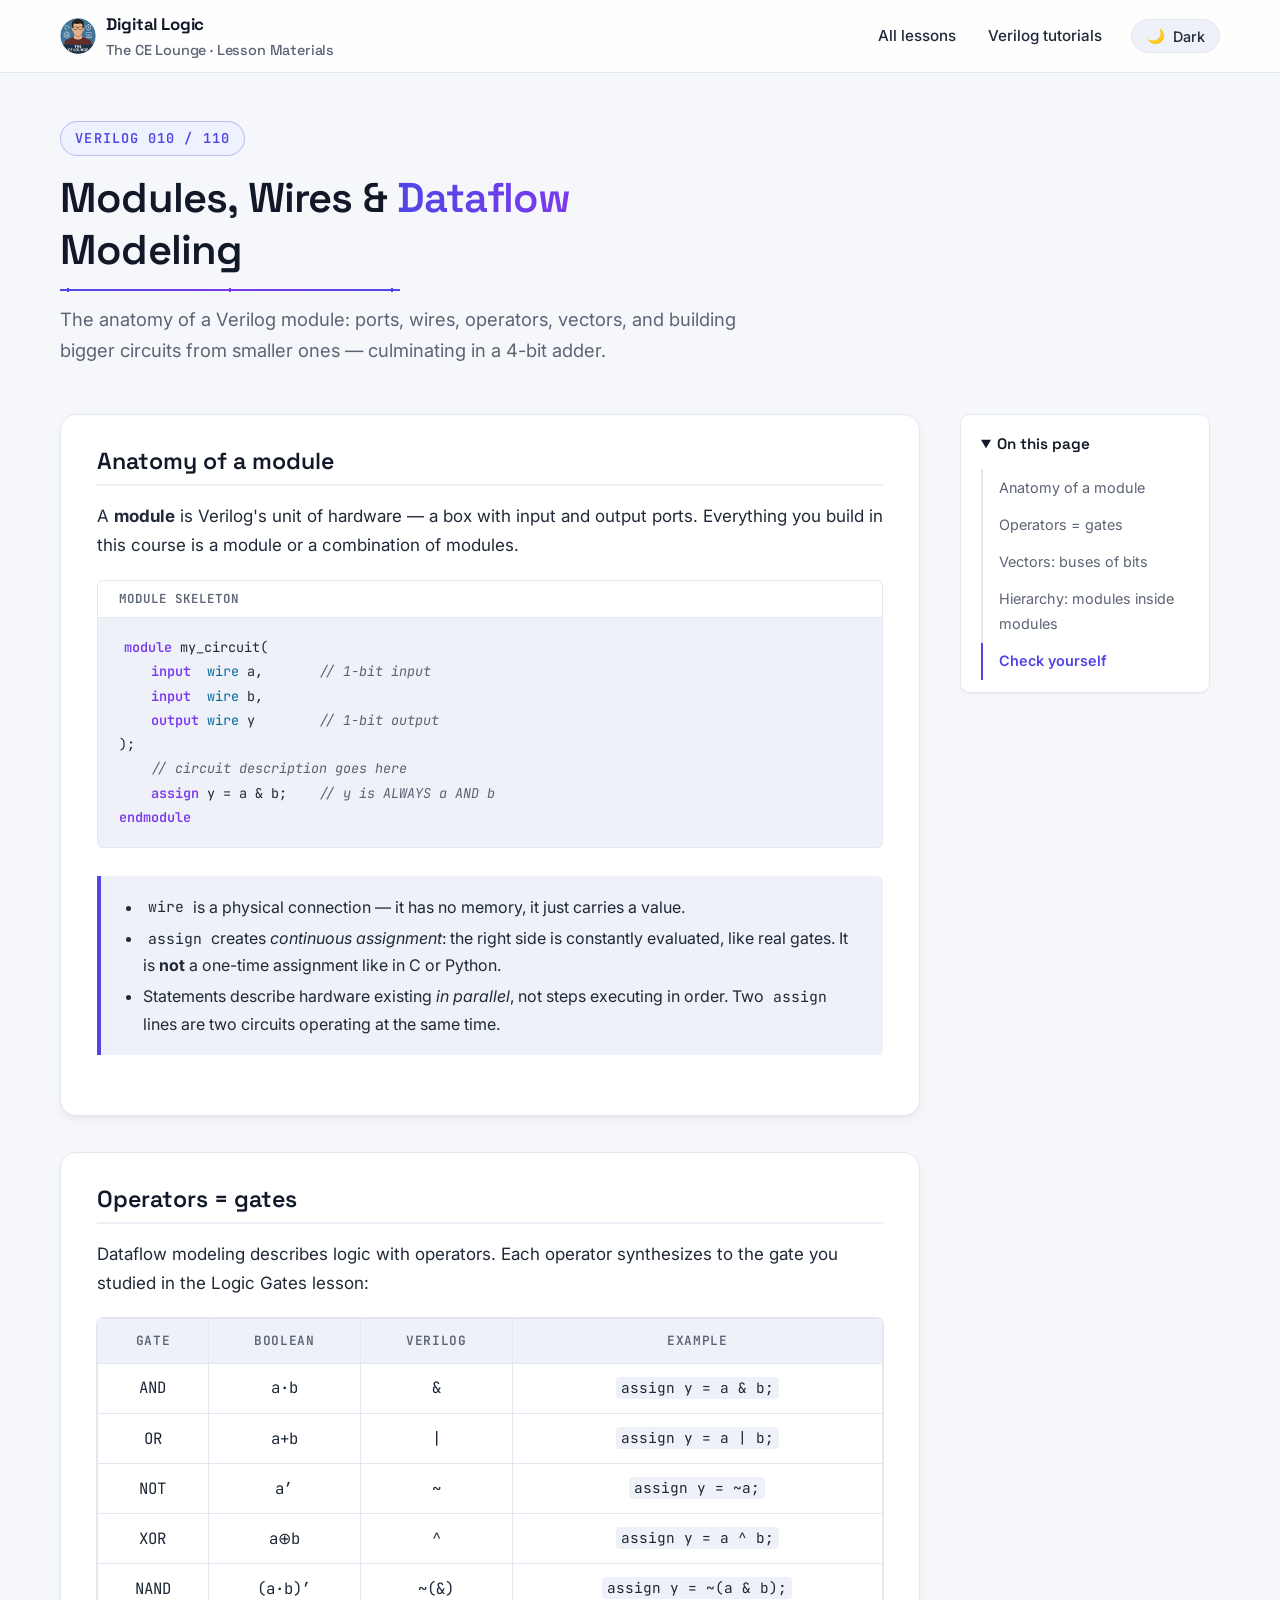
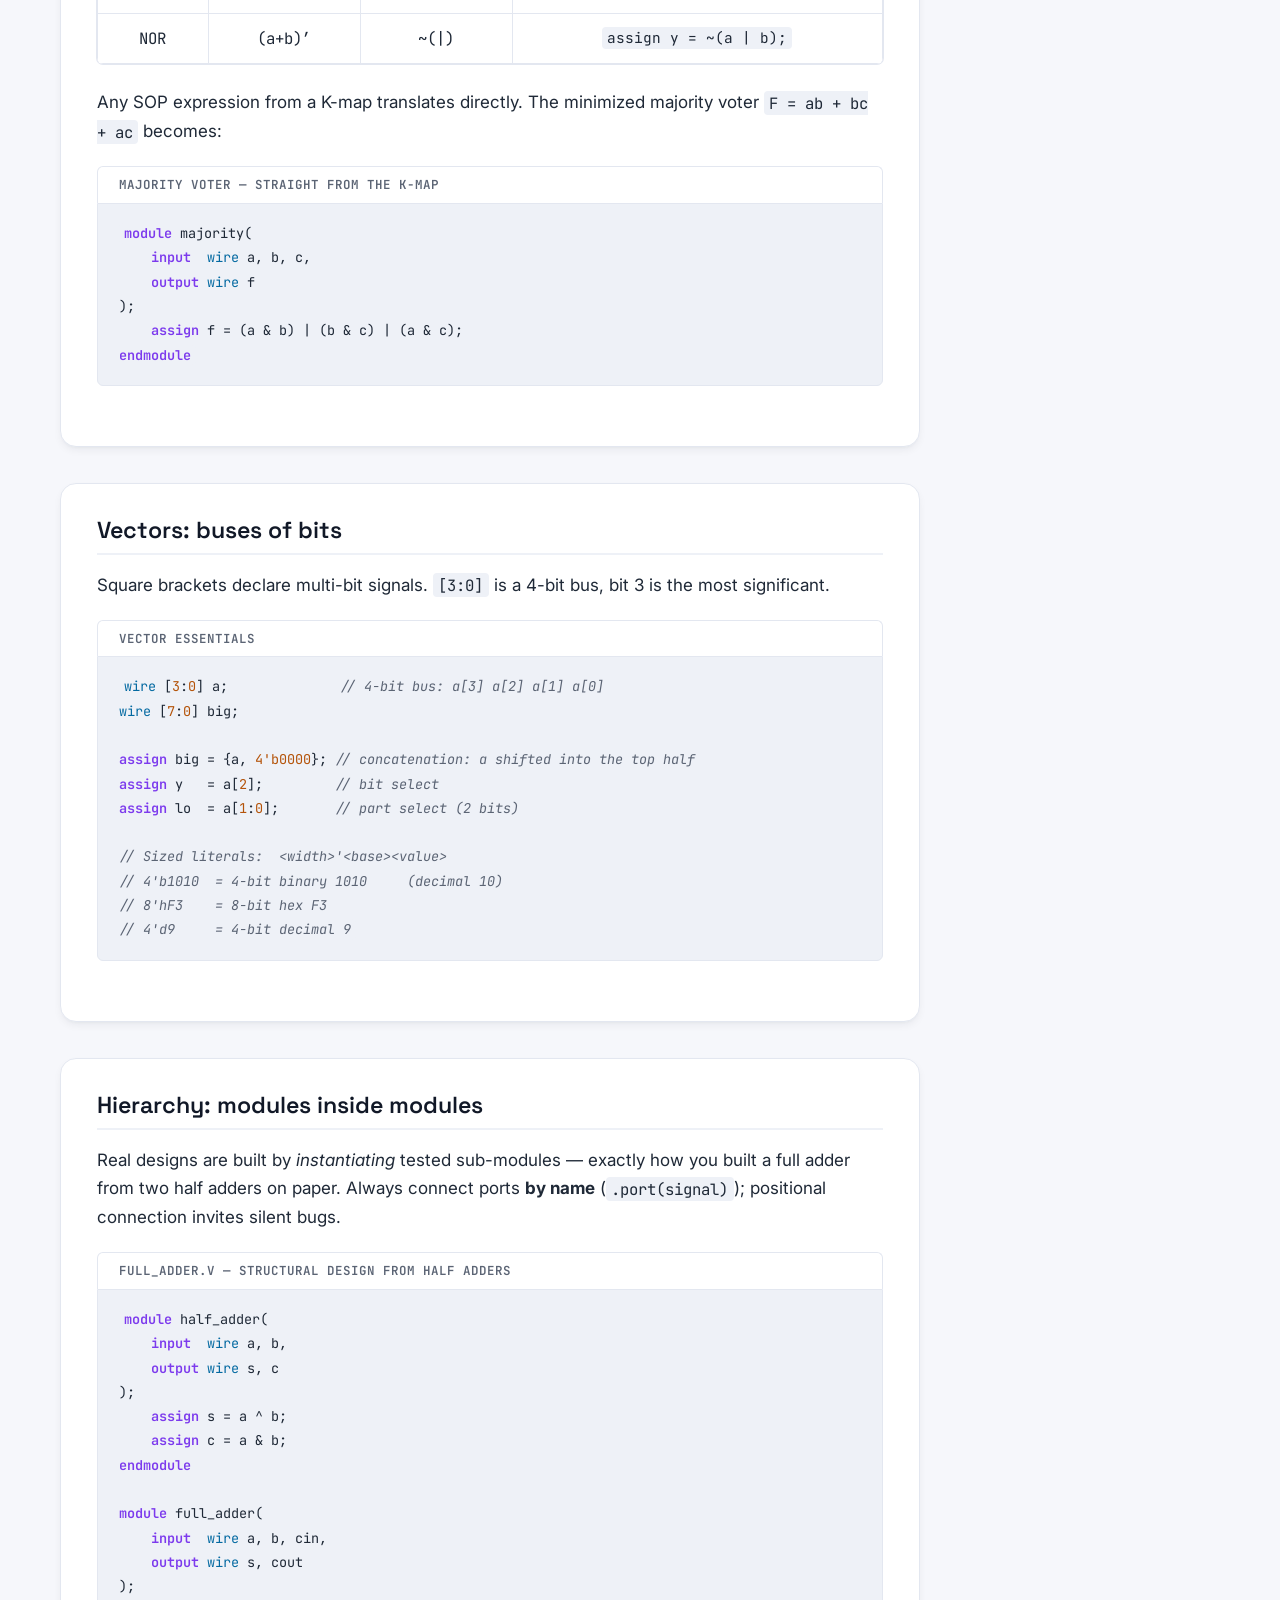
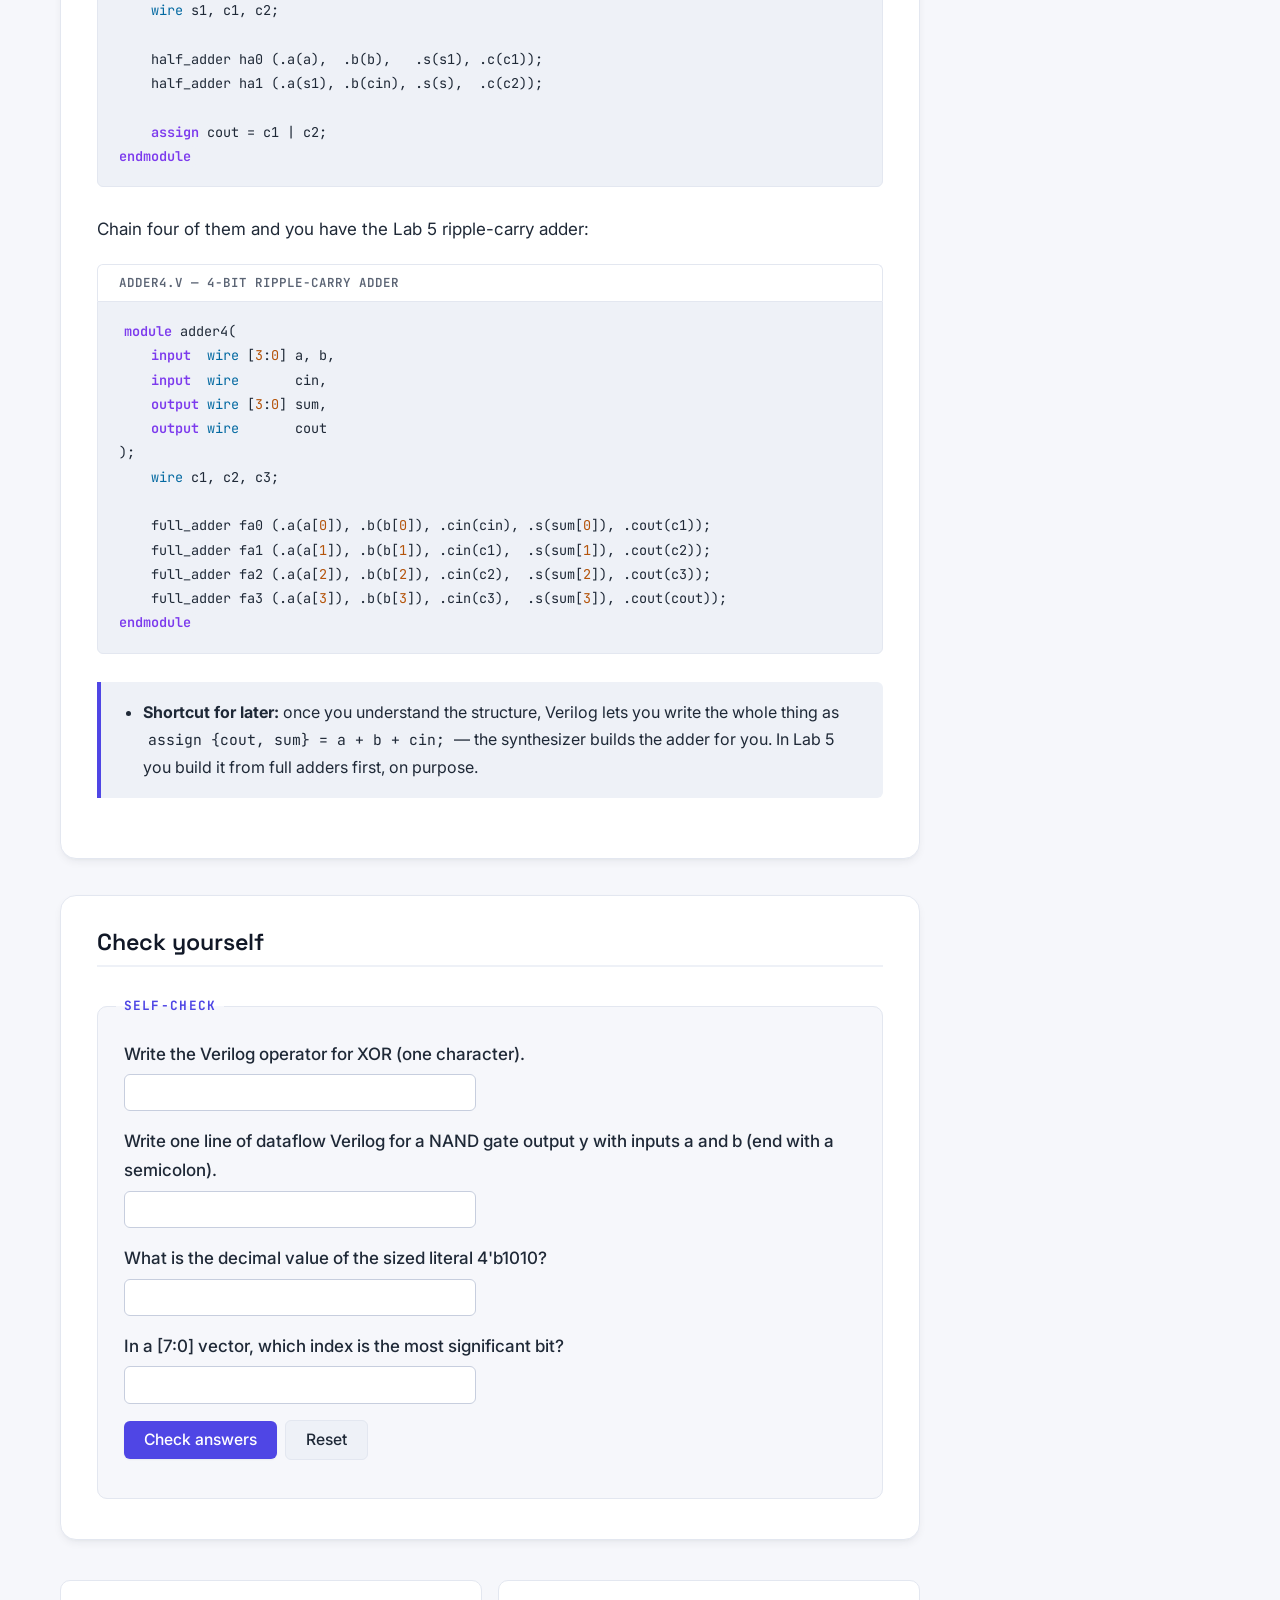
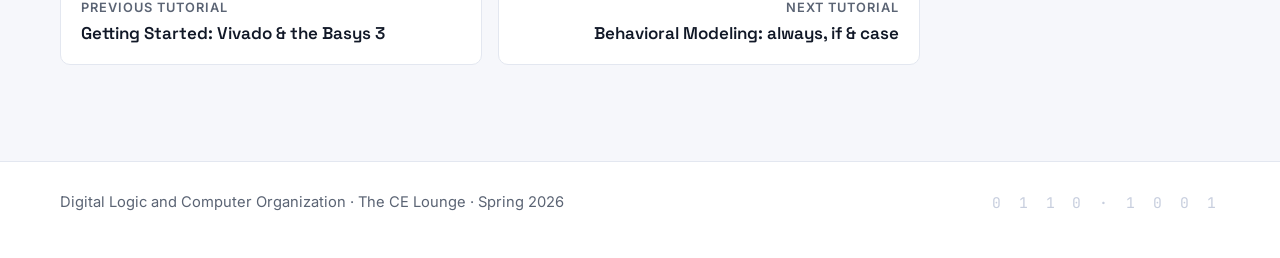
<file: verilog/02-modules-and-dataflow/index.html>
<!DOCTYPE html>
<html lang="en">
<head>
    <meta charset="UTF-8">
    <meta name="viewport" content="width=device-width, initial-scale=1.0">
    <title>Modules, Wires & Dataflow Modeling · Verilog Tutorials · Digital Logic and Computer Organization</title>
    <meta name="description" content="The anatomy of a Verilog module: ports, wires, operators, vectors, and building bigger circuits from smaller ones — culminating in a 4-bit adder.">
    <link rel="icon" type="image/png" href="../../assets/images/favicon-32.png" sizes="32x32">
    <link rel="icon" type="image/png" href="../../assets/images/favicon-16.png" sizes="16x16">
    <link rel="apple-touch-icon" href="../../assets/images/apple-touch-icon.png">
    <link rel="preconnect" href="https://fonts.googleapis.com">
    <link rel="preconnect" href="https://fonts.gstatic.com" crossorigin>
    <link href="https://fonts.googleapis.com/css2?family=Space+Grotesk:wght@500;600;700&family=Inter:wght@400;500;600;700&family=JetBrains+Mono:wght@400;500;700&display=swap" rel="stylesheet">
    <link rel="stylesheet" href="../../assets/css/site.css">
    <script src="../../assets/js/site.js" defer></script>
    <script src="../../assets/js/verilog-lessons.js" defer></script>
</head>
<body>
    <a class="skip-link" href="#main-content">Skip to main content</a>

    <header class="site-header">
        <div class="header-inner">
            <a class="brand" href="../../index.html">
                <img class="brand-mark" src="../../assets/images/logo-mark-64.png" alt="" width="36" height="36">
                <span>Digital Logic<span class="brand-course">The CE Lounge · Lesson Materials</span></span>
            </a>
            <nav class="site-nav" aria-label="Course">
                <ul>
                    <li><a href="../../index.html">All lessons</a></li>
                    <li><a href="../../verilog/index.html">Verilog tutorials</a></li>
                </ul>
            </nav>
            <button type="button" class="theme-toggle" aria-pressed="false" aria-label="Switch to dark theme">🌙<span class="theme-label">Dark</span></button>
        </div>
    </header>

    <div class="hero">
        <p class="eyebrow"><span aria-hidden="true">Verilog 010 / 110</span><span class="sr-only">Verilog tutorial 2 of 6</span></p>
        <h1>Modules, Wires &amp; <span class="accent">Dataflow</span> Modeling</h1>
        <hr class="trace-rule" aria-hidden="true">
        <p class="lede">The anatomy of a Verilog module: ports, wires, operators, vectors, and building bigger circuits from smaller ones — culminating in a 4-bit adder.</p>
    </div>

    <div class="page-grid">
        <main id="main-content" class="content">

<section class="section">
    <h2>Anatomy of a module</h2>
    <p>A <strong>module</strong> is Verilog's unit of hardware — a box with input and output ports. Everything you build in this course is a module or a combination of modules.</p>
    <div class="code-block"><span class="code-caption">Module skeleton</span><pre><code class="language-verilog">module my_circuit(
    input  wire a,       // 1-bit input
    input  wire b,
    output wire y        // 1-bit output
);
    // circuit description goes here
    assign y = a &amp; b;    // y is ALWAYS a AND b
endmodule</code></pre></div>
    <div class="instructions"><ul>
        <li><code>wire</code> is a physical connection — it has no memory, it just carries a value.</li>
        <li><code>assign</code> creates <em>continuous assignment</em>: the right side is constantly evaluated, like real gates. It is <strong>not</strong> a one-time assignment like in C or Python.</li>
        <li>Statements describe hardware existing <em>in parallel</em>, not steps executing in order. Two <code>assign</code> lines are two circuits operating at the same time.</li>
    </ul></div>
</section>

<section class="section">
    <h2>Operators = gates</h2>
    <p>Dataflow modeling describes logic with operators. Each operator synthesizes to the gate you studied in the Logic Gates lesson:</p>
    <div class="table-responsive"><table class="calc-table">
        <thead><tr><th>Gate</th><th>Boolean</th><th>Verilog</th><th>Example</th></tr></thead>
        <tbody>
            <tr><td>AND</td><td>a·b</td><td>&amp;</td><td><code>assign y = a &amp; b;</code></td></tr>
            <tr><td>OR</td><td>a+b</td><td>|</td><td><code>assign y = a | b;</code></td></tr>
            <tr><td>NOT</td><td>a′</td><td>~</td><td><code>assign y = ~a;</code></td></tr>
            <tr><td>XOR</td><td>a⊕b</td><td>^</td><td><code>assign y = a ^ b;</code></td></tr>
            <tr><td>NAND</td><td>(a·b)′</td><td>~(&amp;)</td><td><code>assign y = ~(a &amp; b);</code></td></tr>
            <tr><td>NOR</td><td>(a+b)′</td><td>~(|)</td><td><code>assign y = ~(a | b);</code></td></tr>
        </tbody>
    </table></div>
    <p>Any SOP expression from a K-map translates directly. The minimized majority voter <code>F = ab + bc + ac</code> becomes:</p>
    <div class="code-block"><span class="code-caption">Majority voter — straight from the K-map</span><pre><code class="language-verilog">module majority(
    input  wire a, b, c,
    output wire f
);
    assign f = (a &amp; b) | (b &amp; c) | (a &amp; c);
endmodule</code></pre></div>
</section>

<section class="section">
    <h2>Vectors: buses of bits</h2>
    <p>Square brackets declare multi-bit signals. <code>[3:0]</code> is a 4-bit bus, bit 3 is the most significant.</p>
    <div class="code-block"><span class="code-caption">Vector essentials</span><pre><code class="language-verilog">wire [3:0] a;              // 4-bit bus: a[3] a[2] a[1] a[0]
wire [7:0] big;

assign big = {a, 4&#x27;b0000}; // concatenation: a shifted into the top half
assign y   = a[2];         // bit select
assign lo  = a[1:0];       // part select (2 bits)

// Sized literals:  &lt;width&gt;&#x27;&lt;base&gt;&lt;value&gt;
// 4&#x27;b1010  = 4-bit binary 1010     (decimal 10)
// 8&#x27;hF3    = 8-bit hex F3
// 4&#x27;d9     = 4-bit decimal 9</code></pre></div>
</section>

<section class="section">
    <h2>Hierarchy: modules inside modules</h2>
    <p>Real designs are built by <em>instantiating</em> tested sub-modules — exactly how you built a full adder from two half adders on paper. Always connect ports <strong>by name</strong> (<code>.port(signal)</code>); positional connection invites silent bugs.</p>
    <div class="code-block"><span class="code-caption">full_adder.v — structural design from half adders</span><pre><code class="language-verilog">module half_adder(
    input  wire a, b,
    output wire s, c
);
    assign s = a ^ b;
    assign c = a &amp; b;
endmodule

module full_adder(
    input  wire a, b, cin,
    output wire s, cout
);
    wire s1, c1, c2;

    half_adder ha0 (.a(a),  .b(b),   .s(s1), .c(c1));
    half_adder ha1 (.a(s1), .b(cin), .s(s),  .c(c2));

    assign cout = c1 | c2;
endmodule</code></pre></div>
    <p>Chain four of them and you have the Lab 5 ripple-carry adder:</p>
    <div class="code-block"><span class="code-caption">adder4.v — 4-bit ripple-carry adder</span><pre><code class="language-verilog">module adder4(
    input  wire [3:0] a, b,
    input  wire       cin,
    output wire [3:0] sum,
    output wire       cout
);
    wire c1, c2, c3;

    full_adder fa0 (.a(a[0]), .b(b[0]), .cin(cin), .s(sum[0]), .cout(c1));
    full_adder fa1 (.a(a[1]), .b(b[1]), .cin(c1),  .s(sum[1]), .cout(c2));
    full_adder fa2 (.a(a[2]), .b(b[2]), .cin(c2),  .s(sum[2]), .cout(c3));
    full_adder fa3 (.a(a[3]), .b(b[3]), .cin(c3),  .s(sum[3]), .cout(cout));
endmodule</code></pre></div>
    <div class="instructions"><ul><li><strong>Shortcut for later:</strong> once you understand the structure, Verilog lets you write the whole thing as <code>assign {cout, sum} = a + b + cin;</code> — the synthesizer builds the adder for you. In Lab 5 you build it from full adders first, on purpose.</li></ul></div>
</section>

<section class="section">
    <h2>Check yourself</h2>
    <fieldset class="quiz"><legend>Self-check</legend><div class="quiz-item"><label for="self-check-q1">Write the Verilog operator for XOR (one character).</label><input type="text" id="self-check-q1" data-answer="^" autocomplete="off" autocapitalize="off" spellcheck="false"></div><div class="quiz-item"><label for="self-check-q2">Write one line of dataflow Verilog for a NAND gate output y with inputs a and b (end with a semicolon).</label><input type="text" id="self-check-q2" data-answer="assign y = ~(a &amp; b);|assign y = ~(a&amp;b);|assign y=~(a&amp;b);|assign y = ~(b &amp; a);" autocomplete="off" autocapitalize="off" spellcheck="false"></div><div class="quiz-item"><label for="self-check-q3">What is the decimal value of the sized literal 4&#39;b1010?</label><input type="text" id="self-check-q3" data-answer="10" autocomplete="off" autocapitalize="off" spellcheck="false"></div><div class="quiz-item"><label for="self-check-q4">In a [7:0] vector, which index is the most significant bit?</label><input type="text" id="self-check-q4" data-answer="7|bit 7|[7]" autocomplete="off" autocapitalize="off" spellcheck="false"></div><button type="button" class="check-steps-btn">Check answers</button><button type="button" class="hide-steps-btn">Reset</button><span class="feedback"></span></fieldset>
</section>

<nav class="pager" aria-label="Tutorial navigation"><a class="pager-prev" href="../01-vivado-basys3/index.html"><span class="pager-label">Previous tutorial</span><span class="pager-title">Getting Started: Vivado &amp; the Basys 3</span></a><a class="pager-next" href="../03-behavioral-modeling/index.html"><span class="pager-label">Next tutorial</span><span class="pager-title">Behavioral Modeling: always, if &amp; case</span></a></nav>
        </main>
        <aside class="toc" data-toc></aside>
    </div>

    <footer class="site-footer">
        <div class="footer-inner">
            <p>Digital Logic and Computer Organization · The CE Lounge · Spring 2026</p>
            <p class="bits" aria-hidden="true">0 1 1 0 · 1 0 0 1</p>
        </div>
    </footer>
</body>
</html>
</file>
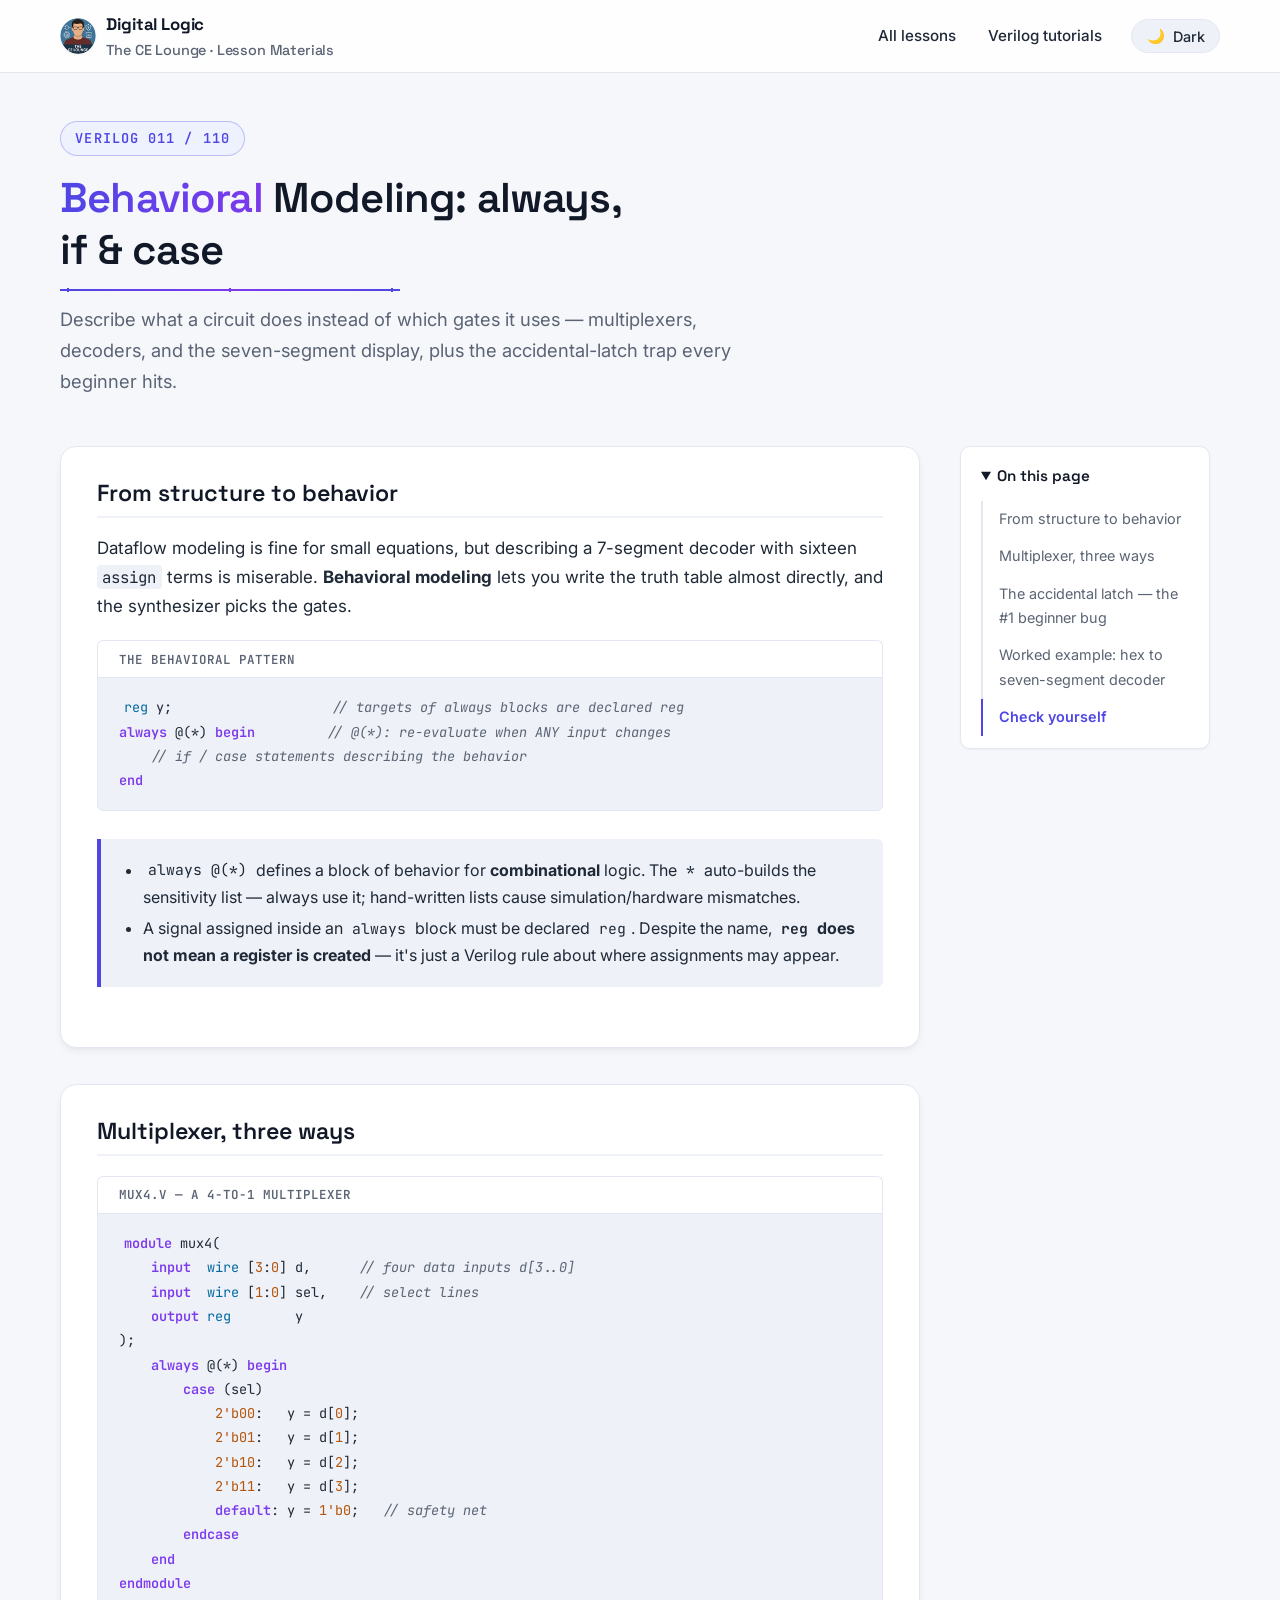
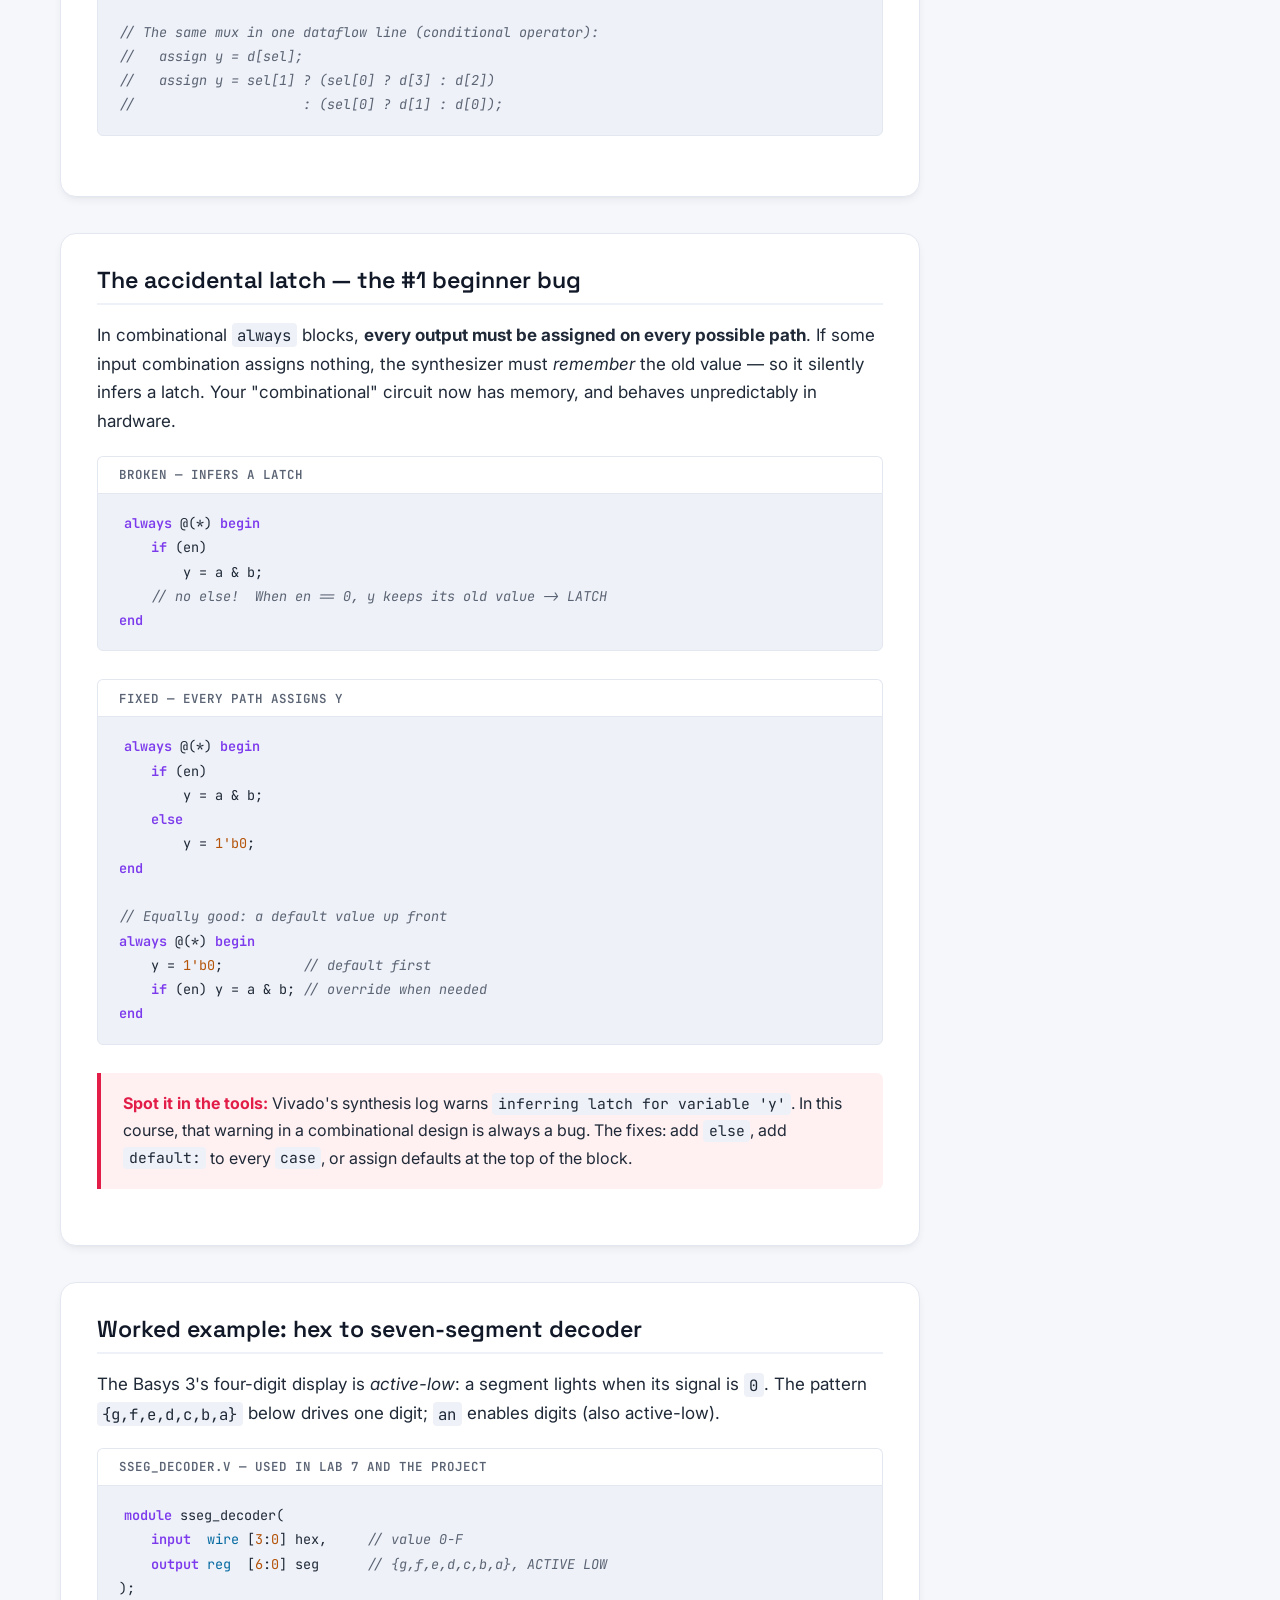
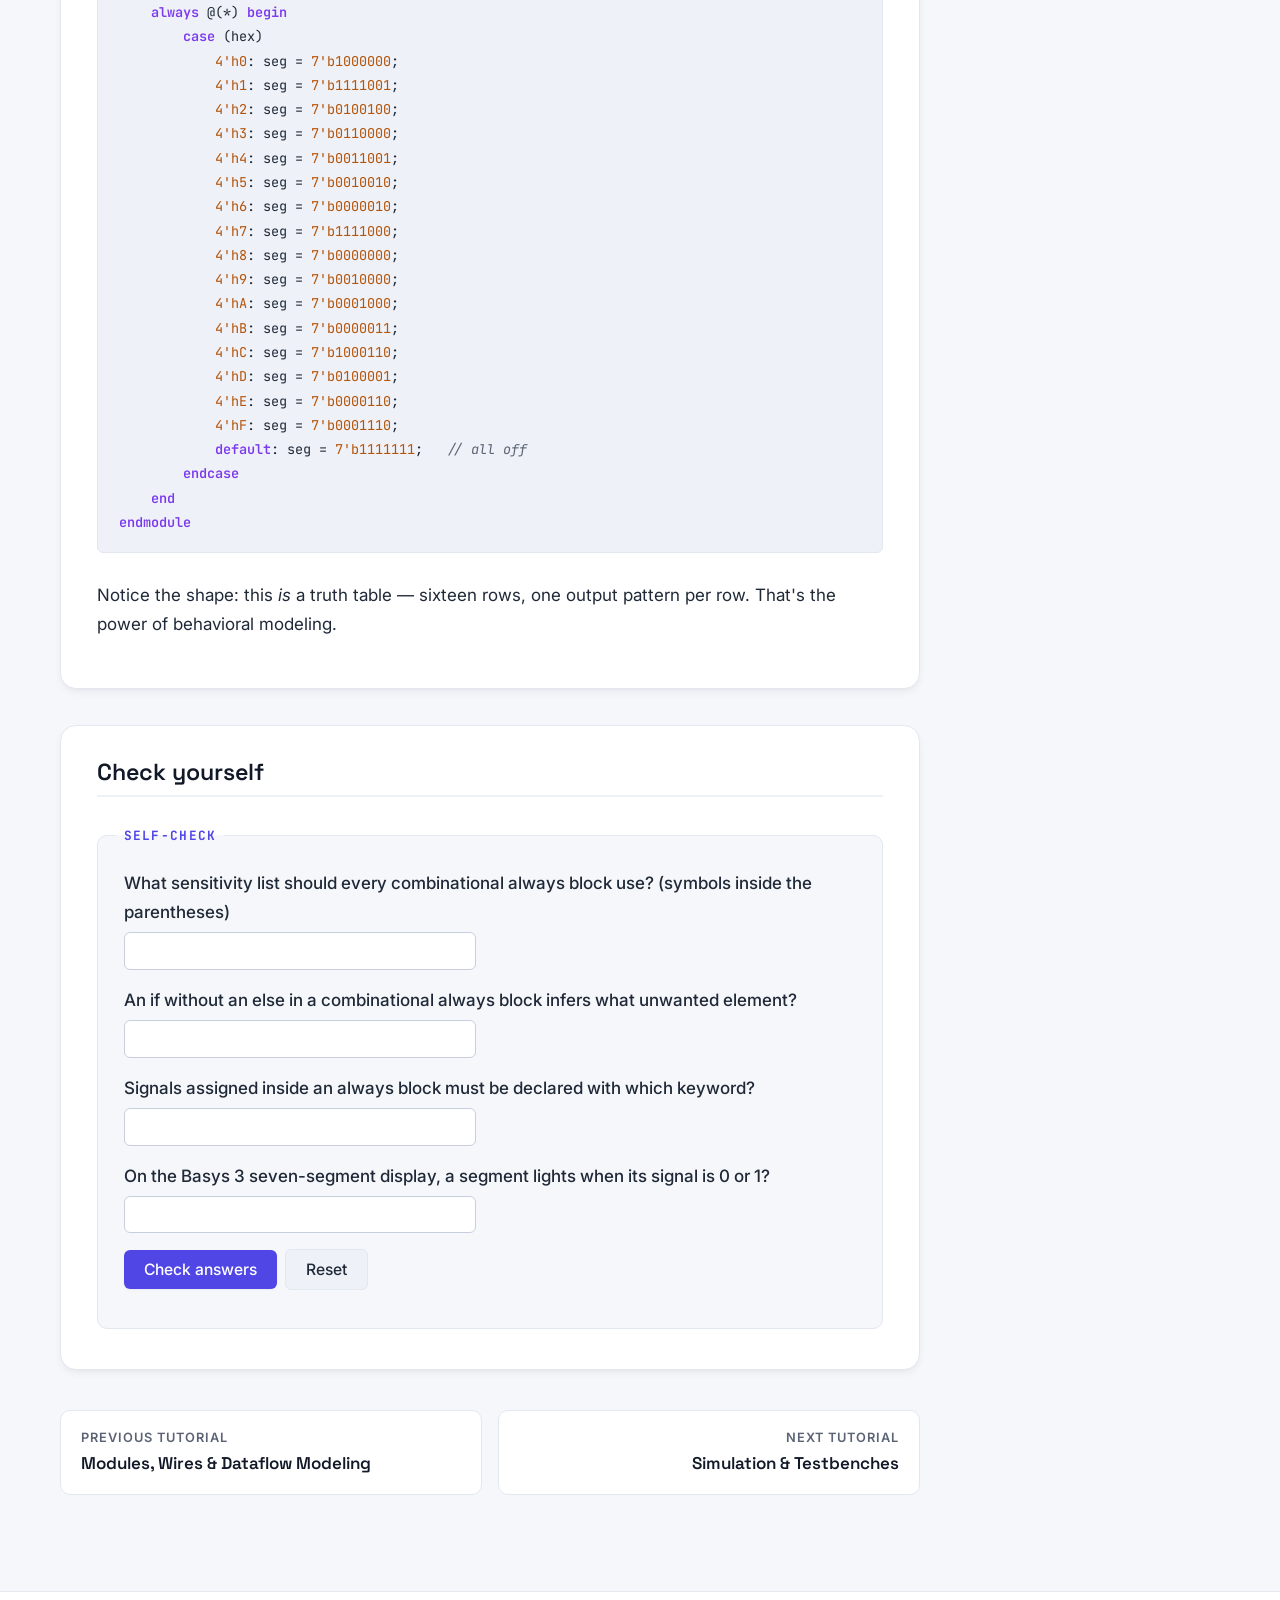
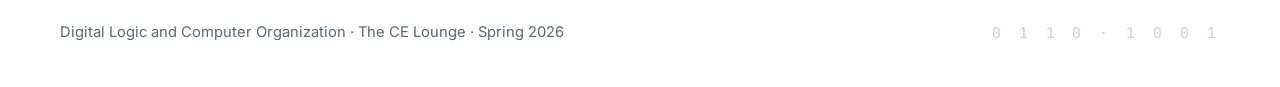
<file: verilog/03-behavioral-modeling/index.html>
<!DOCTYPE html>
<html lang="en">
<head>
    <meta charset="UTF-8">
    <meta name="viewport" content="width=device-width, initial-scale=1.0">
    <title>Behavioral Modeling: always, if & case · Verilog Tutorials · Digital Logic and Computer Organization</title>
    <meta name="description" content="Describe what a circuit does instead of which gates it uses — multiplexers, decoders, and the seven-segment display, plus the accidental-latch trap every beginner hits.">
    <link rel="icon" type="image/png" href="../../assets/images/favicon-32.png" sizes="32x32">
    <link rel="icon" type="image/png" href="../../assets/images/favicon-16.png" sizes="16x16">
    <link rel="apple-touch-icon" href="../../assets/images/apple-touch-icon.png">
    <link rel="preconnect" href="https://fonts.googleapis.com">
    <link rel="preconnect" href="https://fonts.gstatic.com" crossorigin>
    <link href="https://fonts.googleapis.com/css2?family=Space+Grotesk:wght@500;600;700&family=Inter:wght@400;500;600;700&family=JetBrains+Mono:wght@400;500;700&display=swap" rel="stylesheet">
    <link rel="stylesheet" href="../../assets/css/site.css">
    <script src="../../assets/js/site.js" defer></script>
    <script src="../../assets/js/verilog-lessons.js" defer></script>
</head>
<body>
    <a class="skip-link" href="#main-content">Skip to main content</a>

    <header class="site-header">
        <div class="header-inner">
            <a class="brand" href="../../index.html">
                <img class="brand-mark" src="../../assets/images/logo-mark-64.png" alt="" width="36" height="36">
                <span>Digital Logic<span class="brand-course">The CE Lounge · Lesson Materials</span></span>
            </a>
            <nav class="site-nav" aria-label="Course">
                <ul>
                    <li><a href="../../index.html">All lessons</a></li>
                    <li><a href="../../verilog/index.html">Verilog tutorials</a></li>
                </ul>
            </nav>
            <button type="button" class="theme-toggle" aria-pressed="false" aria-label="Switch to dark theme">🌙<span class="theme-label">Dark</span></button>
        </div>
    </header>

    <div class="hero">
        <p class="eyebrow"><span aria-hidden="true">Verilog 011 / 110</span><span class="sr-only">Verilog tutorial 3 of 6</span></p>
        <h1><span class="accent">Behavioral</span> Modeling: always, if &amp; case</h1>
        <hr class="trace-rule" aria-hidden="true">
        <p class="lede">Describe what a circuit does instead of which gates it uses — multiplexers, decoders, and the seven-segment display, plus the accidental-latch trap every beginner hits.</p>
    </div>

    <div class="page-grid">
        <main id="main-content" class="content">

<section class="section">
    <h2>From structure to behavior</h2>
    <p>Dataflow modeling is fine for small equations, but describing a 7-segment decoder with sixteen <code>assign</code> terms is miserable. <strong>Behavioral modeling</strong> lets you write the truth table almost directly, and the synthesizer picks the gates.</p>
    <div class="code-block"><span class="code-caption">The behavioral pattern</span><pre><code class="language-verilog">reg y;                    // targets of always blocks are declared reg
always @(*) begin         // @(*): re-evaluate when ANY input changes
    // if / case statements describing the behavior
end</code></pre></div>
    <div class="instructions"><ul>
        <li><code>always @(*)</code> defines a block of behavior for <strong>combinational</strong> logic. The <code>*</code> auto-builds the sensitivity list — always use it; hand-written lists cause simulation/hardware mismatches.</li>
        <li>A signal assigned inside an <code>always</code> block must be declared <code>reg</code>. Despite the name, <strong><code>reg</code> does not mean a register is created</strong> — it's just a Verilog rule about where assignments may appear.</li>
    </ul></div>
</section>

<section class="section">
    <h2>Multiplexer, three ways</h2>
    <div class="code-block"><span class="code-caption">mux4.v — a 4-to-1 multiplexer</span><pre><code class="language-verilog">module mux4(
    input  wire [3:0] d,      // four data inputs d[3..0]
    input  wire [1:0] sel,    // select lines
    output reg        y
);
    always @(*) begin
        case (sel)
            2&#x27;b00:   y = d[0];
            2&#x27;b01:   y = d[1];
            2&#x27;b10:   y = d[2];
            2&#x27;b11:   y = d[3];
            default: y = 1&#x27;b0;   // safety net
        endcase
    end
endmodule

// The same mux in one dataflow line (conditional operator):
//   assign y = d[sel];
//   assign y = sel[1] ? (sel[0] ? d[3] : d[2])
//                     : (sel[0] ? d[1] : d[0]);</code></pre></div>
</section>

<section class="section">
    <h2>The accidental latch — the #1 beginner bug</h2>
    <p>In combinational <code>always</code> blocks, <strong>every output must be assigned on every possible path</strong>. If some input combination assigns nothing, the synthesizer must <em>remember</em> the old value — so it silently infers a latch. Your "combinational" circuit now has memory, and behaves unpredictably in hardware.</p>
    <div class="code-block"><span class="code-caption">BROKEN — infers a latch</span><pre><code class="language-verilog">always @(*) begin
    if (en)
        y = a &amp; b;
    // no else!  When en == 0, y keeps its old value -&gt; LATCH
end</code></pre></div>
    <div class="code-block"><span class="code-caption">FIXED — every path assigns y</span><pre><code class="language-verilog">always @(*) begin
    if (en)
        y = a &amp; b;
    else
        y = 1&#x27;b0;
end

// Equally good: a default value up front
always @(*) begin
    y = 1&#x27;b0;          // default first
    if (en) y = a &amp; b; // override when needed
end</code></pre></div>
    <div class="callout-warning"><strong>Spot it in the tools:</strong> Vivado's synthesis log warns <code>inferring latch for variable 'y'</code>. In this course, that warning in a combinational design is always a bug. The fixes: add <code>else</code>, add <code>default:</code> to every <code>case</code>, or assign defaults at the top of the block.</div>
</section>

<section class="section">
    <h2>Worked example: hex to seven-segment decoder</h2>
    <p>The Basys 3's four-digit display is <em>active-low</em>: a segment lights when its signal is <code>0</code>. The pattern <code>{g,f,e,d,c,b,a}</code> below drives one digit; <code>an</code> enables digits (also active-low).</p>
    <div class="code-block"><span class="code-caption">sseg_decoder.v — used in Lab 7 and the project</span><pre><code class="language-verilog">module sseg_decoder(
    input  wire [3:0] hex,     // value 0-F
    output reg  [6:0] seg      // {g,f,e,d,c,b,a}, ACTIVE LOW
);
    always @(*) begin
        case (hex)
            4&#x27;h0: seg = 7&#x27;b1000000;
            4&#x27;h1: seg = 7&#x27;b1111001;
            4&#x27;h2: seg = 7&#x27;b0100100;
            4&#x27;h3: seg = 7&#x27;b0110000;
            4&#x27;h4: seg = 7&#x27;b0011001;
            4&#x27;h5: seg = 7&#x27;b0010010;
            4&#x27;h6: seg = 7&#x27;b0000010;
            4&#x27;h7: seg = 7&#x27;b1111000;
            4&#x27;h8: seg = 7&#x27;b0000000;
            4&#x27;h9: seg = 7&#x27;b0010000;
            4&#x27;hA: seg = 7&#x27;b0001000;
            4&#x27;hB: seg = 7&#x27;b0000011;
            4&#x27;hC: seg = 7&#x27;b1000110;
            4&#x27;hD: seg = 7&#x27;b0100001;
            4&#x27;hE: seg = 7&#x27;b0000110;
            4&#x27;hF: seg = 7&#x27;b0001110;
            default: seg = 7&#x27;b1111111;   // all off
        endcase
    end
endmodule</code></pre></div>
    <p>Notice the shape: this <em>is</em> a truth table — sixteen rows, one output pattern per row. That's the power of behavioral modeling.</p>
</section>

<section class="section">
    <h2>Check yourself</h2>
    <fieldset class="quiz"><legend>Self-check</legend><div class="quiz-item"><label for="self-check-q1">What sensitivity list should every combinational always block use? (symbols inside the parentheses)</label><input type="text" id="self-check-q1" data-answer="*|@(*)|(*)" autocomplete="off" autocapitalize="off" spellcheck="false"></div><div class="quiz-item"><label for="self-check-q2">An if without an else in a combinational always block infers what unwanted element?</label><input type="text" id="self-check-q2" data-answer="latch|a latch" autocomplete="off" autocapitalize="off" spellcheck="false"></div><div class="quiz-item"><label for="self-check-q3">Signals assigned inside an always block must be declared with which keyword?</label><input type="text" id="self-check-q3" data-answer="reg" autocomplete="off" autocapitalize="off" spellcheck="false"></div><div class="quiz-item"><label for="self-check-q4">On the Basys 3 seven-segment display, a segment lights when its signal is 0 or 1?</label><input type="text" id="self-check-q4" data-answer="0|zero|low" autocomplete="off" autocapitalize="off" spellcheck="false"></div><button type="button" class="check-steps-btn">Check answers</button><button type="button" class="hide-steps-btn">Reset</button><span class="feedback"></span></fieldset>
</section>

<nav class="pager" aria-label="Tutorial navigation"><a class="pager-prev" href="../02-modules-and-dataflow/index.html"><span class="pager-label">Previous tutorial</span><span class="pager-title">Modules, Wires &amp; Dataflow Modeling</span></a><a class="pager-next" href="../04-testbenches/index.html"><span class="pager-label">Next tutorial</span><span class="pager-title">Simulation &amp; Testbenches</span></a></nav>
        </main>
        <aside class="toc" data-toc></aside>
    </div>

    <footer class="site-footer">
        <div class="footer-inner">
            <p>Digital Logic and Computer Organization · The CE Lounge · Spring 2026</p>
            <p class="bits" aria-hidden="true">0 1 1 0 · 1 0 0 1</p>
        </div>
    </footer>
</body>
</html>
</file>
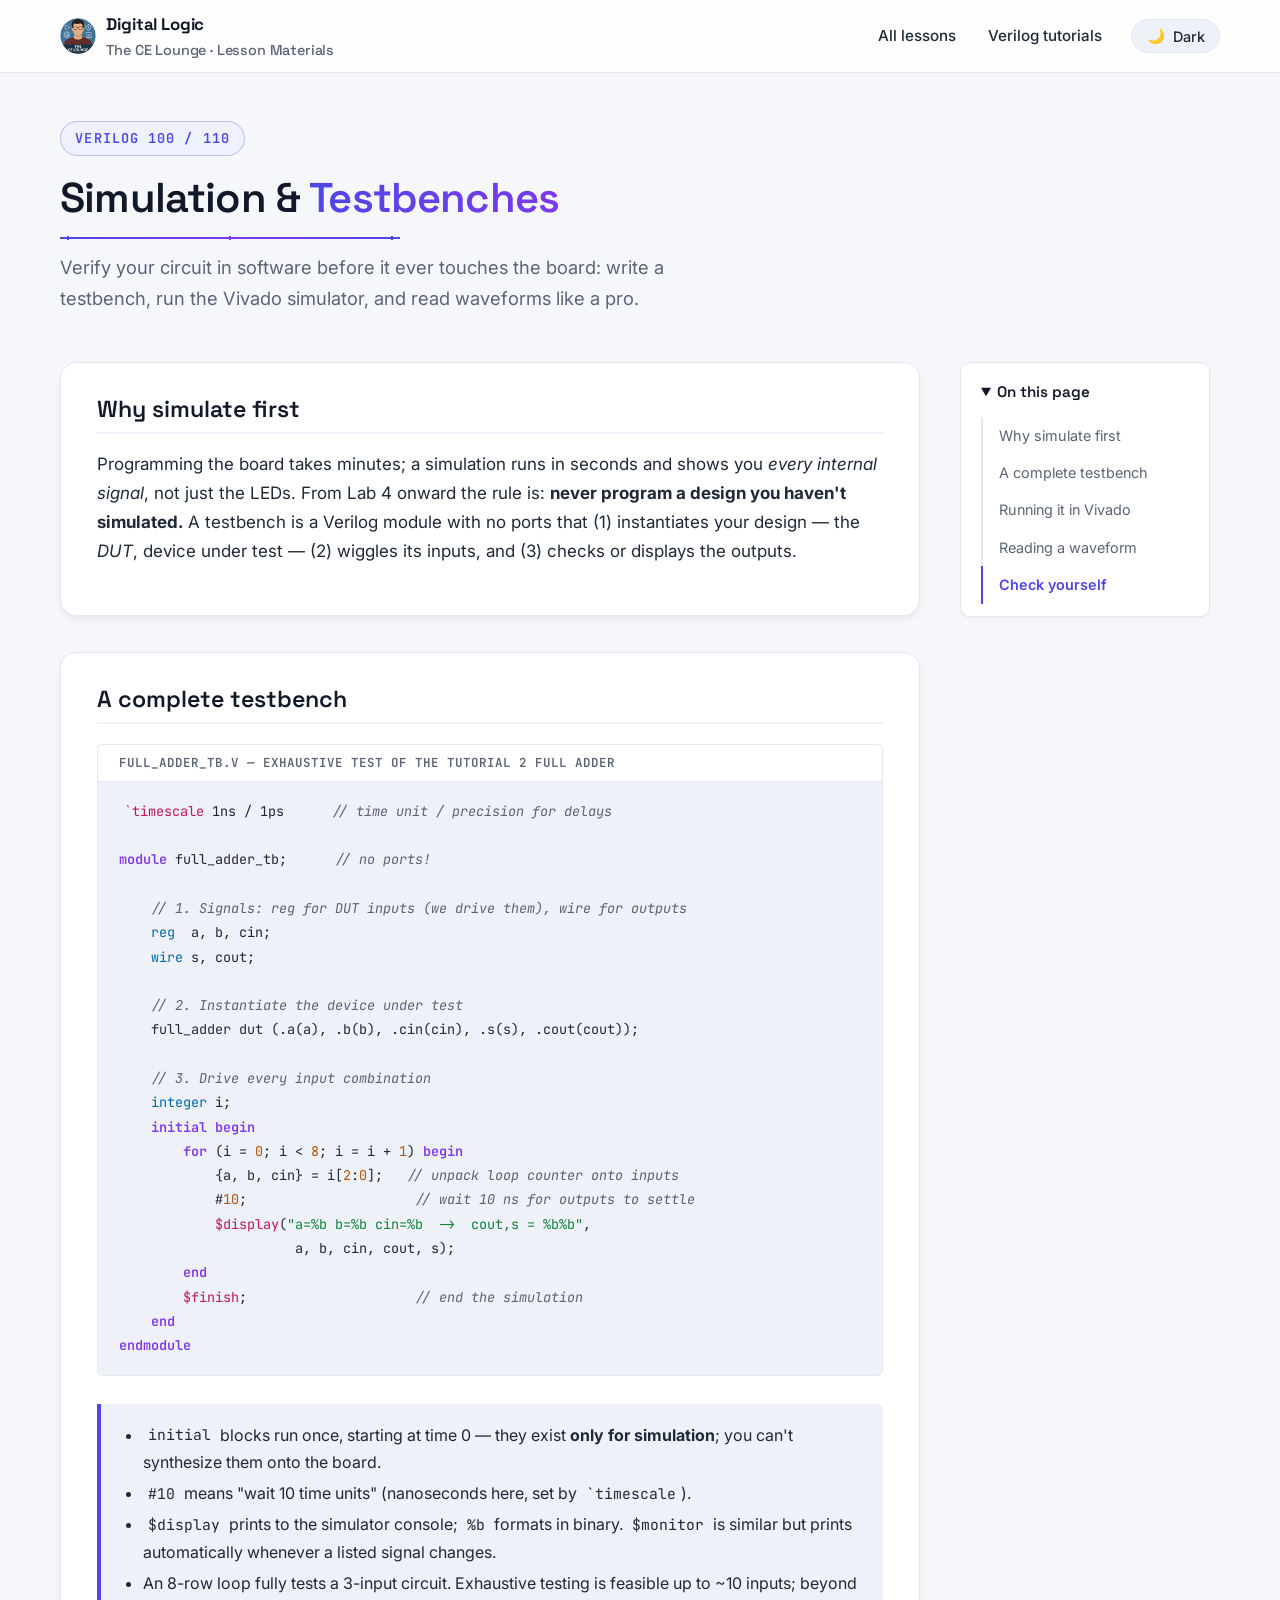
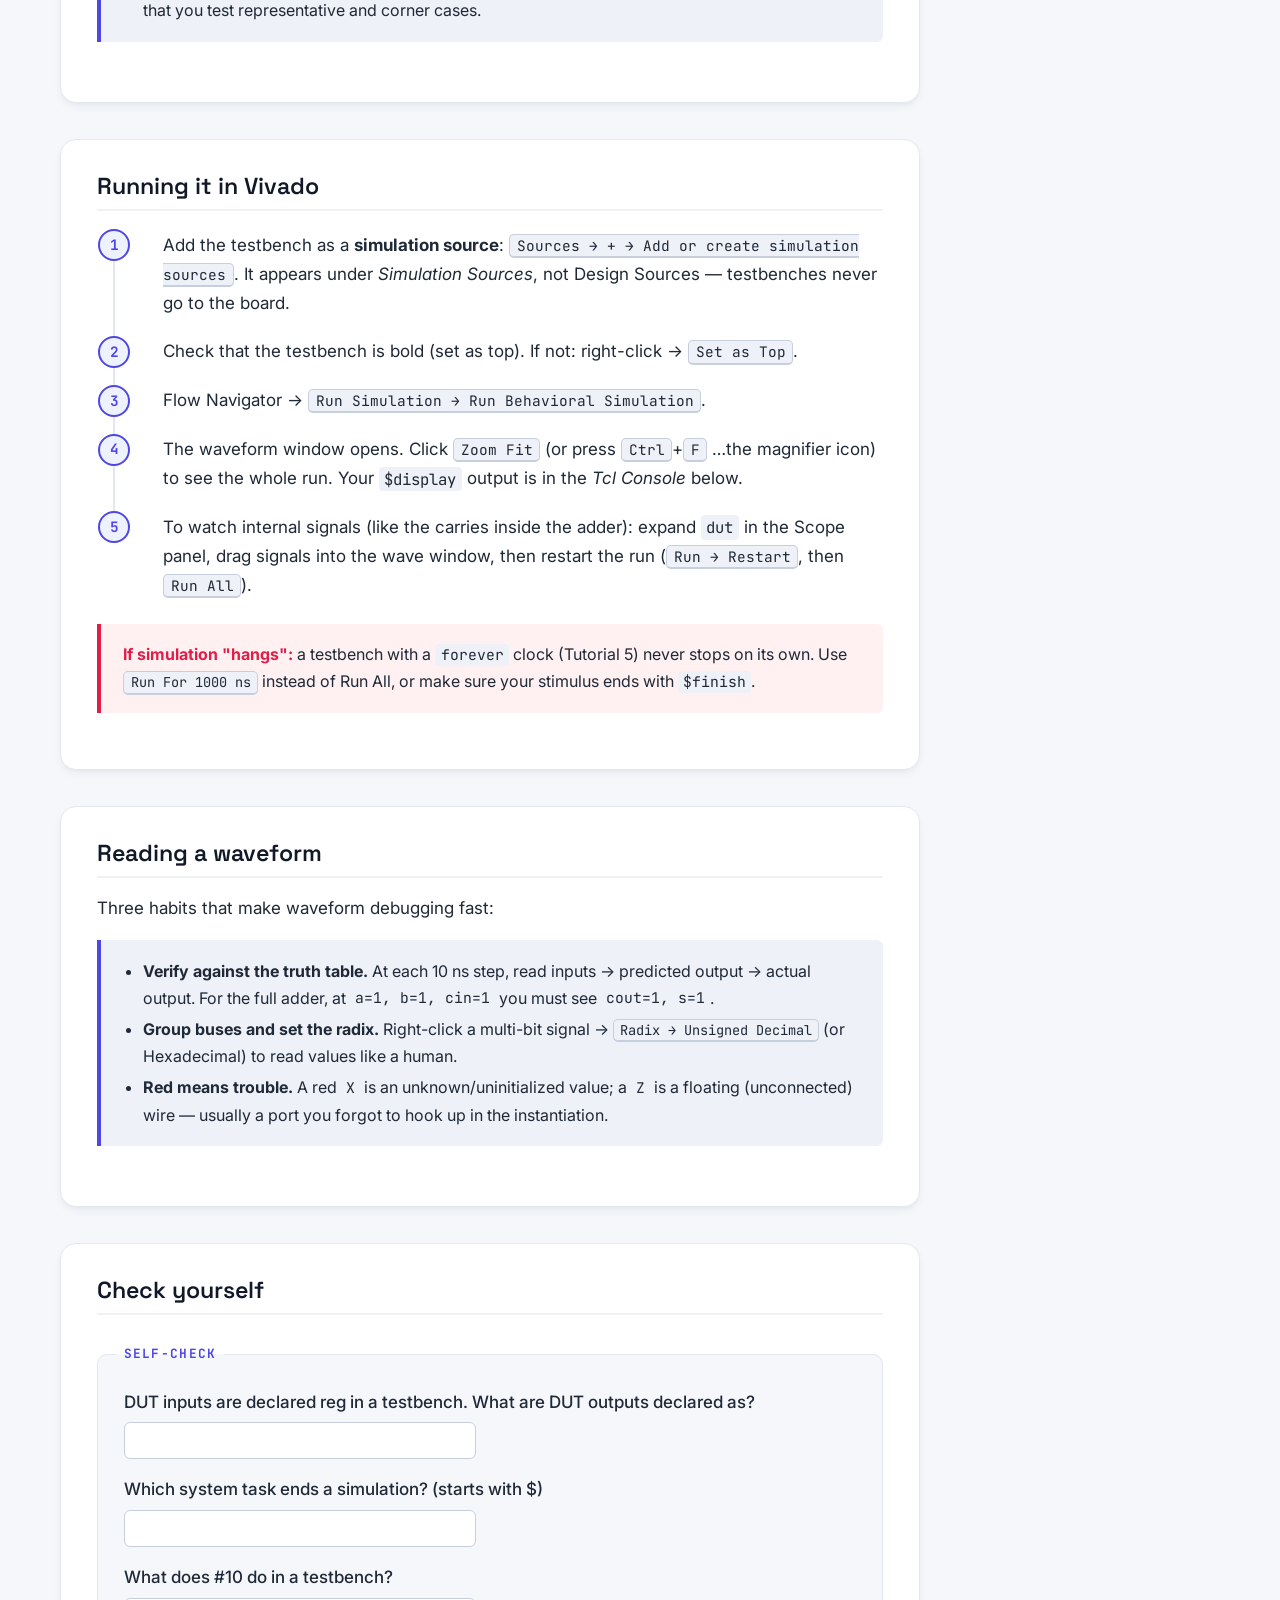
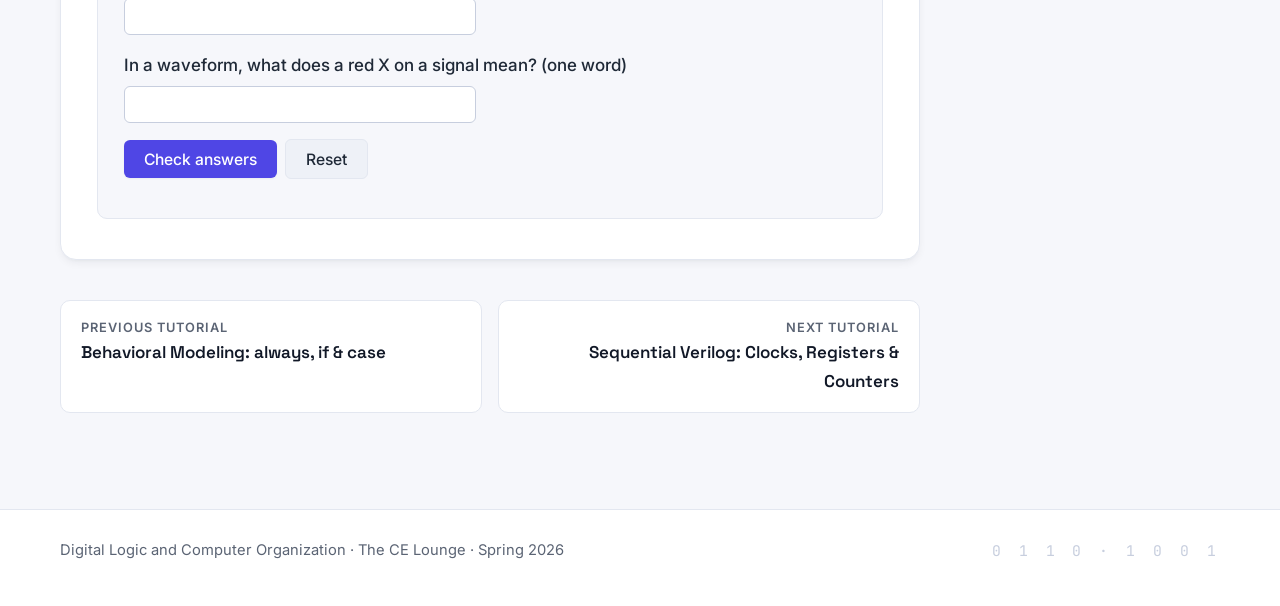
<file: verilog/04-testbenches/index.html>
<!DOCTYPE html>
<html lang="en">
<head>
    <meta charset="UTF-8">
    <meta name="viewport" content="width=device-width, initial-scale=1.0">
    <title>Simulation & Testbenches · Verilog Tutorials · Digital Logic and Computer Organization</title>
    <meta name="description" content="Verify your circuit in software before it ever touches the board: write a testbench, run the Vivado simulator, and read waveforms like a pro.">
    <link rel="icon" type="image/png" href="../../assets/images/favicon-32.png" sizes="32x32">
    <link rel="icon" type="image/png" href="../../assets/images/favicon-16.png" sizes="16x16">
    <link rel="apple-touch-icon" href="../../assets/images/apple-touch-icon.png">
    <link rel="preconnect" href="https://fonts.googleapis.com">
    <link rel="preconnect" href="https://fonts.gstatic.com" crossorigin>
    <link href="https://fonts.googleapis.com/css2?family=Space+Grotesk:wght@500;600;700&family=Inter:wght@400;500;600;700&family=JetBrains+Mono:wght@400;500;700&display=swap" rel="stylesheet">
    <link rel="stylesheet" href="../../assets/css/site.css">
    <script src="../../assets/js/site.js" defer></script>
    <script src="../../assets/js/verilog-lessons.js" defer></script>
</head>
<body>
    <a class="skip-link" href="#main-content">Skip to main content</a>

    <header class="site-header">
        <div class="header-inner">
            <a class="brand" href="../../index.html">
                <img class="brand-mark" src="../../assets/images/logo-mark-64.png" alt="" width="36" height="36">
                <span>Digital Logic<span class="brand-course">The CE Lounge · Lesson Materials</span></span>
            </a>
            <nav class="site-nav" aria-label="Course">
                <ul>
                    <li><a href="../../index.html">All lessons</a></li>
                    <li><a href="../../verilog/index.html">Verilog tutorials</a></li>
                </ul>
            </nav>
            <button type="button" class="theme-toggle" aria-pressed="false" aria-label="Switch to dark theme">🌙<span class="theme-label">Dark</span></button>
        </div>
    </header>

    <div class="hero">
        <p class="eyebrow"><span aria-hidden="true">Verilog 100 / 110</span><span class="sr-only">Verilog tutorial 4 of 6</span></p>
        <h1>Simulation &amp; <span class="accent">Testbenches</span></h1>
        <hr class="trace-rule" aria-hidden="true">
        <p class="lede">Verify your circuit in software before it ever touches the board: write a testbench, run the Vivado simulator, and read waveforms like a pro.</p>
    </div>

    <div class="page-grid">
        <main id="main-content" class="content">

<section class="section">
    <h2>Why simulate first</h2>
    <p>Programming the board takes minutes; a simulation runs in seconds and shows you <em>every internal signal</em>, not just the LEDs. From Lab 4 onward the rule is: <strong>never program a design you haven't simulated.</strong> A testbench is a Verilog module with no ports that (1) instantiates your design — the <em>DUT</em>, device under test — (2) wiggles its inputs, and (3) checks or displays the outputs.</p>
</section>

<section class="section">
    <h2>A complete testbench</h2>
    <div class="code-block"><span class="code-caption">full_adder_tb.v — exhaustive test of the Tutorial 2 full adder</span><pre><code class="language-verilog">`timescale 1ns / 1ps      // time unit / precision for delays

module full_adder_tb;      // no ports!

    // 1. Signals: reg for DUT inputs (we drive them), wire for outputs
    reg  a, b, cin;
    wire s, cout;

    // 2. Instantiate the device under test
    full_adder dut (.a(a), .b(b), .cin(cin), .s(s), .cout(cout));

    // 3. Drive every input combination
    integer i;
    initial begin
        for (i = 0; i &lt; 8; i = i + 1) begin
            {a, b, cin} = i[2:0];   // unpack loop counter onto inputs
            #10;                     // wait 10 ns for outputs to settle
            $display(&quot;a=%b b=%b cin=%b  -&gt;  cout,s = %b%b&quot;,
                      a, b, cin, cout, s);
        end
        $finish;                     // end the simulation
    end
endmodule</code></pre></div>
    <div class="instructions"><ul>
        <li><code>initial</code> blocks run once, starting at time 0 — they exist <strong>only for simulation</strong>; you can't synthesize them onto the board.</li>
        <li><code>#10</code> means "wait 10 time units" (nanoseconds here, set by <code>`timescale</code>).</li>
        <li><code>$display</code> prints to the simulator console; <code>%b</code> formats in binary. <code>$monitor</code> is similar but prints automatically whenever a listed signal changes.</li>
        <li>An 8-row loop fully tests a 3-input circuit. Exhaustive testing is feasible up to ~10 inputs; beyond that you test representative and corner cases.</li>
    </ul></div>
</section>

<section class="section">
    <h2>Running it in Vivado</h2>
    <ol class="steps">
        <li>Add the testbench as a <strong>simulation source</strong>: <span class="ui-path">Sources → + → Add or create simulation sources</span>. It appears under <em>Simulation Sources</em>, not Design Sources — testbenches never go to the board.</li>
        <li>Check that the testbench is bold (set as top). If not: right-click → <span class="ui-path">Set as Top</span>.</li>
        <li>Flow Navigator → <span class="ui-path">Run Simulation → Run Behavioral Simulation</span>.</li>
        <li>The waveform window opens. Click <span class="ui-path">Zoom Fit</span> (or press <span class="kbd">Ctrl</span>+<span class="kbd">F</span> …the magnifier icon) to see the whole run. Your <code>$display</code> output is in the <em>Tcl Console</em> below.</li>
        <li>To watch internal signals (like the carries inside the adder): expand <code>dut</code> in the Scope panel, drag signals into the wave window, then restart the run (<span class="ui-path">Run → Restart</span>, then <span class="ui-path">Run All</span>).</li>
    </ol>
    <div class="callout-warning"><strong>If simulation "hangs":</strong> a testbench with a <code>forever</code> clock (Tutorial 5) never stops on its own. Use <span class="ui-path">Run For 1000 ns</span> instead of Run All, or make sure your stimulus ends with <code>$finish</code>.</div>
</section>

<section class="section">
    <h2>Reading a waveform</h2>
    <p>Three habits that make waveform debugging fast:</p>
    <div class="instructions"><ul>
        <li><strong>Verify against the truth table.</strong> At each 10&nbsp;ns step, read inputs → predicted output → actual output. For the full adder, at <code>a=1, b=1, cin=1</code> you must see <code>cout=1, s=1</code>.</li>
        <li><strong>Group buses and set the radix.</strong> Right-click a multi-bit signal → <span class="ui-path">Radix → Unsigned Decimal</span> (or Hexadecimal) to read values like a human.</li>
        <li><strong>Red means trouble.</strong> A red <code>X</code> is an unknown/uninitialized value; a <code>Z</code> is a floating (unconnected) wire — usually a port you forgot to hook up in the instantiation.</li>
    </ul></div>
</section>

<section class="section">
    <h2>Check yourself</h2>
    <fieldset class="quiz"><legend>Self-check</legend><div class="quiz-item"><label for="self-check-q1">DUT inputs are declared reg in a testbench. What are DUT outputs declared as?</label><input type="text" id="self-check-q1" data-answer="wire|wires" autocomplete="off" autocapitalize="off" spellcheck="false"></div><div class="quiz-item"><label for="self-check-q2">Which system task ends a simulation? (starts with $)</label><input type="text" id="self-check-q2" data-answer="$finish|$finish;|finish" autocomplete="off" autocapitalize="off" spellcheck="false"></div><div class="quiz-item"><label for="self-check-q3">What does #10 do in a testbench?</label><input type="text" id="self-check-q3" data-answer="wait 10 ns|waits 10 ns|delay 10 ns|delays 10 ns|wait 10 time units|delay of 10 ns|wait for 10 ns|waits for 10 ns|delay 10 time units" autocomplete="off" autocapitalize="off" spellcheck="false"></div><div class="quiz-item"><label for="self-check-q4">In a waveform, what does a red X on a signal mean? (one word)</label><input type="text" id="self-check-q4" data-answer="unknown|uninitialized|unknown value" autocomplete="off" autocapitalize="off" spellcheck="false"></div><button type="button" class="check-steps-btn">Check answers</button><button type="button" class="hide-steps-btn">Reset</button><span class="feedback"></span></fieldset>
</section>

<nav class="pager" aria-label="Tutorial navigation"><a class="pager-prev" href="../03-behavioral-modeling/index.html"><span class="pager-label">Previous tutorial</span><span class="pager-title">Behavioral Modeling: always, if &amp; case</span></a><a class="pager-next" href="../05-sequential-logic/index.html"><span class="pager-label">Next tutorial</span><span class="pager-title">Sequential Verilog: Clocks, Registers &amp; Counters</span></a></nav>
        </main>
        <aside class="toc" data-toc></aside>
    </div>

    <footer class="site-footer">
        <div class="footer-inner">
            <p>Digital Logic and Computer Organization · The CE Lounge · Spring 2026</p>
            <p class="bits" aria-hidden="true">0 1 1 0 · 1 0 0 1</p>
        </div>
    </footer>
</body>
</html>
</file>
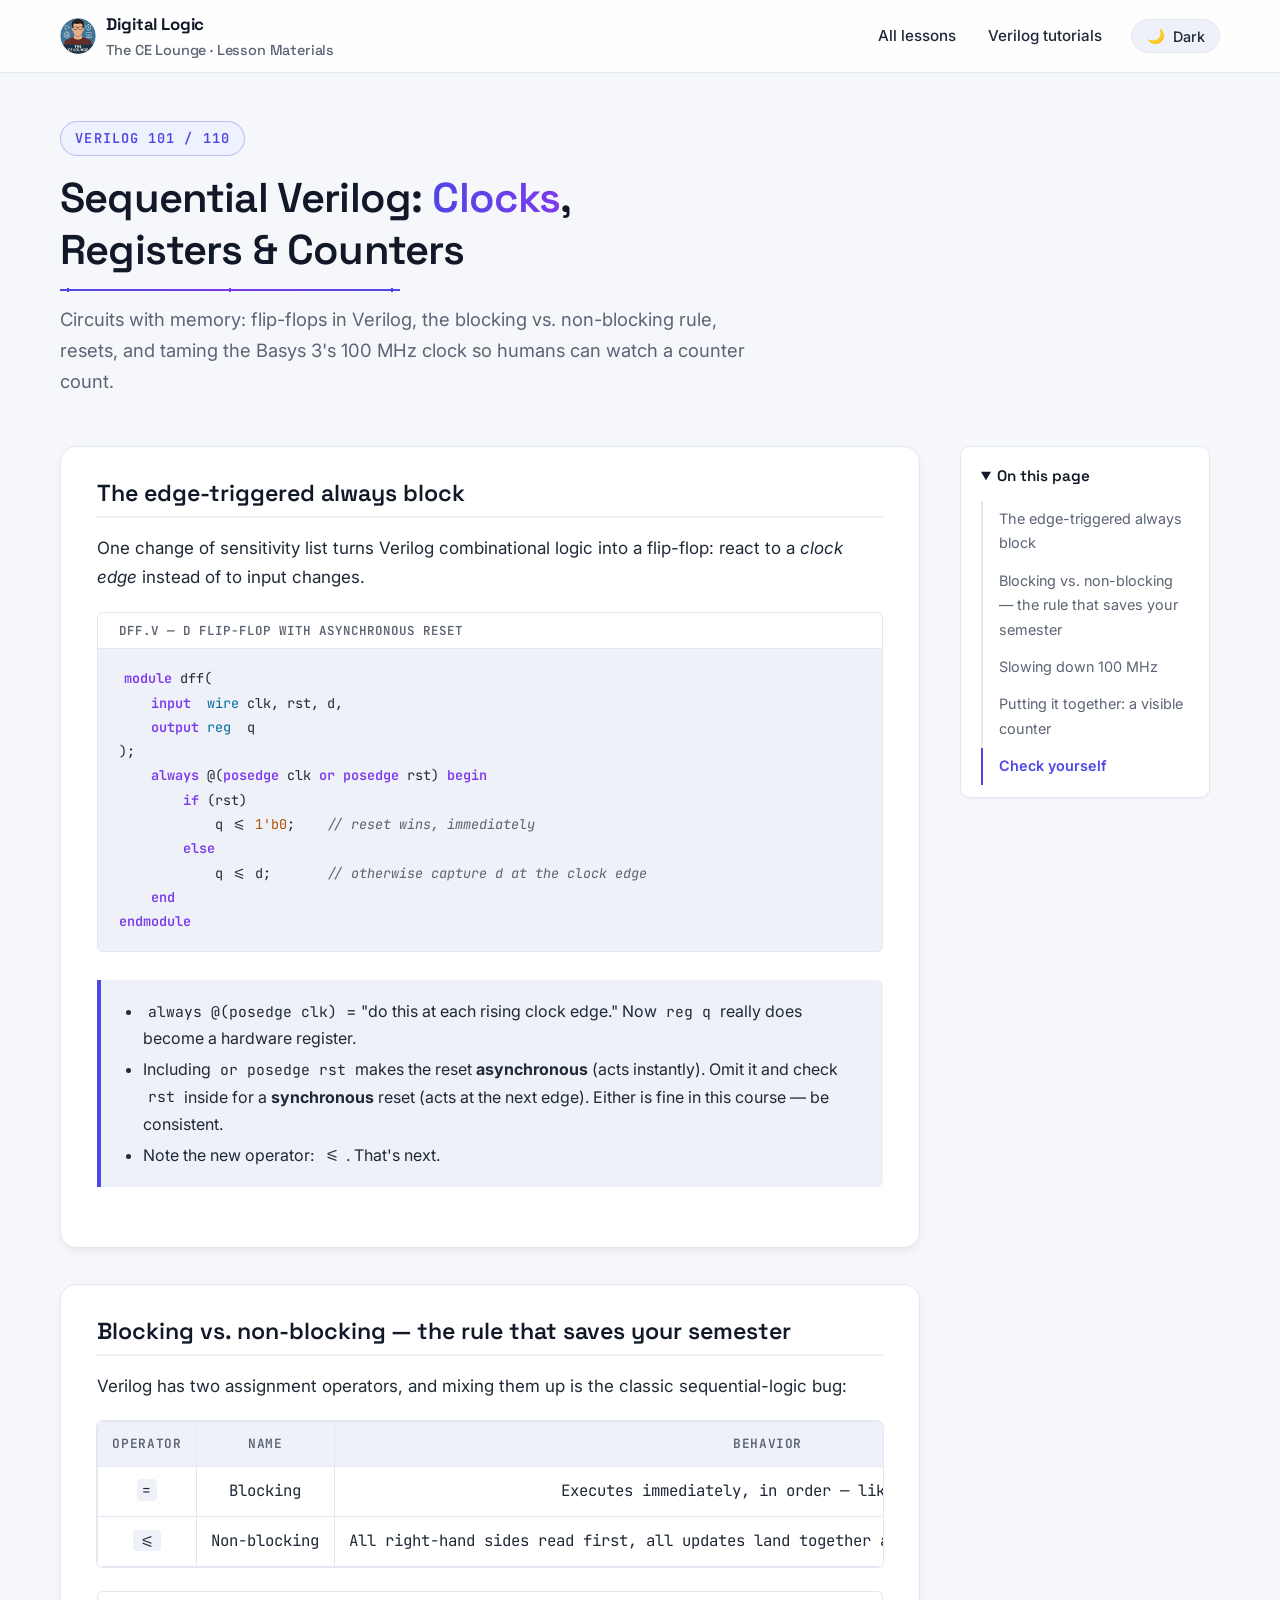
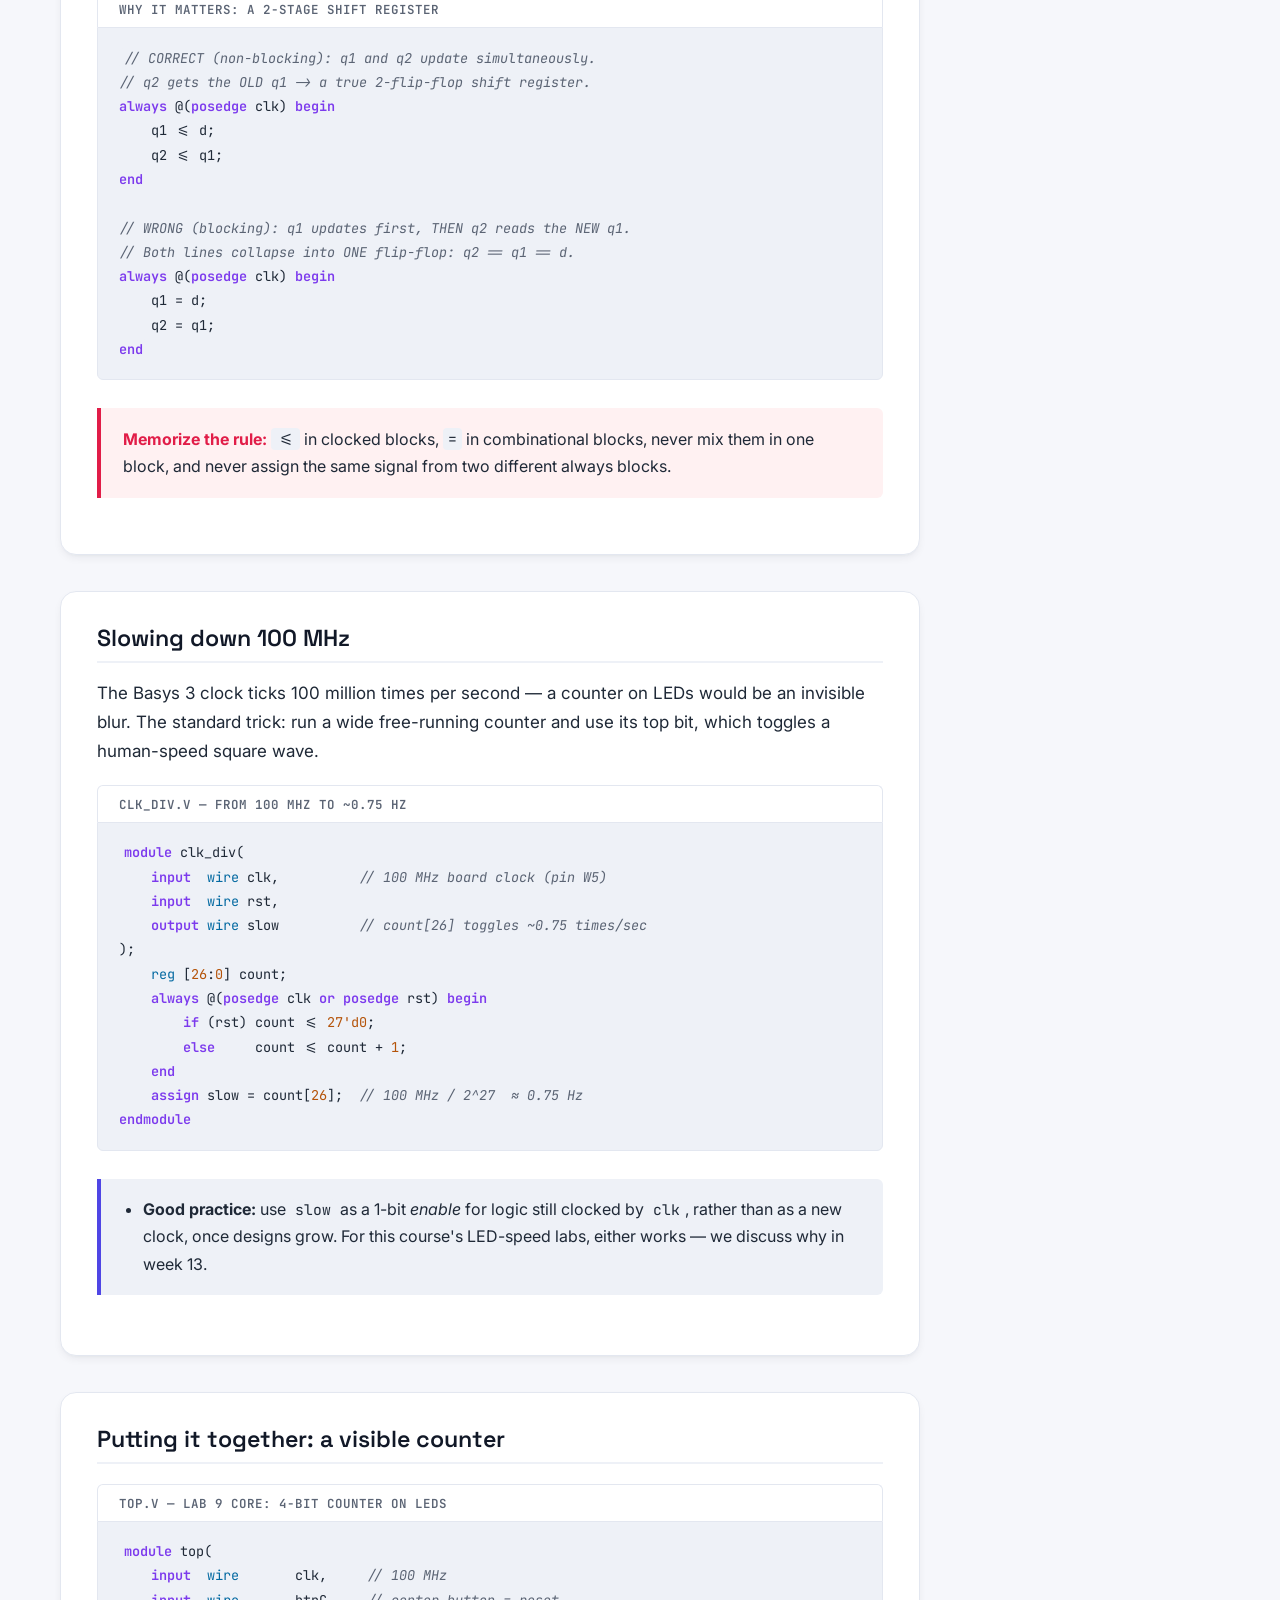
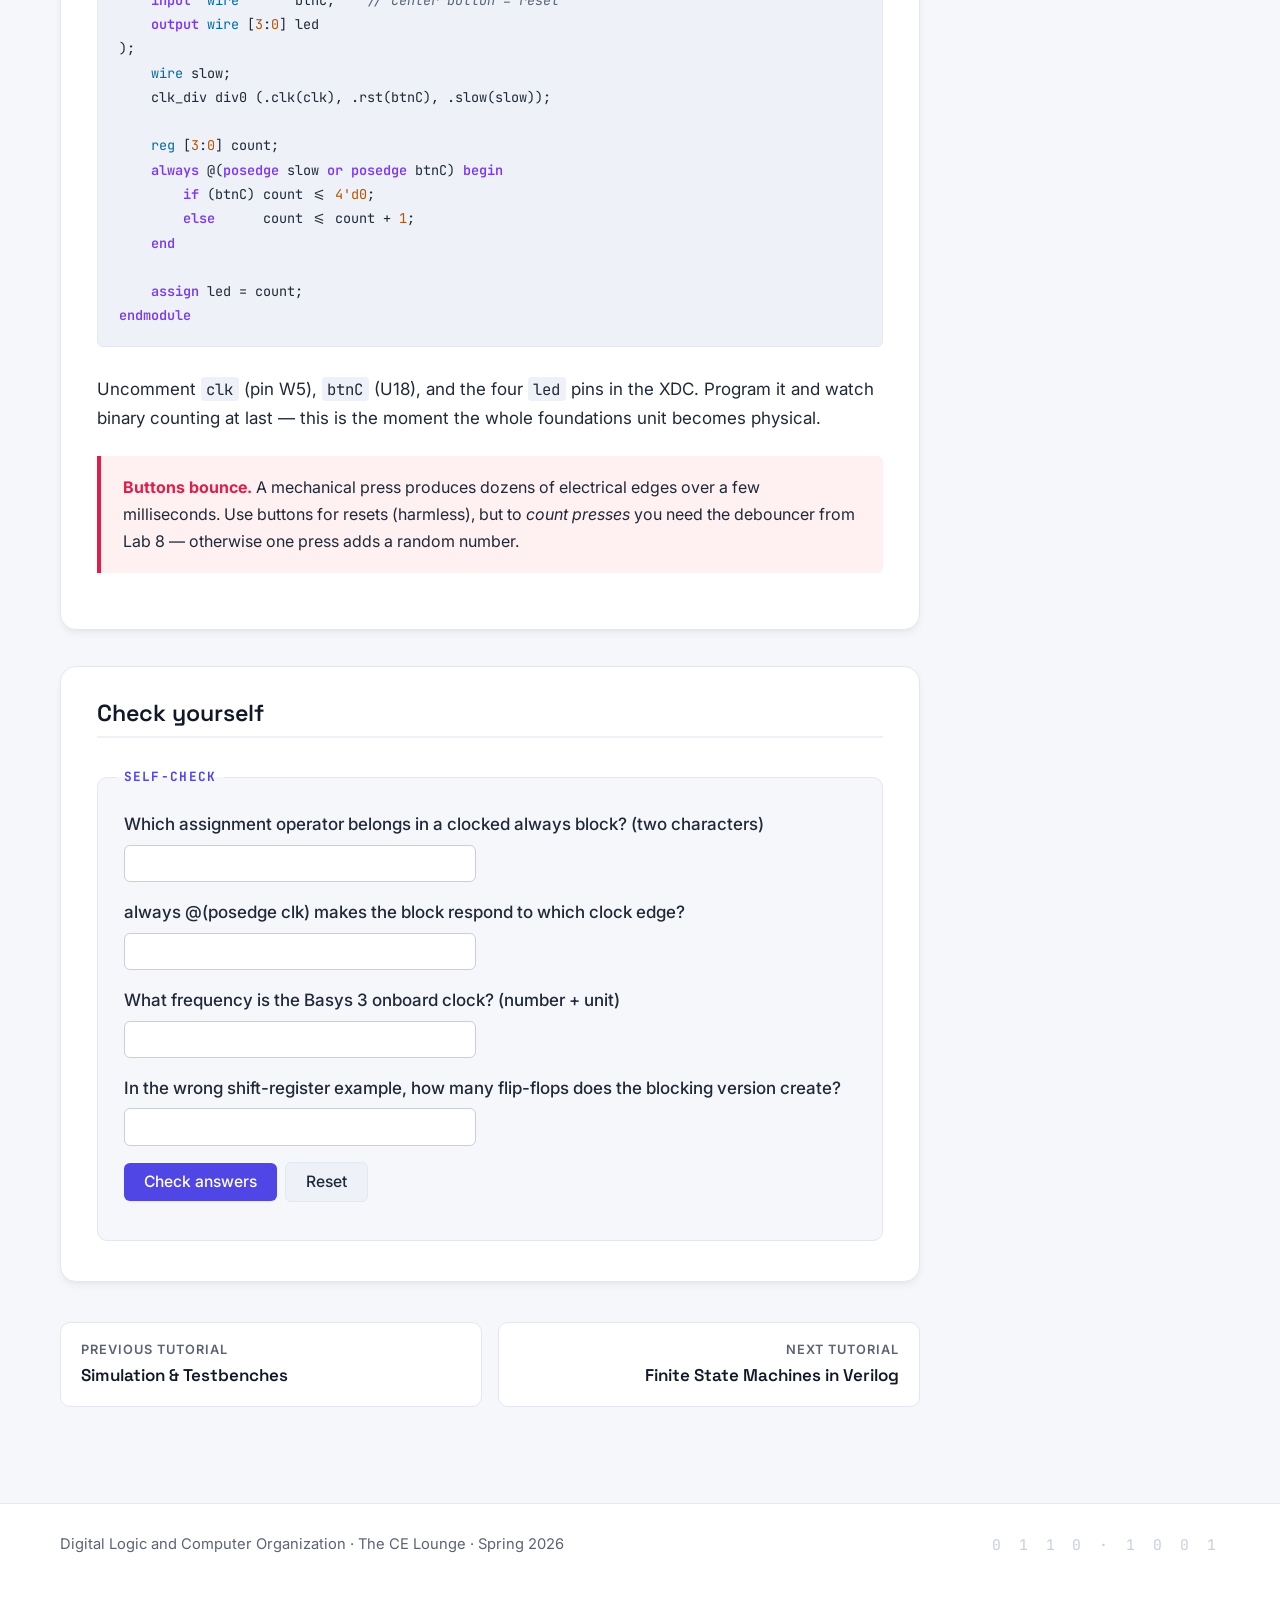
<file: verilog/05-sequential-logic/index.html>
<!DOCTYPE html>
<html lang="en">
<head>
    <meta charset="UTF-8">
    <meta name="viewport" content="width=device-width, initial-scale=1.0">
    <title>Sequential Verilog: Clocks, Registers & Counters · Verilog Tutorials · Digital Logic and Computer Organization</title>
    <meta name="description" content="Circuits with memory: flip-flops in Verilog, the blocking vs. non-blocking rule, resets, and taming the Basys 3&#39;s 100 MHz clock so humans can watch a counter count.">
    <link rel="icon" type="image/png" href="../../assets/images/favicon-32.png" sizes="32x32">
    <link rel="icon" type="image/png" href="../../assets/images/favicon-16.png" sizes="16x16">
    <link rel="apple-touch-icon" href="../../assets/images/apple-touch-icon.png">
    <link rel="preconnect" href="https://fonts.googleapis.com">
    <link rel="preconnect" href="https://fonts.gstatic.com" crossorigin>
    <link href="https://fonts.googleapis.com/css2?family=Space+Grotesk:wght@500;600;700&family=Inter:wght@400;500;600;700&family=JetBrains+Mono:wght@400;500;700&display=swap" rel="stylesheet">
    <link rel="stylesheet" href="../../assets/css/site.css">
    <script src="../../assets/js/site.js" defer></script>
    <script src="../../assets/js/verilog-lessons.js" defer></script>
</head>
<body>
    <a class="skip-link" href="#main-content">Skip to main content</a>

    <header class="site-header">
        <div class="header-inner">
            <a class="brand" href="../../index.html">
                <img class="brand-mark" src="../../assets/images/logo-mark-64.png" alt="" width="36" height="36">
                <span>Digital Logic<span class="brand-course">The CE Lounge · Lesson Materials</span></span>
            </a>
            <nav class="site-nav" aria-label="Course">
                <ul>
                    <li><a href="../../index.html">All lessons</a></li>
                    <li><a href="../../verilog/index.html">Verilog tutorials</a></li>
                </ul>
            </nav>
            <button type="button" class="theme-toggle" aria-pressed="false" aria-label="Switch to dark theme">🌙<span class="theme-label">Dark</span></button>
        </div>
    </header>

    <div class="hero">
        <p class="eyebrow"><span aria-hidden="true">Verilog 101 / 110</span><span class="sr-only">Verilog tutorial 5 of 6</span></p>
        <h1>Sequential Verilog: <span class="accent">Clocks</span>, Registers &amp; Counters</h1>
        <hr class="trace-rule" aria-hidden="true">
        <p class="lede">Circuits with memory: flip-flops in Verilog, the blocking vs. non-blocking rule, resets, and taming the Basys 3&#39;s 100 MHz clock so humans can watch a counter count.</p>
    </div>

    <div class="page-grid">
        <main id="main-content" class="content">

<section class="section">
    <h2>The edge-triggered always block</h2>
    <p>One change of sensitivity list turns Verilog combinational logic into a flip-flop: react to a <em>clock edge</em> instead of to input changes.</p>
    <div class="code-block"><span class="code-caption">dff.v — D flip-flop with asynchronous reset</span><pre><code class="language-verilog">module dff(
    input  wire clk, rst, d,
    output reg  q
);
    always @(posedge clk or posedge rst) begin
        if (rst)
            q &lt;= 1&#x27;b0;    // reset wins, immediately
        else
            q &lt;= d;       // otherwise capture d at the clock edge
    end
endmodule</code></pre></div>
    <div class="instructions"><ul>
        <li><code>always @(posedge clk)</code> = "do this at each rising clock edge." Now <code>reg q</code> really does become a hardware register.</li>
        <li>Including <code>or posedge rst</code> makes the reset <strong>asynchronous</strong> (acts instantly). Omit it and check <code>rst</code> inside for a <strong>synchronous</strong> reset (acts at the next edge). Either is fine in this course — be consistent.</li>
        <li>Note the new operator: <code>&lt;=</code>. That's next.</li>
    </ul></div>
</section>

<section class="section">
    <h2>Blocking vs. non-blocking — the rule that saves your semester</h2>
    <p>Verilog has two assignment operators, and mixing them up is the classic sequential-logic bug:</p>
    <div class="table-responsive"><table class="calc-table">
        <thead><tr><th>Operator</th><th>Name</th><th>Behavior</th><th>Use in</th></tr></thead>
        <tbody>
            <tr><td><code>=</code></td><td>Blocking</td><td>Executes immediately, in order — like software</td><td>Combinational <code>always @(*)</code></td></tr>
            <tr><td><code>&lt;=</code></td><td>Non-blocking</td><td>All right-hand sides read first, all updates land together at the edge — like real flip-flops</td><td>Clocked <code>always @(posedge clk)</code></td></tr>
        </tbody>
    </table></div>
    <div class="code-block"><span class="code-caption">Why it matters: a 2-stage shift register</span><pre><code class="language-verilog">// CORRECT (non-blocking): q1 and q2 update simultaneously.
// q2 gets the OLD q1 -&gt; a true 2-flip-flop shift register.
always @(posedge clk) begin
    q1 &lt;= d;
    q2 &lt;= q1;
end

// WRONG (blocking): q1 updates first, THEN q2 reads the NEW q1.
// Both lines collapse into ONE flip-flop: q2 == q1 == d.
always @(posedge clk) begin
    q1 = d;
    q2 = q1;
end</code></pre></div>
    <div class="callout-warning"><strong>Memorize the rule:</strong> <code>&lt;=</code> in clocked blocks, <code>=</code> in combinational blocks, never mix them in one block, and never assign the same signal from two different always blocks.</div>
</section>

<section class="section">
    <h2>Slowing down 100 MHz</h2>
    <p>The Basys 3 clock ticks 100&nbsp;million times per second — a counter on LEDs would be an invisible blur. The standard trick: run a wide free-running counter and use its top bit, which toggles a human-speed square wave.</p>
    <div class="code-block"><span class="code-caption">clk_div.v — from 100 MHz to ~0.75 Hz</span><pre><code class="language-verilog">module clk_div(
    input  wire clk,          // 100 MHz board clock (pin W5)
    input  wire rst,
    output wire slow          // count[26] toggles ~0.75 times/sec
);
    reg [26:0] count;
    always @(posedge clk or posedge rst) begin
        if (rst) count &lt;= 27&#x27;d0;
        else     count &lt;= count + 1;
    end
    assign slow = count[26];  // 100 MHz / 2^27  ≈ 0.75 Hz
endmodule</code></pre></div>
    <div class="instructions"><ul><li><strong>Good practice:</strong> use <code>slow</code> as a 1-bit <em>enable</em> for logic still clocked by <code>clk</code>, rather than as a new clock, once designs grow. For this course's LED-speed labs, either works — we discuss why in week 13.</li></ul></div>
</section>

<section class="section">
    <h2>Putting it together: a visible counter</h2>
    <div class="code-block"><span class="code-caption">top.v — Lab 9 core: 4-bit counter on LEDs</span><pre><code class="language-verilog">module top(
    input  wire       clk,     // 100 MHz
    input  wire       btnC,    // center button = reset
    output wire [3:0] led
);
    wire slow;
    clk_div div0 (.clk(clk), .rst(btnC), .slow(slow));

    reg [3:0] count;
    always @(posedge slow or posedge btnC) begin
        if (btnC) count &lt;= 4&#x27;d0;
        else      count &lt;= count + 1;
    end

    assign led = count;
endmodule</code></pre></div>
    <p>Uncomment <code>clk</code> (pin W5), <code>btnC</code> (U18), and the four <code>led</code> pins in the XDC. Program it and watch binary counting at last — this is the moment the whole foundations unit becomes physical.</p>
    <div class="callout-warning"><strong>Buttons bounce.</strong> A mechanical press produces dozens of electrical edges over a few milliseconds. Use buttons for resets (harmless), but to <em>count presses</em> you need the debouncer from Lab 8 — otherwise one press adds a random number.</div>
</section>

<section class="section">
    <h2>Check yourself</h2>
    <fieldset class="quiz"><legend>Self-check</legend><div class="quiz-item"><label for="self-check-q1">Which assignment operator belongs in a clocked always block? (two characters)</label><input type="text" id="self-check-q1" data-answer="&lt;=" autocomplete="off" autocapitalize="off" spellcheck="false"></div><div class="quiz-item"><label for="self-check-q2">always @(posedge clk) makes the block respond to which clock edge?</label><input type="text" id="self-check-q2" data-answer="rising|rising edge|positive|positive edge|posedge" autocomplete="off" autocapitalize="off" spellcheck="false"></div><div class="quiz-item"><label for="self-check-q3">What frequency is the Basys 3 onboard clock? (number + unit)</label><input type="text" id="self-check-q3" data-answer="100 mhz|100mhz" autocomplete="off" autocapitalize="off" spellcheck="false"></div><div class="quiz-item"><label for="self-check-q4">In the wrong shift-register example, how many flip-flops does the blocking version create?</label><input type="text" id="self-check-q4" data-answer="1|one" autocomplete="off" autocapitalize="off" spellcheck="false"></div><button type="button" class="check-steps-btn">Check answers</button><button type="button" class="hide-steps-btn">Reset</button><span class="feedback"></span></fieldset>
</section>

<nav class="pager" aria-label="Tutorial navigation"><a class="pager-prev" href="../04-testbenches/index.html"><span class="pager-label">Previous tutorial</span><span class="pager-title">Simulation &amp; Testbenches</span></a><a class="pager-next" href="../06-state-machines/index.html"><span class="pager-label">Next tutorial</span><span class="pager-title">Finite State Machines in Verilog</span></a></nav>
        </main>
        <aside class="toc" data-toc></aside>
    </div>

    <footer class="site-footer">
        <div class="footer-inner">
            <p>Digital Logic and Computer Organization · The CE Lounge · Spring 2026</p>
            <p class="bits" aria-hidden="true">0 1 1 0 · 1 0 0 1</p>
        </div>
    </footer>
</body>
</html>
</file>
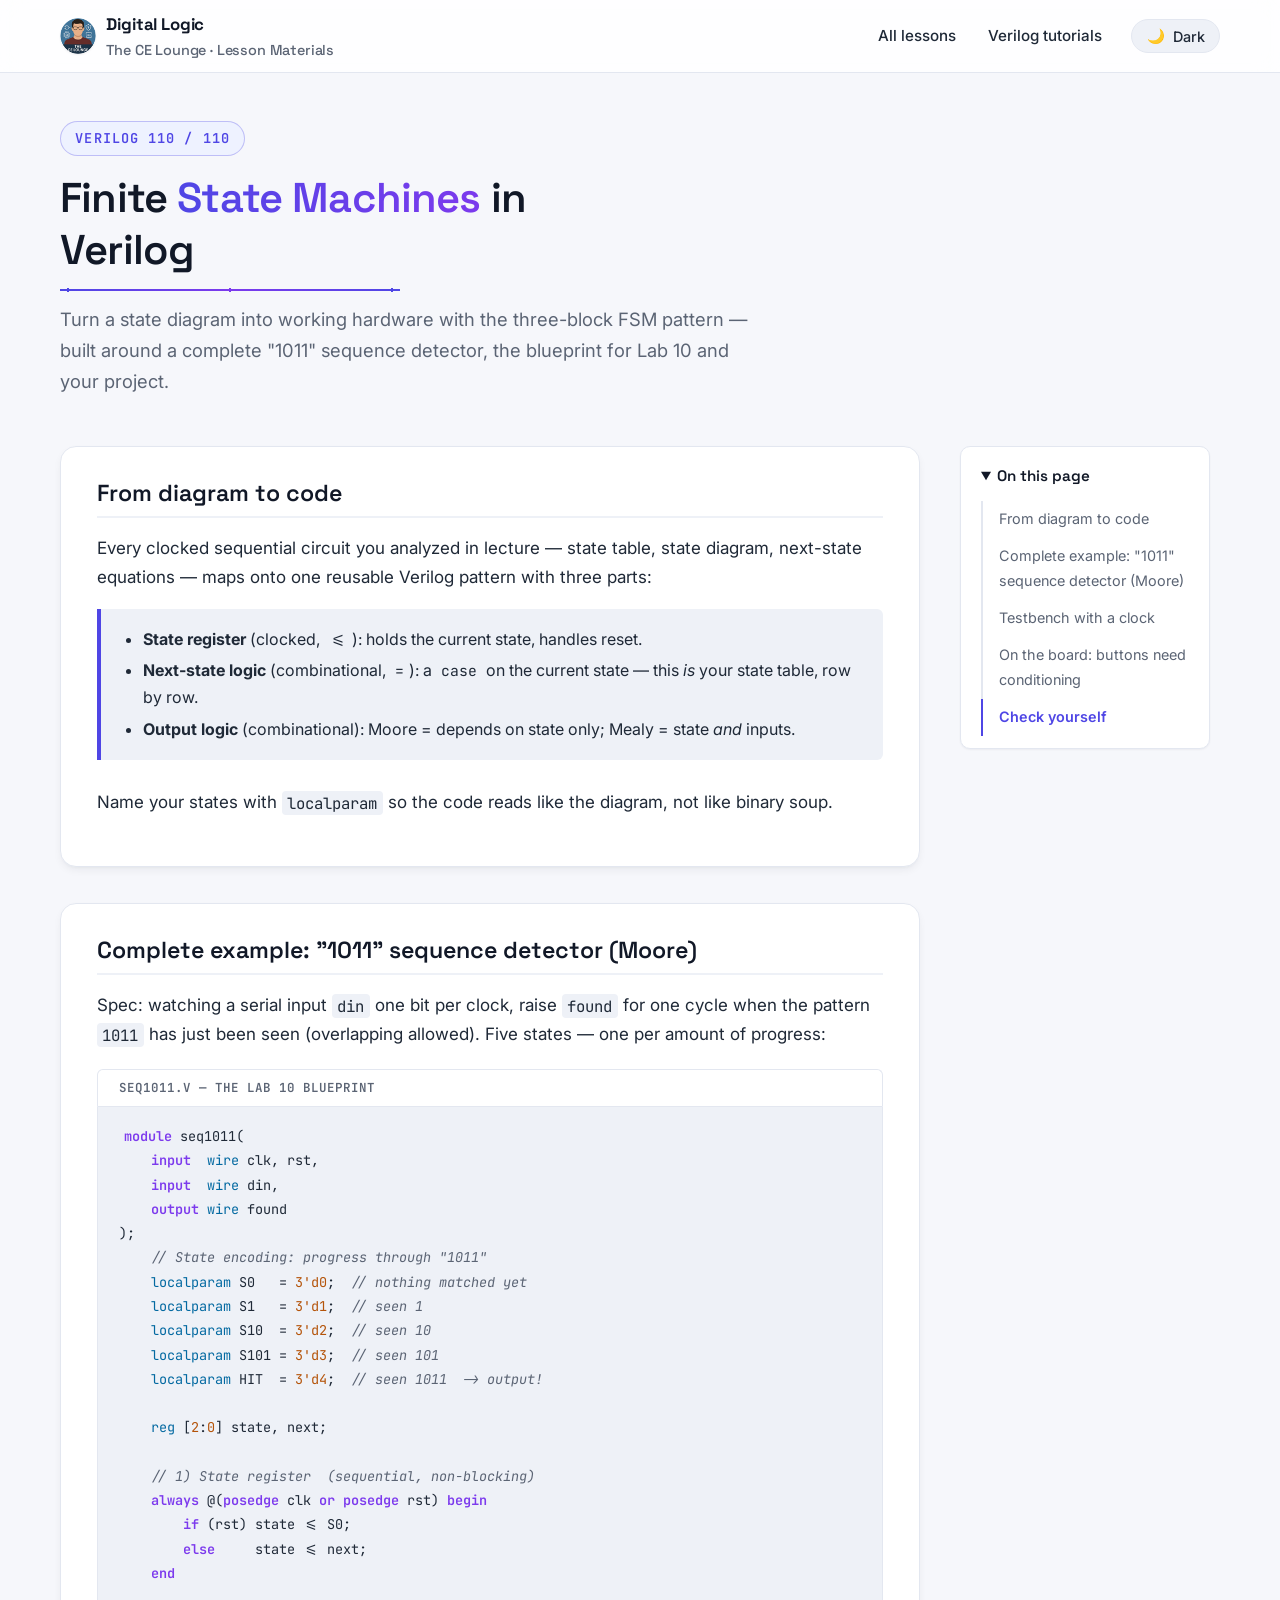
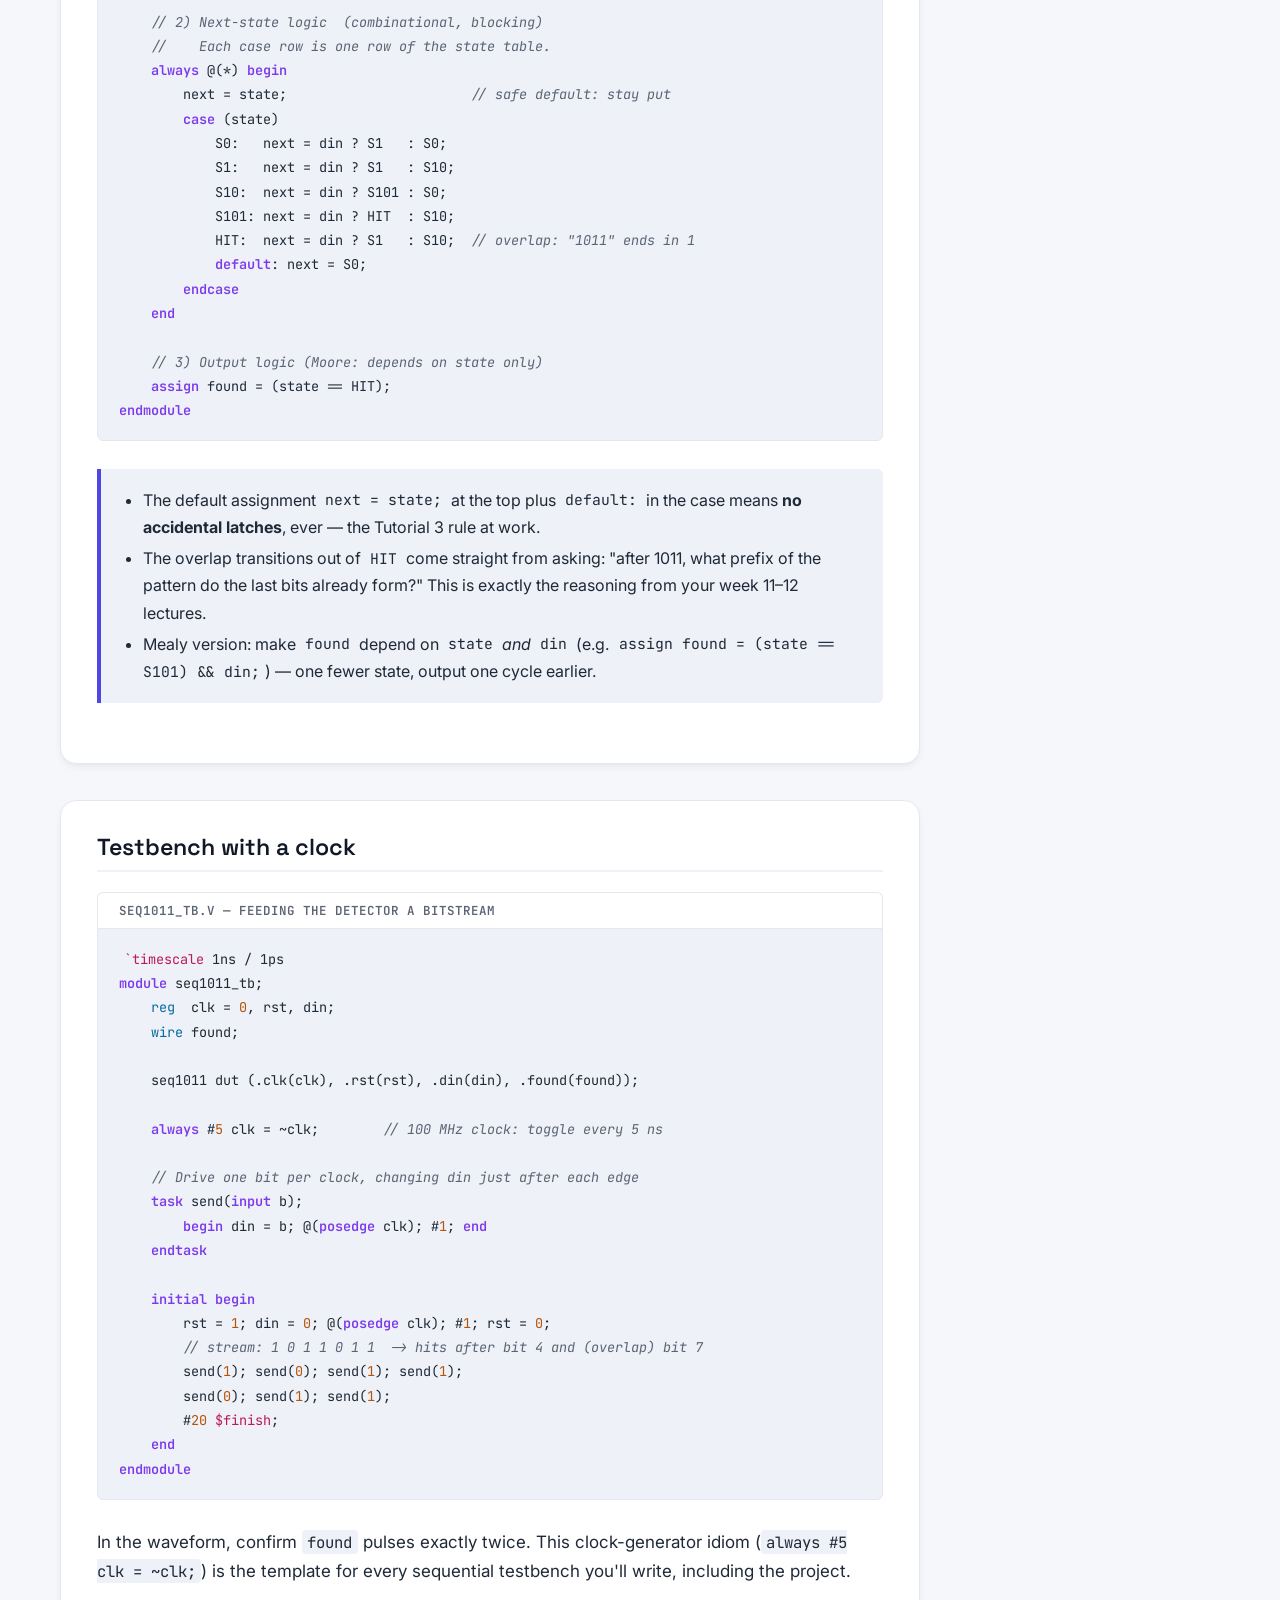
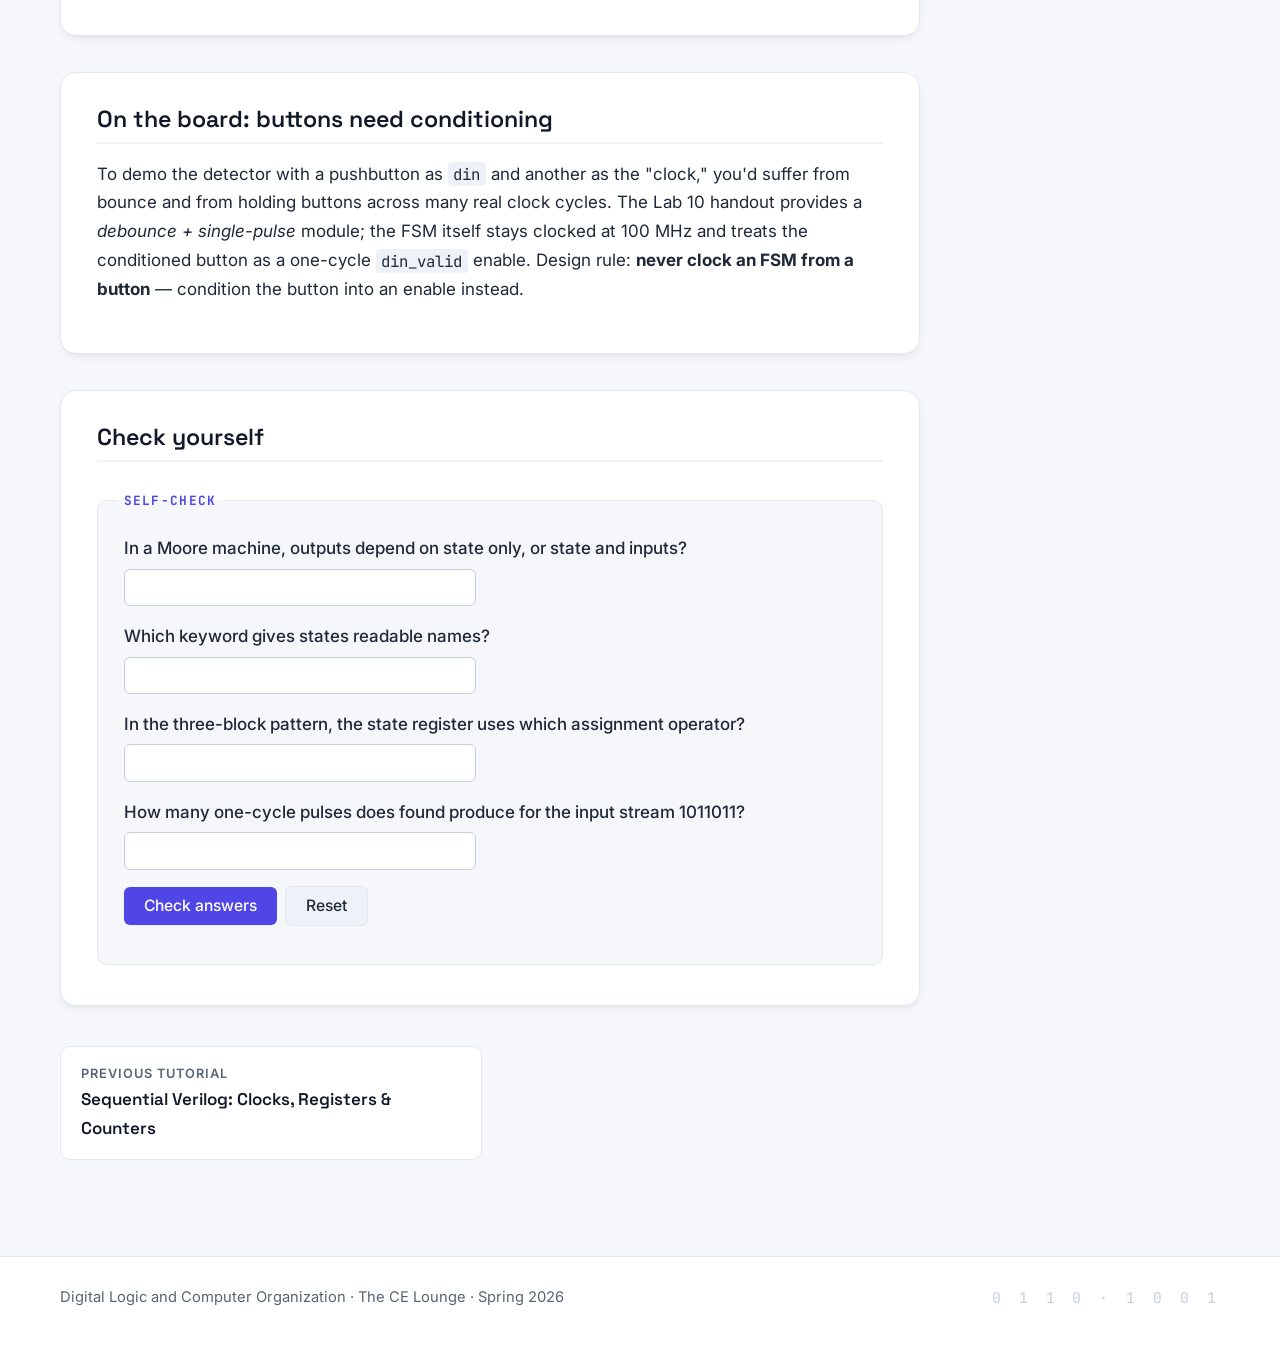
<file: verilog/06-state-machines/index.html>
<!DOCTYPE html>
<html lang="en">
<head>
    <meta charset="UTF-8">
    <meta name="viewport" content="width=device-width, initial-scale=1.0">
    <title>Finite State Machines in Verilog · Verilog Tutorials · Digital Logic and Computer Organization</title>
    <meta name="description" content="Turn a state diagram into working hardware with the three-block FSM pattern — built around a complete "1011" sequence detector, the blueprint for Lab 10 and your project.">
    <link rel="icon" type="image/png" href="../../assets/images/favicon-32.png" sizes="32x32">
    <link rel="icon" type="image/png" href="../../assets/images/favicon-16.png" sizes="16x16">
    <link rel="apple-touch-icon" href="../../assets/images/apple-touch-icon.png">
    <link rel="preconnect" href="https://fonts.googleapis.com">
    <link rel="preconnect" href="https://fonts.gstatic.com" crossorigin>
    <link href="https://fonts.googleapis.com/css2?family=Space+Grotesk:wght@500;600;700&family=Inter:wght@400;500;600;700&family=JetBrains+Mono:wght@400;500;700&display=swap" rel="stylesheet">
    <link rel="stylesheet" href="../../assets/css/site.css">
    <script src="../../assets/js/site.js" defer></script>
    <script src="../../assets/js/verilog-lessons.js" defer></script>
</head>
<body>
    <a class="skip-link" href="#main-content">Skip to main content</a>

    <header class="site-header">
        <div class="header-inner">
            <a class="brand" href="../../index.html">
                <img class="brand-mark" src="../../assets/images/logo-mark-64.png" alt="" width="36" height="36">
                <span>Digital Logic<span class="brand-course">The CE Lounge · Lesson Materials</span></span>
            </a>
            <nav class="site-nav" aria-label="Course">
                <ul>
                    <li><a href="../../index.html">All lessons</a></li>
                    <li><a href="../../verilog/index.html">Verilog tutorials</a></li>
                </ul>
            </nav>
            <button type="button" class="theme-toggle" aria-pressed="false" aria-label="Switch to dark theme">🌙<span class="theme-label">Dark</span></button>
        </div>
    </header>

    <div class="hero">
        <p class="eyebrow"><span aria-hidden="true">Verilog 110 / 110</span><span class="sr-only">Verilog tutorial 6 of 6</span></p>
        <h1>Finite <span class="accent">State Machines</span> in Verilog</h1>
        <hr class="trace-rule" aria-hidden="true">
        <p class="lede">Turn a state diagram into working hardware with the three-block FSM pattern — built around a complete "1011" sequence detector, the blueprint for Lab 10 and your project.</p>
    </div>

    <div class="page-grid">
        <main id="main-content" class="content">

<section class="section">
    <h2>From diagram to code</h2>
    <p>Every clocked sequential circuit you analyzed in lecture — state table, state diagram, next-state equations — maps onto one reusable Verilog pattern with three parts:</p>
    <div class="instructions"><ul>
        <li><strong>State register</strong> (clocked, <code>&lt;=</code>): holds the current state, handles reset.</li>
        <li><strong>Next-state logic</strong> (combinational, <code>=</code>): a <code>case</code> on the current state — this <em>is</em> your state table, row by row.</li>
        <li><strong>Output logic</strong> (combinational): Moore = depends on state only; Mealy = state <em>and</em> inputs.</li>
    </ul></div>
    <p>Name your states with <code>localparam</code> so the code reads like the diagram, not like binary soup.</p>
</section>

<section class="section">
    <h2>Complete example: "1011" sequence detector (Moore)</h2>
    <p>Spec: watching a serial input <code>din</code> one bit per clock, raise <code>found</code> for one cycle when the pattern <code>1011</code> has just been seen (overlapping allowed). Five states — one per amount of progress:</p>
    <div class="code-block"><span class="code-caption">seq1011.v — the Lab 10 blueprint</span><pre><code class="language-verilog">module seq1011(
    input  wire clk, rst,
    input  wire din,
    output wire found
);
    // State encoding: progress through &quot;1011&quot;
    localparam S0   = 3&#x27;d0;  // nothing matched yet
    localparam S1   = 3&#x27;d1;  // seen 1
    localparam S10  = 3&#x27;d2;  // seen 10
    localparam S101 = 3&#x27;d3;  // seen 101
    localparam HIT  = 3&#x27;d4;  // seen 1011  -&gt; output!

    reg [2:0] state, next;

    // 1) State register  (sequential, non-blocking)
    always @(posedge clk or posedge rst) begin
        if (rst) state &lt;= S0;
        else     state &lt;= next;
    end

    // 2) Next-state logic  (combinational, blocking)
    //    Each case row is one row of the state table.
    always @(*) begin
        next = state;                       // safe default: stay put
        case (state)
            S0:   next = din ? S1   : S0;
            S1:   next = din ? S1   : S10;
            S10:  next = din ? S101 : S0;
            S101: next = din ? HIT  : S10;
            HIT:  next = din ? S1   : S10;  // overlap: &quot;1011&quot; ends in 1
            default: next = S0;
        endcase
    end

    // 3) Output logic (Moore: depends on state only)
    assign found = (state == HIT);
endmodule</code></pre></div>
    <div class="instructions"><ul>
        <li>The default assignment <code>next = state;</code> at the top plus <code>default:</code> in the case means <strong>no accidental latches</strong>, ever — the Tutorial 3 rule at work.</li>
        <li>The overlap transitions out of <code>HIT</code> come straight from asking: "after 1011, what prefix of the pattern do the last bits already form?" This is exactly the reasoning from your week 11–12 lectures.</li>
        <li>Mealy version: make <code>found</code> depend on <code>state</code> <em>and</em> <code>din</code> (e.g. <code>assign found = (state == S101) &amp;&amp; din;</code>) — one fewer state, output one cycle earlier.</li>
    </ul></div>
</section>

<section class="section">
    <h2>Testbench with a clock</h2>
    <div class="code-block"><span class="code-caption">seq1011_tb.v — feeding the detector a bitstream</span><pre><code class="language-verilog">`timescale 1ns / 1ps
module seq1011_tb;
    reg  clk = 0, rst, din;
    wire found;

    seq1011 dut (.clk(clk), .rst(rst), .din(din), .found(found));

    always #5 clk = ~clk;        // 100 MHz clock: toggle every 5 ns

    // Drive one bit per clock, changing din just after each edge
    task send(input b);
        begin din = b; @(posedge clk); #1; end
    endtask

    initial begin
        rst = 1; din = 0; @(posedge clk); #1; rst = 0;
        // stream: 1 0 1 1 0 1 1  -&gt; hits after bit 4 and (overlap) bit 7
        send(1); send(0); send(1); send(1);
        send(0); send(1); send(1);
        #20 $finish;
    end
endmodule</code></pre></div>
    <p>In the waveform, confirm <code>found</code> pulses exactly twice. This clock-generator idiom (<code>always #5 clk = ~clk;</code>) is the template for every sequential testbench you'll write, including the project.</p>
</section>

<section class="section">
    <h2>On the board: buttons need conditioning</h2>
    <p>To demo the detector with a pushbutton as <code>din</code> and another as the "clock," you'd suffer from bounce and from holding buttons across many real clock cycles. The Lab 10 handout provides a <em>debounce + single-pulse</em> module; the FSM itself stays clocked at 100&nbsp;MHz and treats the conditioned button as a one-cycle <code>din_valid</code> enable. Design rule: <strong>never clock an FSM from a button</strong> — condition the button into an enable instead.</p>
</section>

<section class="section">
    <h2>Check yourself</h2>
    <fieldset class="quiz"><legend>Self-check</legend><div class="quiz-item"><label for="self-check-q1">In a Moore machine, outputs depend on state only, or state and inputs?</label><input type="text" id="self-check-q1" data-answer="state only|state|only state|the state only" autocomplete="off" autocapitalize="off" spellcheck="false"></div><div class="quiz-item"><label for="self-check-q2">Which keyword gives states readable names?</label><input type="text" id="self-check-q2" data-answer="localparam|parameter|localparam or parameter" autocomplete="off" autocapitalize="off" spellcheck="false"></div><div class="quiz-item"><label for="self-check-q3">In the three-block pattern, the state register uses which assignment operator?</label><input type="text" id="self-check-q3" data-answer="&lt;=" autocomplete="off" autocapitalize="off" spellcheck="false"></div><div class="quiz-item"><label for="self-check-q4">How many one-cycle pulses does found produce for the input stream 1011011?</label><input type="text" id="self-check-q4" data-answer="2|two" autocomplete="off" autocapitalize="off" spellcheck="false"></div><button type="button" class="check-steps-btn">Check answers</button><button type="button" class="hide-steps-btn">Reset</button><span class="feedback"></span></fieldset>
</section>

<nav class="pager" aria-label="Tutorial navigation"><a class="pager-prev" href="../05-sequential-logic/index.html"><span class="pager-label">Previous tutorial</span><span class="pager-title">Sequential Verilog: Clocks, Registers &amp; Counters</span></a></nav>
        </main>
        <aside class="toc" data-toc></aside>
    </div>

    <footer class="site-footer">
        <div class="footer-inner">
            <p>Digital Logic and Computer Organization · The CE Lounge · Spring 2026</p>
            <p class="bits" aria-hidden="true">0 1 1 0 · 1 0 0 1</p>
        </div>
    </footer>
</body>
</html>
</file>
<file: assets/css/site.css>
/* ============================================================
   COURSE DESIGN SYSTEM  —  site.css
   One stylesheet shared by every course and lesson page.
   Identity: "circuit paper" — calm slate paper, signal-indigo
   accent, monospace bits, binary lesson numbering.
   Fonts: Space Grotesk (display) · Inter (body) · JetBrains Mono (code)
   ============================================================ */

/* ------------------------------------------------------------
   1. DESIGN TOKENS
   Legacy variable names (--primary-color, --accent-color, …)
   are kept because lesson scripts reference them inline.
   ------------------------------------------------------------ */
:root {
    color-scheme: light;

    /* Brand */
    --primary-color: #4f46e5;        /* signal indigo */
    --primary-hover: #4338ca;
    --primary-soft:  #eef2ff;
    --accent-color:  #059669;        /* logic green — HIGH / correct */
    --accent-soft:   #ecfdf5;
    --error-color:   #e11d48;        /* rose — LOW / incorrect */
    --error-soft:    #fff1f2;
    --grad-a: #4f46e5;
    --grad-b: #7c3aed;
    --group-c:       #7c3aed;        /* violet — third K-map group color */
    --group-c-soft:  #f2ecfd;

    /* Surfaces & ink */
    --bg-color:      #f6f7fb;
    --card-bg:       #ffffff;
    --code-bg:       #eef1f7;
    --text-main:     #1f2937;
    --text-heading:  #111827;
    --text-muted:    #5b6474;        /* ≥ 4.5:1 on card-bg */
    --border-color:  #e3e7f0;
    --border-strong: #c7cede;

    /* Elevation */
    --shadow-sm: 0 1px 2px rgba(17, 24, 39, .05);
    --shadow-md: 0 4px 10px -2px rgba(17, 24, 39, .07), 0 2px 4px -2px rgba(17, 24, 39, .05);
    --shadow-lg: 0 14px 30px -10px rgba(49, 46, 129, .18);

    /* Type */
    --font-display: 'Space Grotesk', 'Inter', system-ui, sans-serif;
    --font-body:    'Inter', system-ui, -apple-system, 'Segoe UI', Roboto, sans-serif;
    --font-mono:    'JetBrains Mono', ui-monospace, 'SF Mono', Consolas, monospace;

    /* Motion & shape */
    --transition-smooth: all .25s cubic-bezier(.4, 0, .2, 1);
    --radius-sm: 6px;
    --radius-md: 10px;
    --radius-lg: 16px;

    /* Layout */
    --content-max: 860px;
    --page-max: 1200px;
    --header-h: 64px;
}

[data-theme="dark"] {
    color-scheme: dark;

    --primary-color: #818cf8;
    --primary-hover: #a5b4fc;
    --primary-soft:  #26264d;
    --accent-color:  #34d399;
    --accent-soft:   #0b2e23;
    --error-color:   #fb7185;
    --error-soft:    #3b101c;
    --grad-a: #818cf8;
    --grad-b: #a78bfa;
    --group-c:       #c4b5fd;
    --group-c-soft:  #241f42;

    --bg-color:      #0f1320;
    --card-bg:       #171c2c;
    --code-bg:       #1f2537;
    --text-main:     #d4d9e6;
    --text-heading:  #f1f3f9;
    --text-muted:    #98a1b6;
    --border-color:  #2a3147;
    --border-strong: #3b4460;

    --shadow-sm: 0 1px 2px rgba(0, 0, 0, .4);
    --shadow-md: 0 4px 10px -2px rgba(0, 0, 0, .5);
    --shadow-lg: 0 14px 30px -10px rgba(0, 0, 0, .6);
}

/* ------------------------------------------------------------
   2. BASE
   ------------------------------------------------------------ */
*, *::before, *::after { box-sizing: border-box; }

html { scroll-behavior: smooth; scroll-padding-top: calc(var(--header-h) + 16px); }

body {
    margin: 0;
    font-family: var(--font-body);
    font-size: 1.0625rem;
    line-height: 1.7;
    color: var(--text-main);
    background-color: var(--bg-color);
    -webkit-font-smoothing: antialiased;
}

h1, h2, h3, h4 {
    font-family: var(--font-display);
    color: var(--text-heading);
    font-weight: 600;
    line-height: 1.25;
    margin-top: 0;
}

h1 { font-size: clamp(1.9rem, 4vw, 2.6rem); letter-spacing: -.02em; margin-bottom: .5rem; }
h2 { font-size: 1.45rem; margin-bottom: 1rem; padding-bottom: .5rem; border-bottom: 2px solid var(--code-bg); }
h3 { font-size: 1.15rem; margin-bottom: .75rem; }

p { margin-top: 0; }

a { color: var(--primary-color); text-underline-offset: 3px; }
a:hover { color: var(--primary-hover); }

img { max-width: 100%; height: auto; }

code, pre, .mono { font-family: var(--font-mono); }
code { background: var(--code-bg); border-radius: 4px; padding: .1em .35em; font-size: .92em; }
pre  { background: var(--code-bg); border-radius: var(--radius-sm); padding: 1rem 1.25rem; overflow-x: auto; }

::selection { background: var(--primary-color); color: #fff; }

/* Visible keyboard focus everywhere */
:focus-visible {
    outline: 3px solid var(--primary-color);
    outline-offset: 2px;
    border-radius: 4px;
}

/* Screen-reader-only utility */
.sr-only {
    position: absolute; width: 1px; height: 1px;
    padding: 0; margin: -1px; overflow: hidden;
    clip: rect(0, 0, 0, 0); white-space: nowrap; border: 0;
}

/* Skip link — first focusable element on every page */
.skip-link {
    position: absolute; left: 1rem; top: -100px; z-index: 200;
    background: var(--primary-color); color: #fff;
    padding: .75rem 1.25rem; border-radius: 0 0 var(--radius-sm) var(--radius-sm);
    font-weight: 600; text-decoration: none;
    transition: top .2s ease;
}
.skip-link:focus { top: 0; color: #fff; }

/* ------------------------------------------------------------
   3. SITE HEADER
   ------------------------------------------------------------ */
.site-header {
    position: sticky; top: 0; z-index: 100;
    min-height: var(--header-h);
    display: flex; align-items: center;
    backdrop-filter: blur(12px);
    -webkit-backdrop-filter: blur(12px);
    background: color-mix(in srgb, var(--card-bg) 82%, transparent);
    border-bottom: 1px solid var(--border-color);
}
@supports not (background: color-mix(in srgb, red 50%, blue)) {
    .site-header { background: var(--card-bg); }
}

.header-inner {
    width: 100%; max-width: var(--page-max);
    margin: 0 auto; padding: .6rem 1.25rem;
    display: flex; align-items: center; gap: 1rem; flex-wrap: wrap;
}

.brand {
    display: flex; align-items: center; gap: .65rem;
    text-decoration: none; color: var(--text-heading);
    font-family: var(--font-display); font-weight: 700;
    font-size: 1.05rem; letter-spacing: -.01em;
    margin-right: auto;
}
.brand:hover { color: var(--primary-color); }
.brand .brand-mark {
    display: inline-block;
    width: 36px; height: 36px; border-radius: 50%;
    object-fit: cover;
    box-shadow: var(--shadow-sm);
    background: #fff;
    flex-shrink: 0;
}
.brand .brand-course { color: var(--text-muted); font-weight: 500; font-size: .9rem; display: block; }

.site-nav ul {
    list-style: none; margin: 0; padding: 0;
    display: flex; gap: .25rem; flex-wrap: wrap;
}
.site-nav a {
    display: block; padding: .5rem .85rem;
    border-radius: var(--radius-sm);
    color: var(--text-main); text-decoration: none;
    font-weight: 500; font-size: .95rem;
}
.site-nav a:hover { background: var(--code-bg); color: var(--text-heading); }
.site-nav a[aria-current="page"] {
    background: var(--primary-soft); color: var(--primary-color); font-weight: 600;
}

.theme-toggle {
    display: inline-flex; align-items: center; gap: .5rem;
    background: var(--code-bg); color: var(--text-main);
    border: 1px solid var(--border-color); border-radius: 999px;
    padding: .45rem .9rem; font: 500 .9rem var(--font-body);
    cursor: pointer; transition: var(--transition-smooth);
    margin: 0; box-shadow: none;
}
.theme-toggle:hover { border-color: var(--primary-color); background: var(--code-bg); transform: none; }
[data-theme="dark"] .theme-toggle,
[data-theme="dark"] .theme-toggle:hover { color: var(--text-main); }

/* ------------------------------------------------------------
   4. HERO  (lesson & course intro)
   Signature: binary chip eyebrow + circuit-trace rule.
   ------------------------------------------------------------ */
.hero {
    max-width: var(--page-max);
    margin: 0 auto;
    padding: 3rem 1.25rem 1.5rem;
}

.hero .eyebrow {
    display: inline-flex; align-items: center; gap: .6rem;
    font-family: var(--font-mono); font-size: .85rem; font-weight: 600;
    letter-spacing: .08em; text-transform: uppercase;
    color: var(--primary-color);
    background: var(--primary-soft);
    border: 1px solid color-mix(in srgb, var(--primary-color) 30%, transparent);
    border-radius: 999px; padding: .3rem .9rem; margin-bottom: 1rem;
}

.hero h1 { max-width: 22ch; }
.hero .accent {
    background: linear-gradient(90deg, var(--grad-a), var(--grad-b));
    -webkit-background-clip: text; background-clip: text; color: transparent;
}

.hero .lede {
    font-size: 1.15rem; color: var(--text-muted);
    max-width: 58ch; margin: .5rem 0 1.5rem;
}

/* Circuit-trace rule: a thin signal line with solder nodes */
.trace-rule {
    height: 12px; border: 0; margin: 0 0 .5rem; padding: 0;
    background:
        radial-gradient(circle 4px at 8px 6px,  var(--grad-a) 45%, transparent 50%),
        radial-gradient(circle 4px at 50% 6px,  var(--grad-b) 45%, transparent 50%),
        radial-gradient(circle 4px at calc(100% - 8px) 6px, var(--grad-a) 45%, transparent 50%),
        linear-gradient(90deg, var(--grad-a), var(--grad-b), var(--grad-a)) 0 5px / 100% 2px no-repeat;
    max-width: 340px;
}

/* ------------------------------------------------------------
   5. PAGE LAYOUT  — content + sticky "on this page" nav
   ------------------------------------------------------------ */
.page-grid {
    max-width: var(--page-max);
    margin: 0 auto;
    padding: 0 1.25rem 4rem;
    display: grid;
    grid-template-columns: minmax(0, var(--content-max)) 250px;
    gap: 2.5rem;
    align-items: start;
}

.content { min-width: 0; }

/* On-this-page navigation */
.toc {
    position: sticky; top: calc(var(--header-h) + 20px);
    order: 2;
}
.toc details {
    background: var(--card-bg);
    border: 1px solid var(--border-color);
    border-radius: var(--radius-md);
    box-shadow: var(--shadow-sm);
    padding: .5rem .5rem;
}
.toc summary {
    cursor: pointer; font-family: var(--font-display);
    font-weight: 600; font-size: .95rem; color: var(--text-heading);
    padding: .5rem .75rem; border-radius: var(--radius-sm);
    list-style-position: inside;
}
.toc summary:hover { background: var(--code-bg); }
.toc ul { list-style: none; margin: .25rem 0 .25rem; padding: 0; }
.toc li { margin: 0; }
.toc a {
    display: block; padding: .4rem .75rem .4rem 1rem;
    font-size: .9rem; color: var(--text-muted); text-decoration: none;
    border-left: 2px solid var(--border-color);
    margin-left: .75rem; border-radius: 0 var(--radius-sm) var(--radius-sm) 0;
}
.toc a:hover { color: var(--primary-color); background: var(--code-bg); border-left-color: var(--primary-color); }
.toc a[aria-current="true"] { color: var(--primary-color); border-left-color: var(--primary-color); font-weight: 600; }

@media (max-width: 1023px) {
    .page-grid { grid-template-columns: minmax(0, 1fr); gap: 1.5rem; }
    .toc { position: static; order: -1; }
}

/* ------------------------------------------------------------
   6. SECTIONS & PROSE BLOCKS
   ------------------------------------------------------------ */
@keyframes fadeUp {
    from { opacity: 0; transform: translateY(14px); }
    to   { opacity: 1; transform: translateY(0); }
}

.section {
    background: var(--card-bg);
    border: 1px solid var(--border-color);
    border-radius: var(--radius-lg);
    box-shadow: var(--shadow-md);
    padding: 2rem 2.25rem;
    margin-bottom: 2.25rem;
    animation: fadeUp .5s ease-out both;
}
.section:nth-child(1) { animation-delay: .05s; }
.section:nth-child(2) { animation-delay: .12s; }
.section:nth-child(3) { animation-delay: .19s; }
.section:nth-child(n+4) { animation-delay: .25s; }

.instructions {
    background: var(--code-bg);
    border-left: 4px solid var(--primary-color);
    border-radius: 0 var(--radius-sm) var(--radius-sm) 0;
    padding: 1.1rem 1.4rem;
    margin-bottom: 1.75rem;
    font-size: 1rem;
}
.instructions ul { margin: 0; padding-left: 1.2rem; }
.instructions li + li { margin-top: .25rem; }

.example-card {
    background: var(--code-bg);
    border: 1px solid var(--border-color);
    border-left: 4px solid var(--primary-color);
    border-radius: 0 var(--radius-sm) var(--radius-sm) 0;
    padding: 1.4rem 1.6rem;
    margin-bottom: 2rem;
}
.example-card h3 { margin-top: 0; }

.section-intro { color: var(--text-muted); margin-bottom: 1.5rem; }

.card-header {
    display: flex; align-items: center; flex-wrap: wrap;
    gap: .5rem .75rem; margin-bottom: 1rem;
}
.card-header .title, .example-card .title {
    font-weight: 600; font-size: 1.1rem; color: var(--text-heading);
}

.formula-box, .formula-box p, .sim-equation, .calc-sub {
    white-space: normal;
    overflow-wrap: break-word;
    word-break: break-word;
}
.formula-box { font-family: var(--font-mono); font-size: 1.02rem; margin-top: 1rem; }

.badge {
    background: var(--primary-color); color: #fff;
    padding: .25rem .75rem; border-radius: 999px;
    font-size: .82rem; font-weight: 600;
    text-transform: uppercase; letter-spacing: .05em;
    margin-right: .75rem; display: inline-block;
}

.solution pre {
    font-family: var(--font-mono); font-size: 1rem;
    color: var(--text-main); background: var(--bg-color);
    padding: 1.25rem 1.5rem; border-radius: var(--radius-sm);
    border: 1px solid var(--border-color); margin-top: 1rem;
    overflow-x: auto;
}

/* ------------------------------------------------------------
   7. BUTTONS
   ------------------------------------------------------------ */
button {
    font-family: var(--font-body);
    background: var(--primary-color); color: #fff;
    border: none; border-radius: var(--radius-sm);
    padding: .6rem 1.25rem;
    font-size: .98rem; font-weight: 500; cursor: pointer;
    transition: var(--transition-smooth);
    box-shadow: var(--shadow-sm);
    margin: 0 .5rem .5rem 0;
}
button:hover { background: var(--primary-hover); transform: translateY(-1px); }
button:active { transform: translateY(0); }
[data-theme="dark"] button { color: #0f1320; }
[data-theme="dark"] button:hover { color: #0f1320; }

.check-steps-btn { background: var(--primary-color); }
.check-steps-btn:hover { background: var(--primary-hover); }

.hide-steps-btn,
[data-theme="dark"] .hide-steps-btn {
    background: var(--code-bg); color: var(--text-main);
    border: 1px solid var(--border-color); box-shadow: none;
}
.hide-steps-btn:hover,
[data-theme="dark"] .hide-steps-btn:hover { background: var(--border-color); color: var(--text-heading); }

/* ------------------------------------------------------------
   8. TABLES  (truth tables, calculation tables)
   ------------------------------------------------------------ */
.tt-wrap, .tt-form, .table-responsive {
    width: 100%; max-width: 100%;
    overflow-x: auto;
    -webkit-overflow-scrolling: touch;
    border-radius: var(--radius-sm);
    margin: 1.25rem 0 1.5rem;
}
.table-responsive { box-shadow: 0 0 0 1px var(--border-color); background: var(--card-bg); }

.tt-table, .calc-table {
    border-collapse: collapse; width: 100%;
    font-family: var(--font-mono); font-size: .98rem;
    box-shadow: 0 0 0 1px var(--border-color);
    border-radius: var(--radius-sm); overflow: hidden;
}
.tt-table { min-width: 320px; }
.calc-table { white-space: nowrap; }

.tt-table th, .tt-table td,
.calc-table th, .calc-table td {
    padding: .7rem .9rem; text-align: center;
    border-bottom: 1px solid var(--border-color);
}
.calc-table th, .calc-table td { border: 1px solid var(--border-color); }

.tt-table th, .calc-table th {
    background: var(--code-bg); color: var(--text-muted);
    font-weight: 600; text-transform: uppercase;
    font-size: .8rem; letter-spacing: .05em;
}
.tt-table tr:last-child td { border-bottom: none; }

/* ------------------------------------------------------------
   9. INPUTS & FEEDBACK  (correct / incorrect states)
   ------------------------------------------------------------ */
input[type="text"], input[type="number"] {
    font-family: var(--font-mono); font-size: 1rem;
    color: var(--text-main); background: var(--card-bg);
    border: 1px solid var(--border-strong); border-radius: var(--radius-sm);
    padding: .45rem .55rem;
    transition: var(--transition-smooth);
}
input[type="text"]:focus, input[type="number"]:focus {
    outline: none;
    border-color: var(--primary-color);
    box-shadow: 0 0 0 3px color-mix(in srgb, var(--primary-color) 22%, transparent);
}

.tt-table input[type="text"], .tt-table input[type="number"],
.calc-table input[type="text"], .calc-table input[type="number"] {
    width: 3.2rem; text-align: center;
}

input.correct   { background: var(--accent-soft); border-color: var(--accent-color); color: var(--accent-color); font-weight: 600; }
input.incorrect { background: var(--error-soft);  border-color: var(--error-color);  color: var(--error-color); }

.feedback { font-weight: 500; font-size: .95rem; display: inline-block; margin-top: .5rem; }
.feedback.correct   { color: var(--accent-color); }
.feedback.incorrect { color: var(--error-color); }

.input-group {
    display: flex; flex-direction: row; align-items: center;
    flex: 1 1 600px; min-width: 0; gap: .7rem;
}
.input-group span { min-width: 200px; font-size: 1.02rem; font-weight: 500; }
.input-group input[type="text"], .input-group input[type="number"] {
    width: 100%; min-width: 140px; max-width: 600px;
}

.calc-box {
    display: flex; align-items: center; gap: 1.2rem;
    margin-bottom: 1rem; flex-wrap: wrap;
}
.steps-form { margin-top: 1rem; }

.add-horizontal-row {
    display: flex; align-items: center; gap: .5rem;
    margin-bottom: .5rem; flex-wrap: wrap;
}
.add-horizontal-row span { min-width: 70px; font-weight: 500; color: var(--text-muted); }
.add-horizontal-row input[type="number"] {
    width: 3.5rem; min-width: 3.5rem; text-align: center; font-size: 1.05rem;
}

/* ------------------------------------------------------------
   10. INTERACTIVE SIMULATORS
   ------------------------------------------------------------ */
.simulator {
    background:
        radial-gradient(circle at 1px 1px, color-mix(in srgb, var(--border-strong) 55%, transparent) 1px, transparent 0) 0 0 / 22px 22px,
        var(--bg-color);
    border: 1px solid var(--border-color);
    border-radius: var(--radius-md);
    padding: 1.5rem;
    margin: 1.5rem 0 2rem;
}
.simulator > h3 {
    margin: 0 0 1rem;
    font-family: var(--font-mono); font-size: .85rem; font-weight: 600;
    letter-spacing: .1em; text-transform: uppercase; color: var(--text-muted);
}

.simulators-grid {
    display: grid; grid-template-columns: repeat(auto-fit, minmax(300px, 1fr));
    gap: 1.5rem;
}
.simulators-grid .simulator { margin: 0; }

.sim-container {
    display: flex; align-items: center; justify-content: center;
    gap: 1rem; flex-wrap: wrap;
}
.sim-inputs { display: flex; flex-direction: column; gap: .6rem; }

.sim-btn, [data-theme="dark"] .sim-btn {
    background: var(--card-bg); color: var(--text-main);
    border: 2px solid var(--border-strong);
    padding: .7rem 1.4rem;
    font-family: var(--font-mono); font-size: .95rem; font-weight: 600;
    border-radius: var(--radius-sm); cursor: pointer;
    transition: var(--transition-smooth); box-shadow: none; margin: 0;
}
.sim-btn:hover { border-color: var(--primary-color); transform: none; background: var(--card-bg); }
.sim-btn.active, [data-theme="dark"] .sim-btn.active { background: var(--primary-color); color: #fff; border-color: var(--primary-color); }
[data-theme="dark"] .sim-btn.active { color: #0f1320; }

.sim-flow-arrow { color: var(--text-muted); font-size: 1.5rem; font-weight: 700; }

.sim-gate-box {
    padding: 1.4rem 1.9rem;
    background: linear-gradient(135deg, var(--grad-a), var(--grad-b));
    color: #fff; font-family: var(--font-display);
    font-weight: 700; font-size: 1.2rem; letter-spacing: .05em;
    border-radius: var(--radius-sm); box-shadow: var(--shadow-md);
}

.sim-output, [data-theme="dark"] .sim-output {
    background: var(--card-bg); color: var(--text-muted);
    border: 2px solid var(--border-strong);
    padding: .9rem 1.4rem;
    font-family: var(--font-mono); font-size: 1.05rem; font-weight: 700;
    border-radius: var(--radius-sm); transition: var(--transition-smooth);
}
.sim-output.active, [data-theme="dark"] .sim-output.active {
    color: var(--accent-color); border-color: var(--accent-color); background: var(--accent-soft);
}

.bit-row { display: flex; gap: .45rem; flex-wrap: wrap; justify-content: center; }
.bit-btn, [data-theme="dark"] .bit-btn {
    width: 3.2rem; height: 3.8rem;
    background: var(--card-bg); color: var(--text-main);
    border: 2px solid var(--border-strong); border-radius: var(--radius-sm);
    font-family: var(--font-mono); font-size: 1.25rem; font-weight: 700;
    cursor: pointer; transition: var(--transition-smooth);
    display: flex; flex-direction: column; align-items: center; justify-content: center;
    box-shadow: none; margin: 0;
}
.bit-btn span { font-size: .68rem; color: var(--text-muted); font-weight: 500; margin-top: .25rem; }
.bit-btn:hover { border-color: var(--primary-color); transform: translateY(-2px); background: var(--card-bg); }
.bit-btn.active, [data-theme="dark"] .bit-btn.active { background: var(--primary-color); color: #fff; border-color: var(--primary-color); }
[data-theme="dark"] .bit-btn.active { color: #0f1320; }
.bit-btn.active span { color: rgba(255, 255, 255, .8); }
[data-theme="dark"] .bit-btn.active span { color: rgba(15, 19, 32, .7); }

.sim-equation {
    font-family: var(--font-mono); font-size: 1.05rem;
    color: var(--text-muted); text-align: center; line-height: 2;
}
.sim-result {
    font-size: 1.4rem; font-weight: 700; color: var(--primary-color);
    background: var(--code-bg); padding: .5rem 1.4rem; border-radius: var(--radius-sm);
    display: inline-block;
}

.step-box {
    background: var(--bg-color); width: 100%;
    padding: 1.4rem; border-radius: var(--radius-sm);
    font-family: var(--font-mono); font-size: 1.02rem; color: var(--text-main);
}
.step-row {
    display: flex; justify-content: space-between; gap: 1rem; flex-wrap: wrap;
    margin-bottom: .5rem; padding-bottom: .5rem;
    border-bottom: 1px dashed var(--border-color);
}
.step-row:last-child {
    border-bottom: none; margin-bottom: 0; padding-bottom: 0;
    font-weight: 700; font-size: 1.15rem; color: var(--primary-color);
}
.step-label { color: var(--text-muted); font-family: var(--font-body); font-size: .92rem; }

/* ------------------------------------------------------------
   11. GATE FIGURES & PROBLEM CARDS
   ------------------------------------------------------------ */
.gate-flex { display: flex; gap: 1.5rem; align-items: center; flex-wrap: wrap; margin-bottom: 1rem; }
.gate-info { flex: 1 1 260px; }
.gate-figure { flex: 0 1 220px; text-align: center; }
.gate-figure img {
    background: #fff; border: 1px solid var(--border-color);
    border-radius: var(--radius-sm); padding: .5rem;
}

.circuit-form { margin-top: 1rem; }
.circuit-desc { color: var(--text-muted); margin-bottom: .75rem; }

.problem-grid {
    display: grid;
    grid-template-columns: repeat(auto-fill, minmax(280px, 1fr));
    gap: 1.5rem;
}

.card {
    background: var(--card-bg);
    border: 1px solid var(--border-color);
    border-radius: var(--radius-md);
    padding: 1.5rem;
    box-shadow: var(--shadow-sm);
    transition: var(--transition-smooth);
}
.card:hover { transform: translateY(-2px); box-shadow: var(--shadow-md); }
.card h3 { border: none; }

/* ------------------------------------------------------------
   12. COURSE HOME — lesson cards with binary numbering
   ------------------------------------------------------------ */
.lesson-list {
    list-style: none; margin: 0; padding: 0;
    display: grid; grid-template-columns: repeat(auto-fill, minmax(290px, 1fr));
    gap: 1.5rem;
}

.lesson-card {
    position: relative;
    background: var(--card-bg);
    border: 1px solid var(--border-color);
    border-radius: var(--radius-lg);
    box-shadow: var(--shadow-sm);
    padding: 1.75rem;
    transition: var(--transition-smooth);
    animation: fadeUp .5s ease-out both;
    display: flex; flex-direction: column; gap: .5rem;
}
.lesson-list li:nth-child(1) .lesson-card { animation-delay: .05s; }
.lesson-list li:nth-child(2) .lesson-card { animation-delay: .1s; }
.lesson-list li:nth-child(3) .lesson-card { animation-delay: .15s; }
.lesson-list li:nth-child(4) .lesson-card { animation-delay: .2s; }
.lesson-list li:nth-child(n+5) .lesson-card { animation-delay: .25s; }

.lesson-card:hover, .lesson-card:focus-within {
    transform: translateY(-4px);
    box-shadow: var(--shadow-lg);
    border-color: color-mix(in srgb, var(--primary-color) 45%, var(--border-color));
}

.lesson-num {
    font-family: var(--font-mono); font-size: .82rem; font-weight: 700;
    letter-spacing: .18em; color: var(--primary-color);
}
.lesson-num::before { content: "LESSON "; color: var(--text-muted); letter-spacing: .1em; font-weight: 600; }

.lesson-card h3 { font-size: 1.3rem; margin: 0; border: none; padding: 0; }
.lesson-card h3 a { color: var(--text-heading); text-decoration: none; }
.lesson-card h3 a::after { content: ""; position: absolute; inset: 0; border-radius: var(--radius-lg); }
.lesson-card h3 a:hover { color: var(--primary-color); }

.lesson-desc { color: var(--text-muted); font-size: .97rem; margin: 0; flex-grow: 1; }

.lesson-cta {
    font-weight: 600; font-size: .92rem; color: var(--primary-color);
    font-family: var(--font-display);
}

/* ------------------------------------------------------------
   13. LESSON PAGER  (previous / next)
   ------------------------------------------------------------ */
.pager {
    display: grid; grid-template-columns: 1fr 1fr; gap: 1rem;
    margin-top: 2.5rem;
}
.pager a {
    display: block; text-decoration: none;
    background: var(--card-bg);
    border: 1px solid var(--border-color); border-radius: var(--radius-md);
    padding: 1rem 1.25rem; transition: var(--transition-smooth);
}
.pager a:hover { border-color: var(--primary-color); box-shadow: var(--shadow-md); transform: translateY(-2px); }
.pager .pager-label { display: block; font-size: .8rem; text-transform: uppercase; letter-spacing: .08em; color: var(--text-muted); font-weight: 600; }
.pager .pager-title { font-family: var(--font-display); font-weight: 600; color: var(--text-heading); }
.pager .pager-next { text-align: right; grid-column: 2; }
.pager .pager-prev { grid-column: 1; }
@media (max-width: 560px) {
    .pager { grid-template-columns: 1fr; }
    .pager .pager-next, .pager .pager-prev { grid-column: 1; text-align: left; }
}

/* ------------------------------------------------------------
   14. FOOTER
   ------------------------------------------------------------ */
.site-footer {
    border-top: 1px solid var(--border-color);
    background: var(--card-bg);
    margin-top: 2rem;
}
.footer-inner {
    max-width: var(--page-max); margin: 0 auto;
    padding: 1.75rem 1.25rem;
    display: flex; justify-content: space-between; gap: 1rem; flex-wrap: wrap;
    color: var(--text-muted); font-size: .92rem;
}
.footer-inner .bits { font-family: var(--font-mono); letter-spacing: .3em; color: var(--border-strong); user-select: none; }

/* ------------------------------------------------------------
   15. RESPONSIVE, MOTION & PRINT
   ------------------------------------------------------------ */
@media (max-width: 640px) {
    body { font-size: 1rem; }
    .section { padding: 1.4rem 1.15rem; border-radius: var(--radius-md); }
    .hero { padding-top: 2rem; }
    .input-group { flex-direction: column; align-items: flex-start; gap: .3rem; }
    .input-group span { min-width: 0; }
    .sim-container { gap: .75rem; }
}

@media (prefers-reduced-motion: reduce) {
    html { scroll-behavior: auto; }
    *, *::before, *::after {
        animation-duration: .01ms !important;
        animation-iteration-count: 1 !important;
        transition-duration: .01ms !important;
    }
}

@media print {
    .site-header, .site-footer, .toc, .skip-link, .theme-toggle, .pager { display: none; }
    .section { box-shadow: none; border: 1px solid #ccc; break-inside: avoid; }
    body { background: #fff; color: #000; }
}

/* ------------------------------------------------------------
   16. VERILOG TUTORIAL ADDITIONS — code blocks, quizzes, callouts
   ------------------------------------------------------------ */
.code-block {
    position: relative;
    margin: 1.25rem 0 1.75rem;
}
.code-block pre {
    margin: 0;
    padding: 1.1rem 1.3rem;
    border: 1px solid var(--border-color);
    font-size: .92rem;
    line-height: 1.65;
    tab-size: 4;
}
.code-block .code-caption {
    display: block;
    font-family: var(--font-mono);
    font-size: .78rem; font-weight: 600;
    letter-spacing: .08em; text-transform: uppercase;
    color: var(--text-muted);
    border: 1px solid var(--border-color); border-bottom: none;
    border-radius: var(--radius-sm) var(--radius-sm) 0 0;
    background: var(--card-bg);
    padding: .45rem 1.3rem;
}
.code-block .code-caption + pre { border-radius: 0 0 var(--radius-sm) var(--radius-sm); }

/* Verilog syntax tokens — AA contrast in both themes */
.tok-kw   { color: #7c3aed; font-weight: 600; }   /* keywords */
.tok-type { color: #0369a1; }                      /* wire/reg/parameter */
.tok-num  { color: #b45309; }                      /* numbers & sized literals */
.tok-str  { color: #15803d; }                      /* strings */
.tok-com  { color: var(--text-muted); font-style: italic; }
.tok-dir  { color: #be185d; }                      /* `directives & $tasks */
[data-theme="dark"] .tok-kw   { color: #c4b5fd; }
[data-theme="dark"] .tok-type { color: #7dd3fc; }
[data-theme="dark"] .tok-num  { color: #fcd34d; }
[data-theme="dark"] .tok-str  { color: #86efac; }
[data-theme="dark"] .tok-dir  { color: #f9a8d4; }

/* Warning callout (pairs with .instructions, which is the "tip" style) */
.callout-warning {
    background: var(--error-soft);
    border-left: 4px solid var(--error-color);
    border-radius: 0 var(--radius-sm) var(--radius-sm) 0;
    padding: 1.1rem 1.4rem;
    margin: 1.5rem 0;
    font-size: 1rem;
}
.callout-warning strong:first-child { color: var(--error-color); }

/* Step list for tool walkthroughs */
.steps { counter-reset: step; list-style: none; margin: 1.25rem 0; padding: 0; }
.steps > li {
    counter-increment: step;
    position: relative;
    padding: 0 0 1.25rem 3rem;
    border-left: 2px solid var(--border-color);
    margin-left: 1rem;
}
.steps > li:last-child { border-left-color: transparent; padding-bottom: 0; }
.steps > li::before {
    content: counter(step);
    position: absolute; left: -1.05rem; top: -.1rem;
    width: 2rem; height: 2rem;
    display: grid; place-items: center;
    background: var(--primary-soft); color: var(--primary-color);
    border: 2px solid var(--primary-color);
    border-radius: 50%;
    font-family: var(--font-mono); font-weight: 700; font-size: .9rem;
}

/* Keyboard / UI-path chips */
.kbd, .ui-path {
    font-family: var(--font-mono); font-size: .85em;
    background: var(--code-bg);
    border: 1px solid var(--border-strong);
    border-bottom-width: 2px;
    border-radius: 5px;
    padding: .08em .45em;
}
.kbd { white-space: nowrap; }      /* key names stay on one line */
.ui-path { overflow-wrap: anywhere; } /* long menu paths may wrap on phones */

/* Self-check quiz */
.quiz {
    background: var(--bg-color);
    border: 1px solid var(--border-color);
    border-radius: var(--radius-md);
    padding: 1.4rem 1.6rem;
    margin: 1.75rem 0 .5rem;
}
.quiz legend, .quiz .quiz-title {
    font-family: var(--font-mono); font-size: .8rem; font-weight: 700;
    letter-spacing: .1em; text-transform: uppercase; color: var(--primary-color);
    padding: 0 .5rem; margin-left: -.5rem;
}
.quiz fieldset { border: none; margin: 0; padding: 0; }
.quiz .quiz-item { margin-bottom: 1rem; }
.quiz .quiz-item label { display: block; font-weight: 500; margin-bottom: .35rem; }
.quiz input[type="text"] { max-width: 22rem; width: 100%; }
.quiz .feedback { display: block; margin-left: 0; }

/* ------------------------------------------------------------
   17. KARNAUGH MAP COMPONENTS — static grids, group legends,
   and the clickable K-map explorer widget.
   ------------------------------------------------------------ */

/* Static K-map grid (used in worked examples) */
.kmap-wrap {
    display: flex; justify-content: center;
    overflow-x: auto; -webkit-overflow-scrolling: touch;
    margin: 1.1rem 0 1rem;
}
.kmap {
    border-collapse: collapse;
    font-family: var(--font-mono);
    box-shadow: 0 0 0 1px var(--border-color);
    border-radius: var(--radius-sm);
    overflow: hidden;
}
.kmap th, .kmap td {
    width: 3.4rem; height: 3.4rem;
    text-align: center; vertical-align: middle;
    border: 1px solid var(--border-color);
    padding: 0;
}
.kmap th {
    background: var(--code-bg); color: var(--text-muted);
    font-weight: 700; font-size: .8rem; letter-spacing: .04em;
}
.kmap th.kmap-corner {
    background: var(--card-bg); color: var(--text-muted);
    font-size: .7rem; font-weight: 600;
}
.kmap td {
    font-size: 1.2rem; font-weight: 700;
    color: var(--text-main);
    transition: var(--transition-smooth);
}
.kmap td .kmap-mnum {
    display: block; font-size: .62rem; font-weight: 500;
    color: var(--text-muted); margin-top: .1rem;
}
.kmap td.cell-0 { color: var(--border-strong); }
.kmap td.cell-1 { color: var(--primary-color); }
.kmap td.cell-dc { color: var(--text-muted); font-style: italic; }

/* Group highlight fills — applied on top of cell-1 / cell-dc */
.kmap td.grp-a { background: var(--primary-soft); }
.kmap td.grp-b { background: var(--accent-soft); color: var(--accent-color); }
.kmap td.grp-c { background: var(--group-c-soft); color: var(--group-c); }

/* Legend beneath a grouped map */
.group-legend {
    list-style: none; margin: 1rem 0 0; padding: 0;
    display: flex; flex-wrap: wrap; gap: .5rem 1.5rem;
    font-size: .95rem;
}
.group-legend li { display: flex; align-items: center; gap: .55rem; }
.group-legend .swatch {
    width: .85rem; height: .85rem; border-radius: 3px;
    display: inline-block; flex-shrink: 0;
}
.group-legend .swatch.grp-a { background: var(--primary-color); }
.group-legend .swatch.grp-b { background: var(--accent-color); }
.group-legend .swatch.grp-c { background: var(--group-c); }

.kmap-result {
    font-family: var(--font-mono); font-size: 1.1rem; font-weight: 700;
    color: var(--primary-color); background: var(--code-bg);
    padding: .6rem 1.1rem; border-radius: var(--radius-sm);
    display: inline-block; margin-top: .9rem;
}

/* Clickable K-map explorer (interactive lab) */
.kmap-explorer {
    display: flex; flex-direction: column; align-items: center; gap: 1.25rem;
}
.kmap-explorer .kmap th, .kmap-explorer .kmap td { padding: 0; }
.kmap-cell-btn {
    width: 3.3rem; height: 3.3rem;
    background: var(--card-bg); color: var(--text-muted);
    border: 2px solid var(--border-strong); border-radius: var(--radius-sm);
    font-family: var(--font-mono); font-weight: 700; font-size: 1.05rem;
    cursor: pointer; transition: var(--transition-smooth);
    display: flex; flex-direction: column; align-items: center; justify-content: center;
    box-shadow: none; margin: 0; line-height: 1.1;
}
.kmap-cell-btn .kmap-mnum {
    font-size: .58rem; font-weight: 500; color: var(--text-muted); margin-top: .15rem;
}
.kmap-cell-btn:hover { border-color: var(--primary-color); transform: translateY(-2px); background: var(--card-bg); }
.kmap-cell-btn.state-1, [data-theme="dark"] .kmap-cell-btn.state-1 {
    background: var(--primary-color); color: #fff; border-color: var(--primary-color);
}
[data-theme="dark"] .kmap-cell-btn.state-1 { color: #0f1320; }
.kmap-cell-btn.state-1 .kmap-mnum { color: rgba(255, 255, 255, .8); }
[data-theme="dark"] .kmap-cell-btn.state-1 .kmap-mnum { color: rgba(15, 19, 32, .7); }
.kmap-cell-btn.state-x {
    background: var(--code-bg); color: var(--text-muted);
    border-style: dashed; border-color: var(--border-strong);
}

.kmap-explorer-controls { display: flex; gap: .5rem; flex-wrap: wrap; justify-content: center; }
.kmap-explorer-controls .btn-ghost {
    background: var(--code-bg); color: var(--text-main);
    border: 1px solid var(--border-color); box-shadow: none;
}
.kmap-explorer-controls .btn-ghost:hover { background: var(--border-color); color: var(--text-heading); }

@media (max-width: 640px) {
    .kmap th, .kmap td, .kmap-cell-btn { width: 2.6rem; height: 2.6rem; font-size: .95rem; }
}

/* ------------------------------------------------------------
   18. GATE DIAGRAMS — two-level NAND-NAND / NOR-NOR SVG figures
   ------------------------------------------------------------ */
.gate-figure-wrap {
    overflow-x: auto; -webkit-overflow-scrolling: touch;
    margin: 1.1rem 0 1.6rem;
}
.gate-svg { display: block; margin: 0 auto; width: 100%; max-width: 460px; height: auto; }

.gate-rect { fill: var(--card-bg); stroke: var(--primary-color); stroke-width: 2; }
.gate-wire { stroke: var(--text-muted); stroke-width: 2; fill: none; }
.gate-bubble { fill: var(--card-bg); stroke: var(--primary-color); stroke-width: 2; }
.gate-dot { fill: var(--text-muted); }

.gate-label {
    font-family: var(--font-mono); font-weight: 700; font-size: 14px;
    fill: var(--text-main); dominant-baseline: central;
}
.gate-io-label {
    font-family: var(--font-mono); font-size: 13px;
    fill: var(--text-muted); dominant-baseline: central;
}
.gate-out-label {
    font-family: var(--font-display); font-weight: 700; font-size: 15px;
    fill: var(--primary-color); dominant-baseline: central;
}
.ta-start  { text-anchor: start; }
.ta-end    { text-anchor: end; }
.ta-middle { text-anchor: middle; }
</file>
